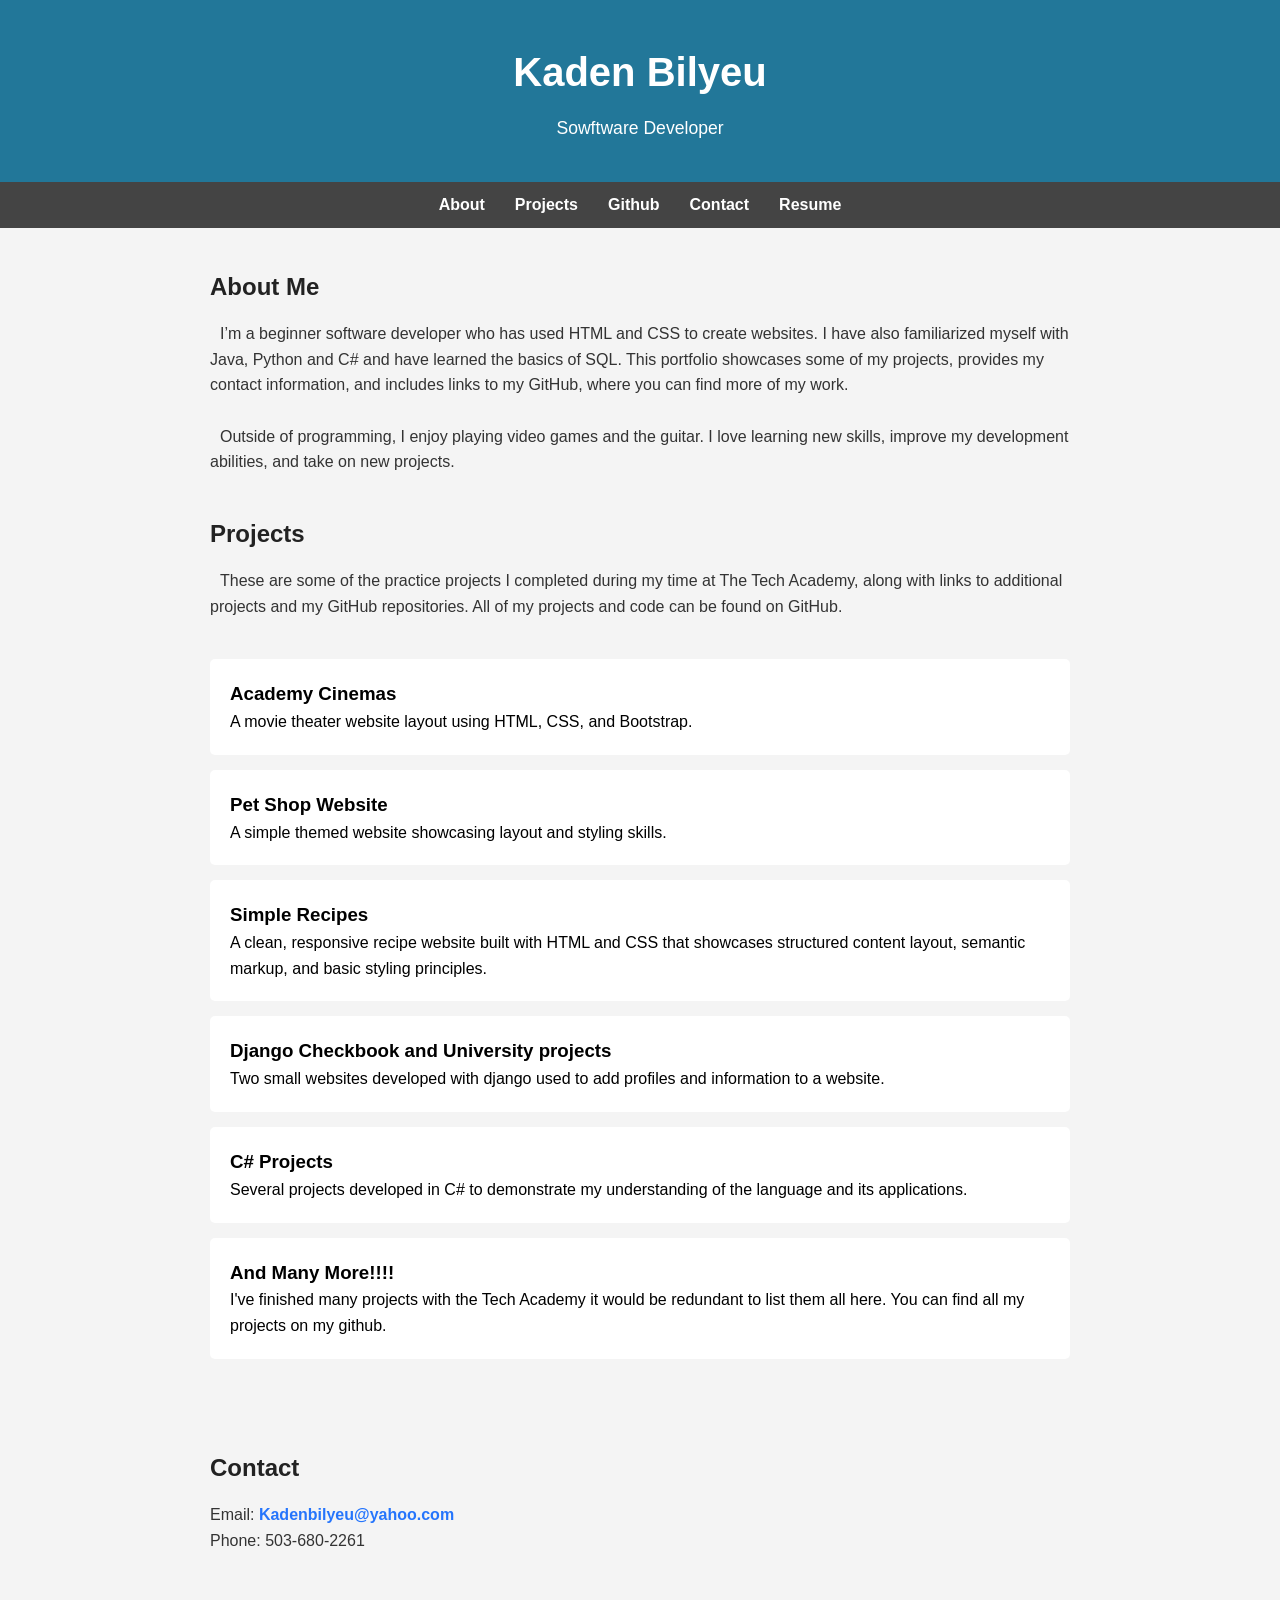
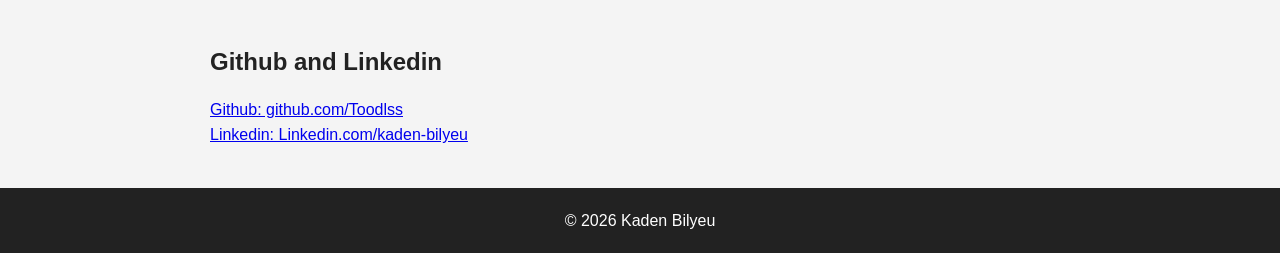
<file: index.html>
<!DOCTYPE html>
<html lang="en">

<head>
  <meta charset="UTF-8">
  <meta name="viewport" content="width=device-width, initial-scale=1.0">
  <title>Kaden Bilyeu | Portfolio</title>
  <link rel="stylesheet" href="style.css">
</head>

<body>
  <!-- Header -->
  <header>
    <h1>Kaden Bilyeu</h1>
    <p>Sowftware Developer</p>
  </header>

  <!-- Navigation -->
  <nav>
    <a href="#about">About</a>
    <a href="#projects">Projects</a>
    <a href="#github">Github</a>
    <a href="#contact">Contact</a>
    <a href="https://docs.google.com/document/d/1kjhPe_9Bqmi9ycMX9lckF59h-NpUZHLRDqAdA4Li2pM/edit?tab=t.0">Resume</a>
  </nav>

  <!-- About Section -->
  <section id="about">
    <h2>About Me</h2>
    <p style="text-indent: 10px;">
      I’m a beginner software developer who has used HTML and CSS to create
      websites. I have also familiarized myself with Java, Python and C# and have
      learned the basics of SQL. This portfolio showcases some of my projects,
      provides my contact information, and includes links to my GitHub,
      where you can find more of my work.
    </p>
    <br>
    <p style="text-indent: 10px;">

      Outside of programming, I enjoy playing video games and the guitar.
      I love learning new skills, improve my development abilities,
      and take on new projects.
    </p>
  </section>

  <!-- Projects Section -->
  <section>
    <h2>Projects</h2>

    <p style="text-indent: 10px;">
      These are some of the practice projects I completed during my time at The Tech Academy, 
      along with links to additional projects and my GitHub repositories. 
      All of my projects and code can be found on GitHub.</p>
  </section>
  <section id="projects">
    <a href="Academy-Cinemas\Index.html" class="project-link">
      <div class="project">
        <h3>Academy Cinemas</h3>
        <p>A movie theater website layout using HTML, CSS, and Bootstrap.</p>
      </div>
    </a>

    <a href="The-Pet-Shop-Website\index.html" class="project-link">
      <div class="project">
        <h3>Pet Shop Website</h3>
        <p>A simple themed website showcasing layout and styling skills.</p>
      </div>
    </a>

    <a href="Simple-recipes\index.html" class="project-link">
      <div class="project">
        <h3>Simple Recipes</h3>
        <p>A clean, responsive recipe website built with HTML and CSS that showcases structured content layout, semantic
          markup, and basic styling principles.</p>
      </div>
    </a>

    <a href="https://github.com/Toodlss/Python-Projects" class="project-link">
      <div class="project">
        <h3>Django Checkbook and University projects</h3>
        <p>Two small websites developed with django used to add profiles
          and information to a website.
        </p>
      </div>
    </a>

    <a href="https://github.com/Toodlss/C-Sharp-Projects/tree/main" class="project-link">
      <div class="project">
        <h3>C# Projects</h3>
        <p>Several projects developed in C# to demonstrate my understanding of the language and its applications.
        </p>
      </div>
    </a>

    <a href="https://github.com/Toodlss?tab=repositories" class="project-link">
      <div class="project">
        <h3>And Many More!!!!</h3>
        <p>I've finished many projects with the Tech Academy it would
          be redundant to list them all here. You can find all my projects
          on my github.
        </p>
      </div>
    </a>

  </section>




  <!-- Contact Section -->
  <section id="contact">
    <h2>Contact</h2>
    <p>
      Email:
      <a href="mailto:Kadenbilyeu@yahoo.com">
        Kadenbilyeu@yahoo.com
      </a>
    </p>
    <p>
      Phone: 503-680-2261
    </p>
  </section>

  <section id="github">
    <h2>Github and Linkedin</h2>
    <p><a href="https://github.com/Toodlss" target="_blank">
        Github: github.com/Toodlss
      </a></p>
      <a href="https://www.linkedin.com/in/kaden-bilyeu-63063b35a" target="_blank">
        Linkedin: Linkedin.com/kaden-bilyeu
      </a>
  </section>

  <!-- Footer -->
  <footer>
    <p>© 2026 Kaden Bilyeu</p>
  </footer>

</body>

</html>
</file>
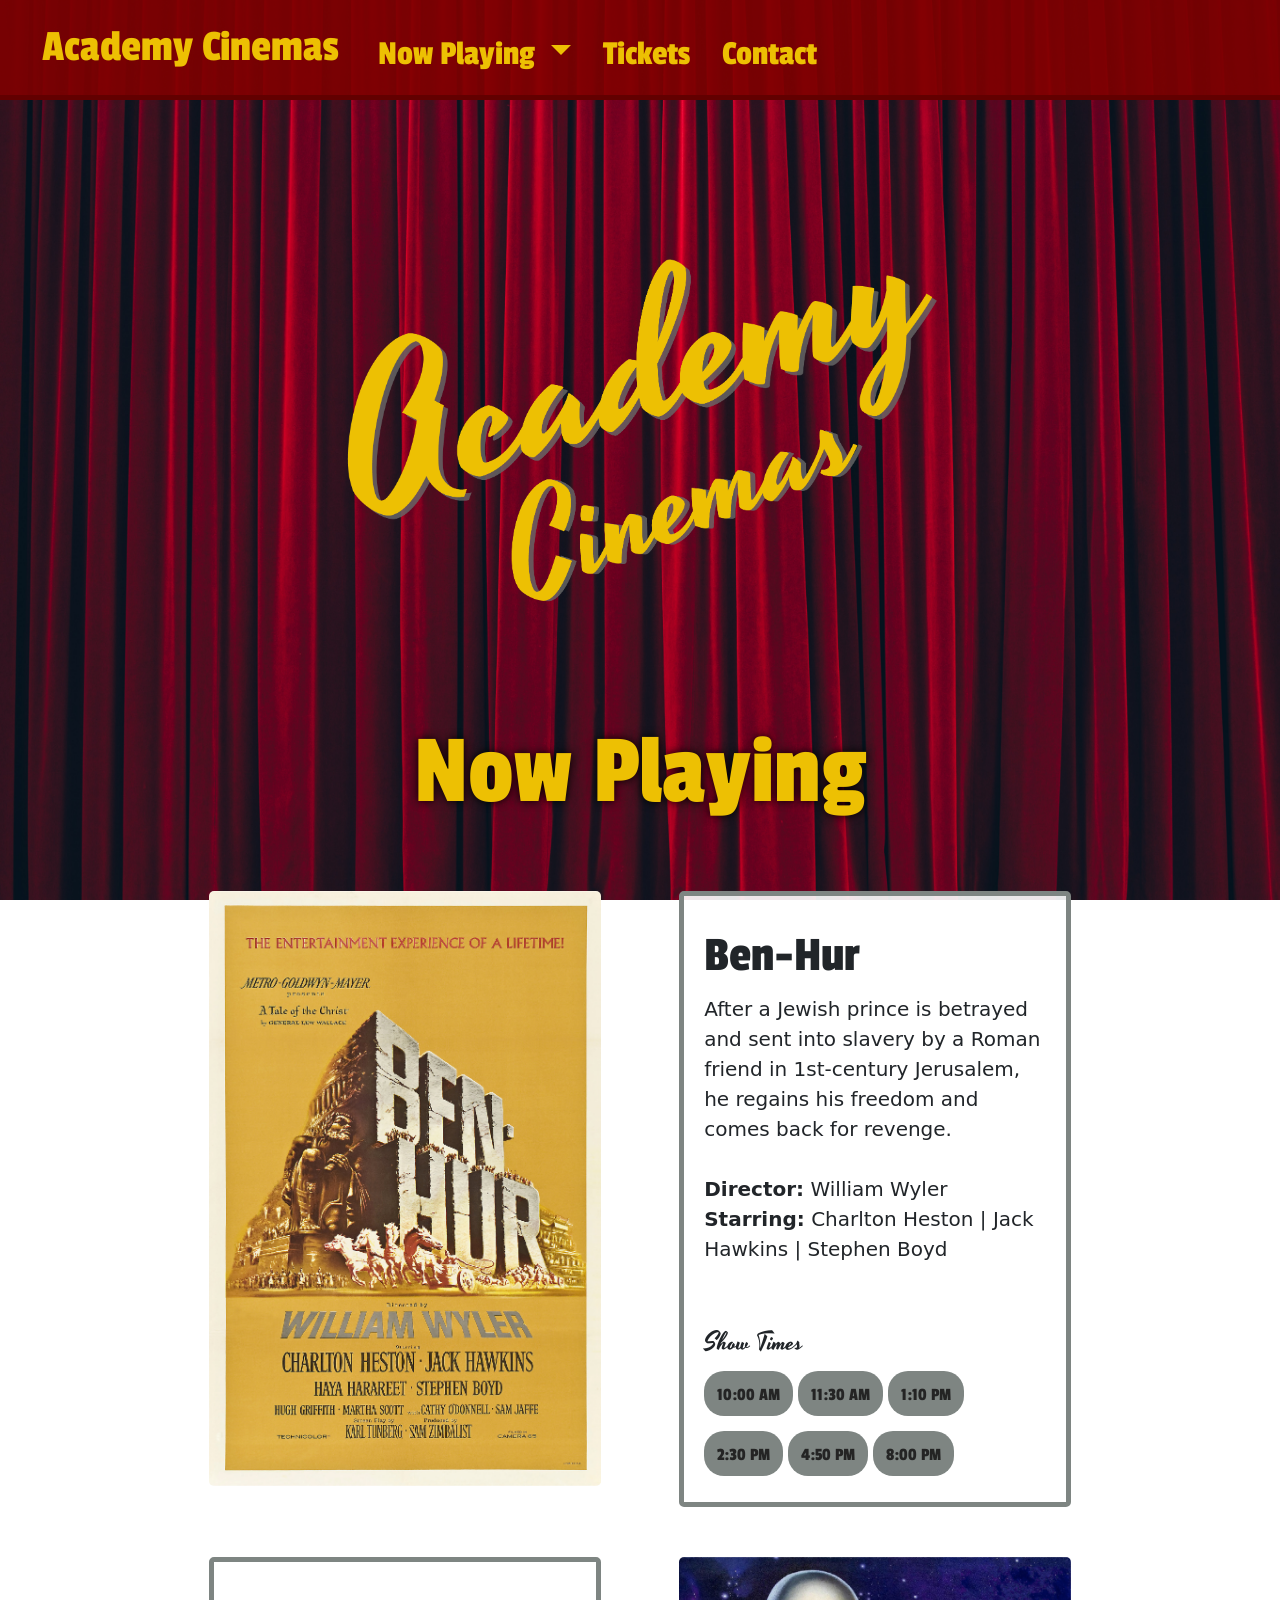
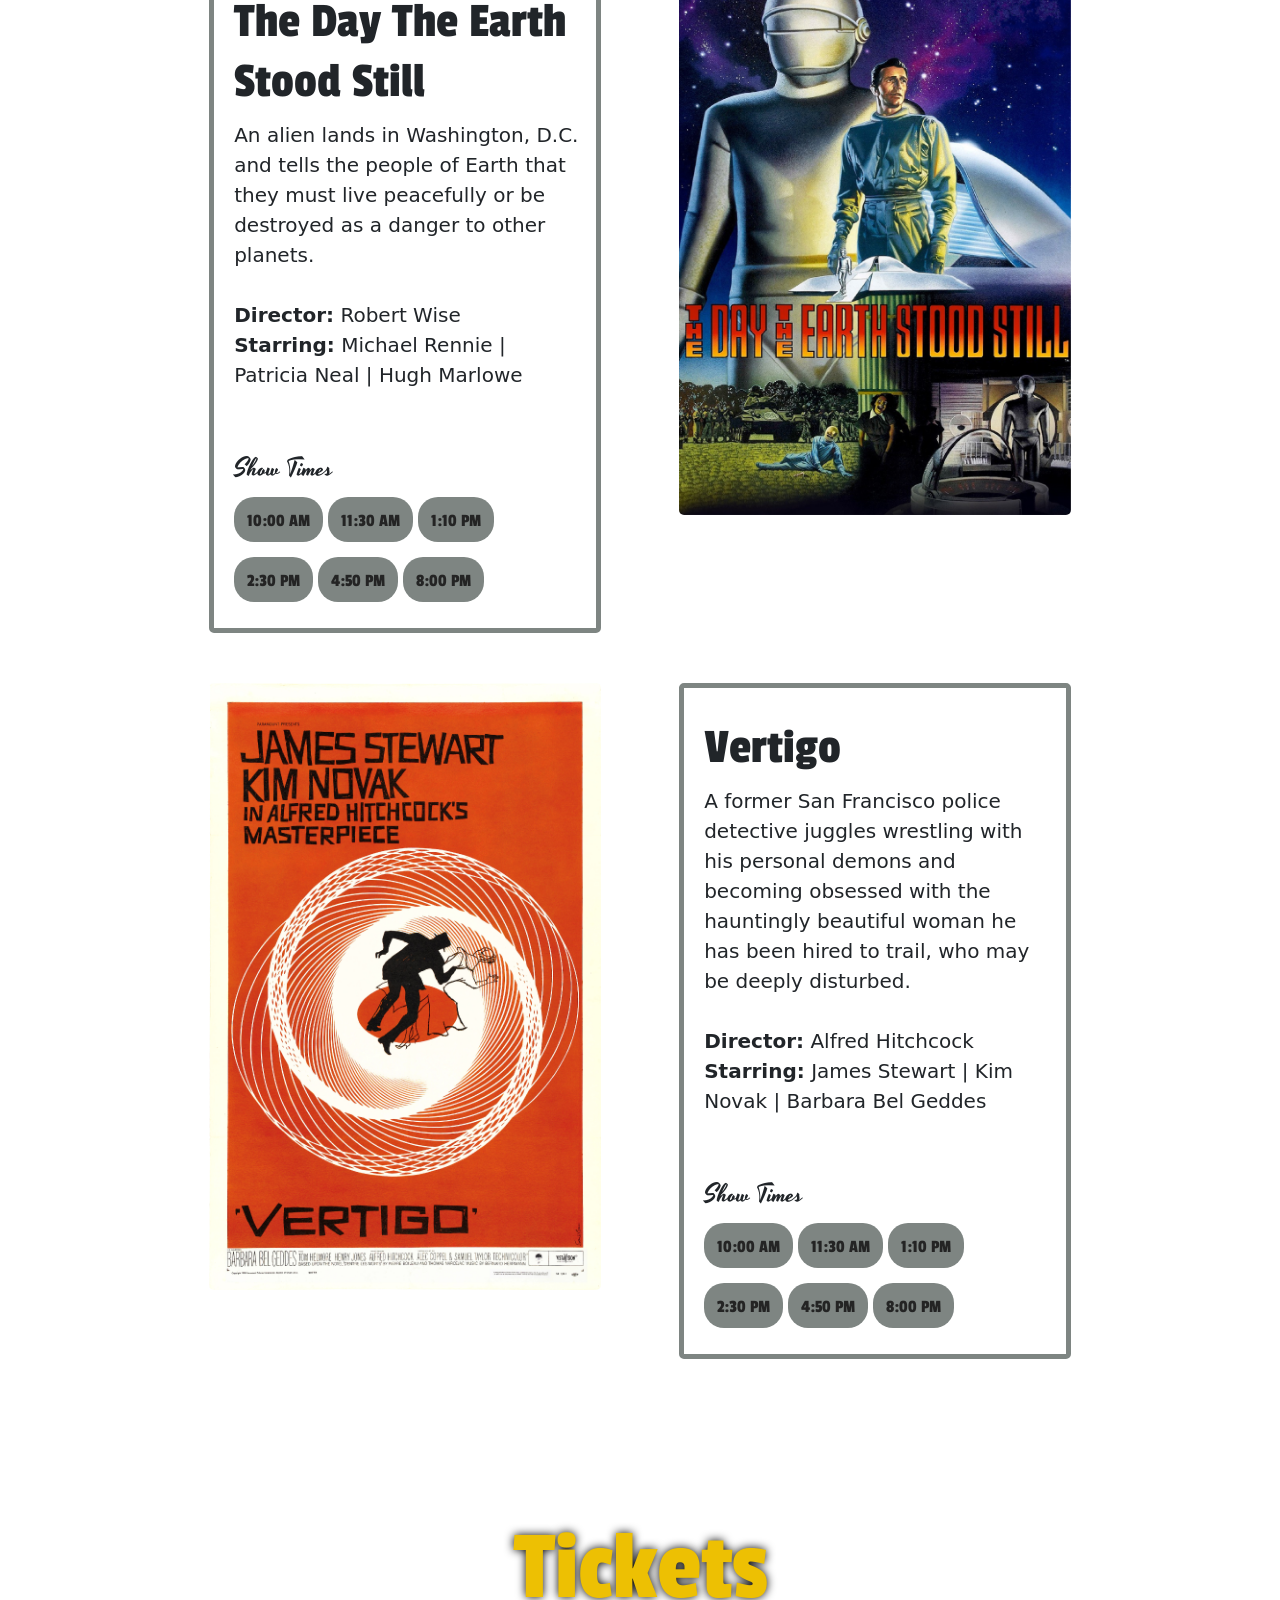
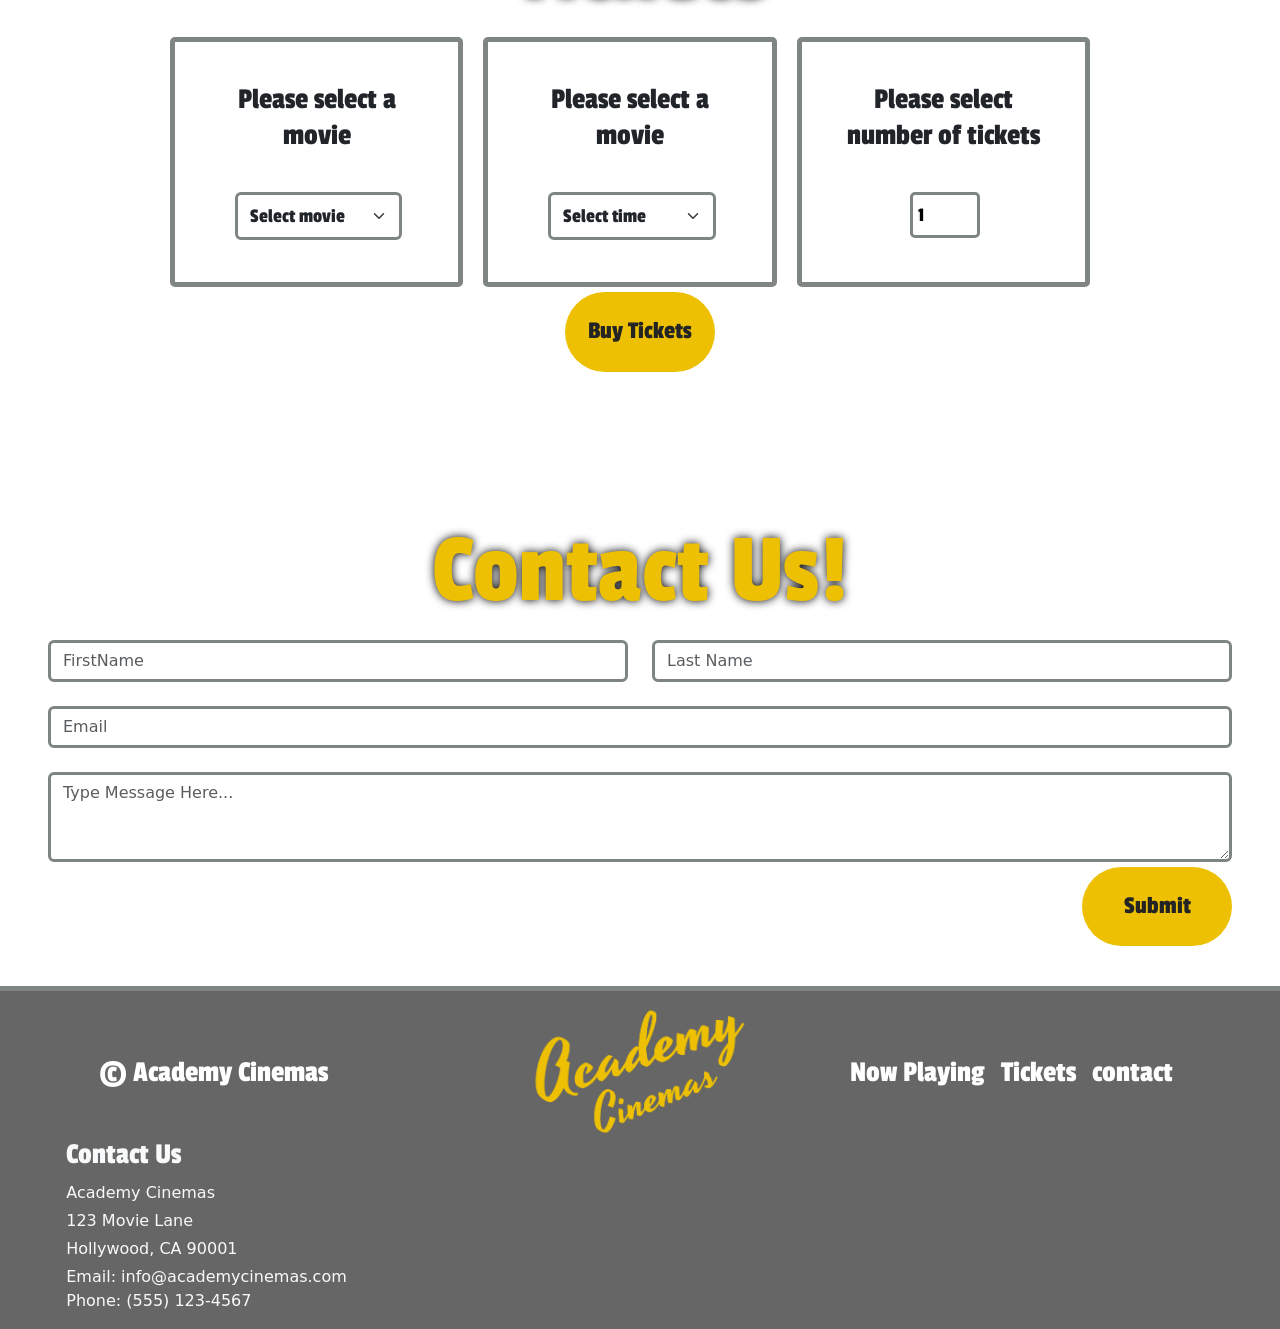
<file: Academy-Cinemas/Index.html>
<!doctype html>
<html lang="en">

<head>
  <meta charset="utf-8">
  <meta name="viewport" content="width=device-width, initial-scale=1">

  <title>Academy Cinemas</title>
  <!--bootstrap css-->
  <link href="https://cdn.jsdelivr.net/npm/bootstrap@5.3.8/dist/css/bootstrap.min.css" rel="stylesheet"
    integrity="sha384-sRIl4kxILFvY47J16cr9ZwB07vP4J8+LH7qKQnuqkuIAvNWLzeN8tE5YBujZqJLB" crossorigin="anonymous">
  <!--custom css-->
  <link href="css/custom.css" rel="stylesheet">
  <link href="css/custom-css-media.css" rel="stylesheet">
</head>

<body>
  <!--NAVBAR-->
  <nav class="navbar navbar-expand-lg sticky-top">
    <div class="container-fluid">
      <a class="navbar-brand" href="#">Academy Cinemas</a>
      <button class="navbar-toggler" type="button" data-bs-toggle="collapse" data-bs-target="#navbarNavDropdown"
        aria-controls="navbarNavDropdown" aria-expanded="false" aria-label="Toggle navigation">
        <span class="navbar-toggler-icon"></span>
      </button>
      <div class="collapse navbar-collapse" id="navbarNavDropdown">
        <ul class="navbar-nav">
          <li class="nav-item dropdown">
            <a class="nav-link dropdown-toggle" href="#" role="button" data-bs-toggle="dropdown" aria-expanded="false">
              Now Playing
            </a>
            <ul class="dropdown-menu">
              <li><a class="dropdown-item" href="#ben-hur">Ben Hur</a></li>
              <li><a class="dropdown-item" href="#stood-still">The Day The Earth Stood Still</a></li>
              <li><a class="dropdown-item" href="#vertigo">Vertigo</a></li>
            </ul>
          <li class="nav-item">
            <a class="nav-link" href="#tickets">Tickets</a>
          </li>
          <li class="nav-item">
            <a class="nav-link" href="#contact">Contact</a>
          </li>
        </ul>
      </div>
    </div>
  </nav>
  <header class="row justify-content-center">
    <img src="images/logo.png" class="img-fluid col-lg-6" id="header-image" alt="Academy Cinemas logo">
  </header>
  <section>
    <!--Ben-Hur-->
    <div class="container" id="now-playing">
      <h1>Now Playing</h1>
      <div class="d-flex flex-row flex-wrap spacer" id="ben-hur">
        <div class="col-lg-5 mx-auto">
          <span class="d-inline-block" tabindex="0" 
            data-bs-toggle="popover" 
            data-bs-trigger="hover focus"
            data-bs-img="images/four-and-half-stars.png"
            data-bs-title="Ben Hur Rating">
            <img src="images/ben-hur.jpg" class="img-fluid" alt="Ben-Hur movie poster">
          </span>

        </div>
        <div class="card col-lg-5 mx-auto">
          <div class="card-body">
            <h3 class="card-title">Ben-Hur</h3>
            <!--BEN-HUR MOVIE DESCRIPTION-->
            <p class="lead">
              After a Jewish prince is betrayed and sent into slavery by a Roman friend in
              1st-century Jerusalem, he regains his freedom and comes back for revenge.
              <br>
              <br>
              <b>Director:</b> William Wyler
              <br>
              <b>Starring:</b> Charlton Heston | Jack Hawkins | Stephen Boyd
            </p>
            <br>
            <br>
            <!--BEN-HUR SHOW TIMES-->
            <h4 class="card-title">Show Times</h4>
            <div class="row">
              <div class="col">
                <a class="btn" href="#tickets" role="button">10:00 AM</a>
                <a class="btn" href="#tickets" role="button">11:30 AM</a>
                <a class="btn" href="#tickets" role="button">1:10 PM</a>
              </div>
            </div>
            <div class="row">
              <div class="col">
                <a class="btn" href="#tickets" role="button">2:30 PM</a>
                <a class="btn" href="#tickets" role="button">4:50 PM</a>
                <a class="btn" href="#tickets" role="button">8:00 PM</a>
              </div>
            </div>
          </div>
        </div>
      </div>
      <!--the day the earth stood still-->
      <div class="d-flex flex-row flex-wrap-reverse spacer" id="The Day The Earth Stood Still">
        <div class="card col-lg-5 mx-auto">
          <div class="card-body">
            <h3 class="card-title">The Day The Earth Stood Still</h3>
            <!--The Day The Earth Stood Still MOVIE DESCRIPTION-->
            <p class="lead">
              An alien lands in Washington, D.C. and tells the people of Earth that they must
              live peacefully or be destroyed as a danger to other planets.
              <br>
              <br>
              <b>Director:</b> Robert Wise
              <br>
              <b>Starring:</b> Michael Rennie | Patricia Neal | Hugh Marlowe
            </p>
            <br>
            <br>
            <!--VERTIGO-->
            <h4 class="card-title">Show Times</h4>
            <div class="row">
              <div class="col">
                <a class="btn" href="#tickets" role="button">10:00 AM</a>
                <a class="btn" href="#tickets" role="button">11:30 AM</a>
                <a class="btn" href="#tickets" role="button">1:10 PM</a>
              </div>
            </div>
            <div class="row">
              <div class="col">
                <a class="btn" href="#tickets" role="button">2:30 PM</a>
                <a class="btn" href="#tickets" role="button">4:50 PM</a>
                <a class="btn" href="#tickets" role="button">8:00 PM</a>
              </div>
            </div>
          </div>
        </div>
        <div class="col-lg-5 mx-auto">
            <span class="d-inline-block" tabindex="0" 
            data-bs-toggle="popover" 
            data-bs-trigger="hover focus"
            data-bs-img="images/four-stars.png"
            data-bs-title="The Day The Earth Stood Still Rating">
            <img src="images/earth-stood-still.jpg" class="img-fluid" alt="The Day The Earth Stood Still Movie Poster">
          </span>
        </div>
      </div>
      <div class="d-flex flex-row flex-wrap spacer" id="vertigo">
        <div class="col-lg-5 mx-auto">
            <span class="d-inline-block" tabindex="0" 
            data-bs-toggle="popover" 
            data-bs-trigger="hover focus"
            data-bs-img="images/four-stars.png"
            data-bs-title="Vertigo">
            <img src="images/vertigo.jpg" class="img-fluid" alt="Vertigo movie poster">
          </span>
        </div>
        <div class="card col-lg-5 mx-auto">
          <div class="card-body">
            <h3 class="card-title">Vertigo</h3>
            <!--Vertigo MOVIE DESCRIPTION-->
            <p class="lead">
              A former San Francisco police detective juggles wrestling with
              his personal demons and becoming obsessed with the hauntingly
              beautiful woman he has been hired to trail, who may be deeply disturbed.
              <br>
              <br>
              <b>Director:</b> Alfred Hitchcock
              <br>
              <b>Starring:</b> James Stewart | Kim Novak | Barbara Bel Geddes
            </p>
            <br>
            <br>
            <!--BEN-HUR SHOW TIMES-->
            <h4 class="card-title">Show Times</h4>
            <div class="row">
              <div class="col">
                <a class="btn" href="#tickets" role="button">10:00 AM</a>
                <a class="btn" href="#tickets" role="button">11:30 AM</a>
                <a class="btn" href="#tickets" role="button">1:10 PM</a>
              </div>
            </div>
            <div class="row">
              <div class="col">
                <a class="btn" href="#tickets" role="button">2:30 PM</a>
                <a class="btn" href="#tickets" role="button">4:50 PM</a>
                <a class="btn" href="#tickets" role="button">8:00 PM</a>
              </div>
            </div>
          </div>
        </div>
      </div>
    </div>
  </section>
  <section>
    <div class="container spacer" id="tickets">
      <h1>Tickets</h1>
      <div class="d-flex flex-row flex-wrap">
        <!--MOVIE SELECTION-->
        <div class="col">
          <div class="card text-center">
            <h5 class="card-title">Please select a movie</h5>
            <div class="card-body">
              <select id="movieSelect" class="form-select" aria-label="Movie title selection">
                <option selected>Select movie</option>
                <option value="1">Ben-Hur</option>
                <option value="2">The Day the Earth Stood Still</option>
                <option value="3">Vertigo</option>
              </select>
            </div>
          </div>
        </div>
        <div class="col">
          <div class="card text-center">
            <h5 class="card-title">Please select a movie</h5>
            <div class="card-body">
              <select id="timeSelect" class="form-select" aria-label="Show Time Selection selection">
                <option selected>Select time</option>
                <option value="1">10:00 AM</option>
                <option value="2">11:30 AM</option>
                <option value="3">1:10 PM</option>
                <option value="4">2:30 PM</option>
                <option value="5">4:50 PM</option>
                <option value="6">8:00 PM</option>
              </select>
            </div>
          </div>
        </div>
        <!--number of tickets-->
        <div class="col">
          <div class="card text-center">
            <h5 class="card-title">Please select number of tickets</h5>
            <div class="card-body">
              <input type="number" id="quantity" value="1" step="1">
            </div>
          </div>
        </div>
      </div>
      <div class="row justify-content-center">
        <div class="col-auto">
          <button type="submit" class="btn yellow-btn" onclick="buyTickets()">Buy Tickets</button>
        </div>
      </div>
    </div>
  </section>
  <!--BOOTSTRAP TOAST-->
 <div id="toastDisplay" class="custom-toast toast" role="alert" aria-live="assertive" aria-atomic="true">
  <div class="toast-header">
    <strong class="me-auto">Ticket Informmation</strong>
    <button type="button" class="btn-close" data-bs-dismiss="toast" aria-label="Close"></button>
  </div>
  <div id="toastBody" class="toast-body">
   <!--selected options will be displayed here-->
  </div>
</div>
  <!--CONTACT FORM-->
  <section>
    <div class="contaiiner" id="contact">
      <h1>Contact Us!</h1>
      <div class="row gy-4 px-2 px-md-5">
        <div class="col">
          <input type="text" class="form-control" placeholder="FirstName"></input>
        </div>
        <div class="col">
          <input type="text" class="form-control" placeholder="Last Name"></input>
        </div>
        <div>
          <input type="email" class="form-control" placeholder="Email">
        </div>
        <div>
          <textarea class="form-control" rows="3" placeholder="Type Message Here..."></textarea>
          <button type="submit" class="btn yellow-btn" id="contact-submit">Submit</button>
        </div>
      </div>
    </div>
  </section>
  <section>
    <div>
      <div class="container-fluid">
        <footer class="d-flex flex-wrap justify-content-center align-items-center py-3">
          <p class="col-md-4 mb-0 footer-text">
            &copy; Academy Cinemas
          </p>

          <img src="images/logo.png" class="col-md-4 footer-img" alt="Academy Cinemas Logo"></img>

          <ul class="nav col-md-4 justify-content-end">
            <li class="nav-item">
              <a href="#now-playing" class="nav-link px-2 footer-text">Now Playing</a>
            </li>
            <li class="nav-item">
              <a href="#tickets" class="nav-link px-2 footer-text">Tickets</a>
            </li>
            <li class="nav-item">
              <a href="#contact" class="nav-link px-2 footer-text">contact</a>
            </li>
          </ul>
          <div class="row text-light justi">
            <h5>Contact Us</h5>
            <p class="mb-1">Academy Cinemas</p>
            <p class="mb-1">123 Movie Lane</p>
            <p class="mb-1">Hollywood, CA 90001</p>
            <p class="mb-0">Email: info@academycinemas.com</p>
            <p class="mb-0">Phone: (555) 123-4567</p>
          </div>
        </footer>
      </div>
    </div>
  </section>
  <!-- Jquery link for mobile menu collapse and nav shrink and scroll -->
  <script src="https://code.jquery.com/jquery-3.5.1.min.js"></script>
  <script src="https://cdn.jsdelivr.net/npm/@popperjs/core@2.11.8/dist/umd/popper.min.js"
    integrity="sha384-I7E8VVD/ismYTF4hNIPjVp/Zjvgyol6VFvRkX/vR+Vc4jQkC+hVqc2pM8ODewa9r"
    crossorigin="anonymous"></script>
  <script src="https://cdn.jsdelivr.net/npm/bootstrap@5.3.8/dist/js/bootstrap.min.js"
    integrity="sha384-G/EV+4j2dNv+tEPo3++6LCgdCROaejBqfUeNjuKAiuXbjrxilcCdDz6ZAVfHWe1Y"
    crossorigin="anonymous"></script>
  <script src="javascript/javascript.js"></script>
</body>

</html>
</file>
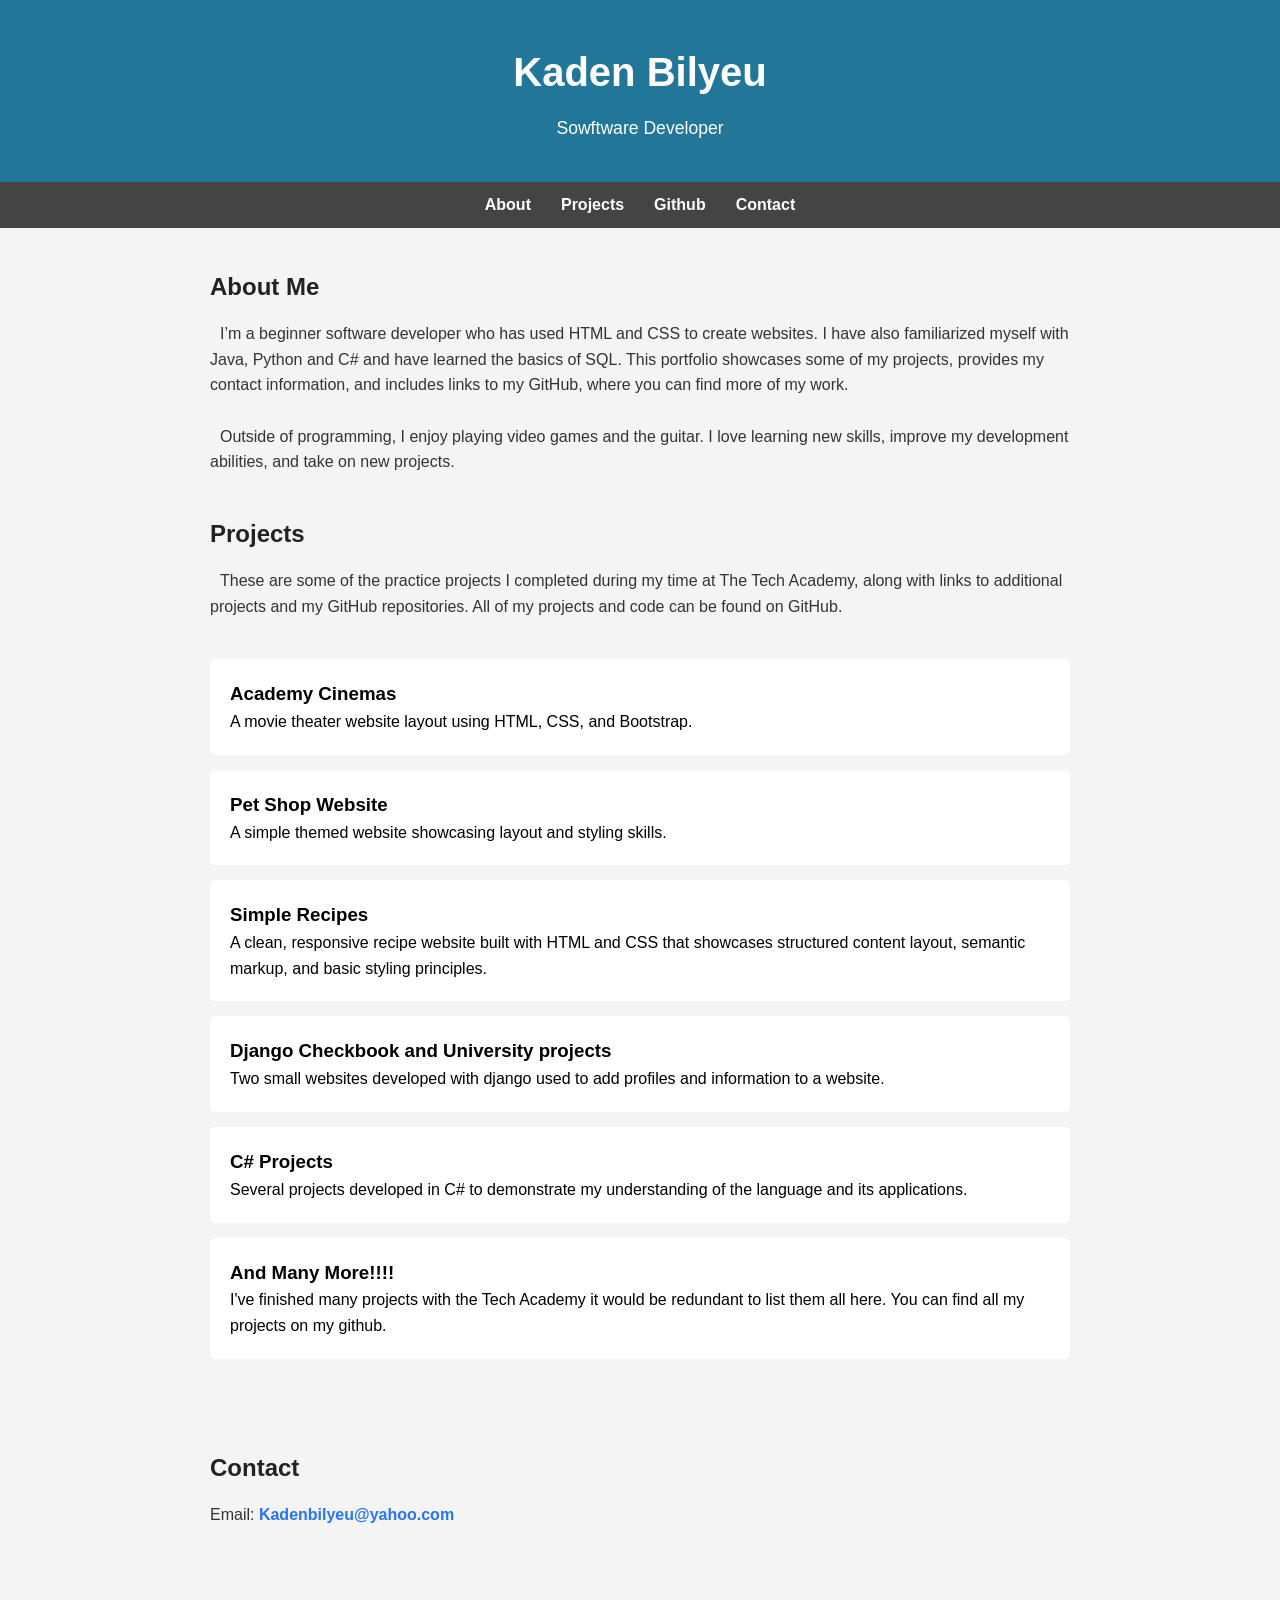
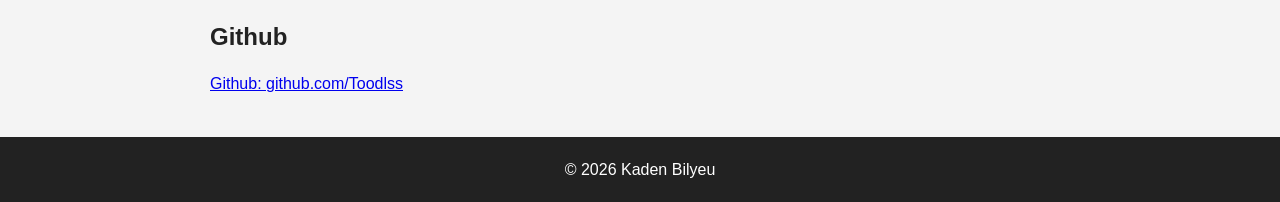
<file: Github.io/index.html>
<!DOCTYPE html>
<html lang="en">

<head>
  <meta charset="UTF-8">
  <meta name="viewport" content="width=device-width, initial-scale=1.0">
  <title>Kaden Bilyeu | Portfolio</title>
  <link rel="stylesheet" href="style.css">
</head>

<body>
  <!-- Header -->
  <header>
    <h1>Kaden Bilyeu</h1>
    <p>Sowftware Developer</p>
  </header>

  <!-- Navigation -->
  <nav>
    <a href="#about">About</a>
    <a href="#projects">Projects</a>
    <a href="#github">Github</a>
    <a href="#contact">Contact</a>
  </nav>

  <!-- About Section -->
  <section id="about">
    <h2>About Me</h2>
    <p style="text-indent: 10px;">
      I’m a beginner software developer who has used HTML and CSS to create
      websites. I have also familiarized myself with Java, Python and C# and have
      learned the basics of SQL. This portfolio showcases some of my projects,
      provides my contact information, and includes links to my GitHub,
      where you can find more of my work.
    </p>
    <br>
    <p style="text-indent: 10px;">

      Outside of programming, I enjoy playing video games and the guitar.
      I love learning new skills, improve my development abilities,
      and take on new projects.
    </p>
  </section>

  <!-- Projects Section -->
  <section>
    <h2>Projects</h2>

    <p style="text-indent: 10px;">
      These are some of the practice projects I completed during my time at The Tech Academy, 
      along with links to additional projects and my GitHub repositories. 
      All of my projects and code can be found on GitHub.</p>
  </section>
  <section id="projects">
    <a href="https://github.com/Toodlss/HTML-AND-CSS-PROJECTS/tree/main/Academy-Cinemas" class="project-link">
      <div class="project">
        <h3>Academy Cinemas</h3>
        <p>A movie theater website layout using HTML, CSS, and Bootstrap.</p>
      </div>
    </a>

    <a href="https://github.com/Toodlss/HTML-AND-CSS-PROJECTS/tree/main/The-Pet-Shop-Website" class="project-link">
      <div class="project">
        <h3>Pet Shop Website</h3>
        <p>A simple themed website showcasing layout and styling skills.</p>
      </div>
    </a>

    <a href="https://github.com/Toodlss/HTML-AND-CSS-PROJECTS/tree/main/Simple-recipes" class="project-link">
      <div class="project">
        <h3>Simple Recipes</h3>
        <p>A clean, responsive recipe website built with HTML and CSS that showcases structured content layout, semantic
          markup, and basic styling principles.</p>
      </div>
    </a>

    <a href="https://github.com/Toodlss/Python-Projects" class="project-link">
      <div class="project">
        <h3>Django Checkbook and University projects</h3>
        <p>Two small websites developed with django used to add profiles
          and information to a website.
        </p>
      </div>
    </a>

    <a href="https://github.com/Toodlss/C-Sharp-Projects/tree/main" class="project-link">
      <div class="project">
        <h3>C# Projects</h3>
        <p>Several projects developed in C# to demonstrate my understanding of the language and its applications.
        </p>
      </div>
    </a>

    <a href="https://github.com/Toodlss?tab=repositories" class="project-link">
      <div class="project">
        <h3>And Many More!!!!</h3>
        <p>I've finished many projects with the Tech Academy it would
          be redundant to list them all here. You can find all my projects
          on my github.
        </p>
      </div>
    </a>

  </section>




  <!-- Contact Section -->
  <section id="contact">
    <h2>Contact</h2>
    <p>
      Email:
      <a href="mailto:Kadenbilyeu@yahoo.com">
        Kadenbilyeu@yahoo.com
      </a>
    </p>
  </section>

  <section id="github">
    <h2>Github</h2>
    <p><a href="https://github.com/Toodlss" target="_blank">
        Github: github.com/Toodlss
      </a></p>
  </section>

  <!-- Footer -->
  <footer>
    <p>© 2026 Kaden Bilyeu</p>
  </footer>

</body>

</html>
</file>
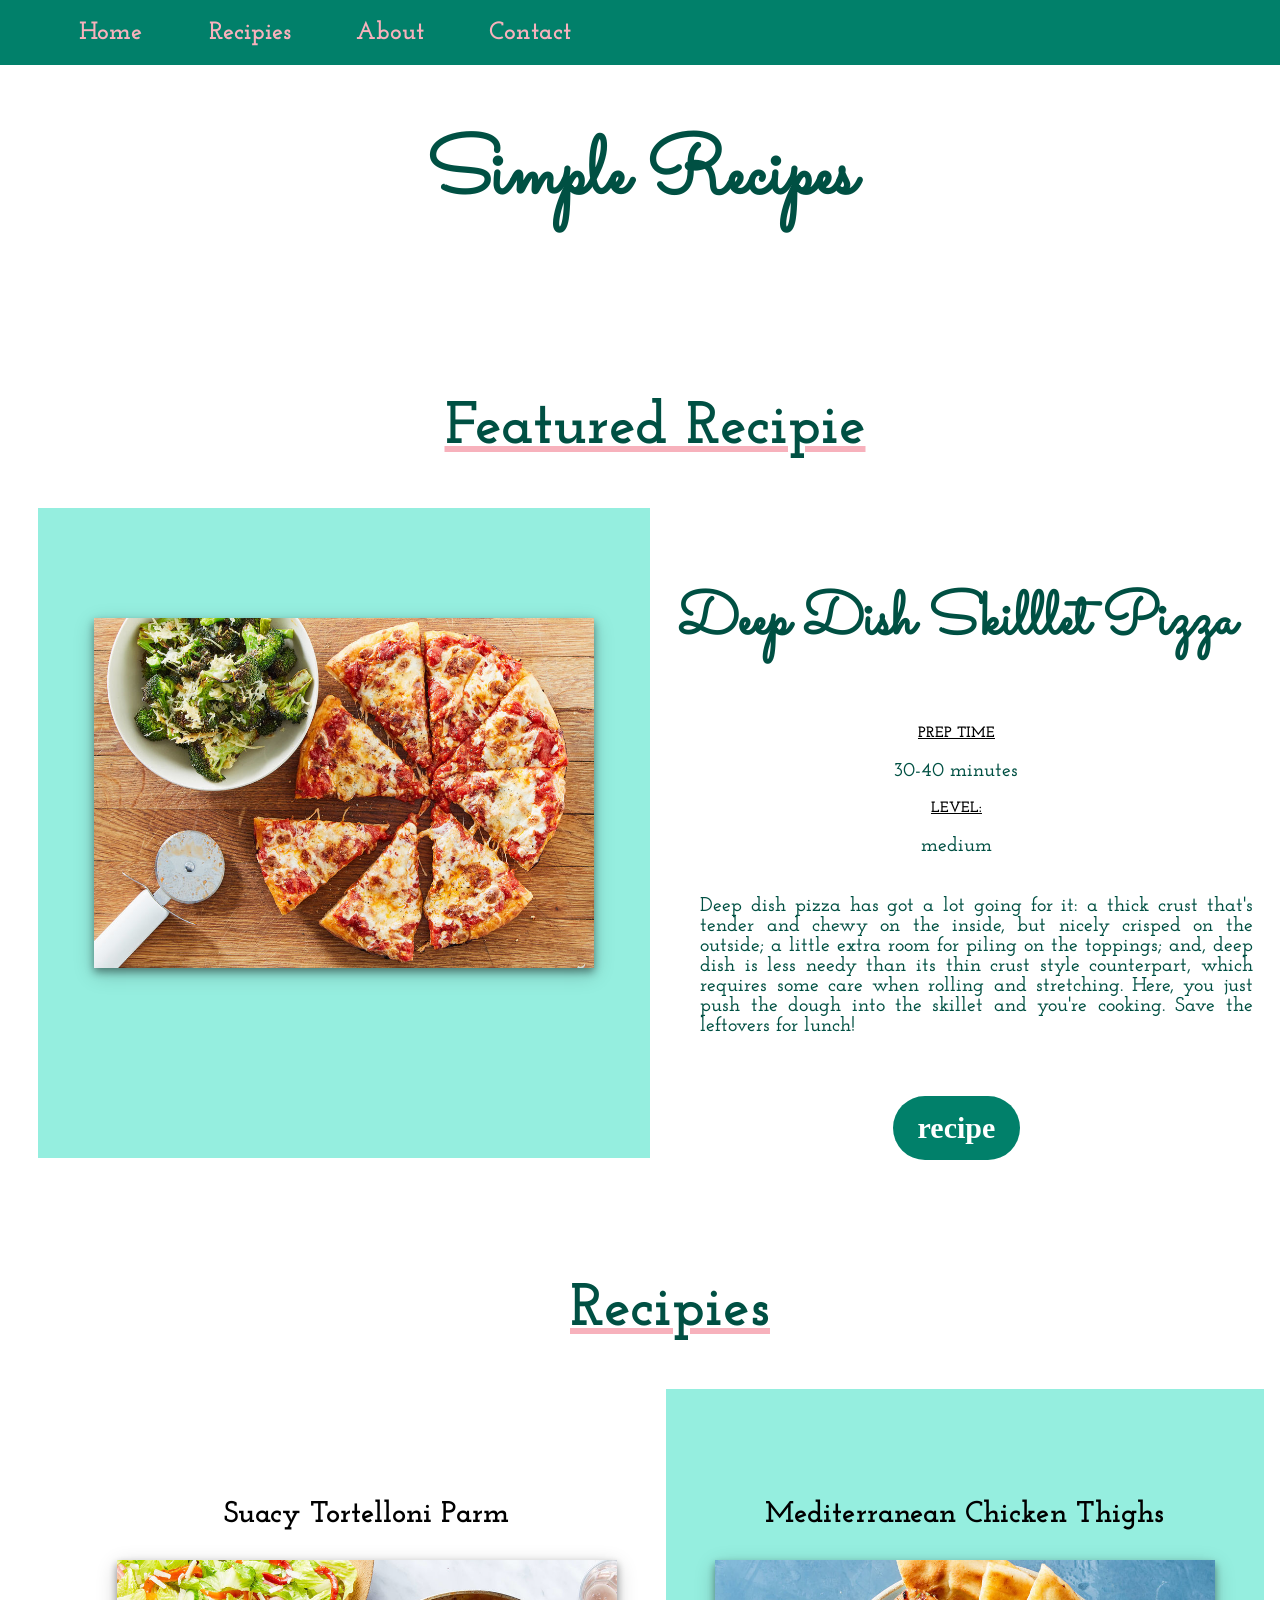
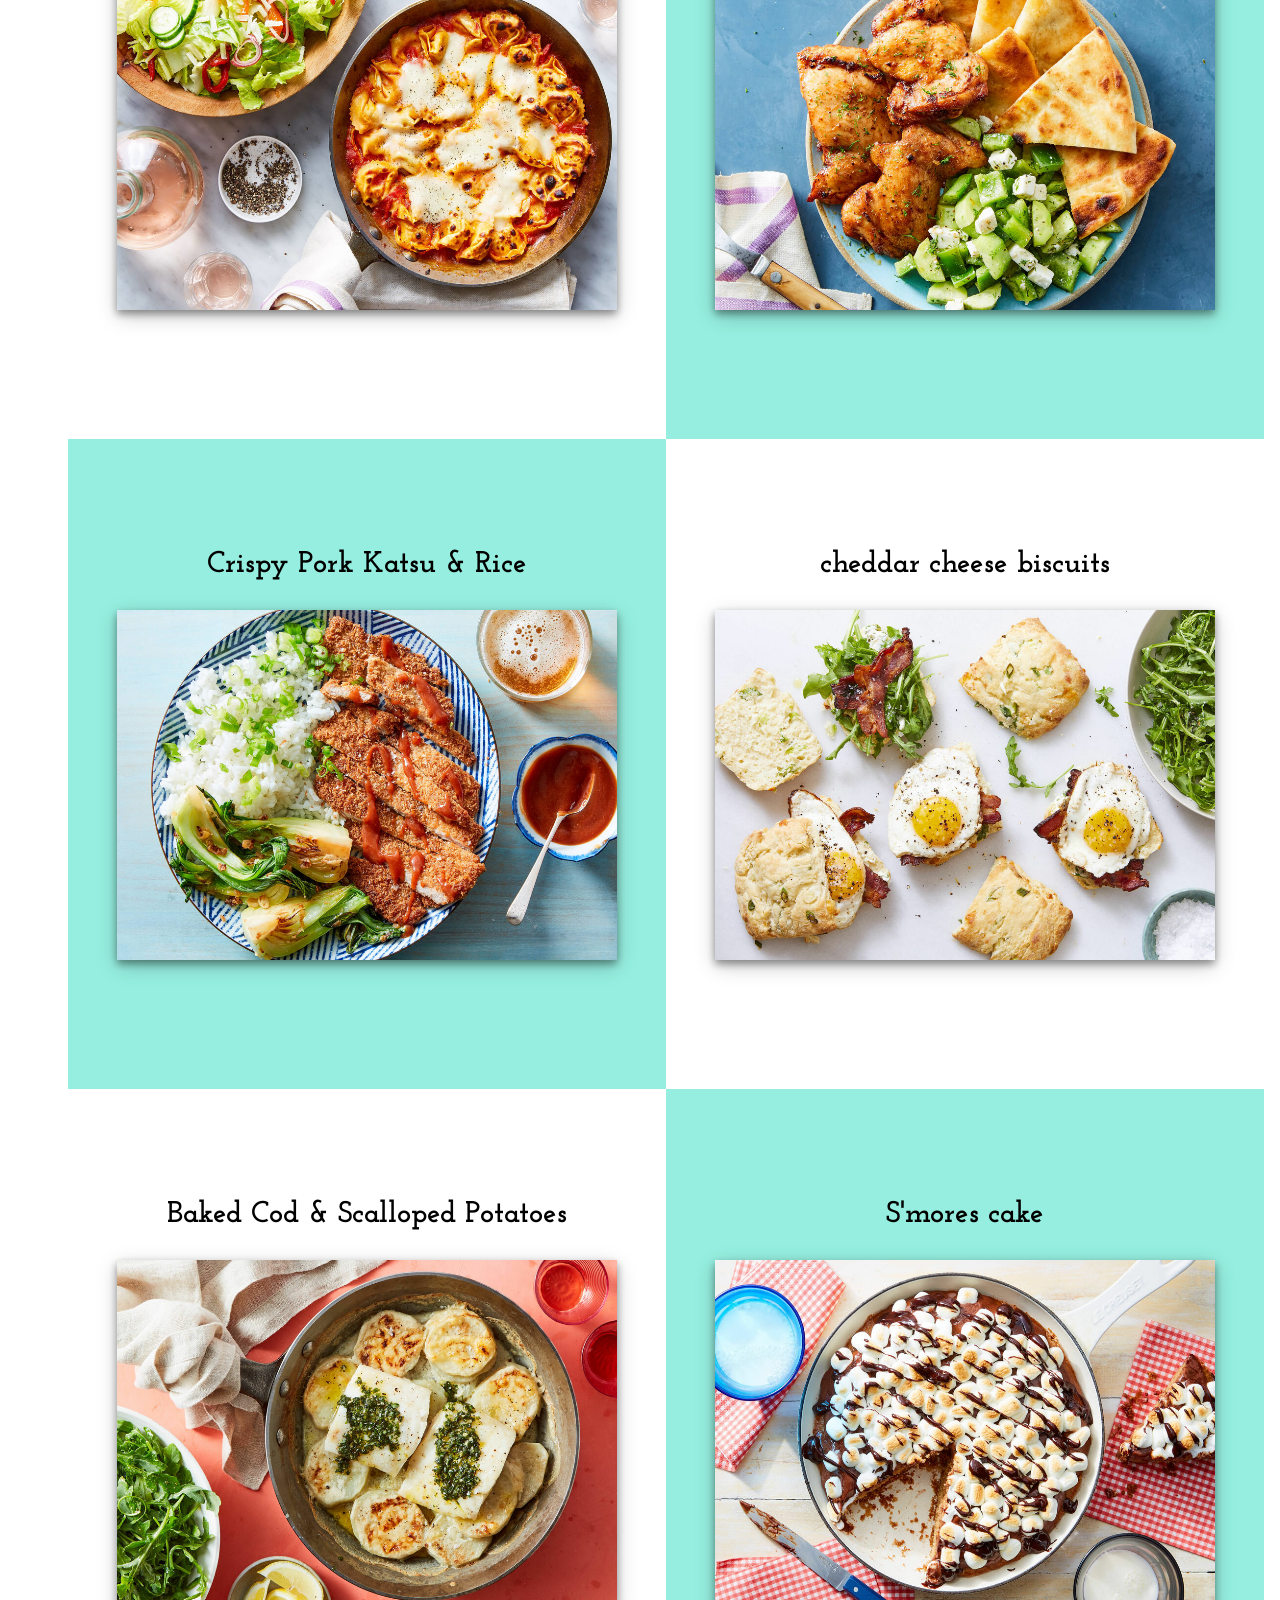
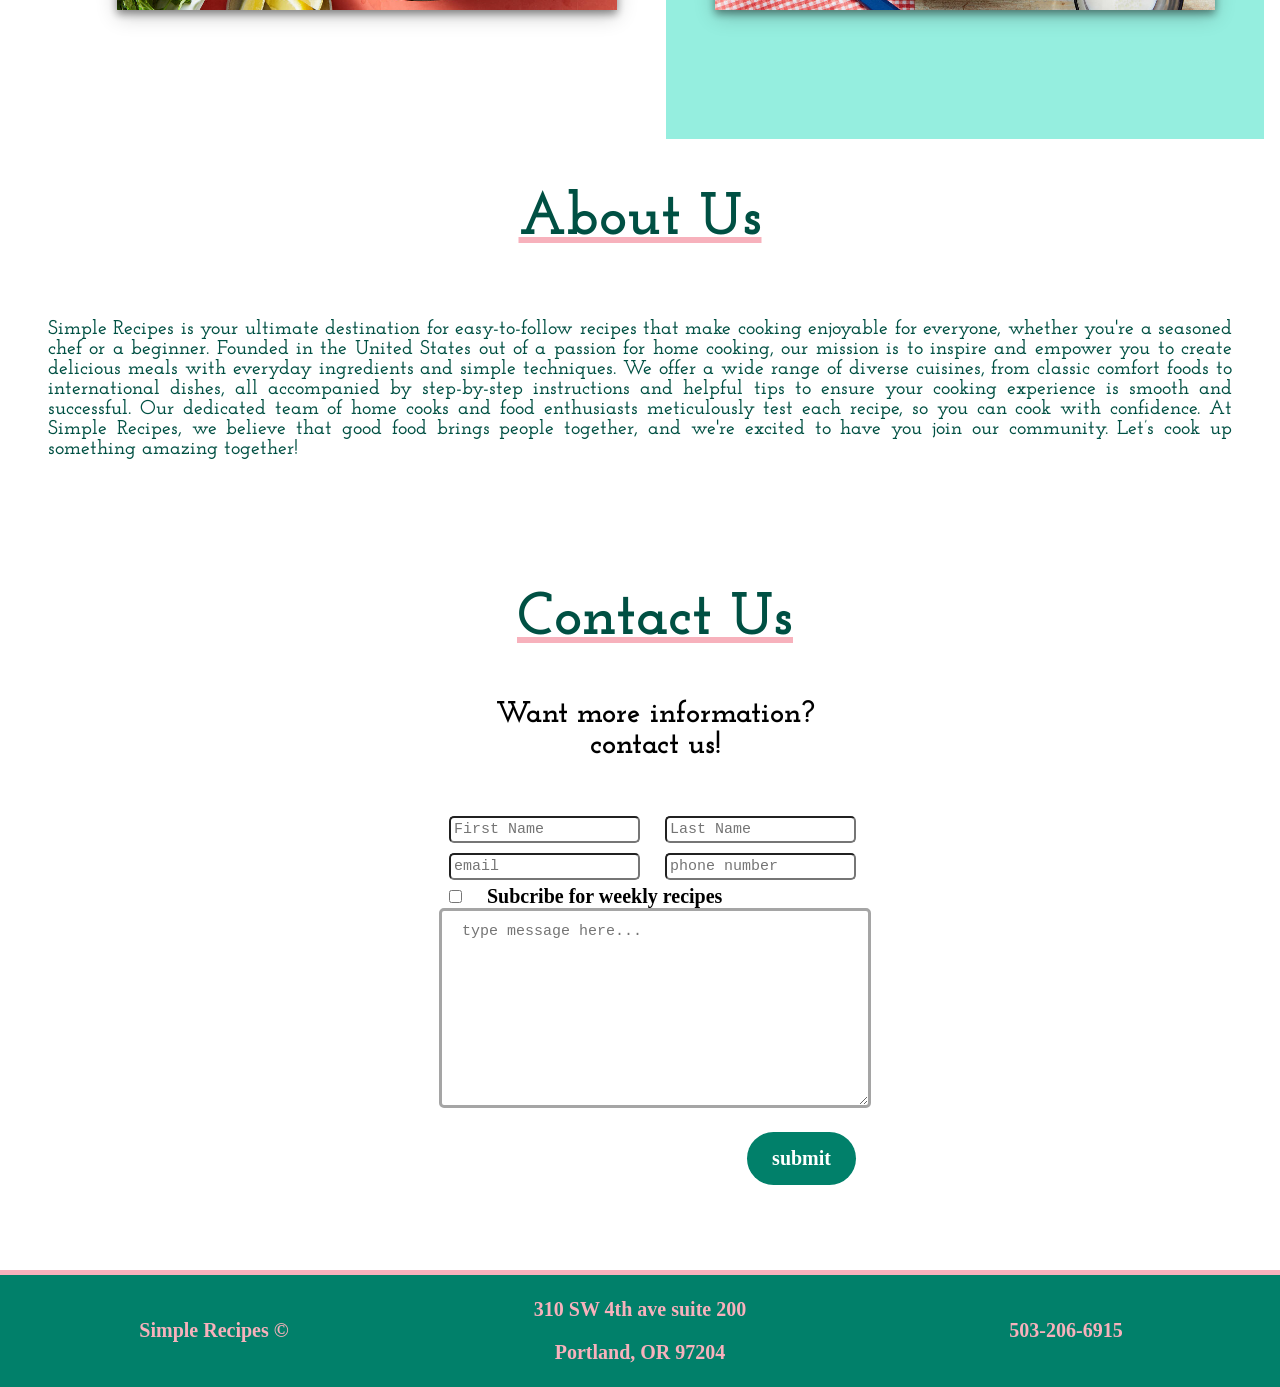
<file: Simple-recipes/index.html>
<!doctype html>
<html>

<head>
  <title>Simple Recipes</title>
  <meta charset="utf-8">
  <link href="css/style.css" rel="stylesheet">
</head>

<body>
  <!--navbar-->
  <nav>
    <ul>
      <li><a href="#">Home</a></li>
      <li class="drop"><a href="#recipes">Recipies</a>
        <div class="rollover-menu">
          <a href="#featured">Featured Recipe</a>
          <a href="#pasta">Pasta</a>
          <a href="#chicken">Chicken</a>
          <a href="#pork">Pork</a>
          <a href="#biscuits">Biscuits</a>
          <a href="#fish">Fish</a>
          <a href="#dessert">Dessert</a>
        </div>
      </li>
      <li><a href="#about">About</a></li>
      <li><a href="#contact">Contact</a></li>
    </ul>
  </nav>
  <!--header-->
  <header>
    <h1>Simple Recipes</h1>
  </header>
  <!--recipies-->
  <section>
    <!--featured-->
    <div class="container" id="featured">
      <h2>Featured Recipie</h2>
      <div class="column recipe-card-background">
        <div class="recipe-container">
          <img src="images/skillet-pizza.jpeg">
        </div>
      </div>
      <div class="column">
        <h3 id="featured-header">Deep Dish Skilllet Pizza</h3>
        <h4>Prep Time</h4>
        <P>30-40 minutes</P>
        <h4>level:</h4>
        <p>medium</p>
        <p id="featured-main-text">Deep dish pizza has got a lot going for it:
          a thick crust that's tender and chewy on the inside,
          but nicely crisped on the outside; a little extra room for piling
          on the toppings; and, deep dish is less needy than its thin crust
          style counterpart, which requires some care when rolling and stretching.
          Here, you just push the dough into the skillet and you're cooking.
          Save the leftovers for lunch!</p>
        <input id="featured-button" class="modal-button" type="button" value="recipe" href="#recipeModalOne"
          data-modal="recipeModalOne">
      </div>
      <div class="container" id="recipes">
        <h2>Recipies</h2>
        <div class="column" id="pasta">
          <div class="recipe-container">
            <h3>Suacy Tortelloni Parm</h3>
            <div class="flip">
              <div class="flip-front">
                <img src="images/tortelloni.jpeg">
              </div>
              <div class="flip-back">
                <div class="text-container">
                  <h4>Prep Time</h4>
                  <P>20 - 30 minutes</P>
                  <h4>Level</h4>
                  <p>easy</p>
                  <input class="modal-button" href="#recipeModalTwo" type="button" value="recipes">
                </div>
              </div>
            </div>
          </div>
        </div>
        <!--chicken-->
        <div class="column recipe-card-background" id="chicken">
          <div class="recipe-container">
            <h3>Mediterranean Chicken Thighs</h3>
            <div class="flip">
              <div class="flip-front">
                <img src="images/chicken-thighs.jpeg">
              </div>
              <div class="flip-back">
                <div class="text-container">
                  <h4>Prep Time</h4>
                  <P>20 - 30 minutes</P>
                  <h4>Level</h4>
                  <p>easy</p>
                  <input type="button" class="modal-button" href="#recipeModalThree" value="recipes" href="#recipeModalTwo">
                </div>
              </div>
            </div>
          </div>
        </div>
        <!--pork-->
        <div class="column recipe-card-background" id="pork">
          <div class="recipe-container">
            <h3>Crispy Pork Katsu & Rice</h3>
            <div class="flip">
              <div class="flip-front">
                <img src="images/pork-katsu.jpeg">
              </div>
              <div class="flip-back">
                <div class="text-container">
                  <h4>Prep Time</h4>
                  <P>20 - 30 minutes</P>
                  <h4>Level</h4>
                  <p>medium</p>
                  <input type="button" class="modal-button" href="#recipeModalFour" value="recipes">
                </div>
              </div>
            </div>
          </div>
        </div>
        <!--biscuits-->
        <div class="column" id="biscuit">
          <div class="recipe-container">
            <h3>cheddar cheese biscuits</h3>
            <div class="flip">
              <div class="flip-front">
                <img src="images/chedder-biscuits.jpeg">
              </div>
              <div class="flip-back">
                <div class="text-container">
                  <h4>Prep Time</h4>
                  <P>40 - 50 minutes</P>
                  <h4>Level</h4>
                  <p>medium</p>
                  <input class="modal-button" href="#recipeModalFive" type="button" value="recipes">
                </div>
              </div>
            </div>
          </div>
        </div>
        <!--fish-->
        <div class="column" id="fish">
          <div class="recipe-container">
            <h3>Baked Cod & Scalloped Potatoes</h3>
            <div class="flip">
              <div class="flip-front">
                <img src="images/baked-cod.jpeg">
              </div>
              <div class="flip-back">
                <div class="text-container">
                  <h4>Prep Time</h4>
                  <P>40 - 50 minutes</P>
                  <h4>Level</h4>
                  <p>medium</p>
                  <input type="button" class="modal-button" href="#recipeModalSix" value="recipes">
                </div>
              </div>
            </div>
          </div>
        </div>
        <!--dessert-->
        <div class="column recipe-card-background" id="dessert">
          <div class="recipe-container">
            <h3>S'mores cake</h3>
            <div class="flip">
              <div class="flip-front">
                <img src="images/smores.jpeg">
              </div>
              <div class="flip-back">
                <div class="text-container">
                  <h4>Prep Time</h4>
                  <P>50 - 60 minutes</P>
                  <h4>Level</h4>
                  <p>medium</p>
                  <input type="button" class="modal-button" href="#recipeModalSeven" value="recipes">
                </div>
              </div>
            </div>
          </div>
        </div>
      </div>
  </section>
  <!--about-->
  <h2>About Us</h2>
  <div>
    <p class="about" id="about">
      Simple Recipes is your ultimate destination for easy-to-follow recipes that make cooking enjoyable for everyone,
      whether you're a seasoned chef or a beginner. Founded in the United States out of a passion for home cooking, our
      mission is to inspire and empower you to create delicious meals with everyday ingredients and simple techniques.
      We offer a wide range of diverse cuisines, from classic comfort foods to international dishes, all accompanied by
      step-by-step instructions and helpful tips to ensure your cooking experience is smooth and successful. Our
      dedicated team of home cooks and food enthusiasts meticulously test each recipe, so you can cook with confidence.
      At Simple Recipes, we believe that good food brings people together, and we're excited to have you join our
      community. Let’s cook up something amazing together!
    </p>

  </div>
  <!--RECIPE MODALS-->
  <div id="recipeModalOne" class="recipe-modal">
    <!--modal content-->
    <div class="recipe-content">
      <span class="close-btn">&times;</span>
      <div class="modal-header">
        <h3>Deep Dish Skillet Pizza</h3>
      </div>
      <div class="modal-body">
        <div class="row">
          <div class="rp-column-1">
            <h4>Cook Time</h4>
            <p>30-40 minutes</p>
          </div>
          <div class="rp-column-1">
            <h4>Servings</h4>
            <p>6</p>
          </div>
          <div class="rp-column-1">
            <h4>Level</h4>
            <p>Medium</p>
          </div>
        </div>
        <div class="row">
          <div class="rp-column-1">
            <h4>Ingredients</h4>
            <ul class="recipe-list">
              <li>Lorem Ipsum</li>
              <li>Lorem Ipsum</li>
              <li>Lorem Ipsum</li>
              <li>Lorem Ipsum</li>
              <li>Lorem Ipsum</li>
            </ul>
          </div>
        </div>
        <div class="rp-column-2">
          <h4>Directions</h4>
          <p class="recipe-directions">
            Lorem ipsum dolor sit amet, consectetur adipiscing elit, sed do eiusmod tempor
            incididunt ut labore et dolore magna aliqua. Ut enim ad minim veniam, quis nostrud
            exercitation ullamco laboris nisi ut aliquip ex ea commodo consequat. Duis aute irure
            dolor in reprehenderit in voluptate velit esse cillum dolore eu fugiat nulla pariatur.
            Excepteur sint occaecat cupidatat non proident, sunt in culpa qui officia deserunt mollit
            anim id est laborum.
          </p>
        </div>
      </div>
    </div>
  </div>
  <!--RECIPE MODAL TWO-->
  <div id="recipeModalTwo" class="recipe-modal">
    <!--modal content-->
    <div class="recipe-content">
      <span class="close-btn">&times;</span>
      <div class="modal-header">
        <h3>Saucy Tortelloni Parm</h3>
      </div>
      <div class="modal-body">
        <div class="row">
          <div class="rp-column-1">
            <h4>Cook Time</h4>
            <p>20-30 minutes</p>
          </div>
          <div class="rp-column-1">
            <h4>Servings</h4>
            <p>2</p>
          </div>
          <div class="rp-column-1">
            <h4>Level</h4>
            <p>easy</p>
          </div>
        </div>
        <div class="row">
          <div class="rp-column-1">
            <h4>Ingredients</h4>
            <ul class="recipe-list">
              <li>Lorem Ipsum</li>
              <li>Lorem Ipsum</li>
              <li>Lorem Ipsum</li>
              <li>Lorem Ipsum</li>
              <li>Lorem Ipsum</li>
            </ul>
          </div>
        </div>
        <div class="rp-column-2">
          <h4>Directions</h4>
          <p class="recipe-directions">
            Lorem ipsum dolor sit amet, consectetur adipiscing elit, sed do eiusmod tempor
            incididunt ut labore et dolore magna aliqua. Ut enim ad minim veniam, quis nostrud
            exercitation ullamco laboris nisi ut aliquip ex ea commodo consequat. Duis aute irure
            dolor in reprehenderit in voluptate velit esse cillum dolore eu fugiat nulla pariatur.
            Excepteur sint occaecat cupidatat non proident, sunt in culpa qui officia deserunt mollit
            anim id est laborum.
          </p>
        </div>
      </div>
    </div>
  </div>
  <!--RECIPE MODAL THREE-->
  <div id="recipeModalThree" class="recipe-modal">
    <!--modal content-->
    <div class="recipe-content">
      <span class="close-btn">&times;</span>
      <div class="modal-header">
        <h3>Mediterranean Chicken Thighs</h3>
      </div>
      <div class="modal-body">
        <div class="row">
          <div class="rp-column-1">
            <h4>Cook Time</h4>
            <p>20-30 minutes</p>
          </div>
          <div class="rp-column-1">
            <h4>Servings</h4>
            <p>4</p>
          </div>
          <div class="rp-column-1">
            <h4>Level</h4>
            <p>easy</p>
          </div>
        </div>
        <div class="row">
          <div class="rp-column-1">
            <h4>Ingredients</h4>
            <ul class="recipe-list">
              <li>Lorem Ipsum</li>
              <li>Lorem Ipsum</li>
              <li>Lorem Ipsum</li>
              <li>Lorem Ipsum</li>
              <li>Lorem Ipsum</li>
            </ul>
          </div>
        </div>
        <div class="rp-column-2">
          <h4>Directions</h4>
          <p class="recipe-directions">
            Lorem ipsum dolor sit amet, consectetur adipiscing elit, sed do eiusmod tempor
            incididunt ut labore et dolore magna aliqua. Ut enim ad minim veniam, quis nostrud
            exercitation ullamco laboris nisi ut aliquip ex ea commodo consequat. Duis aute irure
            dolor in reprehenderit in voluptate velit esse cillum dolore eu fugiat nulla pariatur.
            Excepteur sint occaecat cupidatat non proident, sunt in culpa qui officia deserunt mollit
            anim id est laborum.
          </p>
        </div>
      </div>
    </div>
  </div>
  <!--RECIPE MODAL FOUR-->
  <div id="recipeModalFour" class="recipe-modal">
    <!--modal content-->
    <div class="recipe-content">
      <span class="close-btn">&times;</span>
      <div class="modal-header">
        <h3>Crispy Pork Katsu & Rice</h3>
      </div>
      <div class="modal-body">
        <div class="row">
          <div class="rp-column-1">
            <h4>Cook Time</h4>
            <p>20-30 minutes</p>
          </div>
          <div class="rp-column-1">
            <h4>Servings</h4>
            <p>4</p>
          </div>
          <div class="rp-column-1">
            <h4>Level</h4>
            <p>Medium</p>
          </div>
        </div>
        <div class="row">
          <div class="rp-column-1">
            <h4>Ingredients</h4>
            <ul class="recipe-list">
              <li>Lorem Ipsum</li>
              <li>Lorem Ipsum</li>
              <li>Lorem Ipsum</li>
              <li>Lorem Ipsum</li>
              <li>Lorem Ipsum</li>
            </ul>
          </div>
        </div>
        <div class="rp-column-2">
          <h4>Directions</h4>
          <p class="recipe-directions">
            Lorem ipsum dolor sit amet, consectetur adipiscing elit, sed do eiusmod tempor
            incididunt ut labore et dolore magna aliqua. Ut enim ad minim veniam, quis nostrud
            exercitation ullamco laboris nisi ut aliquip ex ea commodo consequat. Duis aute irure
            dolor in reprehenderit in voluptate velit esse cillum dolore eu fugiat nulla pariatur.
            Excepteur sint occaecat cupidatat non proident, sunt in culpa qui officia deserunt mollit
            anim id est laborum.
          </p>
        </div>
      </div>
    </div>
  </div>
  <!--RECIPE MODAL FIVE-->
  <div id="recipeModalFive" class="recipe-modal">
    <!--modal content-->
    <div class="recipe-content">
      <span class="close-btn">&times;</span>
      <div class="modal-header">
        <h3>Cheddar Cheese Biscuits</h3>
      </div>
      <div class="modal-body">
        <div class="row">
          <div class="rp-column-1">
            <h4>Cook Time</h4>
            <p>40-50 minutes</p>
          </div>
          <div class="rp-column-1">
            <h4>Servings</h4>
            <p>4</p>
          </div>
          <div class="rp-column-1">
            <h4>Level</h4>
            <p>Medium</p>
          </div>
        </div>
        <div class="row">
          <div class="rp-column-1">
            <h4>Ingredients</h4>
            <ul class="recipe-list">
              <li>Lorem Ipsum</li>
              <li>Lorem Ipsum</li>
              <li>Lorem Ipsum</li>
              <li>Lorem Ipsum</li>
              <li>Lorem Ipsum</li>
            </ul>
          </div>
        </div>
        <div class="rp-column-2">
          <h4>Directions</h4>
          <p class="recipe-directions">
            Lorem ipsum dolor sit amet, consectetur adipiscing elit, sed do eiusmod tempor
            incididunt ut labore et dolore magna aliqua. Ut enim ad minim veniam, quis nostrud
            exercitation ullamco laboris nisi ut aliquip ex ea commodo consequat. Duis aute irure
            dolor in reprehenderit in voluptate velit esse cillum dolore eu fugiat nulla pariatur.
            Excepteur sint occaecat cupidatat non proident, sunt in culpa qui officia deserunt mollit
            anim id est laborum.
          </p>
        </div>
      </div>
    </div>
  </div>
  <!--RECIPE MODAL SIX-->
  <div id="recipeModalSix" class="recipe-modal">
    <!--modal content-->
    <div class="recipe-content">
      <span class="close-btn">&times;</span>
      <div class="modal-header">
        <h3>Baked Cod & Scalloped Potatoes</h3>
      </div>
      <div class="modal-body">
        <div class="row">
          <div class="rp-column-1">
            <h4>Cook Time</h4>
            <p>30-40 minutes</p>
          </div>
          <div class="rp-column-1">
            <h4>Servings</h4>
            <p>4</p>
          </div>
          <div class="rp-column-1">
            <h4>Level</h4>
            <p>easy</p>
          </div>
        </div>
        <div class="row">
          <div class="rp-column-1">
            <h4>Ingredients</h4>
            <ul class="recipe-list">
              <li>Lorem Ipsum</li>
              <li>Lorem Ipsum</li>
              <li>Lorem Ipsum</li>
              <li>Lorem Ipsum</li>
              <li>Lorem Ipsum</li>
            </ul>
          </div>
        </div>
        <div class="rp-column-2">
          <h4>Directions</h4>
          <p class="recipe-directions">
            Lorem ipsum dolor sit amet, consectetur adipiscing elit, sed do eiusmod tempor
            incididunt ut labore et dolore magna aliqua. Ut enim ad minim veniam, quis nostrud
            exercitation ullamco laboris nisi ut aliquip ex ea commodo consequat. Duis aute irure
            dolor in reprehenderit in voluptate velit esse cillum dolore eu fugiat nulla pariatur.
            Excepteur sint occaecat cupidatat non proident, sunt in culpa qui officia deserunt mollit
            anim id est laborum.
          </p>
        </div>
      </div>
    </div>
  </div>
  <!--RECIPE MODAL SEVEN-->
  <div id="recipeModalSeven" class="recipe-modal">
    <!--modal content-->
    <div class="recipe-content">
      <span class="close-btn">&times;</span>
      <div class="modal-header">
        <h3>S'mores Cake</h3>
      </div>
      <div class="modal-body">
        <div class="row">
          <div class="rp-column-1">
            <h4>Cook Time</h4>
            <p>50-60 minutes</p>
          </div>
          <div class="rp-column-1">
            <h4>Servings</h4>
            <p>4</p>
          </div>
          <div class="rp-column-1">
            <h4>Level</h4>
            <p>Medium</p>
          </div>
        </div>
        <div class="row">
          <div class="rp-column-1">
            <h4>Ingredients</h4>
            <ul class="recipe-list">
              <li>Lorem Ipsum</li>
              <li>Lorem Ipsum</li>
              <li>Lorem Ipsum</li>
              <li>Lorem Ipsum</li>
              <li>Lorem Ipsum</li>
            </ul>
          </div>
        </div>
        <div class="rp-column-2">
          <h4>Directions</h4>
          <p class="recipe-directions">
            Lorem ipsum dolor sit amet, consectetur adipiscing elit, sed do eiusmod tempor
            incididunt ut labore et dolore magna aliqua. Ut enim ad minim veniam, quis nostrud
            exercitation ullamco laboris nisi ut aliquip ex ea commodo consequat. Duis aute irure
            dolor in reprehenderit in voluptate velit esse cillum dolore eu fugiat nulla pariatur.
            Excepteur sint occaecat cupidatat non proident, sunt in culpa qui officia deserunt mollit
            anim id est laborum.
          </p>
        </div>
      </div>
    </div>
  </div>
  <!--contact form-->
  <section>
    <div class="container" id="contact">
      <h2>Contact Us</h2>
      <h3>Want more information?
        <br>
        contact us!
      </h3>
      <form id="contactForm">
        <input id="firstName" type="text" placeholder="First Name">
        <input id="lastName" type="text" placeholder="Last Name">
        <br>
        <input id="email" type="email" placeholder="email">
        <input id="phone" type="tel" placeholder="phone number">
        <br>
        <input id="checkbox" type="checkbox" id="subcription">
        <label id="subscription" for="subcription">Subcribe for weekly recipes</label>
        <br>
        <textarea id="message" placeholder="type message here..."></textarea>
        <br>
        <input type="submit" value="submit">
      </form>
    </div>
  </section>
  <!--footer-->
  <footer>
    <table>
      <tr>
        <td>
          <p>Simple Recipes &copy;</p>
        </td>
        <td>
          <p>310 SW 4th ave suite 200</p>
          <p>Portland, OR 97204</p>
        </td>
        <td>
          <p>
            503-206-6915
          </p>
        </td>
      </tr>
    </table>
  </footer>
  <script src="javascript/javascript.js"></script>
</body>

</html>
</file>
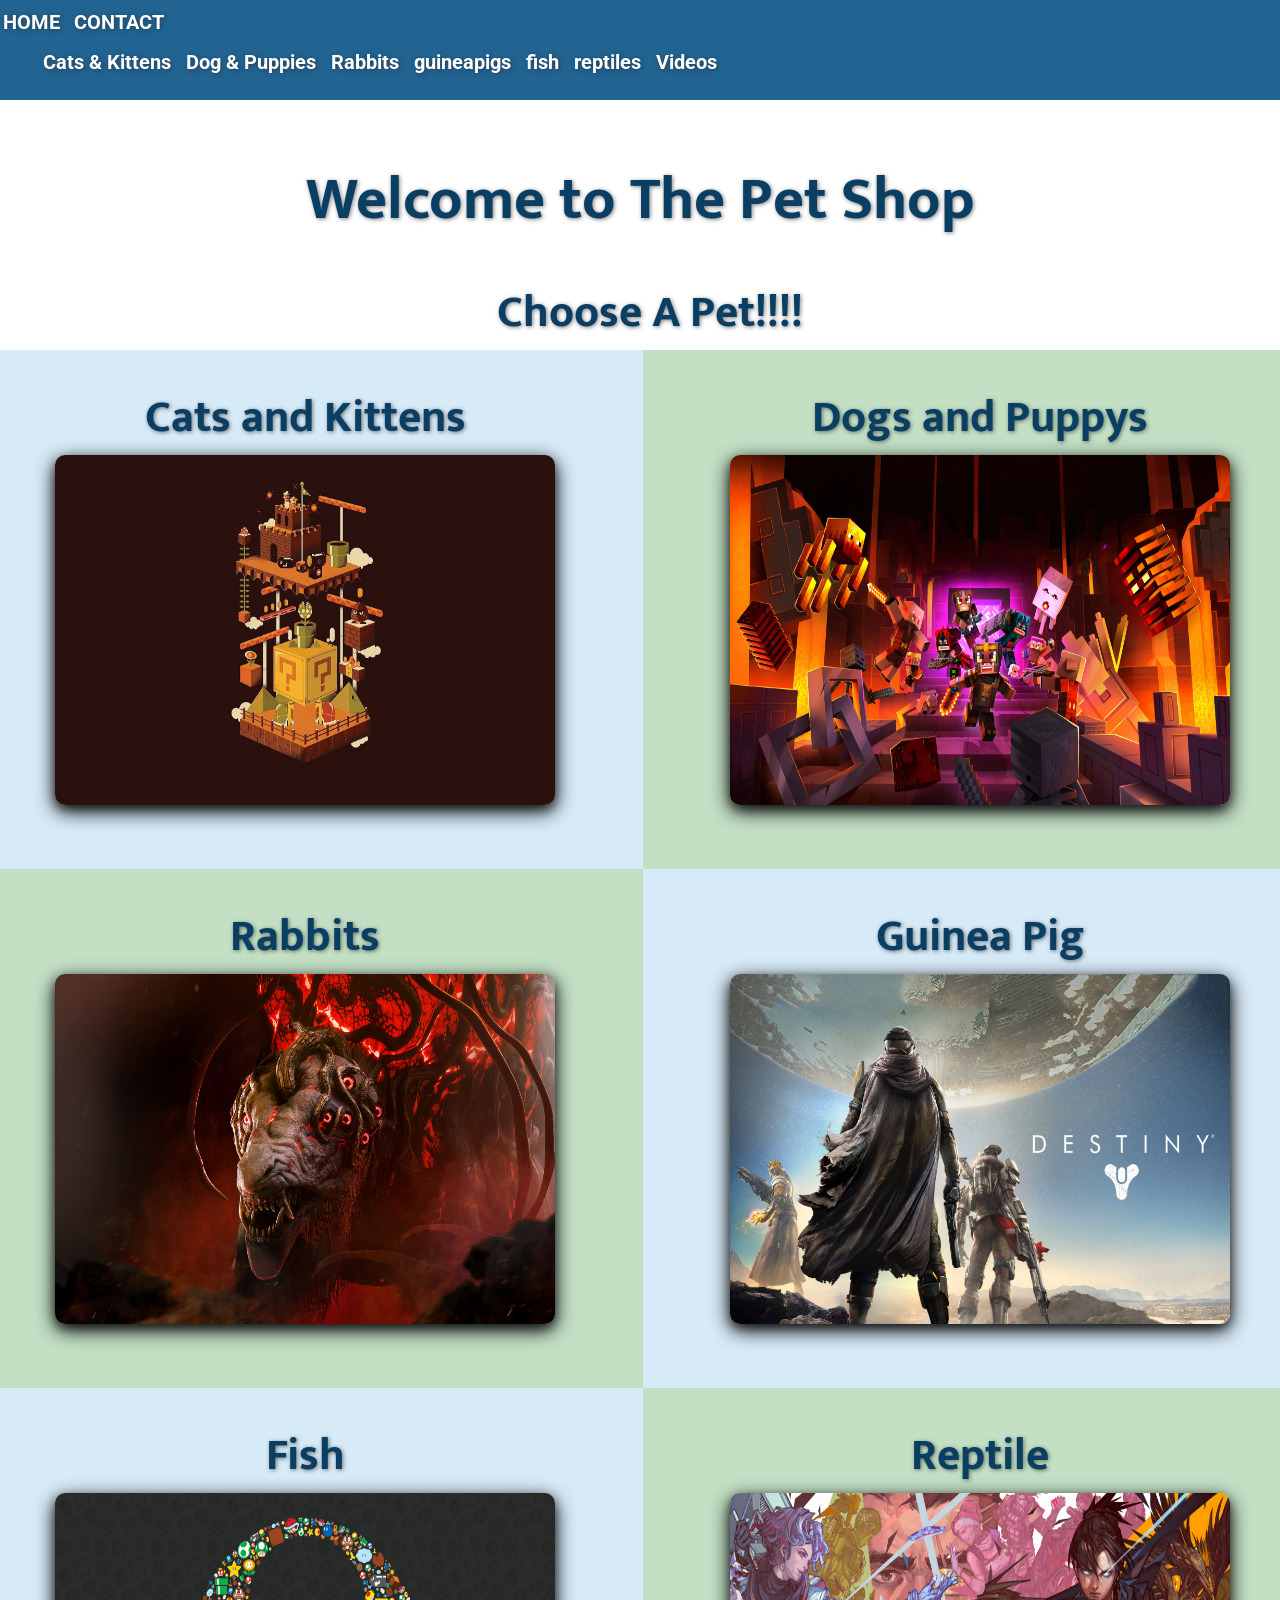
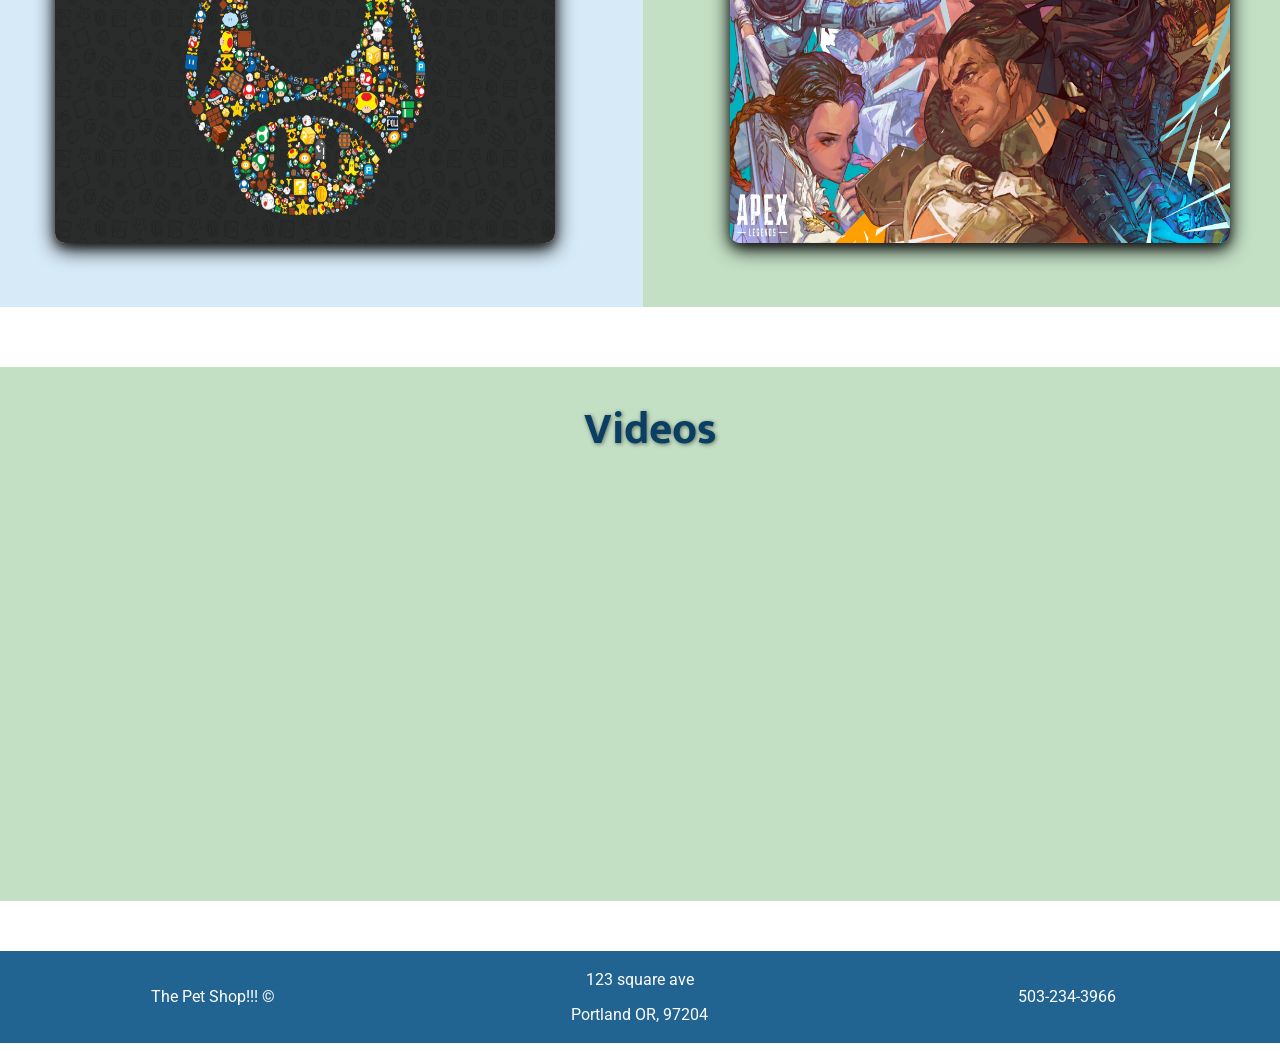
<file: The-Pet-Shop-Website/index.html>
<!DOCTYPE html>
<html>

<head>
  <title>The Pet Shop</title>
  <meta charset="UTF-8">
  <link rel="stylesheet" href="css/style.css">
</head>

<body>
  <!--NAVBAR-->
  <nav class="nav-bar">
    <li><a href="index.html">HOME</a></li>
    <li><a href="contact.html">CONTACT</a></li>

    <!--PET IMAGES-->
    <ul>
      <a href="#cat">
        <li>Cats & Kittens</li>
      </a>
      <a href="#dog">
        <li>Dog & Puppies</li>
      </a>
      <a href="#rabbits">
        <li>Rabbits</li>
      </a>
      <a href="#guineapigs">
        <li>guineapigs</li>
      </a>
      <a href="#fish">
        <li>fish</li>
      </a>
      <a href="#reptile">
        <li>reptiles</li>
      </a>
      <a href="#video">
        <li>Videos</li>
      </a>
    </ul>
  </nav>

  <!--header-->
  <div>
    <header>
      <h1 class="animate-text">Welcome to The Pet Shop</h1>
    </header>
    <div>
      <section>
        <div class="container">
          <h2>Choose A Pet!!!!</h2>
          <!--CAT IMAGE-->
          <div id="cat" class="column">
            <div class="image-container">
              <h3>Cats and Kittens</h3>
              <img src="images/wallhaven-0jr2jw.jpg" alt="mario">
              <div class="overlay"></div>
            </div>
          </div>
          <!--DOG IMAGE-->
          <div id="dog" class="column">
            <div class="image-container">
              <h3>Dogs and Puppys</h3>
              <img src="images/wallhaven-j31g9y.jpg" alt="minecraft">
              <div class="overlay"></div>
            </div>
          </div>
          <!--RABBIT IMAGE-->
          <div id="rabbits" class="column">
            <div class="image-container">
              <h3>Rabbits</h3>
              <img src="images/wallhaven-jxy1qq.jpg" alt="remnant 2">
              <div class="overlay"></div>
            </div>
          </div>
          <!--GUINEA PIG IMAGE-->
          <div id="guineapigs" class="column">
            <div class="image-container">
              <h3>Guinea Pig</h3>
              <img src="images/wallhaven-kwgkp6.jpg" alt="destiny">
              <div class="overlay"></div>
            </div>
          </div>
          <!--FISHC IMAGE-->
          <div id="fish" class="column">
            <div class="image-container">
              <h3>Fish</h3>
              <img src="images/wallhaven-nz6jdw.jpg" alt="mario again">
              <div class="overlay"></div>
            </div>
          </div>
          <!--REPTILE-->
          <div id="reptile" class="column">
            <div class="image-container">
              <h3>Reptile</h3>
              <img src="images/wallhaven-x66e5l.jpg" alt="APEX">
              <div class="overlay"></div>
            </div>
          </div>
        </div>
      </section>

      <!--VIDEOS-->
      <section>
        <!--DOG VIDEOS-->
        <div id="video" class="container">
          <h3>Videos</h3>
          <iframe src="https://www.youtube.com/embed/ng58pNPDDW4"
          allowfullscreen></iframe>
        </div>
      </section>
      <!--FOOTER-->
      <footer>
        <table>
          <tr>
            <td>
              <p>The Pet Shop!!! &copy;</p>
            </td>
            <td>
              <p>123 square ave</p>
              <p>Portland OR, 97204</p>
            </td>
            <td>
              <p>503-234-3966</p>
            </td>
          </tr>
        </table>
      </footer>
</body>

</html>
</file>
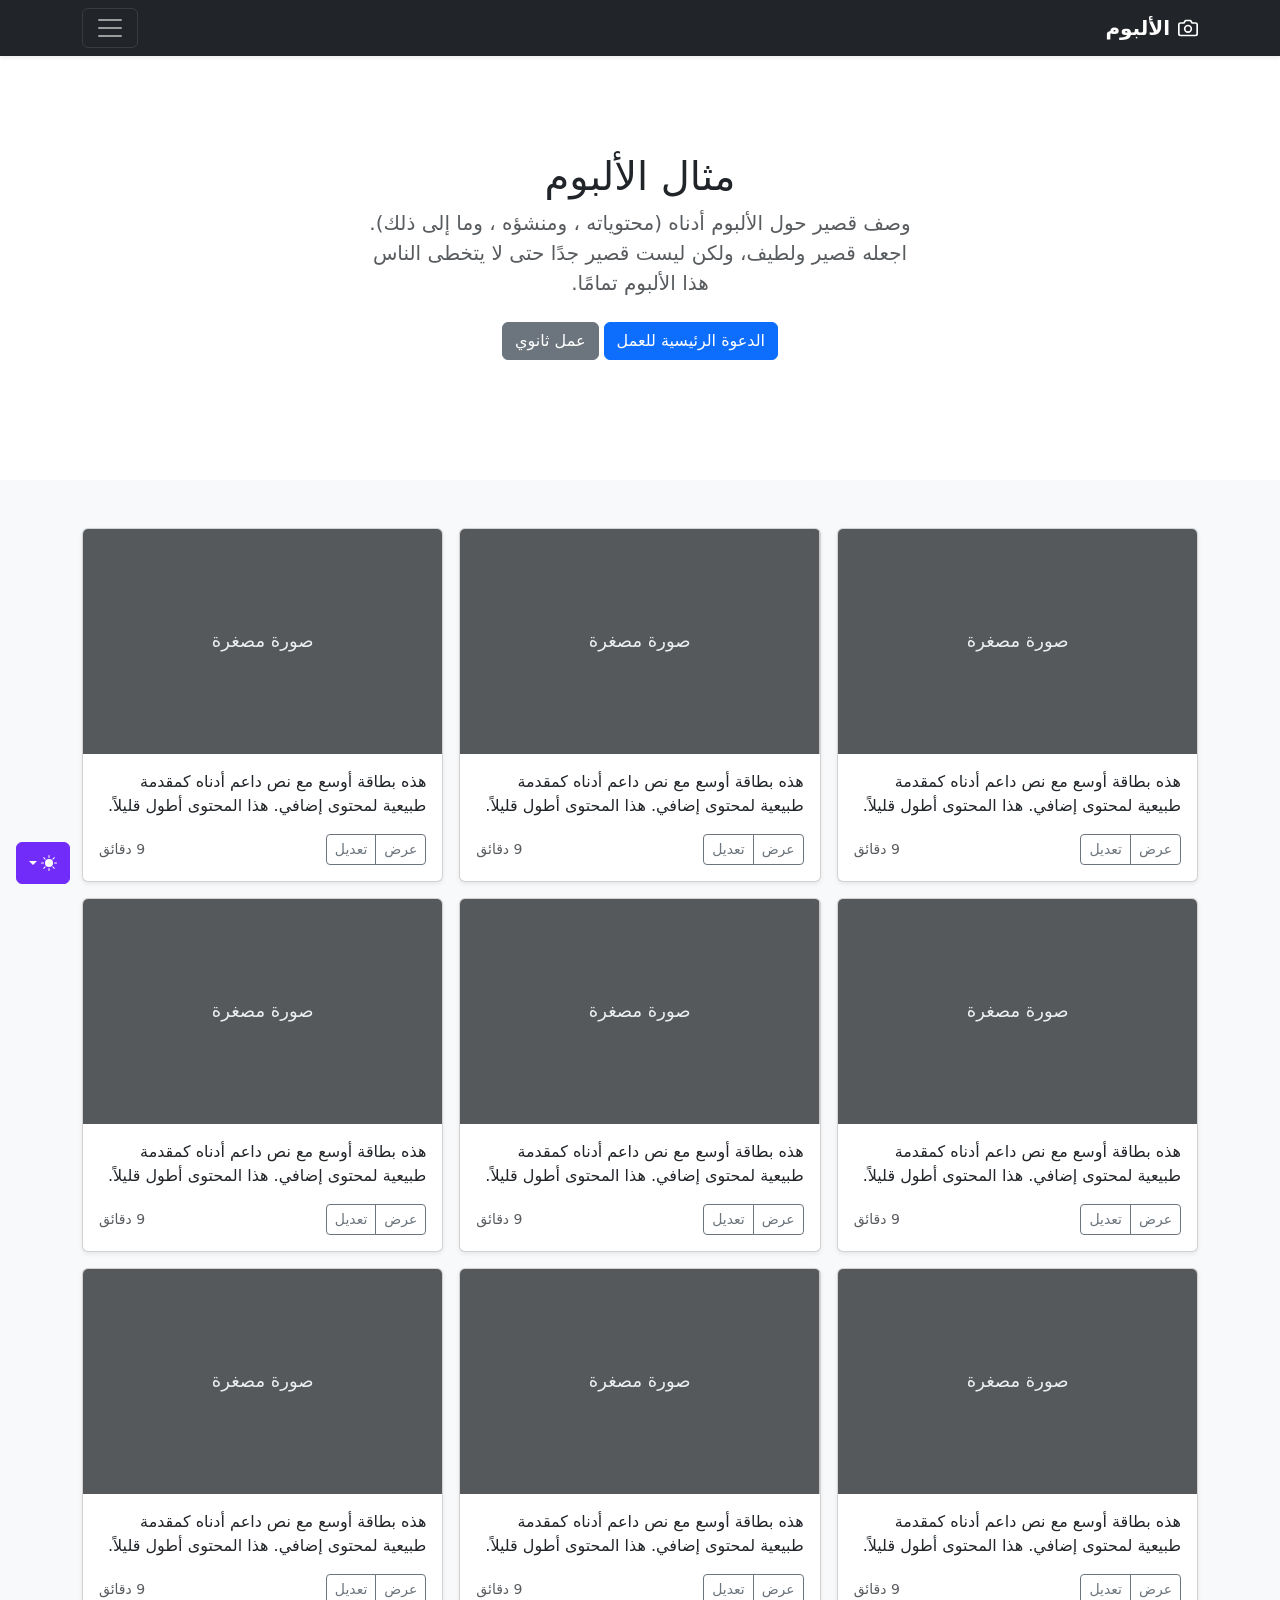
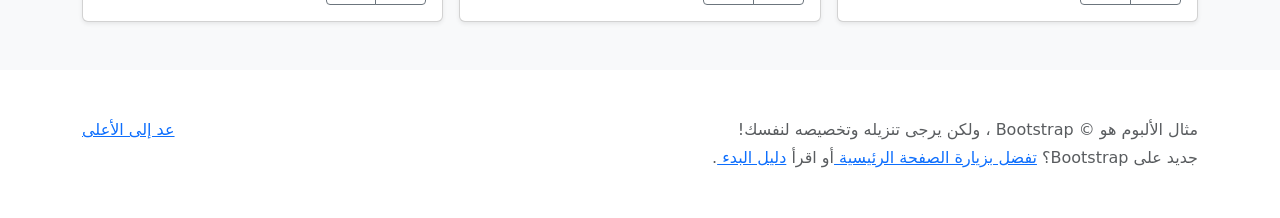
<file: Academy-Cinemas/bootstrap-5.3.8-examples/album-rtl/index.html>
<!doctype html>
<html lang="ar" dir="rtl" data-bs-theme="auto">
  <head>
    <meta charset="utf-8" />
    <meta name="viewport" content="width=device-width, initial-scale=1" />
    <meta name="description" content="" />
    <meta
      name="author"
      content="Mark Otto, Jacob Thornton, and Bootstrap contributors"
    />
    <meta name="generator" content="Astro v5.13.2" />
    <title>مثال الألبوم · Bootstrap v5.3</title>
    <link
      rel="canonical"
      href="https://getbootstrap.com/docs/5.3/examples/album-rtl/"
    />
    <script src="../assets/js/color-modes.js"></script>
    <link href="../assets/dist/css/bootstrap.rtl.min.css" rel="stylesheet" />
    <meta name="theme-color" content="#712cf9" />
    <style>
      .bd-placeholder-img {
        font-size: 1.125rem;
        text-anchor: middle;
        -webkit-user-select: none;
        -moz-user-select: none;
        user-select: none;
      }
      @media (min-width: 768px) {
        .bd-placeholder-img-lg {
          font-size: 3.5rem;
        }
      }
      .b-example-divider {
        width: 100%;
        height: 3rem;
        background-color: #0000001a;
        border: solid rgba(0, 0, 0, 0.15);
        border-width: 1px 0;
        box-shadow:
          inset 0 0.5em 1.5em #0000001a,
          inset 0 0.125em 0.5em #00000026;
      }
      .b-example-vr {
        flex-shrink: 0;
        width: 1.5rem;
        height: 100vh;
      }
      .bi {
        vertical-align: -0.125em;
        fill: currentColor;
      }
      .nav-scroller {
        position: relative;
        z-index: 2;
        height: 2.75rem;
        overflow-y: hidden;
      }
      .nav-scroller .nav {
        display: flex;
        flex-wrap: nowrap;
        padding-bottom: 1rem;
        margin-top: -1px;
        overflow-x: auto;
        text-align: center;
        white-space: nowrap;
        -webkit-overflow-scrolling: touch;
      }
      .btn-bd-primary {
        --bd-violet-bg: #712cf9;
        --bd-violet-rgb: 112.520718, 44.062154, 249.437846;
        --bs-btn-font-weight: 600;
        --bs-btn-color: var(--bs-white);
        --bs-btn-bg: var(--bd-violet-bg);
        --bs-btn-border-color: var(--bd-violet-bg);
        --bs-btn-hover-color: var(--bs-white);
        --bs-btn-hover-bg: #6528e0;
        --bs-btn-hover-border-color: #6528e0;
        --bs-btn-focus-shadow-rgb: var(--bd-violet-rgb);
        --bs-btn-active-color: var(--bs-btn-hover-color);
        --bs-btn-active-bg: #5a23c8;
        --bs-btn-active-border-color: #5a23c8;
      }
      .bd-mode-toggle {
        z-index: 1500;
      }
      .bd-mode-toggle .bi {
        width: 1em;
        height: 1em;
      }
      .bd-mode-toggle .dropdown-menu .active .bi {
        display: block !important;
      }
    </style>
  </head>
  <body>
    <svg xmlns="http://www.w3.org/2000/svg" class="d-none">
      <symbol id="check2" viewBox="0 0 16 16">
        <path
          d="M13.854 3.646a.5.5 0 0 1 0 .708l-7 7a.5.5 0 0 1-.708 0l-3.5-3.5a.5.5 0 1 1 .708-.708L6.5 10.293l6.646-6.647a.5.5 0 0 1 .708 0z"
        ></path>
      </symbol>
      <symbol id="circle-half" viewBox="0 0 16 16">
        <path
          d="M8 15A7 7 0 1 0 8 1v14zm0 1A8 8 0 1 1 8 0a8 8 0 0 1 0 16z"
        ></path>
      </symbol>
      <symbol id="moon-stars-fill" viewBox="0 0 16 16">
        <path
          d="M6 .278a.768.768 0 0 1 .08.858 7.208 7.208 0 0 0-.878 3.46c0 4.021 3.278 7.277 7.318 7.277.527 0 1.04-.055 1.533-.16a.787.787 0 0 1 .81.316.733.733 0 0 1-.031.893A8.349 8.349 0 0 1 8.344 16C3.734 16 0 12.286 0 7.71 0 4.266 2.114 1.312 5.124.06A.752.752 0 0 1 6 .278z"
        ></path>
        <path
          d="M10.794 3.148a.217.217 0 0 1 .412 0l.387 1.162c.173.518.579.924 1.097 1.097l1.162.387a.217.217 0 0 1 0 .412l-1.162.387a1.734 1.734 0 0 0-1.097 1.097l-.387 1.162a.217.217 0 0 1-.412 0l-.387-1.162A1.734 1.734 0 0 0 9.31 6.593l-1.162-.387a.217.217 0 0 1 0-.412l1.162-.387a1.734 1.734 0 0 0 1.097-1.097l.387-1.162zM13.863.099a.145.145 0 0 1 .274 0l.258.774c.115.346.386.617.732.732l.774.258a.145.145 0 0 1 0 .274l-.774.258a1.156 1.156 0 0 0-.732.732l-.258.774a.145.145 0 0 1-.274 0l-.258-.774a1.156 1.156 0 0 0-.732-.732l-.774-.258a.145.145 0 0 1 0-.274l.774-.258c.346-.115.617-.386.732-.732L13.863.1z"
        ></path>
      </symbol>
      <symbol id="sun-fill" viewBox="0 0 16 16">
        <path
          d="M8 12a4 4 0 1 0 0-8 4 4 0 0 0 0 8zM8 0a.5.5 0 0 1 .5.5v2a.5.5 0 0 1-1 0v-2A.5.5 0 0 1 8 0zm0 13a.5.5 0 0 1 .5.5v2a.5.5 0 0 1-1 0v-2A.5.5 0 0 1 8 13zm8-5a.5.5 0 0 1-.5.5h-2a.5.5 0 0 1 0-1h2a.5.5 0 0 1 .5.5zM3 8a.5.5 0 0 1-.5.5h-2a.5.5 0 0 1 0-1h2A.5.5 0 0 1 3 8zm10.657-5.657a.5.5 0 0 1 0 .707l-1.414 1.415a.5.5 0 1 1-.707-.708l1.414-1.414a.5.5 0 0 1 .707 0zm-9.193 9.193a.5.5 0 0 1 0 .707L3.05 13.657a.5.5 0 0 1-.707-.707l1.414-1.414a.5.5 0 0 1 .707 0zm9.193 2.121a.5.5 0 0 1-.707 0l-1.414-1.414a.5.5 0 0 1 .707-.707l1.414 1.414a.5.5 0 0 1 0 .707zM4.464 4.465a.5.5 0 0 1-.707 0L2.343 3.05a.5.5 0 1 1 .707-.707l1.414 1.414a.5.5 0 0 1 0 .708z"
        ></path>
      </symbol>
    </svg>
    <div
      class="dropdown position-fixed bottom-0 end-0 mb-3 me-3 bd-mode-toggle"
    >
      <button
        class="btn btn-bd-primary py-2 dropdown-toggle d-flex align-items-center"
        id="bd-theme"
        type="button"
        aria-expanded="false"
        data-bs-toggle="dropdown"
        aria-label="Toggle theme (auto)"
      >
        <svg class="bi my-1 theme-icon-active" aria-hidden="true">
          <use href="#circle-half"></use>
        </svg>
        <span class="visually-hidden" id="bd-theme-text">Toggle theme</span>
      </button>
      <ul
        class="dropdown-menu dropdown-menu-end shadow"
        aria-labelledby="bd-theme-text"
      >
        <li>
          <button
            type="button"
            class="dropdown-item d-flex align-items-center"
            data-bs-theme-value="light"
            aria-pressed="false"
          >
            <svg class="bi me-2 opacity-50" aria-hidden="true">
              <use href="#sun-fill"></use>
            </svg>
            Light
            <svg class="bi ms-auto d-none" aria-hidden="true">
              <use href="#check2"></use>
            </svg>
          </button>
        </li>
        <li>
          <button
            type="button"
            class="dropdown-item d-flex align-items-center"
            data-bs-theme-value="dark"
            aria-pressed="false"
          >
            <svg class="bi me-2 opacity-50" aria-hidden="true">
              <use href="#moon-stars-fill"></use>
            </svg>
            Dark
            <svg class="bi ms-auto d-none" aria-hidden="true">
              <use href="#check2"></use>
            </svg>
          </button>
        </li>
        <li>
          <button
            type="button"
            class="dropdown-item d-flex align-items-center active"
            data-bs-theme-value="auto"
            aria-pressed="true"
          >
            <svg class="bi me-2 opacity-50" aria-hidden="true">
              <use href="#circle-half"></use>
            </svg>
            Auto
            <svg class="bi ms-auto d-none" aria-hidden="true">
              <use href="#check2"></use>
            </svg>
          </button>
        </li>
      </ul>
    </div>
    <header data-bs-theme="dark">
      <div class="collapse text-bg-dark" id="navbarHeader">
        <div class="container">
          <div class="row">
            <div class="col-sm-8 col-md-7 py-4">
              <h4>حول</h4>
              <p class="text-body-secondary">
                أضف بعض المعلومات حول الألبوم، المؤلف، أو أي سياق خلفية آخر.
                اجعلها بضع جمل حتى يتمكن الزوار من التقاط بعض التلميحات المفيدة.
                ثم اربطها ببعض مواقع التواصل الاجتماعي أو معلومات الاتصال.
              </p>
            </div>
            <div class="col-sm-4 offset-md-1 py-4">
              <h4>تواصل معي</h4>
              <ul class="list-unstyled">
                <li><a href="#" class="text-white">تابعني على تويتر</a></li>
                <li>
                  <a href="#" class="text-white">شاركني الإعجاب في فيسبوك</a>
                </li>
                <li>
                  <a href="#" class="text-white"
                    >راسلني على البريد الإلكتروني</a
                  >
                </li>
              </ul>
            </div>
          </div>
        </div>
      </div>
      <div class="navbar navbar-dark bg-dark shadow-sm">
        <div class="container">
          <a href="#" class="navbar-brand d-flex align-items-center">
            <svg
              xmlns="http://www.w3.org/2000/svg"
              width="20"
              height="20"
              fill="none"
              stroke="currentColor"
              stroke-linecap="round"
              stroke-linejoin="round"
              stroke-width="2"
              aria-hidden="true"
              class="me-2"
              viewBox="0 0 24 24"
            >
              <path
                d="M23 19a2 2 0 0 1-2 2H3a2 2 0 0 1-2-2V8a2 2 0 0 1 2-2h4l2-3h6l2 3h4a2 2 0 0 1 2 2z"
              ></path>
              <circle cx="12" cy="13" r="4"></circle>
            </svg>
            <strong>الألبوم</strong>
          </a>
          <button
            class="navbar-toggler"
            type="button"
            data-bs-toggle="collapse"
            data-bs-target="#navbarHeader"
            aria-controls="navbarHeader"
            aria-expanded="false"
            aria-label="تبديل التنقل"
          >
            <span class="navbar-toggler-icon"></span>
          </button>
        </div>
      </div>
    </header>
    <main>
      <section class="py-5 text-center container">
        <div class="row py-lg-5">
          <div class="col-lg-6 col-md-8 mx-auto">
            <h1 class="fw-light">مثال الألبوم</h1>
            <p class="lead text-body-secondary">
              وصف قصير حول الألبوم أدناه (محتوياته ، ومنشؤه ، وما إلى ذلك).
              اجعله قصير ولطيف، ولكن ليست قصير جدًا حتى لا يتخطى الناس هذا
              الألبوم تمامًا.
            </p>
            <p>
              <a href="#" class="btn btn-primary my-2">الدعوة الرئيسية للعمل</a>
              <a href="#" class="btn btn-secondary my-2">عمل ثانوي</a>
            </p>
          </div>
        </div>
      </section>
      <div class="album py-5 bg-body-tertiary">
        <div class="container">
          <div class="row row-cols-1 row-cols-sm-2 row-cols-md-3 g-3">
            <div class="col">
              <div class="card shadow-sm">
                <svg
                  aria-label="Placeholder: صورة مصغرة"
                  class="bd-placeholder-img card-img-top"
                  height="225"
                  preserveAspectRatio="xMidYMid slice"
                  role="img"
                  width="100%"
                  xmlns="http://www.w3.org/2000/svg"
                >
                  <title>Placeholder</title>
                  <rect width="100%" height="100%" fill="#55595c"></rect>
                  <text x="50%" y="50%" fill="#eceeef" dy=".3em">
                    صورة مصغرة
                  </text>
                </svg>
                <div class="card-body">
                  <p class="card-text">
                    هذه بطاقة أوسع مع نص داعم أدناه كمقدمة طبيعية لمحتوى إضافي.
                    هذا المحتوى أطول قليلاً.
                  </p>
                  <div
                    class="d-flex justify-content-between align-items-center"
                  >
                    <div class="btn-group">
                      <button
                        type="button"
                        class="btn btn-sm btn-outline-secondary"
                      >
                        عرض
                      </button>
                      <button
                        type="button"
                        class="btn btn-sm btn-outline-secondary"
                      >
                        تعديل
                      </button>
                    </div>
                    <small class="text-body-secondary">9 دقائق</small>
                  </div>
                </div>
              </div>
            </div>
            <div class="col">
              <div class="card shadow-sm">
                <svg
                  aria-label="Placeholder: صورة مصغرة"
                  class="bd-placeholder-img card-img-top"
                  height="225"
                  preserveAspectRatio="xMidYMid slice"
                  role="img"
                  width="100%"
                  xmlns="http://www.w3.org/2000/svg"
                >
                  <title>Placeholder</title>
                  <rect width="100%" height="100%" fill="#55595c"></rect>
                  <text x="50%" y="50%" fill="#eceeef" dy=".3em">
                    صورة مصغرة
                  </text>
                </svg>
                <div class="card-body">
                  <p class="card-text">
                    هذه بطاقة أوسع مع نص داعم أدناه كمقدمة طبيعية لمحتوى إضافي.
                    هذا المحتوى أطول قليلاً.
                  </p>
                  <div
                    class="d-flex justify-content-between align-items-center"
                  >
                    <div class="btn-group">
                      <button
                        type="button"
                        class="btn btn-sm btn-outline-secondary"
                      >
                        عرض
                      </button>
                      <button
                        type="button"
                        class="btn btn-sm btn-outline-secondary"
                      >
                        تعديل
                      </button>
                    </div>
                    <small class="text-body-secondary">9 دقائق</small>
                  </div>
                </div>
              </div>
            </div>
            <div class="col">
              <div class="card shadow-sm">
                <svg
                  aria-label="Placeholder: صورة مصغرة"
                  class="bd-placeholder-img card-img-top"
                  height="225"
                  preserveAspectRatio="xMidYMid slice"
                  role="img"
                  width="100%"
                  xmlns="http://www.w3.org/2000/svg"
                >
                  <title>Placeholder</title>
                  <rect width="100%" height="100%" fill="#55595c"></rect>
                  <text x="50%" y="50%" fill="#eceeef" dy=".3em">
                    صورة مصغرة
                  </text>
                </svg>
                <div class="card-body">
                  <p class="card-text">
                    هذه بطاقة أوسع مع نص داعم أدناه كمقدمة طبيعية لمحتوى إضافي.
                    هذا المحتوى أطول قليلاً.
                  </p>
                  <div
                    class="d-flex justify-content-between align-items-center"
                  >
                    <div class="btn-group">
                      <button
                        type="button"
                        class="btn btn-sm btn-outline-secondary"
                      >
                        عرض
                      </button>
                      <button
                        type="button"
                        class="btn btn-sm btn-outline-secondary"
                      >
                        تعديل
                      </button>
                    </div>
                    <small class="text-body-secondary">9 دقائق</small>
                  </div>
                </div>
              </div>
            </div>
            <div class="col">
              <div class="card shadow-sm">
                <svg
                  aria-label="Placeholder: صورة مصغرة"
                  class="bd-placeholder-img card-img-top"
                  height="225"
                  preserveAspectRatio="xMidYMid slice"
                  role="img"
                  width="100%"
                  xmlns="http://www.w3.org/2000/svg"
                >
                  <title>Placeholder</title>
                  <rect width="100%" height="100%" fill="#55595c"></rect>
                  <text x="50%" y="50%" fill="#eceeef" dy=".3em">
                    صورة مصغرة
                  </text>
                </svg>
                <div class="card-body">
                  <p class="card-text">
                    هذه بطاقة أوسع مع نص داعم أدناه كمقدمة طبيعية لمحتوى إضافي.
                    هذا المحتوى أطول قليلاً.
                  </p>
                  <div
                    class="d-flex justify-content-between align-items-center"
                  >
                    <div class="btn-group">
                      <button
                        type="button"
                        class="btn btn-sm btn-outline-secondary"
                      >
                        عرض
                      </button>
                      <button
                        type="button"
                        class="btn btn-sm btn-outline-secondary"
                      >
                        تعديل
                      </button>
                    </div>
                    <small class="text-body-secondary">9 دقائق</small>
                  </div>
                </div>
              </div>
            </div>
            <div class="col">
              <div class="card shadow-sm">
                <svg
                  aria-label="Placeholder: صورة مصغرة"
                  class="bd-placeholder-img card-img-top"
                  height="225"
                  preserveAspectRatio="xMidYMid slice"
                  role="img"
                  width="100%"
                  xmlns="http://www.w3.org/2000/svg"
                >
                  <title>Placeholder</title>
                  <rect width="100%" height="100%" fill="#55595c"></rect>
                  <text x="50%" y="50%" fill="#eceeef" dy=".3em">
                    صورة مصغرة
                  </text>
                </svg>
                <div class="card-body">
                  <p class="card-text">
                    هذه بطاقة أوسع مع نص داعم أدناه كمقدمة طبيعية لمحتوى إضافي.
                    هذا المحتوى أطول قليلاً.
                  </p>
                  <div
                    class="d-flex justify-content-between align-items-center"
                  >
                    <div class="btn-group">
                      <button
                        type="button"
                        class="btn btn-sm btn-outline-secondary"
                      >
                        عرض
                      </button>
                      <button
                        type="button"
                        class="btn btn-sm btn-outline-secondary"
                      >
                        تعديل
                      </button>
                    </div>
                    <small class="text-body-secondary">9 دقائق</small>
                  </div>
                </div>
              </div>
            </div>
            <div class="col">
              <div class="card shadow-sm">
                <svg
                  aria-label="Placeholder: صورة مصغرة"
                  class="bd-placeholder-img card-img-top"
                  height="225"
                  preserveAspectRatio="xMidYMid slice"
                  role="img"
                  width="100%"
                  xmlns="http://www.w3.org/2000/svg"
                >
                  <title>Placeholder</title>
                  <rect width="100%" height="100%" fill="#55595c"></rect>
                  <text x="50%" y="50%" fill="#eceeef" dy=".3em">
                    صورة مصغرة
                  </text>
                </svg>
                <div class="card-body">
                  <p class="card-text">
                    هذه بطاقة أوسع مع نص داعم أدناه كمقدمة طبيعية لمحتوى إضافي.
                    هذا المحتوى أطول قليلاً.
                  </p>
                  <div
                    class="d-flex justify-content-between align-items-center"
                  >
                    <div class="btn-group">
                      <button
                        type="button"
                        class="btn btn-sm btn-outline-secondary"
                      >
                        عرض
                      </button>
                      <button
                        type="button"
                        class="btn btn-sm btn-outline-secondary"
                      >
                        تعديل
                      </button>
                    </div>
                    <small class="text-body-secondary">9 دقائق</small>
                  </div>
                </div>
              </div>
            </div>
            <div class="col">
              <div class="card shadow-sm">
                <svg
                  aria-label="Placeholder: صورة مصغرة"
                  class="bd-placeholder-img card-img-top"
                  height="225"
                  preserveAspectRatio="xMidYMid slice"
                  role="img"
                  width="100%"
                  xmlns="http://www.w3.org/2000/svg"
                >
                  <title>Placeholder</title>
                  <rect width="100%" height="100%" fill="#55595c"></rect>
                  <text x="50%" y="50%" fill="#eceeef" dy=".3em">
                    صورة مصغرة
                  </text>
                </svg>
                <div class="card-body">
                  <p class="card-text">
                    هذه بطاقة أوسع مع نص داعم أدناه كمقدمة طبيعية لمحتوى إضافي.
                    هذا المحتوى أطول قليلاً.
                  </p>
                  <div
                    class="d-flex justify-content-between align-items-center"
                  >
                    <div class="btn-group">
                      <button
                        type="button"
                        class="btn btn-sm btn-outline-secondary"
                      >
                        عرض
                      </button>
                      <button
                        type="button"
                        class="btn btn-sm btn-outline-secondary"
                      >
                        تعديل
                      </button>
                    </div>
                    <small class="text-body-secondary">9 دقائق</small>
                  </div>
                </div>
              </div>
            </div>
            <div class="col">
              <div class="card shadow-sm">
                <svg
                  aria-label="Placeholder: صورة مصغرة"
                  class="bd-placeholder-img card-img-top"
                  height="225"
                  preserveAspectRatio="xMidYMid slice"
                  role="img"
                  width="100%"
                  xmlns="http://www.w3.org/2000/svg"
                >
                  <title>Placeholder</title>
                  <rect width="100%" height="100%" fill="#55595c"></rect>
                  <text x="50%" y="50%" fill="#eceeef" dy=".3em">
                    صورة مصغرة
                  </text>
                </svg>
                <div class="card-body">
                  <p class="card-text">
                    هذه بطاقة أوسع مع نص داعم أدناه كمقدمة طبيعية لمحتوى إضافي.
                    هذا المحتوى أطول قليلاً.
                  </p>
                  <div
                    class="d-flex justify-content-between align-items-center"
                  >
                    <div class="btn-group">
                      <button
                        type="button"
                        class="btn btn-sm btn-outline-secondary"
                      >
                        عرض
                      </button>
                      <button
                        type="button"
                        class="btn btn-sm btn-outline-secondary"
                      >
                        تعديل
                      </button>
                    </div>
                    <small class="text-body-secondary">9 دقائق</small>
                  </div>
                </div>
              </div>
            </div>
            <div class="col">
              <div class="card shadow-sm">
                <svg
                  aria-label="Placeholder: صورة مصغرة"
                  class="bd-placeholder-img card-img-top"
                  height="225"
                  preserveAspectRatio="xMidYMid slice"
                  role="img"
                  width="100%"
                  xmlns="http://www.w3.org/2000/svg"
                >
                  <title>Placeholder</title>
                  <rect width="100%" height="100%" fill="#55595c"></rect>
                  <text x="50%" y="50%" fill="#eceeef" dy=".3em">
                    صورة مصغرة
                  </text>
                </svg>
                <div class="card-body">
                  <p class="card-text">
                    هذه بطاقة أوسع مع نص داعم أدناه كمقدمة طبيعية لمحتوى إضافي.
                    هذا المحتوى أطول قليلاً.
                  </p>
                  <div
                    class="d-flex justify-content-between align-items-center"
                  >
                    <div class="btn-group">
                      <button
                        type="button"
                        class="btn btn-sm btn-outline-secondary"
                      >
                        عرض
                      </button>
                      <button
                        type="button"
                        class="btn btn-sm btn-outline-secondary"
                      >
                        تعديل
                      </button>
                    </div>
                    <small class="text-body-secondary">9 دقائق</small>
                  </div>
                </div>
              </div>
            </div>
          </div>
        </div>
      </div>
    </main>
    <footer class="text-body-secondary py-5">
      <div class="container">
        <p class="float-end mb-1"><a href="#">عد إلى الأعلى</a></p>
        <p class="mb-1">
          مثال الألبوم هو © Bootstrap ، ولكن يرجى تنزيله وتخصيصه لنفسك!
        </p>
        <p class="mb-0">
          جديد على Bootstrap؟ <a href="/"> تفضل بزيارة الصفحة الرئيسية </a> أو
          اقرأ <a href="../getting-started/introduction"> دليل البدء </a>.
        </p>
      </div>
    </footer>
    <script
      src="../assets/dist/js/bootstrap.bundle.min.js"
      class="astro-vvvwv3sm"
    ></script>
  </body>
</html>
</file>
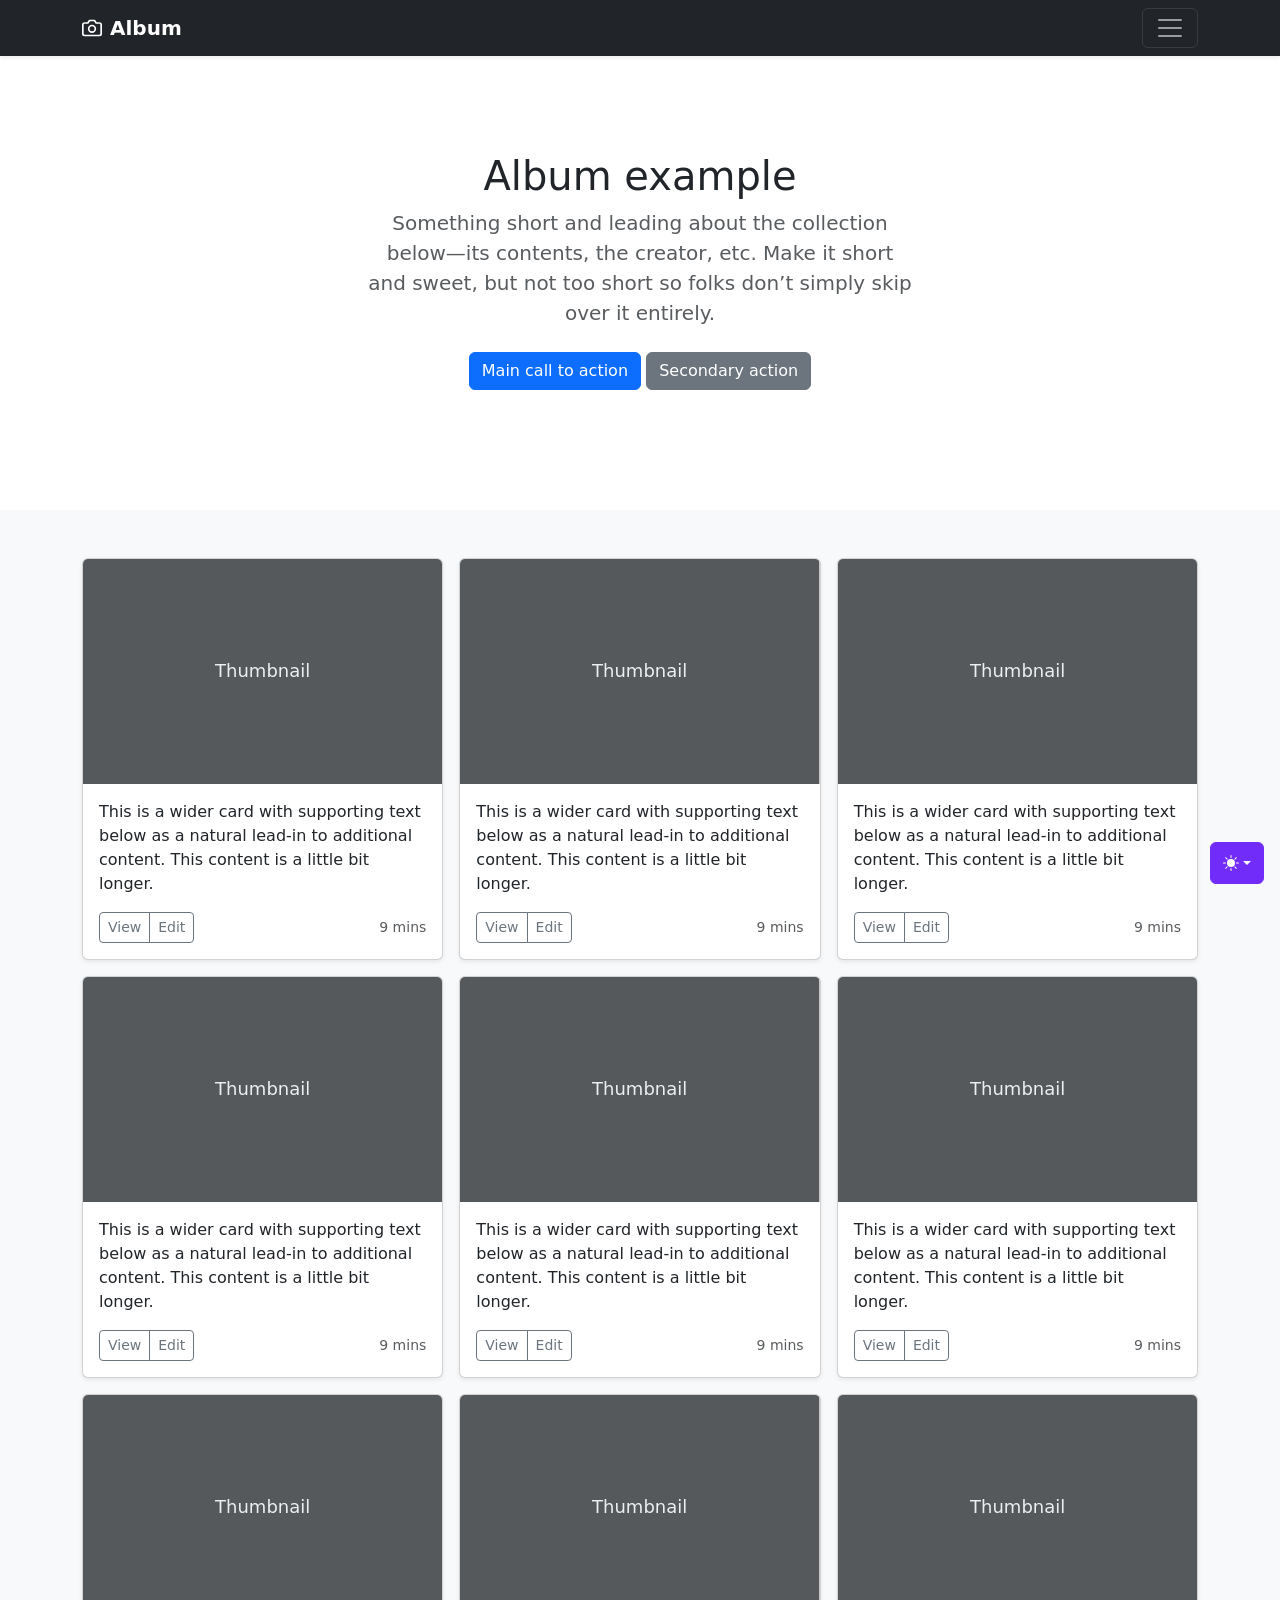
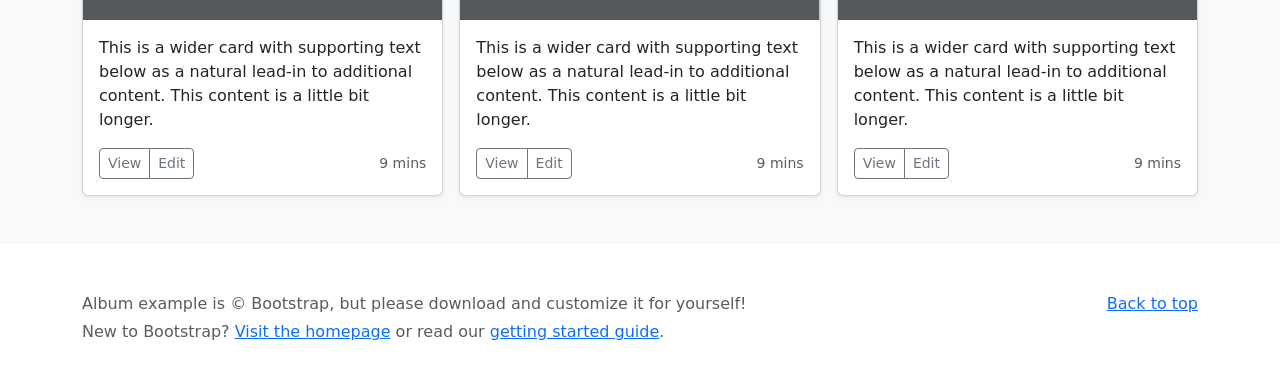
<file: Academy-Cinemas/bootstrap-5.3.8-examples/album/index.html>
<!doctype html>
<html lang="en" data-bs-theme="auto">
  <head>
    <meta charset="utf-8" />
    <meta name="viewport" content="width=device-width, initial-scale=1" />
    <meta name="description" content="" />
    <meta
      name="author"
      content="Mark Otto, Jacob Thornton, and Bootstrap contributors"
    />
    <meta name="generator" content="Astro v5.13.2" />
    <title>Album example · Bootstrap v5.3</title>
    <link
      rel="canonical"
      href="https://getbootstrap.com/docs/5.3/examples/album/"
    />
    <script src="../assets/js/color-modes.js"></script>
    <link href="../assets/dist/css/bootstrap.min.css" rel="stylesheet" />
    <meta name="theme-color" content="#712cf9" />
    <style>
      .bd-placeholder-img {
        font-size: 1.125rem;
        text-anchor: middle;
        -webkit-user-select: none;
        -moz-user-select: none;
        user-select: none;
      }
      @media (min-width: 768px) {
        .bd-placeholder-img-lg {
          font-size: 3.5rem;
        }
      }
      .b-example-divider {
        width: 100%;
        height: 3rem;
        background-color: #0000001a;
        border: solid rgba(0, 0, 0, 0.15);
        border-width: 1px 0;
        box-shadow:
          inset 0 0.5em 1.5em #0000001a,
          inset 0 0.125em 0.5em #00000026;
      }
      .b-example-vr {
        flex-shrink: 0;
        width: 1.5rem;
        height: 100vh;
      }
      .bi {
        vertical-align: -0.125em;
        fill: currentColor;
      }
      .nav-scroller {
        position: relative;
        z-index: 2;
        height: 2.75rem;
        overflow-y: hidden;
      }
      .nav-scroller .nav {
        display: flex;
        flex-wrap: nowrap;
        padding-bottom: 1rem;
        margin-top: -1px;
        overflow-x: auto;
        text-align: center;
        white-space: nowrap;
        -webkit-overflow-scrolling: touch;
      }
      .btn-bd-primary {
        --bd-violet-bg: #712cf9;
        --bd-violet-rgb: 112.520718, 44.062154, 249.437846;
        --bs-btn-font-weight: 600;
        --bs-btn-color: var(--bs-white);
        --bs-btn-bg: var(--bd-violet-bg);
        --bs-btn-border-color: var(--bd-violet-bg);
        --bs-btn-hover-color: var(--bs-white);
        --bs-btn-hover-bg: #6528e0;
        --bs-btn-hover-border-color: #6528e0;
        --bs-btn-focus-shadow-rgb: var(--bd-violet-rgb);
        --bs-btn-active-color: var(--bs-btn-hover-color);
        --bs-btn-active-bg: #5a23c8;
        --bs-btn-active-border-color: #5a23c8;
      }
      .bd-mode-toggle {
        z-index: 1500;
      }
      .bd-mode-toggle .bi {
        width: 1em;
        height: 1em;
      }
      .bd-mode-toggle .dropdown-menu .active .bi {
        display: block !important;
      }
    </style>
  </head>
  <body>
    <svg xmlns="http://www.w3.org/2000/svg" class="d-none">
      <symbol id="check2" viewBox="0 0 16 16">
        <path
          d="M13.854 3.646a.5.5 0 0 1 0 .708l-7 7a.5.5 0 0 1-.708 0l-3.5-3.5a.5.5 0 1 1 .708-.708L6.5 10.293l6.646-6.647a.5.5 0 0 1 .708 0z"
        ></path>
      </symbol>
      <symbol id="circle-half" viewBox="0 0 16 16">
        <path
          d="M8 15A7 7 0 1 0 8 1v14zm0 1A8 8 0 1 1 8 0a8 8 0 0 1 0 16z"
        ></path>
      </symbol>
      <symbol id="moon-stars-fill" viewBox="0 0 16 16">
        <path
          d="M6 .278a.768.768 0 0 1 .08.858 7.208 7.208 0 0 0-.878 3.46c0 4.021 3.278 7.277 7.318 7.277.527 0 1.04-.055 1.533-.16a.787.787 0 0 1 .81.316.733.733 0 0 1-.031.893A8.349 8.349 0 0 1 8.344 16C3.734 16 0 12.286 0 7.71 0 4.266 2.114 1.312 5.124.06A.752.752 0 0 1 6 .278z"
        ></path>
        <path
          d="M10.794 3.148a.217.217 0 0 1 .412 0l.387 1.162c.173.518.579.924 1.097 1.097l1.162.387a.217.217 0 0 1 0 .412l-1.162.387a1.734 1.734 0 0 0-1.097 1.097l-.387 1.162a.217.217 0 0 1-.412 0l-.387-1.162A1.734 1.734 0 0 0 9.31 6.593l-1.162-.387a.217.217 0 0 1 0-.412l1.162-.387a1.734 1.734 0 0 0 1.097-1.097l.387-1.162zM13.863.099a.145.145 0 0 1 .274 0l.258.774c.115.346.386.617.732.732l.774.258a.145.145 0 0 1 0 .274l-.774.258a1.156 1.156 0 0 0-.732.732l-.258.774a.145.145 0 0 1-.274 0l-.258-.774a1.156 1.156 0 0 0-.732-.732l-.774-.258a.145.145 0 0 1 0-.274l.774-.258c.346-.115.617-.386.732-.732L13.863.1z"
        ></path>
      </symbol>
      <symbol id="sun-fill" viewBox="0 0 16 16">
        <path
          d="M8 12a4 4 0 1 0 0-8 4 4 0 0 0 0 8zM8 0a.5.5 0 0 1 .5.5v2a.5.5 0 0 1-1 0v-2A.5.5 0 0 1 8 0zm0 13a.5.5 0 0 1 .5.5v2a.5.5 0 0 1-1 0v-2A.5.5 0 0 1 8 13zm8-5a.5.5 0 0 1-.5.5h-2a.5.5 0 0 1 0-1h2a.5.5 0 0 1 .5.5zM3 8a.5.5 0 0 1-.5.5h-2a.5.5 0 0 1 0-1h2A.5.5 0 0 1 3 8zm10.657-5.657a.5.5 0 0 1 0 .707l-1.414 1.415a.5.5 0 1 1-.707-.708l1.414-1.414a.5.5 0 0 1 .707 0zm-9.193 9.193a.5.5 0 0 1 0 .707L3.05 13.657a.5.5 0 0 1-.707-.707l1.414-1.414a.5.5 0 0 1 .707 0zm9.193 2.121a.5.5 0 0 1-.707 0l-1.414-1.414a.5.5 0 0 1 .707-.707l1.414 1.414a.5.5 0 0 1 0 .707zM4.464 4.465a.5.5 0 0 1-.707 0L2.343 3.05a.5.5 0 1 1 .707-.707l1.414 1.414a.5.5 0 0 1 0 .708z"
        ></path>
      </symbol>
    </svg>
    <div
      class="dropdown position-fixed bottom-0 end-0 mb-3 me-3 bd-mode-toggle"
    >
      <button
        class="btn btn-bd-primary py-2 dropdown-toggle d-flex align-items-center"
        id="bd-theme"
        type="button"
        aria-expanded="false"
        data-bs-toggle="dropdown"
        aria-label="Toggle theme (auto)"
      >
        <svg class="bi my-1 theme-icon-active" aria-hidden="true">
          <use href="#circle-half"></use>
        </svg>
        <span class="visually-hidden" id="bd-theme-text">Toggle theme</span>
      </button>
      <ul
        class="dropdown-menu dropdown-menu-end shadow"
        aria-labelledby="bd-theme-text"
      >
        <li>
          <button
            type="button"
            class="dropdown-item d-flex align-items-center"
            data-bs-theme-value="light"
            aria-pressed="false"
          >
            <svg class="bi me-2 opacity-50" aria-hidden="true">
              <use href="#sun-fill"></use>
            </svg>
            Light
            <svg class="bi ms-auto d-none" aria-hidden="true">
              <use href="#check2"></use>
            </svg>
          </button>
        </li>
        <li>
          <button
            type="button"
            class="dropdown-item d-flex align-items-center"
            data-bs-theme-value="dark"
            aria-pressed="false"
          >
            <svg class="bi me-2 opacity-50" aria-hidden="true">
              <use href="#moon-stars-fill"></use>
            </svg>
            Dark
            <svg class="bi ms-auto d-none" aria-hidden="true">
              <use href="#check2"></use>
            </svg>
          </button>
        </li>
        <li>
          <button
            type="button"
            class="dropdown-item d-flex align-items-center active"
            data-bs-theme-value="auto"
            aria-pressed="true"
          >
            <svg class="bi me-2 opacity-50" aria-hidden="true">
              <use href="#circle-half"></use>
            </svg>
            Auto
            <svg class="bi ms-auto d-none" aria-hidden="true">
              <use href="#check2"></use>
            </svg>
          </button>
        </li>
      </ul>
    </div>
    <header data-bs-theme="dark">
      <div class="collapse text-bg-dark" id="navbarHeader">
        <div class="container">
          <div class="row">
            <div class="col-sm-8 col-md-7 py-4">
              <h4>About</h4>
              <p class="text-body-secondary">
                Add some information about the album below, the author, or any
                other background context. Make it a few sentences long so folks
                can pick up some informative tidbits. Then, link them off to
                some social networking sites or contact information.
              </p>
            </div>
            <div class="col-sm-4 offset-md-1 py-4">
              <h4>Contact</h4>
              <ul class="list-unstyled">
                <li><a href="#" class="text-white">Follow on X</a></li>
                <li><a href="#" class="text-white">Like on Facebook</a></li>
                <li><a href="#" class="text-white">Email me</a></li>
              </ul>
            </div>
          </div>
        </div>
      </div>
      <div class="navbar navbar-dark bg-dark shadow-sm">
        <div class="container">
          <a href="#" class="navbar-brand d-flex align-items-center">
            <svg
              xmlns="http://www.w3.org/2000/svg"
              width="20"
              height="20"
              fill="none"
              stroke="currentColor"
              stroke-linecap="round"
              stroke-linejoin="round"
              stroke-width="2"
              aria-hidden="true"
              class="me-2"
              viewBox="0 0 24 24"
            >
              <path
                d="M23 19a2 2 0 0 1-2 2H3a2 2 0 0 1-2-2V8a2 2 0 0 1 2-2h4l2-3h6l2 3h4a2 2 0 0 1 2 2z"
              ></path>
              <circle cx="12" cy="13" r="4"></circle>
            </svg>
            <strong>Album</strong>
          </a>
          <button
            class="navbar-toggler"
            type="button"
            data-bs-toggle="collapse"
            data-bs-target="#navbarHeader"
            aria-controls="navbarHeader"
            aria-expanded="false"
            aria-label="Toggle navigation"
          >
            <span class="navbar-toggler-icon"></span>
          </button>
        </div>
      </div>
    </header>
    <main>
      <section class="py-5 text-center container">
        <div class="row py-lg-5">
          <div class="col-lg-6 col-md-8 mx-auto">
            <h1 class="fw-light">Album example</h1>
            <p class="lead text-body-secondary">
              Something short and leading about the collection below—its
              contents, the creator, etc. Make it short and sweet, but not too
              short so folks don’t simply skip over it entirely.
            </p>
            <p>
              <a href="#" class="btn btn-primary my-2">Main call to action</a>
              <a href="#" class="btn btn-secondary my-2">Secondary action</a>
            </p>
          </div>
        </div>
      </section>
      <div class="album py-5 bg-body-tertiary">
        <div class="container">
          <div class="row row-cols-1 row-cols-sm-2 row-cols-md-3 g-3">
            <div class="col">
              <div class="card shadow-sm">
                <svg
                  aria-label="Placeholder: Thumbnail"
                  class="bd-placeholder-img card-img-top"
                  height="225"
                  preserveAspectRatio="xMidYMid slice"
                  role="img"
                  width="100%"
                  xmlns="http://www.w3.org/2000/svg"
                >
                  <title>Placeholder</title>
                  <rect width="100%" height="100%" fill="#55595c"></rect>
                  <text x="50%" y="50%" fill="#eceeef" dy=".3em">
                    Thumbnail
                  </text>
                </svg>
                <div class="card-body">
                  <p class="card-text">
                    This is a wider card with supporting text below as a natural
                    lead-in to additional content. This content is a little bit
                    longer.
                  </p>
                  <div
                    class="d-flex justify-content-between align-items-center"
                  >
                    <div class="btn-group">
                      <button
                        type="button"
                        class="btn btn-sm btn-outline-secondary"
                      >
                        View
                      </button>
                      <button
                        type="button"
                        class="btn btn-sm btn-outline-secondary"
                      >
                        Edit
                      </button>
                    </div>
                    <small class="text-body-secondary">9 mins</small>
                  </div>
                </div>
              </div>
            </div>
            <div class="col">
              <div class="card shadow-sm">
                <svg
                  aria-label="Placeholder: Thumbnail"
                  class="bd-placeholder-img card-img-top"
                  height="225"
                  preserveAspectRatio="xMidYMid slice"
                  role="img"
                  width="100%"
                  xmlns="http://www.w3.org/2000/svg"
                >
                  <title>Placeholder</title>
                  <rect width="100%" height="100%" fill="#55595c"></rect>
                  <text x="50%" y="50%" fill="#eceeef" dy=".3em">
                    Thumbnail
                  </text>
                </svg>
                <div class="card-body">
                  <p class="card-text">
                    This is a wider card with supporting text below as a natural
                    lead-in to additional content. This content is a little bit
                    longer.
                  </p>
                  <div
                    class="d-flex justify-content-between align-items-center"
                  >
                    <div class="btn-group">
                      <button
                        type="button"
                        class="btn btn-sm btn-outline-secondary"
                      >
                        View
                      </button>
                      <button
                        type="button"
                        class="btn btn-sm btn-outline-secondary"
                      >
                        Edit
                      </button>
                    </div>
                    <small class="text-body-secondary">9 mins</small>
                  </div>
                </div>
              </div>
            </div>
            <div class="col">
              <div class="card shadow-sm">
                <svg
                  aria-label="Placeholder: Thumbnail"
                  class="bd-placeholder-img card-img-top"
                  height="225"
                  preserveAspectRatio="xMidYMid slice"
                  role="img"
                  width="100%"
                  xmlns="http://www.w3.org/2000/svg"
                >
                  <title>Placeholder</title>
                  <rect width="100%" height="100%" fill="#55595c"></rect>
                  <text x="50%" y="50%" fill="#eceeef" dy=".3em">
                    Thumbnail
                  </text>
                </svg>
                <div class="card-body">
                  <p class="card-text">
                    This is a wider card with supporting text below as a natural
                    lead-in to additional content. This content is a little bit
                    longer.
                  </p>
                  <div
                    class="d-flex justify-content-between align-items-center"
                  >
                    <div class="btn-group">
                      <button
                        type="button"
                        class="btn btn-sm btn-outline-secondary"
                      >
                        View
                      </button>
                      <button
                        type="button"
                        class="btn btn-sm btn-outline-secondary"
                      >
                        Edit
                      </button>
                    </div>
                    <small class="text-body-secondary">9 mins</small>
                  </div>
                </div>
              </div>
            </div>
            <div class="col">
              <div class="card shadow-sm">
                <svg
                  aria-label="Placeholder: Thumbnail"
                  class="bd-placeholder-img card-img-top"
                  height="225"
                  preserveAspectRatio="xMidYMid slice"
                  role="img"
                  width="100%"
                  xmlns="http://www.w3.org/2000/svg"
                >
                  <title>Placeholder</title>
                  <rect width="100%" height="100%" fill="#55595c"></rect>
                  <text x="50%" y="50%" fill="#eceeef" dy=".3em">
                    Thumbnail
                  </text>
                </svg>
                <div class="card-body">
                  <p class="card-text">
                    This is a wider card with supporting text below as a natural
                    lead-in to additional content. This content is a little bit
                    longer.
                  </p>
                  <div
                    class="d-flex justify-content-between align-items-center"
                  >
                    <div class="btn-group">
                      <button
                        type="button"
                        class="btn btn-sm btn-outline-secondary"
                      >
                        View
                      </button>
                      <button
                        type="button"
                        class="btn btn-sm btn-outline-secondary"
                      >
                        Edit
                      </button>
                    </div>
                    <small class="text-body-secondary">9 mins</small>
                  </div>
                </div>
              </div>
            </div>
            <div class="col">
              <div class="card shadow-sm">
                <svg
                  aria-label="Placeholder: Thumbnail"
                  class="bd-placeholder-img card-img-top"
                  height="225"
                  preserveAspectRatio="xMidYMid slice"
                  role="img"
                  width="100%"
                  xmlns="http://www.w3.org/2000/svg"
                >
                  <title>Placeholder</title>
                  <rect width="100%" height="100%" fill="#55595c"></rect>
                  <text x="50%" y="50%" fill="#eceeef" dy=".3em">
                    Thumbnail
                  </text>
                </svg>
                <div class="card-body">
                  <p class="card-text">
                    This is a wider card with supporting text below as a natural
                    lead-in to additional content. This content is a little bit
                    longer.
                  </p>
                  <div
                    class="d-flex justify-content-between align-items-center"
                  >
                    <div class="btn-group">
                      <button
                        type="button"
                        class="btn btn-sm btn-outline-secondary"
                      >
                        View
                      </button>
                      <button
                        type="button"
                        class="btn btn-sm btn-outline-secondary"
                      >
                        Edit
                      </button>
                    </div>
                    <small class="text-body-secondary">9 mins</small>
                  </div>
                </div>
              </div>
            </div>
            <div class="col">
              <div class="card shadow-sm">
                <svg
                  aria-label="Placeholder: Thumbnail"
                  class="bd-placeholder-img card-img-top"
                  height="225"
                  preserveAspectRatio="xMidYMid slice"
                  role="img"
                  width="100%"
                  xmlns="http://www.w3.org/2000/svg"
                >
                  <title>Placeholder</title>
                  <rect width="100%" height="100%" fill="#55595c"></rect>
                  <text x="50%" y="50%" fill="#eceeef" dy=".3em">
                    Thumbnail
                  </text>
                </svg>
                <div class="card-body">
                  <p class="card-text">
                    This is a wider card with supporting text below as a natural
                    lead-in to additional content. This content is a little bit
                    longer.
                  </p>
                  <div
                    class="d-flex justify-content-between align-items-center"
                  >
                    <div class="btn-group">
                      <button
                        type="button"
                        class="btn btn-sm btn-outline-secondary"
                      >
                        View
                      </button>
                      <button
                        type="button"
                        class="btn btn-sm btn-outline-secondary"
                      >
                        Edit
                      </button>
                    </div>
                    <small class="text-body-secondary">9 mins</small>
                  </div>
                </div>
              </div>
            </div>
            <div class="col">
              <div class="card shadow-sm">
                <svg
                  aria-label="Placeholder: Thumbnail"
                  class="bd-placeholder-img card-img-top"
                  height="225"
                  preserveAspectRatio="xMidYMid slice"
                  role="img"
                  width="100%"
                  xmlns="http://www.w3.org/2000/svg"
                >
                  <title>Placeholder</title>
                  <rect width="100%" height="100%" fill="#55595c"></rect>
                  <text x="50%" y="50%" fill="#eceeef" dy=".3em">
                    Thumbnail
                  </text>
                </svg>
                <div class="card-body">
                  <p class="card-text">
                    This is a wider card with supporting text below as a natural
                    lead-in to additional content. This content is a little bit
                    longer.
                  </p>
                  <div
                    class="d-flex justify-content-between align-items-center"
                  >
                    <div class="btn-group">
                      <button
                        type="button"
                        class="btn btn-sm btn-outline-secondary"
                      >
                        View
                      </button>
                      <button
                        type="button"
                        class="btn btn-sm btn-outline-secondary"
                      >
                        Edit
                      </button>
                    </div>
                    <small class="text-body-secondary">9 mins</small>
                  </div>
                </div>
              </div>
            </div>
            <div class="col">
              <div class="card shadow-sm">
                <svg
                  aria-label="Placeholder: Thumbnail"
                  class="bd-placeholder-img card-img-top"
                  height="225"
                  preserveAspectRatio="xMidYMid slice"
                  role="img"
                  width="100%"
                  xmlns="http://www.w3.org/2000/svg"
                >
                  <title>Placeholder</title>
                  <rect width="100%" height="100%" fill="#55595c"></rect>
                  <text x="50%" y="50%" fill="#eceeef" dy=".3em">
                    Thumbnail
                  </text>
                </svg>
                <div class="card-body">
                  <p class="card-text">
                    This is a wider card with supporting text below as a natural
                    lead-in to additional content. This content is a little bit
                    longer.
                  </p>
                  <div
                    class="d-flex justify-content-between align-items-center"
                  >
                    <div class="btn-group">
                      <button
                        type="button"
                        class="btn btn-sm btn-outline-secondary"
                      >
                        View
                      </button>
                      <button
                        type="button"
                        class="btn btn-sm btn-outline-secondary"
                      >
                        Edit
                      </button>
                    </div>
                    <small class="text-body-secondary">9 mins</small>
                  </div>
                </div>
              </div>
            </div>
            <div class="col">
              <div class="card shadow-sm">
                <svg
                  aria-label="Placeholder: Thumbnail"
                  class="bd-placeholder-img card-img-top"
                  height="225"
                  preserveAspectRatio="xMidYMid slice"
                  role="img"
                  width="100%"
                  xmlns="http://www.w3.org/2000/svg"
                >
                  <title>Placeholder</title>
                  <rect width="100%" height="100%" fill="#55595c"></rect>
                  <text x="50%" y="50%" fill="#eceeef" dy=".3em">
                    Thumbnail
                  </text>
                </svg>
                <div class="card-body">
                  <p class="card-text">
                    This is a wider card with supporting text below as a natural
                    lead-in to additional content. This content is a little bit
                    longer.
                  </p>
                  <div
                    class="d-flex justify-content-between align-items-center"
                  >
                    <div class="btn-group">
                      <button
                        type="button"
                        class="btn btn-sm btn-outline-secondary"
                      >
                        View
                      </button>
                      <button
                        type="button"
                        class="btn btn-sm btn-outline-secondary"
                      >
                        Edit
                      </button>
                    </div>
                    <small class="text-body-secondary">9 mins</small>
                  </div>
                </div>
              </div>
            </div>
          </div>
        </div>
      </div>
    </main>
    <footer class="text-body-secondary py-5">
      <div class="container">
        <p class="float-end mb-1"><a href="#">Back to top</a></p>
        <p class="mb-1">
          Album example is &copy; Bootstrap, but please download and customize
          it for yourself!
        </p>
        <p class="mb-0">
          New to Bootstrap? <a href="/">Visit the homepage</a> or read our
          <a href="../getting-started/introduction">getting started guide</a>.
        </p>
      </div>
    </footer>
    <script
      src="../assets/dist/js/bootstrap.bundle.min.js"
      class="astro-vvvwv3sm"
    ></script>
  </body>
</html>
</file>
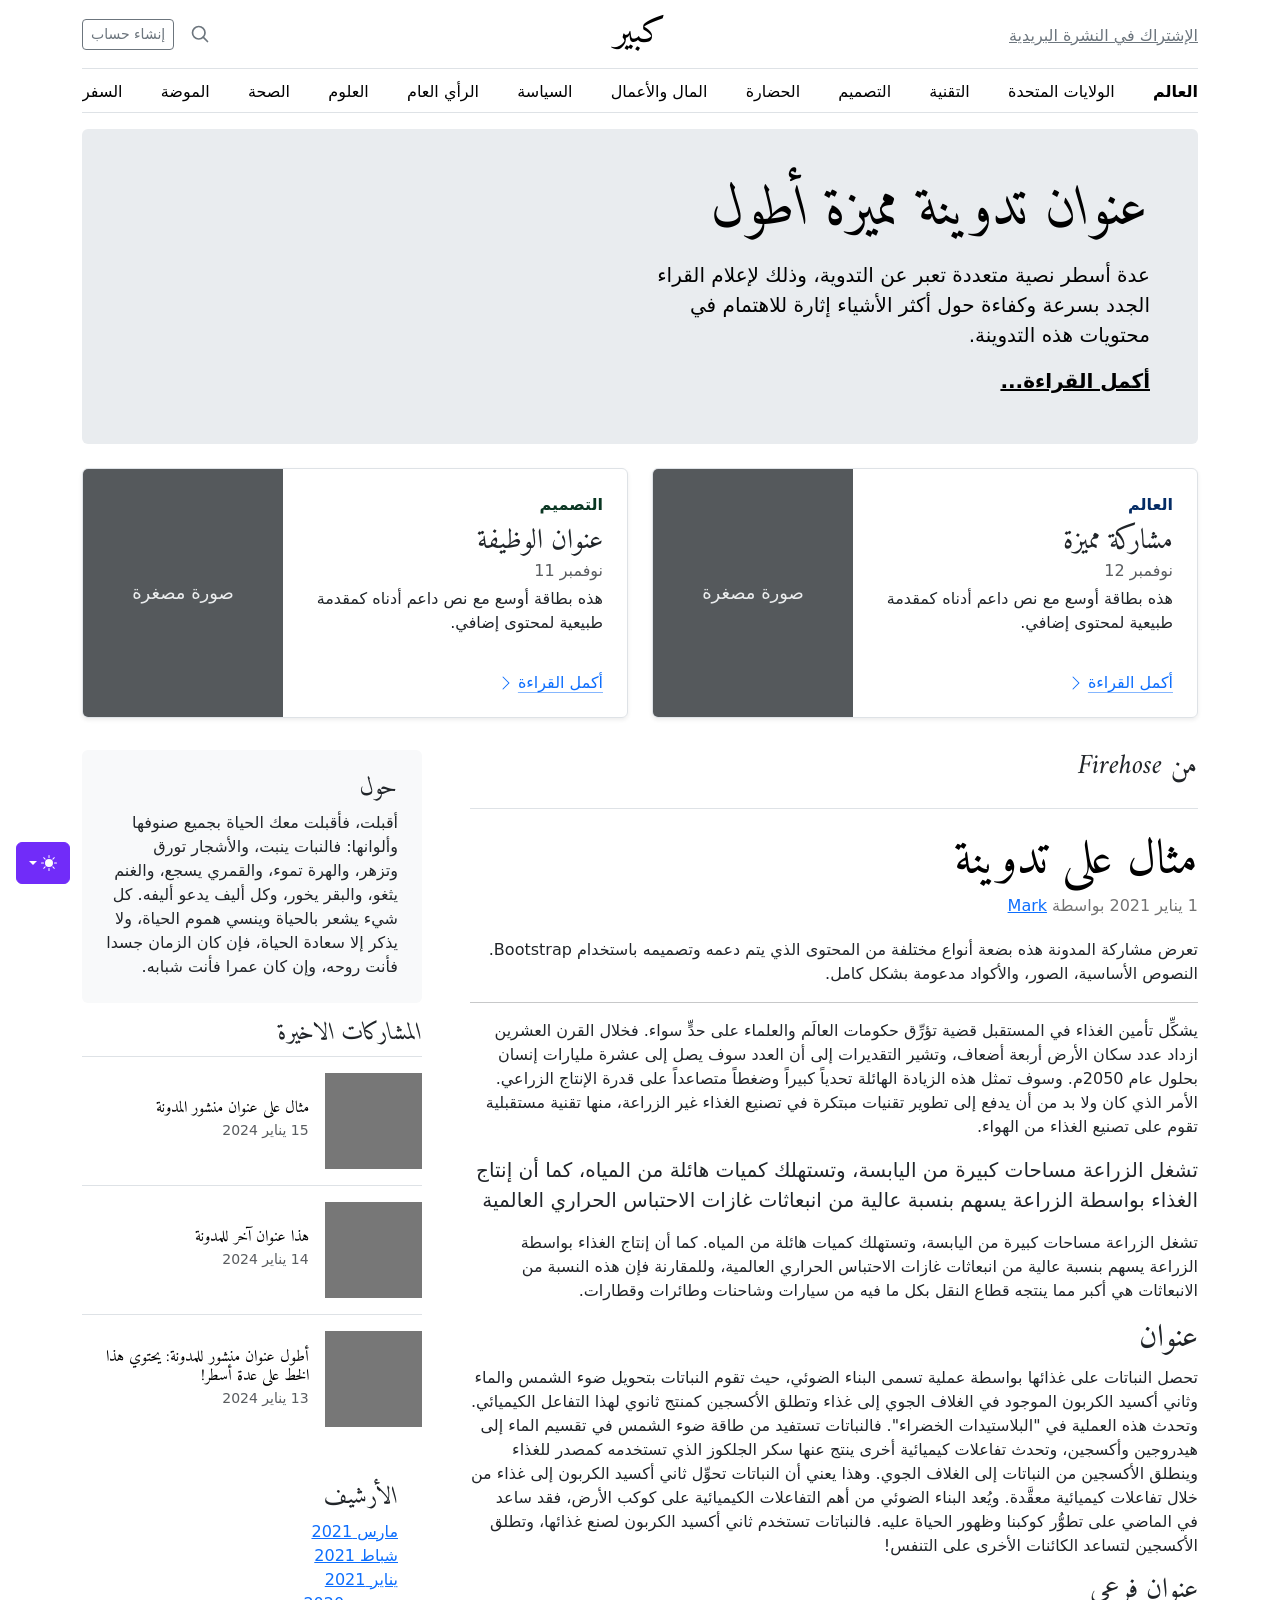
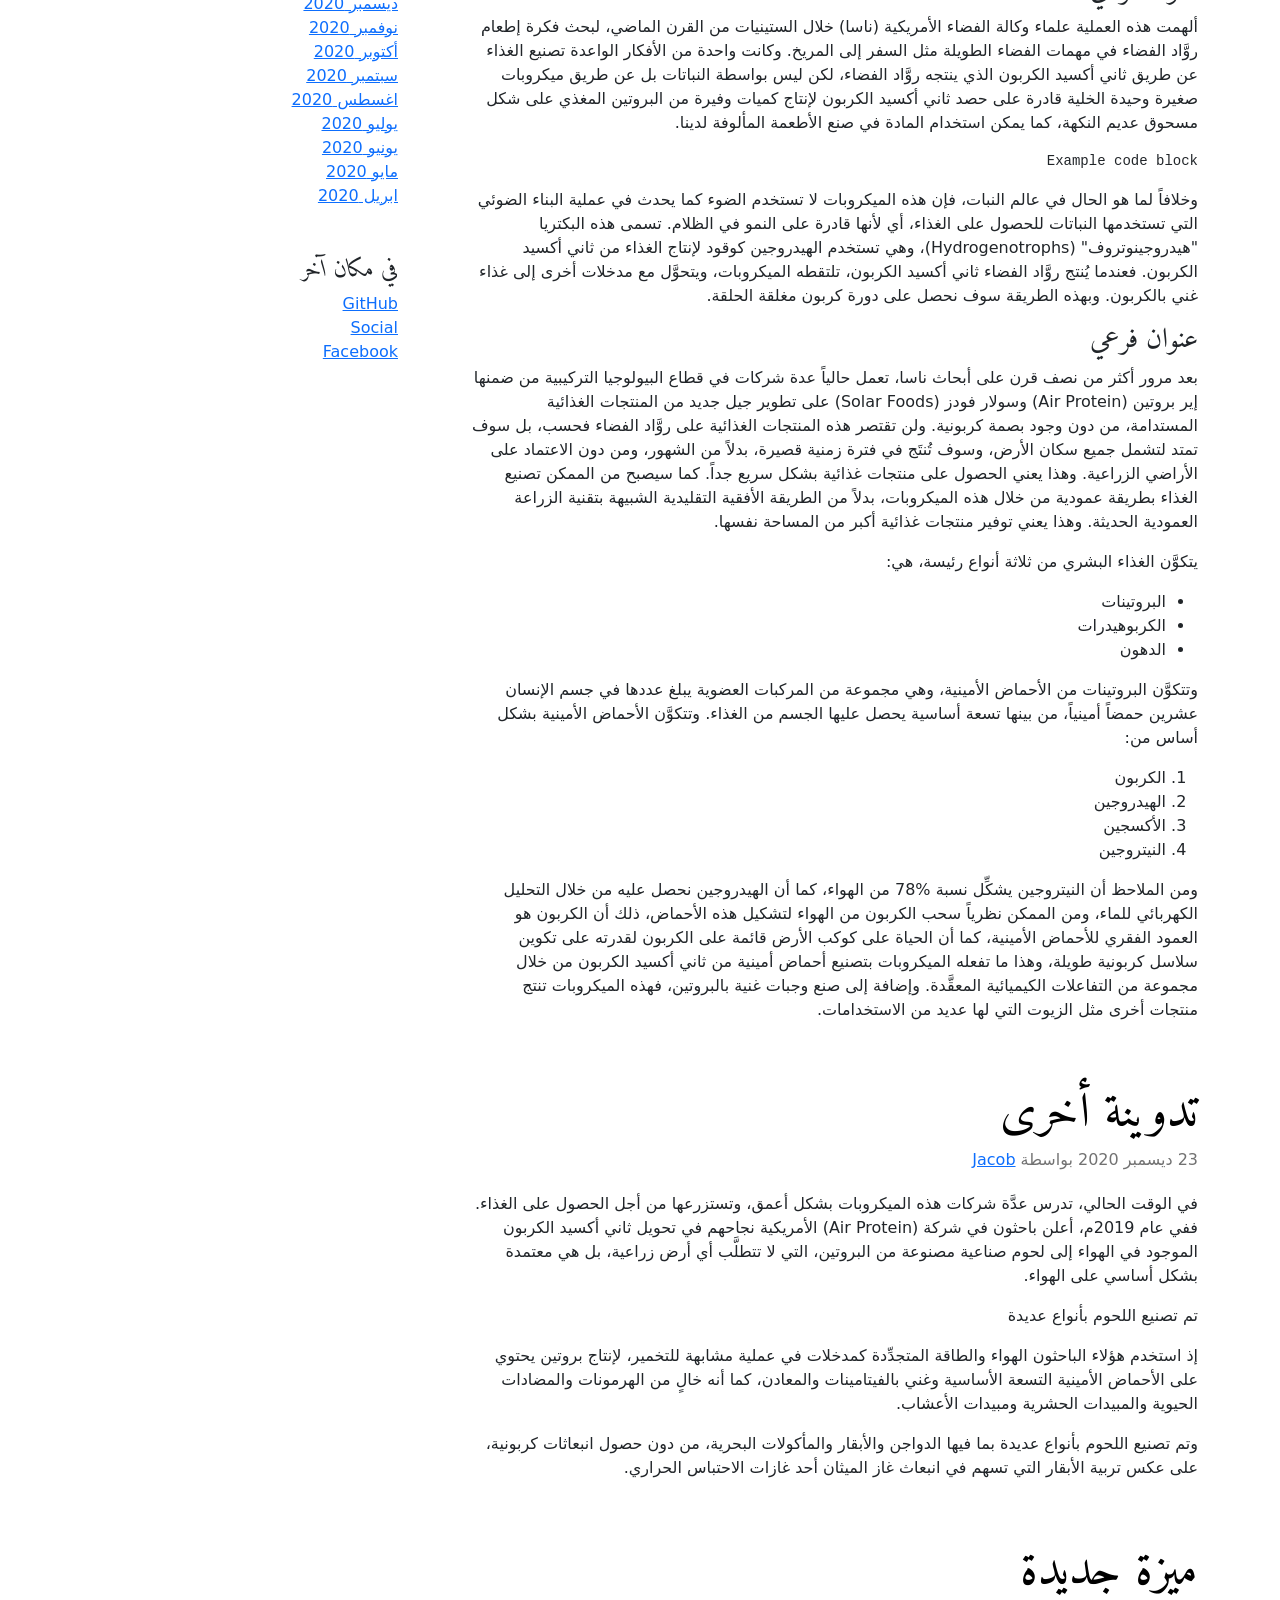
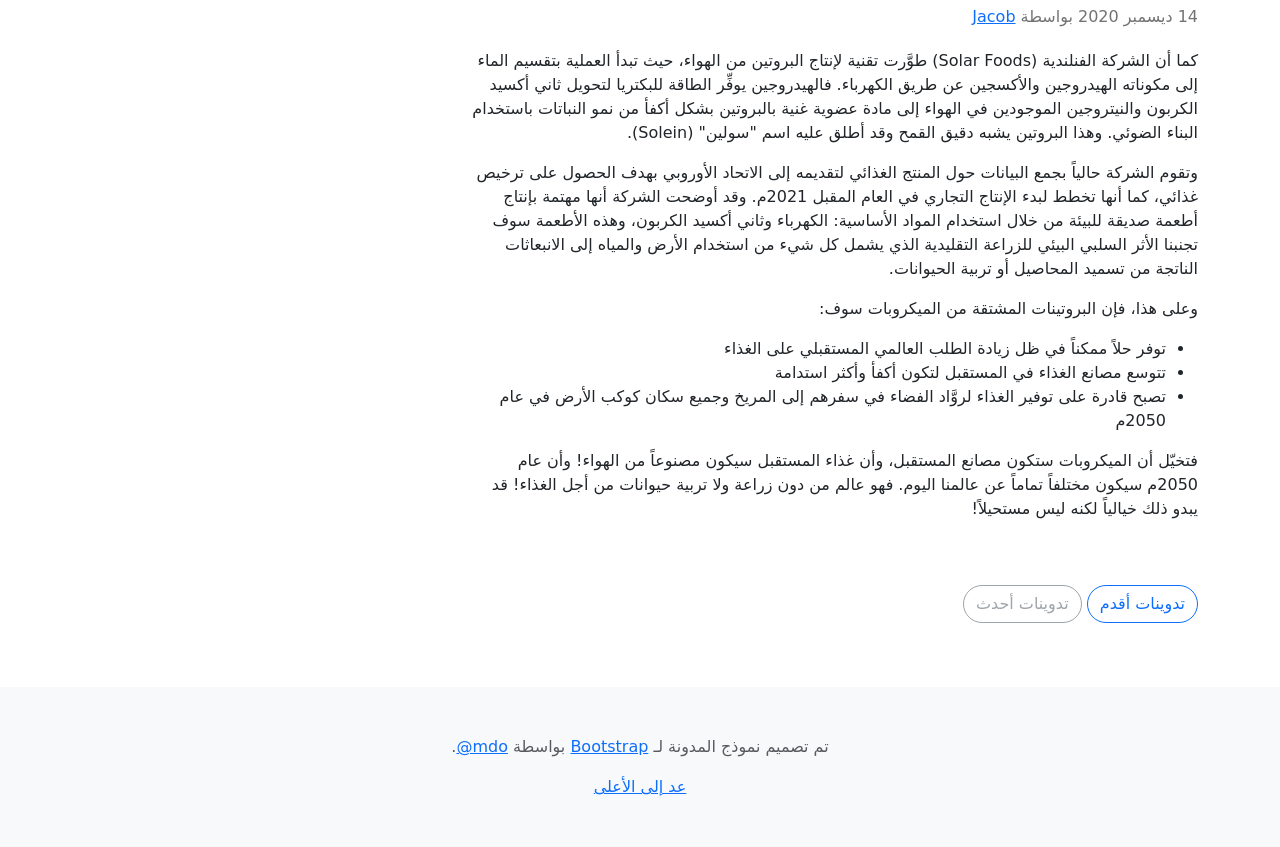
<file: Academy-Cinemas/bootstrap-5.3.8-examples/blog-rtl/index.html>
<!doctype html>
<html lang="ar" dir="rtl" data-bs-theme="auto">
  <head>
    <meta charset="utf-8" />
    <meta name="viewport" content="width=device-width, initial-scale=1" />
    <meta name="description" content="" />
    <meta
      name="author"
      content="Mark Otto, Jacob Thornton, and Bootstrap contributors"
    />
    <meta name="generator" content="Astro v5.13.2" />
    <title>قالب المدونة · Bootstrap v5.3</title>
    <link
      rel="canonical"
      href="https://getbootstrap.com/docs/5.3/examples/blog-rtl/"
    />
    <script src="../assets/js/color-modes.js"></script>
    <link href="../assets/dist/css/bootstrap.rtl.min.css" rel="stylesheet" />
    <meta name="theme-color" content="#712cf9" />
    <link
      href="https://fonts.googleapis.com/css?family=Amiri:wght@400;700&display=swap"
      rel="stylesheet"
    />
    <link href="../blog/blog.rtl.css" rel="stylesheet" />
    <style>
      .bd-placeholder-img {
        font-size: 1.125rem;
        text-anchor: middle;
        -webkit-user-select: none;
        -moz-user-select: none;
        user-select: none;
      }
      @media (min-width: 768px) {
        .bd-placeholder-img-lg {
          font-size: 3.5rem;
        }
      }
      .b-example-divider {
        width: 100%;
        height: 3rem;
        background-color: #0000001a;
        border: solid rgba(0, 0, 0, 0.15);
        border-width: 1px 0;
        box-shadow:
          inset 0 0.5em 1.5em #0000001a,
          inset 0 0.125em 0.5em #00000026;
      }
      .b-example-vr {
        flex-shrink: 0;
        width: 1.5rem;
        height: 100vh;
      }
      .bi {
        vertical-align: -0.125em;
        fill: currentColor;
      }
      .nav-scroller {
        position: relative;
        z-index: 2;
        height: 2.75rem;
        overflow-y: hidden;
      }
      .nav-scroller .nav {
        display: flex;
        flex-wrap: nowrap;
        padding-bottom: 1rem;
        margin-top: -1px;
        overflow-x: auto;
        text-align: center;
        white-space: nowrap;
        -webkit-overflow-scrolling: touch;
      }
      .btn-bd-primary {
        --bd-violet-bg: #712cf9;
        --bd-violet-rgb: 112.520718, 44.062154, 249.437846;
        --bs-btn-font-weight: 600;
        --bs-btn-color: var(--bs-white);
        --bs-btn-bg: var(--bd-violet-bg);
        --bs-btn-border-color: var(--bd-violet-bg);
        --bs-btn-hover-color: var(--bs-white);
        --bs-btn-hover-bg: #6528e0;
        --bs-btn-hover-border-color: #6528e0;
        --bs-btn-focus-shadow-rgb: var(--bd-violet-rgb);
        --bs-btn-active-color: var(--bs-btn-hover-color);
        --bs-btn-active-bg: #5a23c8;
        --bs-btn-active-border-color: #5a23c8;
      }
      .bd-mode-toggle {
        z-index: 1500;
      }
      .bd-mode-toggle .bi {
        width: 1em;
        height: 1em;
      }
      .bd-mode-toggle .dropdown-menu .active .bi {
        display: block !important;
      }
    </style>
  </head>
  <body>
    <svg xmlns="http://www.w3.org/2000/svg" class="d-none">
      <symbol id="check2" viewBox="0 0 16 16">
        <path
          d="M13.854 3.646a.5.5 0 0 1 0 .708l-7 7a.5.5 0 0 1-.708 0l-3.5-3.5a.5.5 0 1 1 .708-.708L6.5 10.293l6.646-6.647a.5.5 0 0 1 .708 0z"
        ></path>
      </symbol>
      <symbol id="circle-half" viewBox="0 0 16 16">
        <path
          d="M8 15A7 7 0 1 0 8 1v14zm0 1A8 8 0 1 1 8 0a8 8 0 0 1 0 16z"
        ></path>
      </symbol>
      <symbol id="moon-stars-fill" viewBox="0 0 16 16">
        <path
          d="M6 .278a.768.768 0 0 1 .08.858 7.208 7.208 0 0 0-.878 3.46c0 4.021 3.278 7.277 7.318 7.277.527 0 1.04-.055 1.533-.16a.787.787 0 0 1 .81.316.733.733 0 0 1-.031.893A8.349 8.349 0 0 1 8.344 16C3.734 16 0 12.286 0 7.71 0 4.266 2.114 1.312 5.124.06A.752.752 0 0 1 6 .278z"
        ></path>
        <path
          d="M10.794 3.148a.217.217 0 0 1 .412 0l.387 1.162c.173.518.579.924 1.097 1.097l1.162.387a.217.217 0 0 1 0 .412l-1.162.387a1.734 1.734 0 0 0-1.097 1.097l-.387 1.162a.217.217 0 0 1-.412 0l-.387-1.162A1.734 1.734 0 0 0 9.31 6.593l-1.162-.387a.217.217 0 0 1 0-.412l1.162-.387a1.734 1.734 0 0 0 1.097-1.097l.387-1.162zM13.863.099a.145.145 0 0 1 .274 0l.258.774c.115.346.386.617.732.732l.774.258a.145.145 0 0 1 0 .274l-.774.258a1.156 1.156 0 0 0-.732.732l-.258.774a.145.145 0 0 1-.274 0l-.258-.774a1.156 1.156 0 0 0-.732-.732l-.774-.258a.145.145 0 0 1 0-.274l.774-.258c.346-.115.617-.386.732-.732L13.863.1z"
        ></path>
      </symbol>
      <symbol id="sun-fill" viewBox="0 0 16 16">
        <path
          d="M8 12a4 4 0 1 0 0-8 4 4 0 0 0 0 8zM8 0a.5.5 0 0 1 .5.5v2a.5.5 0 0 1-1 0v-2A.5.5 0 0 1 8 0zm0 13a.5.5 0 0 1 .5.5v2a.5.5 0 0 1-1 0v-2A.5.5 0 0 1 8 13zm8-5a.5.5 0 0 1-.5.5h-2a.5.5 0 0 1 0-1h2a.5.5 0 0 1 .5.5zM3 8a.5.5 0 0 1-.5.5h-2a.5.5 0 0 1 0-1h2A.5.5 0 0 1 3 8zm10.657-5.657a.5.5 0 0 1 0 .707l-1.414 1.415a.5.5 0 1 1-.707-.708l1.414-1.414a.5.5 0 0 1 .707 0zm-9.193 9.193a.5.5 0 0 1 0 .707L3.05 13.657a.5.5 0 0 1-.707-.707l1.414-1.414a.5.5 0 0 1 .707 0zm9.193 2.121a.5.5 0 0 1-.707 0l-1.414-1.414a.5.5 0 0 1 .707-.707l1.414 1.414a.5.5 0 0 1 0 .707zM4.464 4.465a.5.5 0 0 1-.707 0L2.343 3.05a.5.5 0 1 1 .707-.707l1.414 1.414a.5.5 0 0 1 0 .708z"
        ></path>
      </symbol>
    </svg>
    <div
      class="dropdown position-fixed bottom-0 end-0 mb-3 me-3 bd-mode-toggle"
    >
      <button
        class="btn btn-bd-primary py-2 dropdown-toggle d-flex align-items-center"
        id="bd-theme"
        type="button"
        aria-expanded="false"
        data-bs-toggle="dropdown"
        aria-label="Toggle theme (auto)"
      >
        <svg class="bi my-1 theme-icon-active" aria-hidden="true">
          <use href="#circle-half"></use>
        </svg>
        <span class="visually-hidden" id="bd-theme-text">Toggle theme</span>
      </button>
      <ul
        class="dropdown-menu dropdown-menu-end shadow"
        aria-labelledby="bd-theme-text"
      >
        <li>
          <button
            type="button"
            class="dropdown-item d-flex align-items-center"
            data-bs-theme-value="light"
            aria-pressed="false"
          >
            <svg class="bi me-2 opacity-50" aria-hidden="true">
              <use href="#sun-fill"></use>
            </svg>
            Light
            <svg class="bi ms-auto d-none" aria-hidden="true">
              <use href="#check2"></use>
            </svg>
          </button>
        </li>
        <li>
          <button
            type="button"
            class="dropdown-item d-flex align-items-center"
            data-bs-theme-value="dark"
            aria-pressed="false"
          >
            <svg class="bi me-2 opacity-50" aria-hidden="true">
              <use href="#moon-stars-fill"></use>
            </svg>
            Dark
            <svg class="bi ms-auto d-none" aria-hidden="true">
              <use href="#check2"></use>
            </svg>
          </button>
        </li>
        <li>
          <button
            type="button"
            class="dropdown-item d-flex align-items-center active"
            data-bs-theme-value="auto"
            aria-pressed="true"
          >
            <svg class="bi me-2 opacity-50" aria-hidden="true">
              <use href="#circle-half"></use>
            </svg>
            Auto
            <svg class="bi ms-auto d-none" aria-hidden="true">
              <use href="#check2"></use>
            </svg>
          </button>
        </li>
      </ul>
    </div>
    <svg xmlns="http://www.w3.org/2000/svg" class="d-none">
      <symbol
        id="aperture"
        fill="none"
        stroke="currentColor"
        stroke-linecap="round"
        stroke-linejoin="round"
        stroke-width="2"
        viewBox="0 0 24 24"
      >
        <circle cx="12" cy="12" r="10"></circle>
        <path
          d="M14.31 8l5.74 9.94M9.69 8h11.48M7.38 12l5.74-9.94M9.69 16L3.95 6.06M14.31 16H2.83m13.79-4l-5.74 9.94"
        ></path>
      </symbol>
      <symbol id="cart" viewBox="0 0 16 16">
        <path
          d="M0 1.5A.5.5 0 0 1 .5 1H2a.5.5 0 0 1 .485.379L2.89 3H14.5a.5.5 0 0 1 .49.598l-1 5a.5.5 0 0 1-.465.401l-9.397.472L4.415 11H13a.5.5 0 0 1 0 1H4a.5.5 0 0 1-.491-.408L2.01 3.607 1.61 2H.5a.5.5 0 0 1-.5-.5zM3.102 4l.84 4.479 9.144-.459L13.89 4H3.102zM5 12a2 2 0 1 0 0 4 2 2 0 0 0 0-4zm7 0a2 2 0 1 0 0 4 2 2 0 0 0 0-4zm-7 1a1 1 0 1 1 0 2 1 1 0 0 1 0-2zm7 0a1 1 0 1 1 0 2 1 1 0 0 1 0-2z"
        ></path>
      </symbol>
      <symbol id="chevron-right" viewBox="0 0 16 16">
        <path
          fill-rule="evenodd"
          d="M4.646 1.646a.5.5 0 0 1 .708 0l6 6a.5.5 0 0 1 0 .708l-6 6a.5.5 0 0 1-.708-.708L10.293 8 4.646 2.354a.5.5 0 0 1 0-.708z"
        ></path>
      </symbol>
    </svg>
    <div class="container">
      <header class="border-bottom lh-1 py-3">
        <div class="row flex-nowrap justify-content-between align-items-center">
          <div class="col-4 pt-1">
            <a class="link-secondary" href="#">الإشتراك في النشرة البريدية</a>
          </div>
          <div class="col-4 text-center">
            <a
              class="blog-header-logo text-body-emphasis text-decoration-none"
              href="#"
              >كبير</a
            >
          </div>
          <div class="col-4 d-flex justify-content-end align-items-center">
            <a class="link-secondary" href="#" aria-label="بحث">
              <svg
                xmlns="http://www.w3.org/2000/svg"
                width="20"
                height="20"
                fill="none"
                stroke="currentColor"
                stroke-linecap="round"
                stroke-linejoin="round"
                stroke-width="2"
                class="mx-3"
                role="img"
                viewBox="0 0 24 24"
              >
                <title>بحث</title>
                <circle cx="10.5" cy="10.5" r="7.5"></circle>
                <path d="M21 21l-5.2-5.2"></path>
              </svg>
            </a>
            <a class="btn btn-sm btn-outline-secondary" href="#">إنشاء حساب</a>
          </div>
        </div>
      </header>
      <div class="nav-scroller py-1 mb-3 border-bottom">
        <nav class="nav nav-underline justify-content-between">
          <a class="nav-item nav-link link-body-emphasis active" href="#"
            >العالم</a
          >
          <a class="nav-item nav-link link-body-emphasis" href="#"
            >الولايات المتحدة</a
          >
          <a class="nav-item nav-link link-body-emphasis" href="#">التقنية</a>
          <a class="nav-item nav-link link-body-emphasis" href="#">التصميم</a>
          <a class="nav-item nav-link link-body-emphasis" href="#">الحضارة</a>
          <a class="nav-item nav-link link-body-emphasis" href="#"
            >المال والأعمال</a
          >
          <a class="nav-item nav-link link-body-emphasis" href="#">السياسة</a>
          <a class="nav-item nav-link link-body-emphasis" href="#"
            >الرأي العام</a
          >
          <a class="nav-item nav-link link-body-emphasis" href="#">العلوم</a>
          <a class="nav-item nav-link link-body-emphasis" href="#">الصحة</a>
          <a class="nav-item nav-link link-body-emphasis" href="#">الموضة</a>
          <a class="nav-item nav-link link-body-emphasis" href="#">السفر</a>
        </nav>
      </div>
    </div>
    <main class="container">
      <div class="p-4 p-md-5 mb-4 rounded text-body-emphasis bg-body-secondary">
        <div class="col-lg-6 px-0">
          <h1 class="display-4 fst-italic">عنوان تدوينة مميزة أطول</h1>
          <p class="lead my-3">
            عدة أسطر نصية متعددة تعبر عن التدوية، وذلك لإعلام القراء الجدد بسرعة
            وكفاءة حول أكثر الأشياء إثارة للاهتمام في محتويات هذه التدوينة.
          </p>
          <p class="lead mb-0">
            <a href="#" class="text-body-emphasis fw-bold">أكمل القراءة...</a>
          </p>
        </div>
      </div>
      <div class="row mb-2">
        <div class="col-md-6">
          <div
            class="row g-0 border rounded overflow-hidden flex-md-row mb-4 shadow-sm h-md-250 position-relative"
          >
            <div class="col p-4 d-flex flex-column position-static">
              <strong class="d-inline-block mb-2 text-primary-emphasis"
                >العالم</strong
              >
              <h3 class="mb-0">مشاركة مميزة</h3>
              <div class="mb-1 text-body-secondary">نوفمبر 12</div>
              <p class="card-text mb-auto">
                هذه بطاقة أوسع مع نص داعم أدناه كمقدمة طبيعية لمحتوى إضافي.
              </p>
              <a
                href="#"
                class="icon-link gap-1 icon-link-hover stretched-link"
              >
                أكمل القراءة
                <svg class="bi" aria-hidden="true">
                  <use xlink:href="#chevron-right"></use>
                </svg>
              </a>
            </div>
            <div class="col-auto d-none d-lg-block">
              <svg
                aria-label="Placeholder: صورة مصغرة"
                class="bd-placeholder-img"
                height="250"
                preserveAspectRatio="xMidYMid slice"
                role="img"
                width="200"
                xmlns="http://www.w3.org/2000/svg"
              >
                <title>Placeholder</title>
                <rect width="100%" height="100%" fill="#55595c"></rect>
                <text x="50%" y="50%" fill="#eceeef" dy=".3em">صورة مصغرة</text>
              </svg>
            </div>
          </div>
        </div>
        <div class="col-md-6">
          <div
            class="row g-0 border rounded overflow-hidden flex-md-row mb-4 shadow-sm h-md-250 position-relative"
          >
            <div class="col p-4 d-flex flex-column position-static">
              <strong class="d-inline-block mb-2 text-success-emphasis"
                >التصميم</strong
              >
              <h3 class="mb-0">عنوان الوظيفة</h3>
              <div class="mb-1 text-body-secondary">نوفمبر 11</div>
              <p class="mb-auto">
                هذه بطاقة أوسع مع نص داعم أدناه كمقدمة طبيعية لمحتوى إضافي.
              </p>
              <a
                href="#"
                class="icon-link gap-1 icon-link-hover stretched-link"
              >
                أكمل القراءة
                <svg class="bi" aria-hidden="true">
                  <use xlink:href="#chevron-right"></use>
                </svg>
              </a>
            </div>
            <div class="col-auto d-none d-lg-block">
              <svg
                aria-label="Placeholder: صورة مصغرة"
                class="bd-placeholder-img"
                height="250"
                preserveAspectRatio="xMidYMid slice"
                role="img"
                width="200"
                xmlns="http://www.w3.org/2000/svg"
              >
                <title>Placeholder</title>
                <rect width="100%" height="100%" fill="#55595c"></rect>
                <text x="50%" y="50%" fill="#eceeef" dy=".3em">صورة مصغرة</text>
              </svg>
            </div>
          </div>
        </div>
      </div>
      <div class="row g-5">
        <div class="col-md-8">
          <h3 class="pb-4 mb-4 fst-italic border-bottom">من Firehose</h3>
          <article class="blog-post">
            <h2 class="display-5 link-body-emphasis mb-1">مثال على تدوينة</h2>
            <p class="blog-post-meta">
              1 يناير 2021 بواسطة <a href="#"> Mark </a>
            </p>
            <p>
              تعرض مشاركة المدونة هذه بضعة أنواع مختلفة من المحتوى الذي يتم دعمه
              وتصميمه باستخدام Bootstrap. النصوص الأساسية، الصور، والأكواد
              مدعومة بشكل كامل.
            </p>
            <hr />
            <p>
              يشكِّل تأمين الغذاء في المستقبل قضية تؤرِّق حكومات العالَم
              والعلماء على حدٍّ سواء. فخلال القرن العشرين ازداد عدد سكان الأرض
              أربعة أضعاف، وتشير التقديرات إلى أن العدد سوف يصل إلى عشرة مليارات
              إنسان بحلول عام 2050م. وسوف تمثل هذه الزيادة الهائلة تحدياً كبيراً
              وضغطاً متصاعداً على قدرة الإنتاج الزراعي. الأمر الذي كان ولا بد من
              أن يدفع إلى تطوير تقنيات مبتكرة في تصنيع الغذاء غير الزراعة، منها
              تقنية مستقبلية تقوم على تصنيع الغذاء من الهواء.
            </p>
            <blockquote class="blockquote">
              <p>
                تشغل الزراعة مساحات كبيرة من اليابسة، وتستهلك كميات هائلة من
                المياه، كما أن إنتاج الغذاء بواسطة الزراعة يسهم بنسبة عالية من
                انبعاثات غازات الاحتباس الحراري العالمية
              </p>
            </blockquote>
            <p>
              تشغل الزراعة مساحات كبيرة من اليابسة، وتستهلك كميات هائلة من
              المياه. كما أن إنتاج الغذاء بواسطة الزراعة يسهم بنسبة عالية من
              انبعاثات غازات الاحتباس الحراري العالمية، وللمقارنة فإن هذه النسبة
              من الانبعاثات هي أكبر مما ينتجه قطاع النقل بكل ما فيه من سيارات
              وشاحنات وطائرات وقطارات.
            </p>
            <h2>عنوان</h2>
            <p>
              تحصل النباتات على غذائها بواسطة عملية تسمى البناء الضوئي، حيث تقوم
              النباتات بتحويل ضوء الشمس والماء وثاني أكسيد الكربون الموجود في
              الغلاف الجوي إلى غذاء وتطلق الأكسجين كمنتج ثانوي لهذا التفاعل
              الكيميائي. وتحدث هذه العملية في "البلاستيدات الخضراء". فالنباتات
              تستفيد من طاقة ضوء الشمس في تقسيم الماء إلى هيدروجين وأكسجين،
              وتحدث تفاعلات كيميائية أخرى ينتج عنها سكر الجلكوز الذي تستخدمه
              كمصدر للغذاء وينطلق الأكسجين من النباتات إلى الغلاف الجوي. وهذا
              يعني أن النباتات تحوِّل ثاني أكسيد الكربون إلى غذاء من خلال
              تفاعلات كيميائية معقَّدة. ويُعد البناء الضوئي من أهم التفاعلات
              الكيميائية على كوكب الأرض، فقد ساعد في الماضي على تطوُّر كوكبنا
              وظهور الحياة عليه. فالنباتات تستخدم ثاني أكسيد الكربون لصنع
              غذائها، وتطلق الأكسجين لتساعد الكائنات الأخرى على التنفس!
            </p>
            <h3>عنوان فرعي</h3>
            <p>
              ألهمت هذه العملية علماء وكالة الفضاء الأمريكية (ناسا) خلال
              الستينيات من القرن الماضي، لبحث فكرة إطعام روَّاد الفضاء في مهمات
              الفضاء الطويلة مثل السفر إلى المريخ. وكانت واحدة من الأفكار
              الواعدة تصنيع الغذاء عن طريق ثاني أكسيد الكربون الذي ينتجه روَّاد
              الفضاء، لكن ليس بواسطة النباتات بل عن طريق ميكروبات صغيرة وحيدة
              الخلية قادرة على حصد ثاني أكسيد الكربون لإنتاج كميات وفيرة من
              البروتين المغذي على شكل مسحوق عديم النكهة، كما يمكن استخدام المادة
              في صنع الأطعمة المألوفة لدينا.
            </p>
            <pre><code>Example code block</code></pre>
            <p>
              وخلافاً لما هو الحال في عالم النبات، فإن هذه الميكروبات لا تستخدم
              الضوء كما يحدث في عملية البناء الضوئي التي تستخدمها النباتات
              للحصول على الغذاء، أي لأنها قادرة على النمو في الظلام. تسمى هذه
              البكتريا "هيدروجينوتروف" (Hydrogenotrophs)، وهي تستخدم الهيدروجين
              كوقود لإنتاج الغذاء من ثاني أكسيد الكربون. فعندما يُنتج روَّاد
              الفضاء ثاني أكسيد الكربون، تلتقطه الميكروبات، ويتحوَّل مع مدخلات
              أخرى إلى غذاء غني بالكربون. وبهذه الطريقة سوف نحصل على دورة كربون
              مغلقة الحلقة.
            </p>
            <h3>عنوان فرعي</h3>
            <p>
              بعد مرور أكثر من نصف قرن على أبحاث ناسا، تعمل حالياً عدة شركات في
              قطاع البيولوجيا التركيبية من ضمنها إير بروتين (Air Protein) وسولار
              فودز (Solar Foods) على تطوير جيل جديد من المنتجات الغذائية
              المستدامة، من دون وجود بصمة كربونية. ولن تقتصر هذه المنتجات
              الغذائية على روَّاد الفضاء فحسب، بل سوف تمتد لتشمل جميع سكان
              الأرض، وسوف تُنتَج في فترة زمنية قصيرة، بدلاً من الشهور، ومن دون
              الاعتماد على الأراضي الزراعية. وهذا يعني الحصول على منتجات غذائية
              بشكل سريع جداً. كما سيصبح من الممكن تصنيع الغذاء بطريقة عمودية من
              خلال هذه الميكروبات، بدلاً من الطريقة الأفقية التقليدية الشبيهة
              بتقنية الزراعة العمودية الحديثة. وهذا يعني توفير منتجات غذائية
              أكبر من المساحة نفسها.
            </p>
            <p>يتكوَّن الغذاء البشري من ثلاثة أنواع رئيسة، هي:</p>
            <ul>
              <li>البروتينات</li>
              <li>الكربوهيدرات</li>
              <li>الدهون</li>
            </ul>
            <p>
              وتتكوَّن البروتينات من الأحماض الأمينية، وهي مجموعة من المركبات
              العضوية يبلغ عددها في جسم الإنسان عشرين حمضاً أمينياً، من بينها
              تسعة أساسية يحصل عليها الجسم من الغذاء. وتتكوَّن الأحماض الأمينية
              بشكل أساس من:
            </p>
            <ol>
              <li>الكربون</li>
              <li>الهيدروجين</li>
              <li>الأكسجين</li>
              <li>النيتروجين</li>
            </ol>
            <p>
              ومن الملاحظ أن النيتروجين يشكِّل نسبة %78 من الهواء، كما أن
              الهيدروجين نحصل عليه من خلال التحليل الكهربائي للماء، ومن الممكن
              نظرياً سحب الكربون من الهواء لتشكيل هذه الأحماض، ذلك أن الكربون هو
              العمود الفقري للأحماض الأمينية، كما أن الحياة على كوكب الأرض قائمة
              على الكربون لقدرته على تكوين سلاسل كربونية طويلة، وهذا ما تفعله
              الميكروبات بتصنيع أحماض أمينية من ثاني أكسيد الكربون من خلال
              مجموعة من التفاعلات الكيميائية المعقَّدة. وإضافة إلى صنع وجبات
              غنية بالبروتين، فهذه الميكروبات تنتج منتجات أخرى مثل الزيوت التي
              لها عديد من الاستخدامات.
            </p>
          </article>
          <article class="blog-post">
            <h2 class="display-5 link-body-emphasis mb-1">تدوينة أخرى</h2>
            <p class="blog-post-meta">
              23 ديسمبر 2020 بواسطة <a href="#">Jacob</a>
            </p>
            <p>
              في الوقت الحالي، تدرس عدَّة شركات هذه الميكروبات بشكل أعمق،
              وتستزرعها من أجل الحصول على الغذاء. ففي عام 2019م، أعلن باحثون في
              شركة (Air Protein) الأمريكية نجاحهم في تحويل ثاني أكسيد الكربون
              الموجود في الهواء إلى لحوم صناعية مصنوعة من البروتين، التي لا
              تتطلَّب أي أرض زراعية، بل هي معتمدة بشكل أساسي على الهواء.
            </p>
            <blockquote><p>تم تصنيع اللحوم بأنواع عديدة</p></blockquote>
            <p>
              إذ استخدم هؤلاء الباحثون الهواء والطاقة المتجدِّدة كمدخلات في
              عملية مشابهة للتخمير، لإنتاج بروتين يحتوي على الأحماض الأمينية
              التسعة الأساسية وغني بالفيتامينات والمعادن، كما أنه خالٍ من
              الهرمونات والمضادات الحيوية والمبيدات الحشرية ومبيدات الأعشاب.
            </p>
            <p>
              وتم تصنيع اللحوم بأنواع عديدة بما فيها الدواجن والأبقار والمأكولات
              البحرية، من دون حصول انبعاثات كربونية، على عكس تربية الأبقار التي
              تسهم في انبعاث غاز الميثان أحد غازات الاحتباس الحراري.
            </p>
          </article>
          <article class="blog-post">
            <h2 class="display-5 link-body-emphasis mb-1">ميزة جديدة</h2>
            <p class="blog-post-meta">
              14 ديسمبر 2020 بواسطة <a href="#">Jacob</a>
            </p>
            <p>
              كما أن الشركة الفنلندية (Solar Foods) طوَّرت تقنية لإنتاج البروتين
              من الهواء، حيث تبدأ العملية بتقسيم الماء إلى مكوناته الهيدروجين
              والأكسجين عن طريق الكهرباء. فالهيدروجين يوفِّر الطاقة للبكتريا
              لتحويل ثاني أكسيد الكربون والنيتروجين الموجودين في الهواء إلى مادة
              عضوية غنية بالبروتين بشكل أكفأ من نمو النباتات باستخدام البناء
              الضوئي. وهذا البروتين يشبه دقيق القمح وقد أطلق عليه اسم "سولين"
              (Solein).
            </p>
            <p>
              وتقوم الشركة حالياً بجمع البيانات حول المنتج الغذائي لتقديمه إلى
              الاتحاد الأوروبي بهدف الحصول على ترخيص غذائي، كما أنها تخطط لبدء
              الإنتاج التجاري في العام المقبل 2021م. وقد أوضحت الشركة أنها مهتمة
              بإنتاج أطعمة صديقة للبيئة من خلال استخدام المواد الأساسية:
              الكهرباء وثاني أكسيد الكربون، وهذه الأطعمة سوف تجنبنا الأثر السلبي
              البيئي للزراعة التقليدية الذي يشمل كل شيء من استخدام الأرض والمياه
              إلى الانبعاثات الناتجة من تسميد المحاصيل أو تربية الحيوانات.
            </p>
            <p>وعلى هذا، فإن البروتينات المشتقة من الميكروبات سوف:</p>
            <ul>
              <li>
                توفر حلاً ممكناً في ظل زيادة الطلب العالمي المستقبلي على الغذاء
              </li>
              <li>تتوسع مصانع الغذاء في المستقبل لتكون أكفأ وأكثر استدامة</li>
              <li>
                تصبح قادرة على توفير الغذاء لروَّاد الفضاء في سفرهم إلى المريخ
                وجميع سكان كوكب الأرض في عام 2050م
              </li>
            </ul>
            <p>
              فتخيّل أن الميكروبات ستكون مصانع المستقبل، وأن غذاء المستقبل سيكون
              مصنوعاً من الهواء! وأن عام 2050م سيكون مختلفاً تماماً عن عالمنا
              اليوم. فهو عالم من دون زراعة ولا تربية حيوانات من أجل الغذاء! قد
              يبدو ذلك خيالياً لكنه ليس مستحيلاً!
            </p>
          </article>
          <nav class="blog-pagination" aria-label="Pagination">
            <a class="btn btn-outline-primary rounded-pill" href="#"
              >تدوينات أقدم</a
            >
            <a
              class="btn btn-outline-secondary rounded-pill disabled"
              aria-disabled="true"
              >تدوينات أحدث</a
            >
          </nav>
        </div>
        <div class="col-md-4">
          <div class="position-sticky" style="top: 2rem">
            <div class="p-4 mb-3 bg-body-tertiary rounded">
              <h4 class="fst-italic">حول</h4>
              <p class="mb-0">
                أقبلت، فأقبلت معك الحياة بجميع صنوفها وألوانها: فالنبات ينبت،
                والأشجار تورق وتزهر، والهرة تموء، والقمري يسجع، والغنم يثغو،
                والبقر يخور، وكل أليف يدعو أليفه. كل شيء يشعر بالحياة وينسي هموم
                الحياة، ولا يذكر إلا سعادة الحياة، فإن كان الزمان جسدا فأنت
                روحه، وإن كان عمرا فأنت شبابه.
              </p>
            </div>
            <div>
              <h4 class="fst-italic">المشاركات الاخيرة</h4>
              <ul class="list-unstyled">
                <li>
                  <a
                    class="d-flex flex-column flex-lg-row gap-3 align-items-start align-items-lg-center py-3 link-body-emphasis text-decoration-none border-top"
                    href="#"
                  >
                    <svg
                      aria-hidden="true"
                      class="bd-placeholder-img"
                      height="96"
                      preserveAspectRatio="xMidYMid slice"
                      width="100%"
                      xmlns="http://www.w3.org/2000/svg"
                    >
                      <rect width="100%" height="100%" fill="#777"></rect>
                    </svg>
                    <div class="col-lg-8">
                      <h6 class="mb-0">مثال على عنوان منشور المدونة</h6>
                      <small class="text-body-secondary">15 يناير 2024</small>
                    </div>
                  </a>
                </li>
                <li>
                  <a
                    class="d-flex flex-column flex-lg-row gap-3 align-items-start align-items-lg-center py-3 link-body-emphasis text-decoration-none border-top"
                    href="#"
                  >
                    <svg
                      aria-hidden="true"
                      class="bd-placeholder-img"
                      height="96"
                      preserveAspectRatio="xMidYMid slice"
                      width="100%"
                      xmlns="http://www.w3.org/2000/svg"
                    >
                      <rect width="100%" height="100%" fill="#777"></rect>
                    </svg>
                    <div class="col-lg-8">
                      <h6 class="mb-0">هذا عنوان آخر للمدونة</h6>
                      <small class="text-body-secondary">14 يناير 2024</small>
                    </div>
                  </a>
                </li>
                <li>
                  <a
                    class="d-flex flex-column flex-lg-row gap-3 align-items-start align-items-lg-center py-3 link-body-emphasis text-decoration-none border-top"
                    href="#"
                  >
                    <svg
                      aria-hidden="true"
                      class="bd-placeholder-img"
                      height="96"
                      preserveAspectRatio="xMidYMid slice"
                      width="100%"
                      xmlns="http://www.w3.org/2000/svg"
                    >
                      <rect width="100%" height="100%" fill="#777"></rect>
                    </svg>
                    <div class="col-lg-8">
                      <h6 class="mb-0">
                        أطول عنوان منشور للمدونة: يحتوي هذا الخط على عدة أسطر!
                      </h6>
                      <small class="text-body-secondary">13 يناير 2024</small>
                    </div>
                  </a>
                </li>
              </ul>
            </div>
            <div class="p-4">
              <h4 class="fst-italic">الأرشيف</h4>
              <ol class="list-unstyled mb-0">
                <li><a href="#">مارس 2021</a></li>
                <li><a href="#">شباط 2021</a></li>
                <li><a href="#">يناير 2021</a></li>
                <li><a href="#">ديسمبر 2020</a></li>
                <li><a href="#">نوفمبر 2020</a></li>
                <li><a href="#">أكتوبر 2020</a></li>
                <li><a href="#">سبتمبر 2020</a></li>
                <li><a href="#">اغسطس 2020</a></li>
                <li><a href="#">يوليو 2020</a></li>
                <li><a href="#">يونيو 2020</a></li>
                <li><a href="#">مايو 2020</a></li>
                <li><a href="#">ابريل 2020</a></li>
              </ol>
            </div>
            <div class="p-4">
              <h4 class="fst-italic">في مكان آخر</h4>
              <ol class="list-unstyled">
                <li><a href="#">GitHub</a></li>
                <li><a href="#">Social</a></li>
                <li><a href="#">Facebook</a></li>
              </ol>
            </div>
          </div>
        </div>
      </div>
    </main>
    <footer class="py-5 text-center text-body-secondary bg-body-tertiary">
      <p>
        تم تصميم نموذج المدونة لـ
        <a href="https://getbootstrap.com/">Bootstrap</a> بواسطة
        <a href="https://x.com/mdo"><bdi lang="en" dir="ltr">@mdo</bdi></a
        >.
      </p>
      <p class="mb-0"><a href="#">عد إلى الأعلى</a></p>
    </footer>
    <script
      src="../assets/dist/js/bootstrap.bundle.min.js"
      class="astro-vvvwv3sm"
    ></script>
  </body>
</html>
</file>
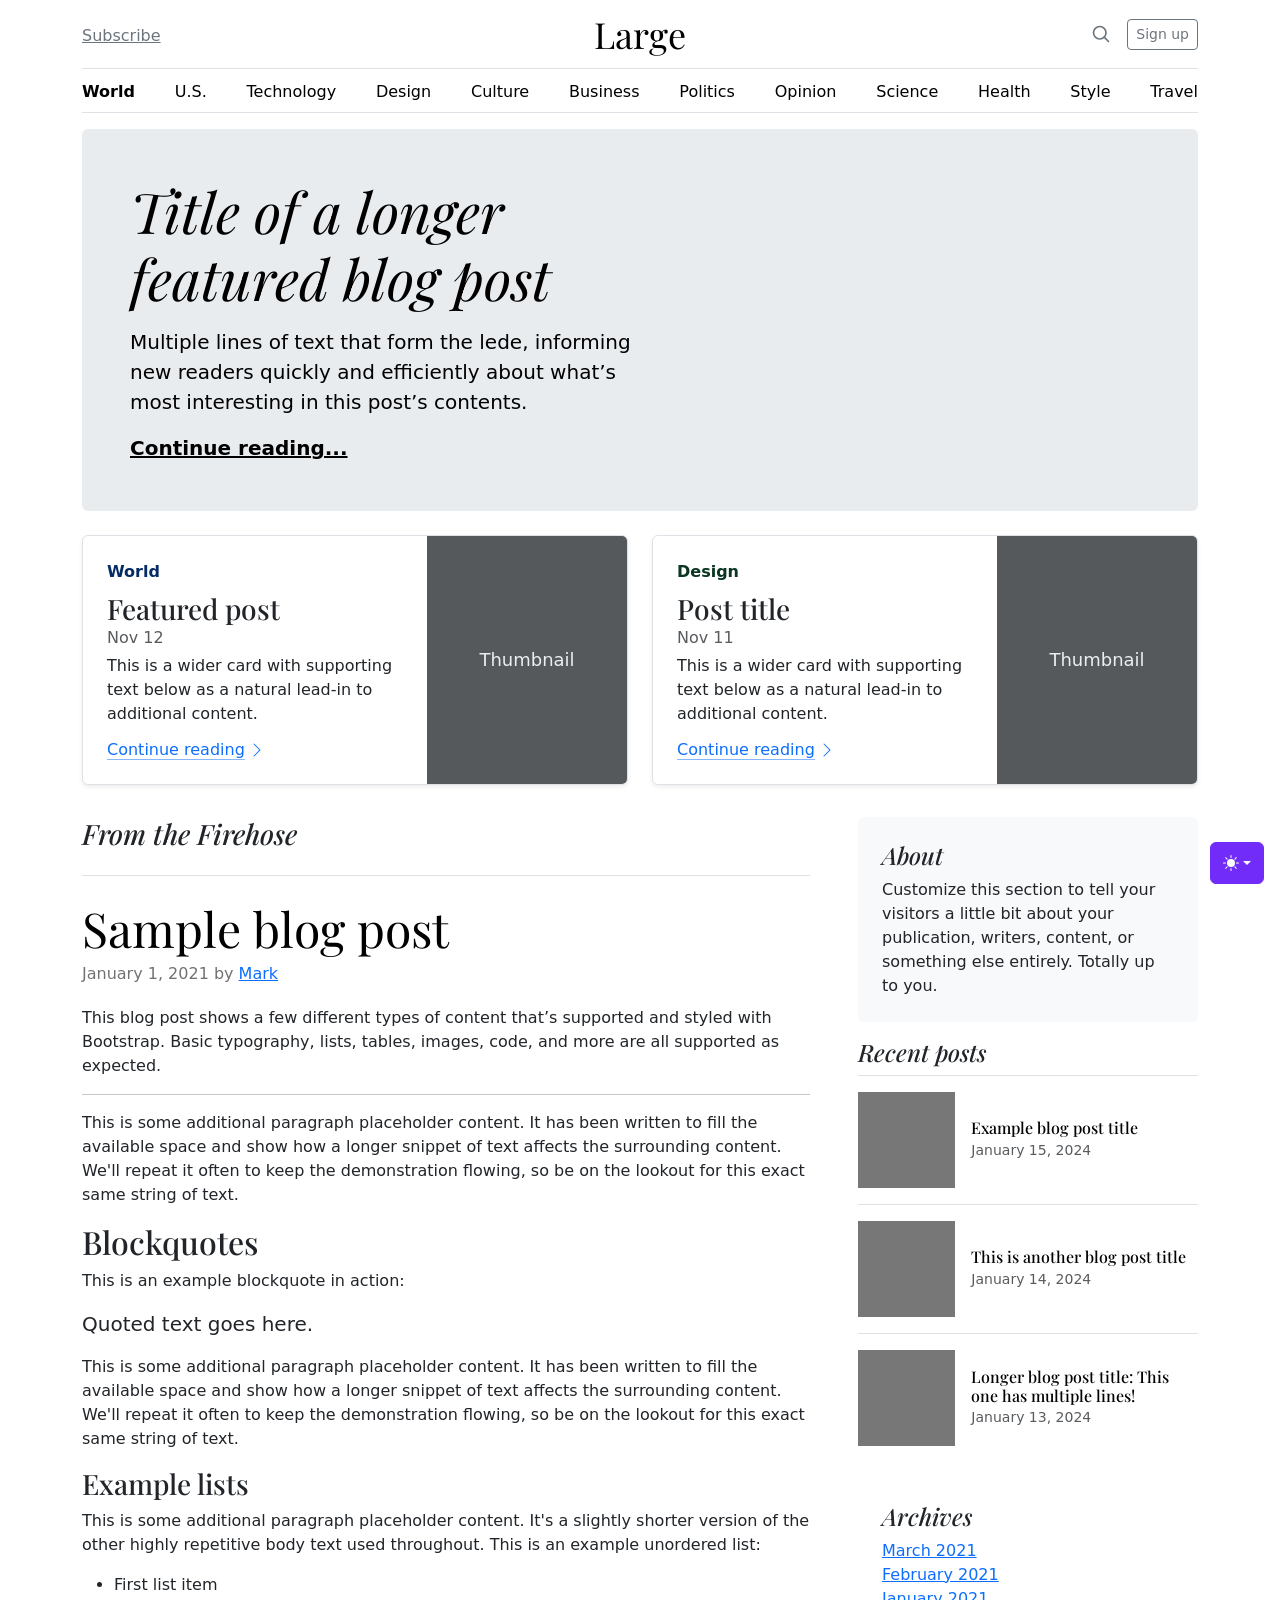
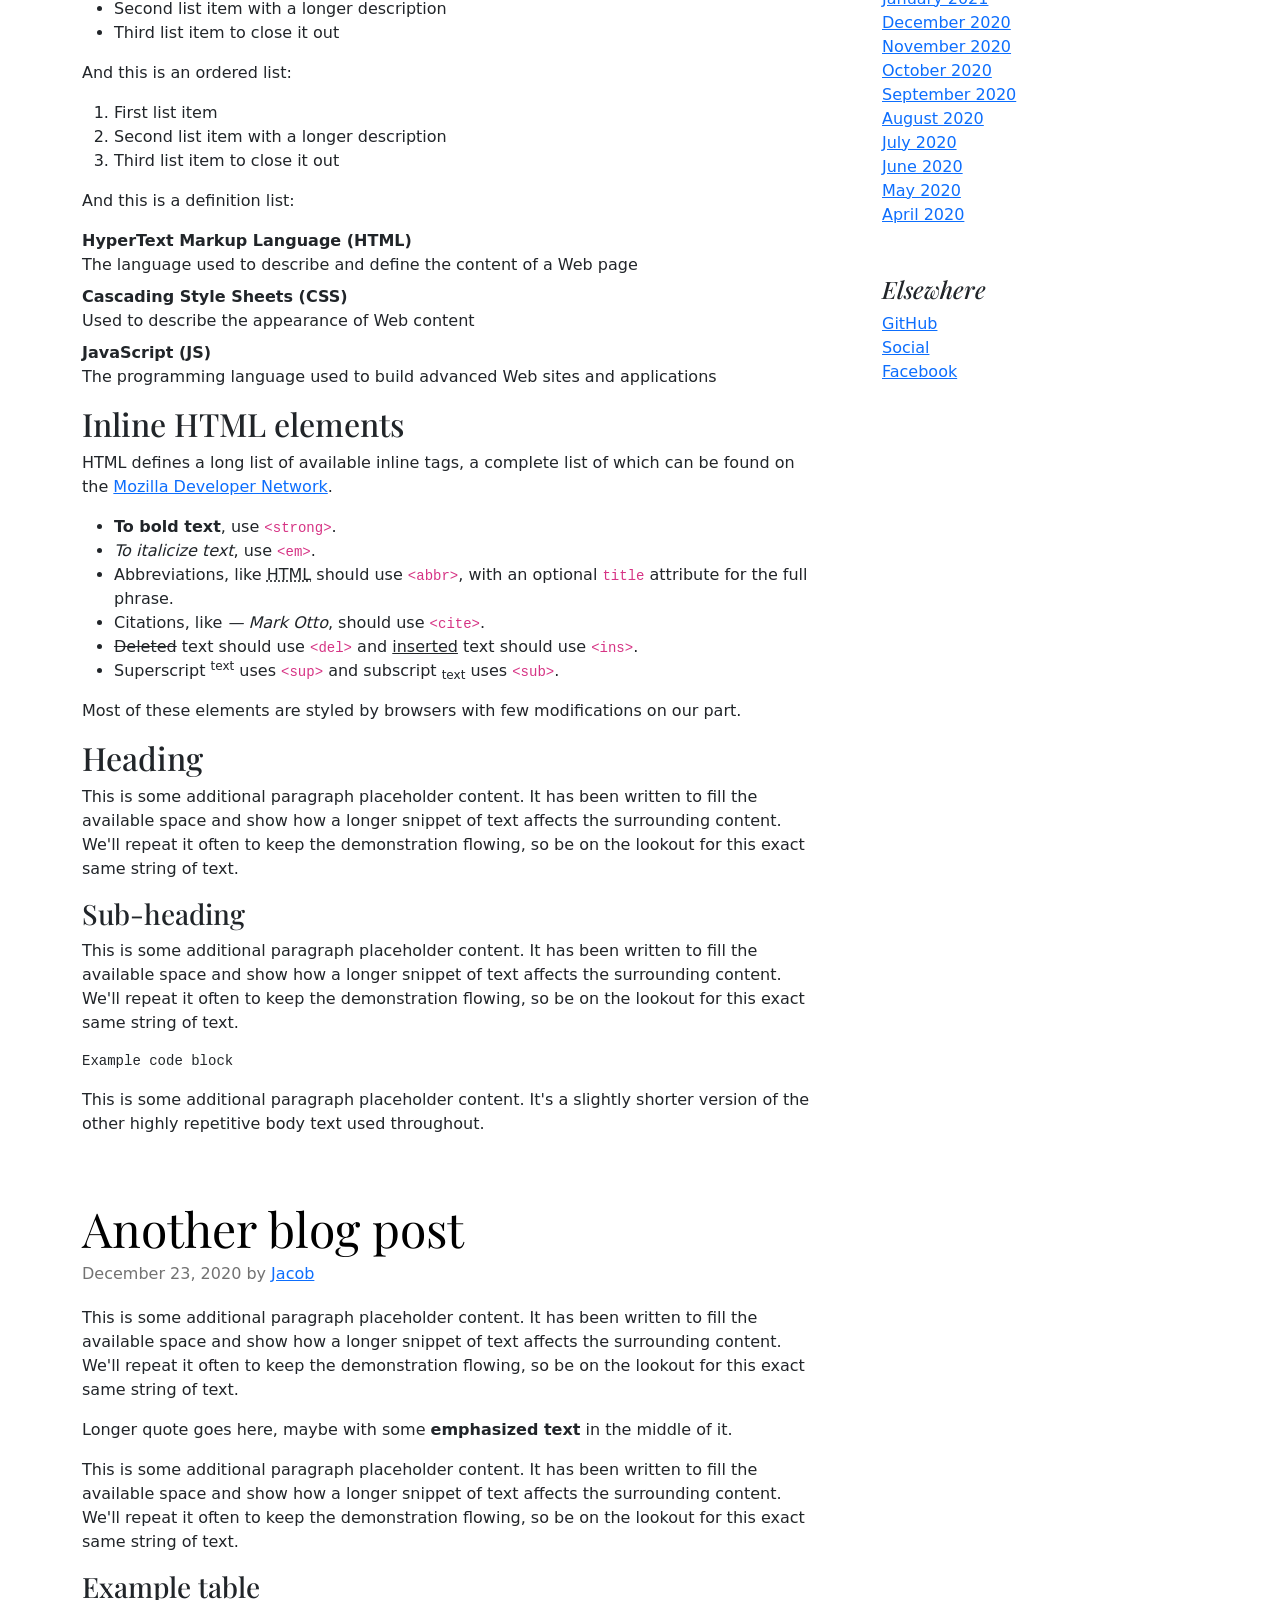
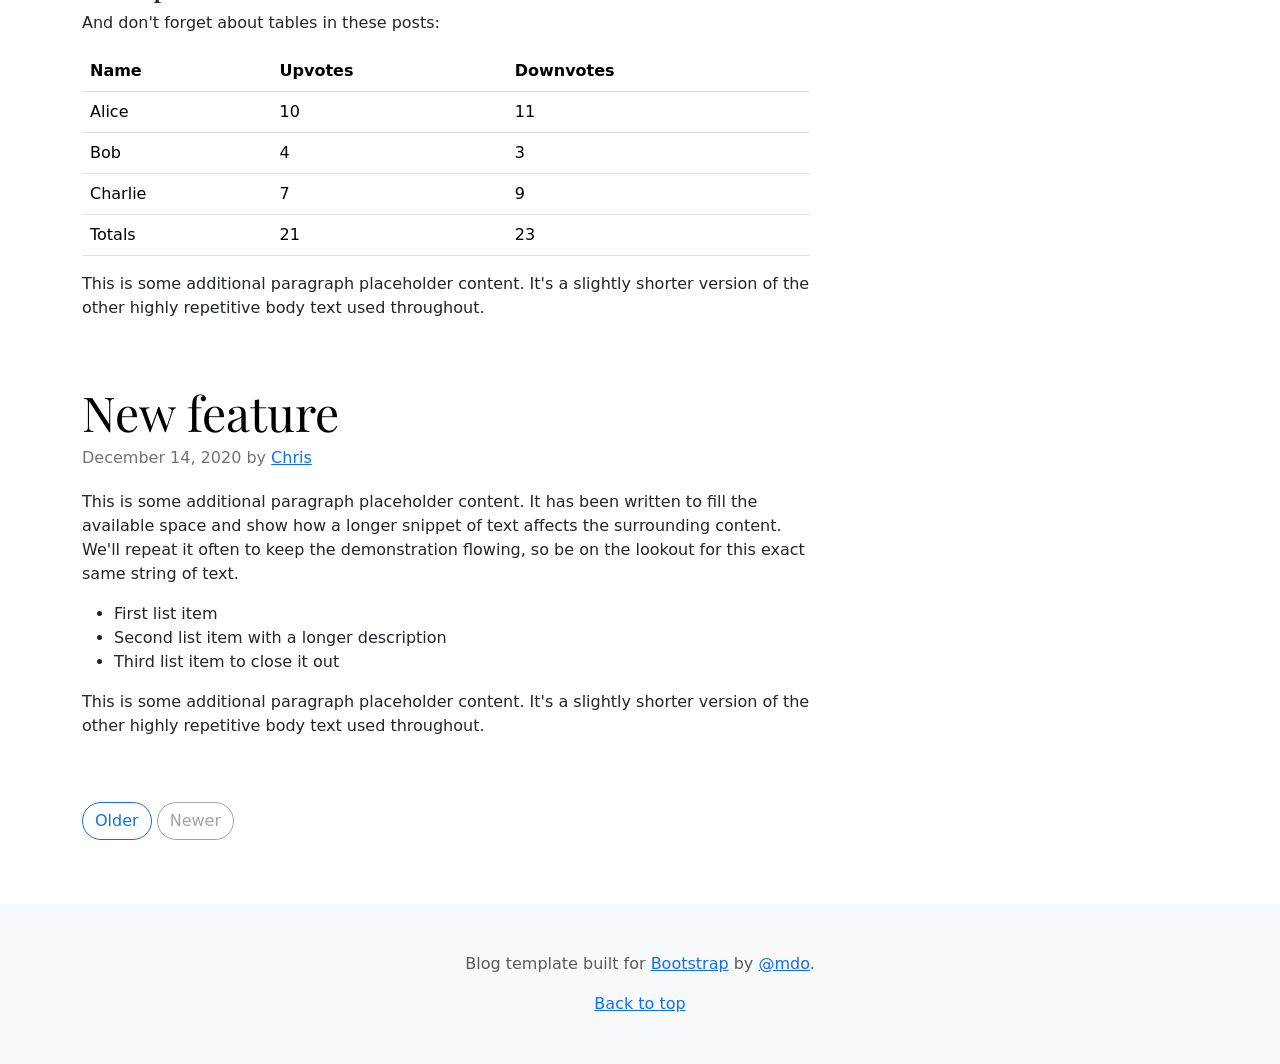
<file: Academy-Cinemas/bootstrap-5.3.8-examples/blog/index.html>
<!doctype html>
<html lang="en" data-bs-theme="auto">
  <head>
    <meta charset="utf-8" />
    <meta name="viewport" content="width=device-width, initial-scale=1" />
    <meta name="description" content="" />
    <meta
      name="author"
      content="Mark Otto, Jacob Thornton, and Bootstrap contributors"
    />
    <meta name="generator" content="Astro v5.13.2" />
    <title>Blog Template · Bootstrap v5.3</title>
    <link
      rel="canonical"
      href="https://getbootstrap.com/docs/5.3/examples/blog/"
    />
    <script src="../assets/js/color-modes.js"></script>
    <link href="../assets/dist/css/bootstrap.min.css" rel="stylesheet" />
    <meta name="theme-color" content="#712cf9" />
    <link
      href="https://fonts.googleapis.com/css?family=Playfair+Display:700,900&display=swap"
      rel="stylesheet"
    />
    <link href="blog.css" rel="stylesheet" />
    <style>
      .bd-placeholder-img {
        font-size: 1.125rem;
        text-anchor: middle;
        -webkit-user-select: none;
        -moz-user-select: none;
        user-select: none;
      }
      @media (min-width: 768px) {
        .bd-placeholder-img-lg {
          font-size: 3.5rem;
        }
      }
      .b-example-divider {
        width: 100%;
        height: 3rem;
        background-color: #0000001a;
        border: solid rgba(0, 0, 0, 0.15);
        border-width: 1px 0;
        box-shadow:
          inset 0 0.5em 1.5em #0000001a,
          inset 0 0.125em 0.5em #00000026;
      }
      .b-example-vr {
        flex-shrink: 0;
        width: 1.5rem;
        height: 100vh;
      }
      .bi {
        vertical-align: -0.125em;
        fill: currentColor;
      }
      .nav-scroller {
        position: relative;
        z-index: 2;
        height: 2.75rem;
        overflow-y: hidden;
      }
      .nav-scroller .nav {
        display: flex;
        flex-wrap: nowrap;
        padding-bottom: 1rem;
        margin-top: -1px;
        overflow-x: auto;
        text-align: center;
        white-space: nowrap;
        -webkit-overflow-scrolling: touch;
      }
      .btn-bd-primary {
        --bd-violet-bg: #712cf9;
        --bd-violet-rgb: 112.520718, 44.062154, 249.437846;
        --bs-btn-font-weight: 600;
        --bs-btn-color: var(--bs-white);
        --bs-btn-bg: var(--bd-violet-bg);
        --bs-btn-border-color: var(--bd-violet-bg);
        --bs-btn-hover-color: var(--bs-white);
        --bs-btn-hover-bg: #6528e0;
        --bs-btn-hover-border-color: #6528e0;
        --bs-btn-focus-shadow-rgb: var(--bd-violet-rgb);
        --bs-btn-active-color: var(--bs-btn-hover-color);
        --bs-btn-active-bg: #5a23c8;
        --bs-btn-active-border-color: #5a23c8;
      }
      .bd-mode-toggle {
        z-index: 1500;
      }
      .bd-mode-toggle .bi {
        width: 1em;
        height: 1em;
      }
      .bd-mode-toggle .dropdown-menu .active .bi {
        display: block !important;
      }
    </style>
  </head>
  <body>
    <svg xmlns="http://www.w3.org/2000/svg" class="d-none">
      <symbol id="check2" viewBox="0 0 16 16">
        <path
          d="M13.854 3.646a.5.5 0 0 1 0 .708l-7 7a.5.5 0 0 1-.708 0l-3.5-3.5a.5.5 0 1 1 .708-.708L6.5 10.293l6.646-6.647a.5.5 0 0 1 .708 0z"
        ></path>
      </symbol>
      <symbol id="circle-half" viewBox="0 0 16 16">
        <path
          d="M8 15A7 7 0 1 0 8 1v14zm0 1A8 8 0 1 1 8 0a8 8 0 0 1 0 16z"
        ></path>
      </symbol>
      <symbol id="moon-stars-fill" viewBox="0 0 16 16">
        <path
          d="M6 .278a.768.768 0 0 1 .08.858 7.208 7.208 0 0 0-.878 3.46c0 4.021 3.278 7.277 7.318 7.277.527 0 1.04-.055 1.533-.16a.787.787 0 0 1 .81.316.733.733 0 0 1-.031.893A8.349 8.349 0 0 1 8.344 16C3.734 16 0 12.286 0 7.71 0 4.266 2.114 1.312 5.124.06A.752.752 0 0 1 6 .278z"
        ></path>
        <path
          d="M10.794 3.148a.217.217 0 0 1 .412 0l.387 1.162c.173.518.579.924 1.097 1.097l1.162.387a.217.217 0 0 1 0 .412l-1.162.387a1.734 1.734 0 0 0-1.097 1.097l-.387 1.162a.217.217 0 0 1-.412 0l-.387-1.162A1.734 1.734 0 0 0 9.31 6.593l-1.162-.387a.217.217 0 0 1 0-.412l1.162-.387a1.734 1.734 0 0 0 1.097-1.097l.387-1.162zM13.863.099a.145.145 0 0 1 .274 0l.258.774c.115.346.386.617.732.732l.774.258a.145.145 0 0 1 0 .274l-.774.258a1.156 1.156 0 0 0-.732.732l-.258.774a.145.145 0 0 1-.274 0l-.258-.774a1.156 1.156 0 0 0-.732-.732l-.774-.258a.145.145 0 0 1 0-.274l.774-.258c.346-.115.617-.386.732-.732L13.863.1z"
        ></path>
      </symbol>
      <symbol id="sun-fill" viewBox="0 0 16 16">
        <path
          d="M8 12a4 4 0 1 0 0-8 4 4 0 0 0 0 8zM8 0a.5.5 0 0 1 .5.5v2a.5.5 0 0 1-1 0v-2A.5.5 0 0 1 8 0zm0 13a.5.5 0 0 1 .5.5v2a.5.5 0 0 1-1 0v-2A.5.5 0 0 1 8 13zm8-5a.5.5 0 0 1-.5.5h-2a.5.5 0 0 1 0-1h2a.5.5 0 0 1 .5.5zM3 8a.5.5 0 0 1-.5.5h-2a.5.5 0 0 1 0-1h2A.5.5 0 0 1 3 8zm10.657-5.657a.5.5 0 0 1 0 .707l-1.414 1.415a.5.5 0 1 1-.707-.708l1.414-1.414a.5.5 0 0 1 .707 0zm-9.193 9.193a.5.5 0 0 1 0 .707L3.05 13.657a.5.5 0 0 1-.707-.707l1.414-1.414a.5.5 0 0 1 .707 0zm9.193 2.121a.5.5 0 0 1-.707 0l-1.414-1.414a.5.5 0 0 1 .707-.707l1.414 1.414a.5.5 0 0 1 0 .707zM4.464 4.465a.5.5 0 0 1-.707 0L2.343 3.05a.5.5 0 1 1 .707-.707l1.414 1.414a.5.5 0 0 1 0 .708z"
        ></path>
      </symbol>
    </svg>
    <div
      class="dropdown position-fixed bottom-0 end-0 mb-3 me-3 bd-mode-toggle"
    >
      <button
        class="btn btn-bd-primary py-2 dropdown-toggle d-flex align-items-center"
        id="bd-theme"
        type="button"
        aria-expanded="false"
        data-bs-toggle="dropdown"
        aria-label="Toggle theme (auto)"
      >
        <svg class="bi my-1 theme-icon-active" aria-hidden="true">
          <use href="#circle-half"></use>
        </svg>
        <span class="visually-hidden" id="bd-theme-text">Toggle theme</span>
      </button>
      <ul
        class="dropdown-menu dropdown-menu-end shadow"
        aria-labelledby="bd-theme-text"
      >
        <li>
          <button
            type="button"
            class="dropdown-item d-flex align-items-center"
            data-bs-theme-value="light"
            aria-pressed="false"
          >
            <svg class="bi me-2 opacity-50" aria-hidden="true">
              <use href="#sun-fill"></use>
            </svg>
            Light
            <svg class="bi ms-auto d-none" aria-hidden="true">
              <use href="#check2"></use>
            </svg>
          </button>
        </li>
        <li>
          <button
            type="button"
            class="dropdown-item d-flex align-items-center"
            data-bs-theme-value="dark"
            aria-pressed="false"
          >
            <svg class="bi me-2 opacity-50" aria-hidden="true">
              <use href="#moon-stars-fill"></use>
            </svg>
            Dark
            <svg class="bi ms-auto d-none" aria-hidden="true">
              <use href="#check2"></use>
            </svg>
          </button>
        </li>
        <li>
          <button
            type="button"
            class="dropdown-item d-flex align-items-center active"
            data-bs-theme-value="auto"
            aria-pressed="true"
          >
            <svg class="bi me-2 opacity-50" aria-hidden="true">
              <use href="#circle-half"></use>
            </svg>
            Auto
            <svg class="bi ms-auto d-none" aria-hidden="true">
              <use href="#check2"></use>
            </svg>
          </button>
        </li>
      </ul>
    </div>
    <svg xmlns="http://www.w3.org/2000/svg" class="d-none">
      <symbol
        id="aperture"
        fill="none"
        stroke="currentColor"
        stroke-linecap="round"
        stroke-linejoin="round"
        stroke-width="2"
        viewBox="0 0 24 24"
      >
        <circle cx="12" cy="12" r="10"></circle>
        <path
          d="M14.31 8l5.74 9.94M9.69 8h11.48M7.38 12l5.74-9.94M9.69 16L3.95 6.06M14.31 16H2.83m13.79-4l-5.74 9.94"
        ></path>
      </symbol>
      <symbol id="cart" viewBox="0 0 16 16">
        <path
          d="M0 1.5A.5.5 0 0 1 .5 1H2a.5.5 0 0 1 .485.379L2.89 3H14.5a.5.5 0 0 1 .49.598l-1 5a.5.5 0 0 1-.465.401l-9.397.472L4.415 11H13a.5.5 0 0 1 0 1H4a.5.5 0 0 1-.491-.408L2.01 3.607 1.61 2H.5a.5.5 0 0 1-.5-.5zM3.102 4l.84 4.479 9.144-.459L13.89 4H3.102zM5 12a2 2 0 1 0 0 4 2 2 0 0 0 0-4zm7 0a2 2 0 1 0 0 4 2 2 0 0 0 0-4zm-7 1a1 1 0 1 1 0 2 1 1 0 0 1 0-2zm7 0a1 1 0 1 1 0 2 1 1 0 0 1 0-2z"
        ></path>
      </symbol>
      <symbol id="chevron-right" viewBox="0 0 16 16">
        <path
          fill-rule="evenodd"
          d="M4.646 1.646a.5.5 0 0 1 .708 0l6 6a.5.5 0 0 1 0 .708l-6 6a.5.5 0 0 1-.708-.708L10.293 8 4.646 2.354a.5.5 0 0 1 0-.708z"
        ></path>
      </symbol>
    </svg>
    <div class="container">
      <header class="border-bottom lh-1 py-3">
        <div class="row flex-nowrap justify-content-between align-items-center">
          <div class="col-4 pt-1">
            <a class="link-secondary" href="#">Subscribe</a>
          </div>
          <div class="col-4 text-center">
            <a
              class="blog-header-logo text-body-emphasis text-decoration-none"
              href="#"
              >Large</a
            >
          </div>
          <div class="col-4 d-flex justify-content-end align-items-center">
            <a class="link-secondary" href="#" aria-label="Search">
              <svg
                xmlns="http://www.w3.org/2000/svg"
                width="20"
                height="20"
                fill="none"
                stroke="currentColor"
                stroke-linecap="round"
                stroke-linejoin="round"
                stroke-width="2"
                class="mx-3"
                role="img"
                viewBox="0 0 24 24"
              >
                <title>Search</title>
                <circle cx="10.5" cy="10.5" r="7.5"></circle>
                <path d="M21 21l-5.2-5.2"></path>
              </svg>
            </a>
            <a class="btn btn-sm btn-outline-secondary" href="#">Sign up</a>
          </div>
        </div>
      </header>
      <div class="nav-scroller py-1 mb-3 border-bottom">
        <nav class="nav nav-underline justify-content-between">
          <a class="nav-item nav-link link-body-emphasis active" href="#"
            >World</a
          >
          <a class="nav-item nav-link link-body-emphasis" href="#">U.S.</a>
          <a class="nav-item nav-link link-body-emphasis" href="#"
            >Technology</a
          >
          <a class="nav-item nav-link link-body-emphasis" href="#">Design</a>
          <a class="nav-item nav-link link-body-emphasis" href="#">Culture</a>
          <a class="nav-item nav-link link-body-emphasis" href="#">Business</a>
          <a class="nav-item nav-link link-body-emphasis" href="#">Politics</a>
          <a class="nav-item nav-link link-body-emphasis" href="#">Opinion</a>
          <a class="nav-item nav-link link-body-emphasis" href="#">Science</a>
          <a class="nav-item nav-link link-body-emphasis" href="#">Health</a>
          <a class="nav-item nav-link link-body-emphasis" href="#">Style</a>
          <a class="nav-item nav-link link-body-emphasis" href="#">Travel</a>
        </nav>
      </div>
    </div>
    <main class="container">
      <div class="p-4 p-md-5 mb-4 rounded text-body-emphasis bg-body-secondary">
        <div class="col-lg-6 px-0">
          <h1 class="display-4 fst-italic">
            Title of a longer featured blog post
          </h1>
          <p class="lead my-3">
            Multiple lines of text that form the lede, informing new readers
            quickly and efficiently about what’s most interesting in this post’s
            contents.
          </p>
          <p class="lead mb-0">
            <a href="#" class="text-body-emphasis fw-bold"
              >Continue reading...</a
            >
          </p>
        </div>
      </div>
      <div class="row mb-2">
        <div class="col-md-6">
          <div
            class="row g-0 border rounded overflow-hidden flex-md-row mb-4 shadow-sm h-md-250 position-relative"
          >
            <div class="col p-4 d-flex flex-column position-static">
              <strong class="d-inline-block mb-2 text-primary-emphasis"
                >World</strong
              >
              <h3 class="mb-0">Featured post</h3>
              <div class="mb-1 text-body-secondary">Nov 12</div>
              <p class="card-text mb-auto">
                This is a wider card with supporting text below as a natural
                lead-in to additional content.
              </p>
              <a
                href="#"
                class="icon-link gap-1 icon-link-hover stretched-link"
              >
                Continue reading
                <svg class="bi" aria-hidden="true">
                  <use xlink:href="#chevron-right"></use>
                </svg>
              </a>
            </div>
            <div class="col-auto d-none d-lg-block">
              <svg
                aria-label="Placeholder: Thumbnail"
                class="bd-placeholder-img"
                height="250"
                preserveAspectRatio="xMidYMid slice"
                role="img"
                width="200"
                xmlns="http://www.w3.org/2000/svg"
              >
                <title>Placeholder</title>
                <rect width="100%" height="100%" fill="#55595c"></rect>
                <text x="50%" y="50%" fill="#eceeef" dy=".3em">Thumbnail</text>
              </svg>
            </div>
          </div>
        </div>
        <div class="col-md-6">
          <div
            class="row g-0 border rounded overflow-hidden flex-md-row mb-4 shadow-sm h-md-250 position-relative"
          >
            <div class="col p-4 d-flex flex-column position-static">
              <strong class="d-inline-block mb-2 text-success-emphasis"
                >Design</strong
              >
              <h3 class="mb-0">Post title</h3>
              <div class="mb-1 text-body-secondary">Nov 11</div>
              <p class="mb-auto">
                This is a wider card with supporting text below as a natural
                lead-in to additional content.
              </p>
              <a
                href="#"
                class="icon-link gap-1 icon-link-hover stretched-link"
              >
                Continue reading
                <svg class="bi" aria-hidden="true">
                  <use xlink:href="#chevron-right"></use>
                </svg>
              </a>
            </div>
            <div class="col-auto d-none d-lg-block">
              <svg
                aria-label="Placeholder: Thumbnail"
                class="bd-placeholder-img"
                height="250"
                preserveAspectRatio="xMidYMid slice"
                role="img"
                width="200"
                xmlns="http://www.w3.org/2000/svg"
              >
                <title>Placeholder</title>
                <rect width="100%" height="100%" fill="#55595c"></rect>
                <text x="50%" y="50%" fill="#eceeef" dy=".3em">Thumbnail</text>
              </svg>
            </div>
          </div>
        </div>
      </div>
      <div class="row g-5">
        <div class="col-md-8">
          <h3 class="pb-4 mb-4 fst-italic border-bottom">From the Firehose</h3>
          <article class="blog-post">
            <h2 class="display-5 link-body-emphasis mb-1">Sample blog post</h2>
            <p class="blog-post-meta">
              January 1, 2021 by <a href="#">Mark</a>
            </p>
            <p>
              This blog post shows a few different types of content that’s
              supported and styled with Bootstrap. Basic typography, lists,
              tables, images, code, and more are all supported as expected.
            </p>
            <hr />
            <p>
              This is some additional paragraph placeholder content. It has been
              written to fill the available space and show how a longer snippet
              of text affects the surrounding content. We'll repeat it often to
              keep the demonstration flowing, so be on the lookout for this
              exact same string of text.
            </p>
            <h2>Blockquotes</h2>
            <p>This is an example blockquote in action:</p>
            <blockquote class="blockquote">
              <p>Quoted text goes here.</p>
            </blockquote>
            <p>
              This is some additional paragraph placeholder content. It has been
              written to fill the available space and show how a longer snippet
              of text affects the surrounding content. We'll repeat it often to
              keep the demonstration flowing, so be on the lookout for this
              exact same string of text.
            </p>
            <h3>Example lists</h3>
            <p>
              This is some additional paragraph placeholder content. It's a
              slightly shorter version of the other highly repetitive body text
              used throughout. This is an example unordered list:
            </p>
            <ul>
              <li>First list item</li>
              <li>Second list item with a longer description</li>
              <li>Third list item to close it out</li>
            </ul>
            <p>And this is an ordered list:</p>
            <ol>
              <li>First list item</li>
              <li>Second list item with a longer description</li>
              <li>Third list item to close it out</li>
            </ol>
            <p>And this is a definition list:</p>
            <dl>
              <dt>HyperText Markup Language (HTML)</dt>
              <dd>
                The language used to describe and define the content of a Web
                page
              </dd>
              <dt>Cascading Style Sheets (CSS)</dt>
              <dd>Used to describe the appearance of Web content</dd>
              <dt>JavaScript (JS)</dt>
              <dd>
                The programming language used to build advanced Web sites and
                applications
              </dd>
            </dl>
            <h2>Inline HTML elements</h2>
            <p>
              HTML defines a long list of available inline tags, a complete list
              of which can be found on the
              <a
                href="https://developer.mozilla.org/en-US/docs/Web/HTML/Element"
                >Mozilla Developer Network</a
              >.
            </p>
            <ul>
              <li>
                <strong>To bold text</strong>, use
                <code class="language-plaintext highlighter-rouge"
                  >&lt;strong&gt;</code
                >.
              </li>
              <li>
                <em>To italicize text</em>, use
                <code class="language-plaintext highlighter-rouge"
                  >&lt;em&gt;</code
                >.
              </li>
              <li>
                Abbreviations, like
                <abbr title="HyperText Markup Language">HTML</abbr> should use
                <code class="language-plaintext highlighter-rouge"
                  >&lt;abbr&gt;</code
                >, with an optional
                <code class="language-plaintext highlighter-rouge">title</code>
                attribute for the full phrase.
              </li>
              <li>
                Citations, like <cite>— Mark Otto</cite>, should use
                <code class="language-plaintext highlighter-rouge"
                  >&lt;cite&gt;</code
                >.
              </li>
              <li>
                <del>Deleted</del> text should use
                <code class="language-plaintext highlighter-rouge"
                  >&lt;del&gt;</code
                >
                and <ins>inserted</ins> text should use
                <code class="language-plaintext highlighter-rouge"
                  >&lt;ins&gt;</code
                >.
              </li>
              <li>
                Superscript <sup>text</sup> uses
                <code class="language-plaintext highlighter-rouge"
                  >&lt;sup&gt;</code
                >
                and subscript <sub>text</sub> uses
                <code class="language-plaintext highlighter-rouge"
                  >&lt;sub&gt;</code
                >.
              </li>
            </ul>
            <p>
              Most of these elements are styled by browsers with few
              modifications on our part.
            </p>
            <h2>Heading</h2>
            <p>
              This is some additional paragraph placeholder content. It has been
              written to fill the available space and show how a longer snippet
              of text affects the surrounding content. We'll repeat it often to
              keep the demonstration flowing, so be on the lookout for this
              exact same string of text.
            </p>
            <h3>Sub-heading</h3>
            <p>
              This is some additional paragraph placeholder content. It has been
              written to fill the available space and show how a longer snippet
              of text affects the surrounding content. We'll repeat it often to
              keep the demonstration flowing, so be on the lookout for this
              exact same string of text.
            </p>
            <pre><code>Example code block</code></pre>
            <p>
              This is some additional paragraph placeholder content. It's a
              slightly shorter version of the other highly repetitive body text
              used throughout.
            </p>
          </article>
          <article class="blog-post">
            <h2 class="display-5 link-body-emphasis mb-1">Another blog post</h2>
            <p class="blog-post-meta">
              December 23, 2020 by <a href="#">Jacob</a>
            </p>
            <p>
              This is some additional paragraph placeholder content. It has been
              written to fill the available space and show how a longer snippet
              of text affects the surrounding content. We'll repeat it often to
              keep the demonstration flowing, so be on the lookout for this
              exact same string of text.
            </p>
            <blockquote>
              <p>
                Longer quote goes here, maybe with some
                <strong>emphasized text</strong> in the middle of it.
              </p>
            </blockquote>
            <p>
              This is some additional paragraph placeholder content. It has been
              written to fill the available space and show how a longer snippet
              of text affects the surrounding content. We'll repeat it often to
              keep the demonstration flowing, so be on the lookout for this
              exact same string of text.
            </p>
            <h3>Example table</h3>
            <p>And don't forget about tables in these posts:</p>
            <table class="table">
              <thead>
                <tr>
                  <th>Name</th>
                  <th>Upvotes</th>
                  <th>Downvotes</th>
                </tr>
              </thead>
              <tbody>
                <tr>
                  <td>Alice</td>
                  <td>10</td>
                  <td>11</td>
                </tr>
                <tr>
                  <td>Bob</td>
                  <td>4</td>
                  <td>3</td>
                </tr>
                <tr>
                  <td>Charlie</td>
                  <td>7</td>
                  <td>9</td>
                </tr>
              </tbody>
              <tfoot>
                <tr>
                  <td>Totals</td>
                  <td>21</td>
                  <td>23</td>
                </tr>
              </tfoot>
            </table>
            <p>
              This is some additional paragraph placeholder content. It's a
              slightly shorter version of the other highly repetitive body text
              used throughout.
            </p>
          </article>
          <article class="blog-post">
            <h2 class="display-5 link-body-emphasis mb-1">New feature</h2>
            <p class="blog-post-meta">
              December 14, 2020 by <a href="#">Chris</a>
            </p>
            <p>
              This is some additional paragraph placeholder content. It has been
              written to fill the available space and show how a longer snippet
              of text affects the surrounding content. We'll repeat it often to
              keep the demonstration flowing, so be on the lookout for this
              exact same string of text.
            </p>
            <ul>
              <li>First list item</li>
              <li>Second list item with a longer description</li>
              <li>Third list item to close it out</li>
            </ul>
            <p>
              This is some additional paragraph placeholder content. It's a
              slightly shorter version of the other highly repetitive body text
              used throughout.
            </p>
          </article>
          <nav class="blog-pagination" aria-label="Pagination">
            <a class="btn btn-outline-primary rounded-pill" href="#">Older</a>
            <a
              class="btn btn-outline-secondary rounded-pill disabled"
              aria-disabled="true"
              >Newer</a
            >
          </nav>
        </div>
        <div class="col-md-4">
          <div class="position-sticky" style="top: 2rem">
            <div class="p-4 mb-3 bg-body-tertiary rounded">
              <h4 class="fst-italic">About</h4>
              <p class="mb-0">
                Customize this section to tell your visitors a little bit about
                your publication, writers, content, or something else entirely.
                Totally up to you.
              </p>
            </div>
            <div>
              <h4 class="fst-italic">Recent posts</h4>
              <ul class="list-unstyled">
                <li>
                  <a
                    class="d-flex flex-column flex-lg-row gap-3 align-items-start align-items-lg-center py-3 link-body-emphasis text-decoration-none border-top"
                    href="#"
                  >
                    <svg
                      aria-hidden="true"
                      class="bd-placeholder-img"
                      height="96"
                      preserveAspectRatio="xMidYMid slice"
                      width="100%"
                      xmlns="http://www.w3.org/2000/svg"
                    >
                      <rect width="100%" height="100%" fill="#777"></rect>
                    </svg>
                    <div class="col-lg-8">
                      <h6 class="mb-0">Example blog post title</h6>
                      <small class="text-body-secondary"
                        >January 15, 2024</small
                      >
                    </div>
                  </a>
                </li>
                <li>
                  <a
                    class="d-flex flex-column flex-lg-row gap-3 align-items-start align-items-lg-center py-3 link-body-emphasis text-decoration-none border-top"
                    href="#"
                  >
                    <svg
                      aria-hidden="true"
                      class="bd-placeholder-img"
                      height="96"
                      preserveAspectRatio="xMidYMid slice"
                      width="100%"
                      xmlns="http://www.w3.org/2000/svg"
                    >
                      <rect width="100%" height="100%" fill="#777"></rect>
                    </svg>
                    <div class="col-lg-8">
                      <h6 class="mb-0">This is another blog post title</h6>
                      <small class="text-body-secondary"
                        >January 14, 2024</small
                      >
                    </div>
                  </a>
                </li>
                <li>
                  <a
                    class="d-flex flex-column flex-lg-row gap-3 align-items-start align-items-lg-center py-3 link-body-emphasis text-decoration-none border-top"
                    href="#"
                  >
                    <svg
                      aria-hidden="true"
                      class="bd-placeholder-img"
                      height="96"
                      preserveAspectRatio="xMidYMid slice"
                      width="100%"
                      xmlns="http://www.w3.org/2000/svg"
                    >
                      <rect width="100%" height="100%" fill="#777"></rect>
                    </svg>
                    <div class="col-lg-8">
                      <h6 class="mb-0">
                        Longer blog post title: This one has multiple lines!
                      </h6>
                      <small class="text-body-secondary"
                        >January 13, 2024</small
                      >
                    </div>
                  </a>
                </li>
              </ul>
            </div>
            <div class="p-4">
              <h4 class="fst-italic">Archives</h4>
              <ol class="list-unstyled mb-0">
                <li><a href="#">March 2021</a></li>
                <li><a href="#">February 2021</a></li>
                <li><a href="#">January 2021</a></li>
                <li><a href="#">December 2020</a></li>
                <li><a href="#">November 2020</a></li>
                <li><a href="#">October 2020</a></li>
                <li><a href="#">September 2020</a></li>
                <li><a href="#">August 2020</a></li>
                <li><a href="#">July 2020</a></li>
                <li><a href="#">June 2020</a></li>
                <li><a href="#">May 2020</a></li>
                <li><a href="#">April 2020</a></li>
              </ol>
            </div>
            <div class="p-4">
              <h4 class="fst-italic">Elsewhere</h4>
              <ol class="list-unstyled">
                <li><a href="#">GitHub</a></li>
                <li><a href="#">Social</a></li>
                <li><a href="#">Facebook</a></li>
              </ol>
            </div>
          </div>
        </div>
      </div>
    </main>
    <footer class="py-5 text-center text-body-secondary bg-body-tertiary">
      <p>
        Blog template built for
        <a href="https://getbootstrap.com/">Bootstrap</a> by
        <a href="https://x.com/mdo">@mdo</a>.
      </p>
      <p class="mb-0"><a href="#">Back to top</a></p>
    </footer>
    <script
      src="../assets/dist/js/bootstrap.bundle.min.js"
      class="astro-vvvwv3sm"
    ></script>
  </body>
</html>
</file>
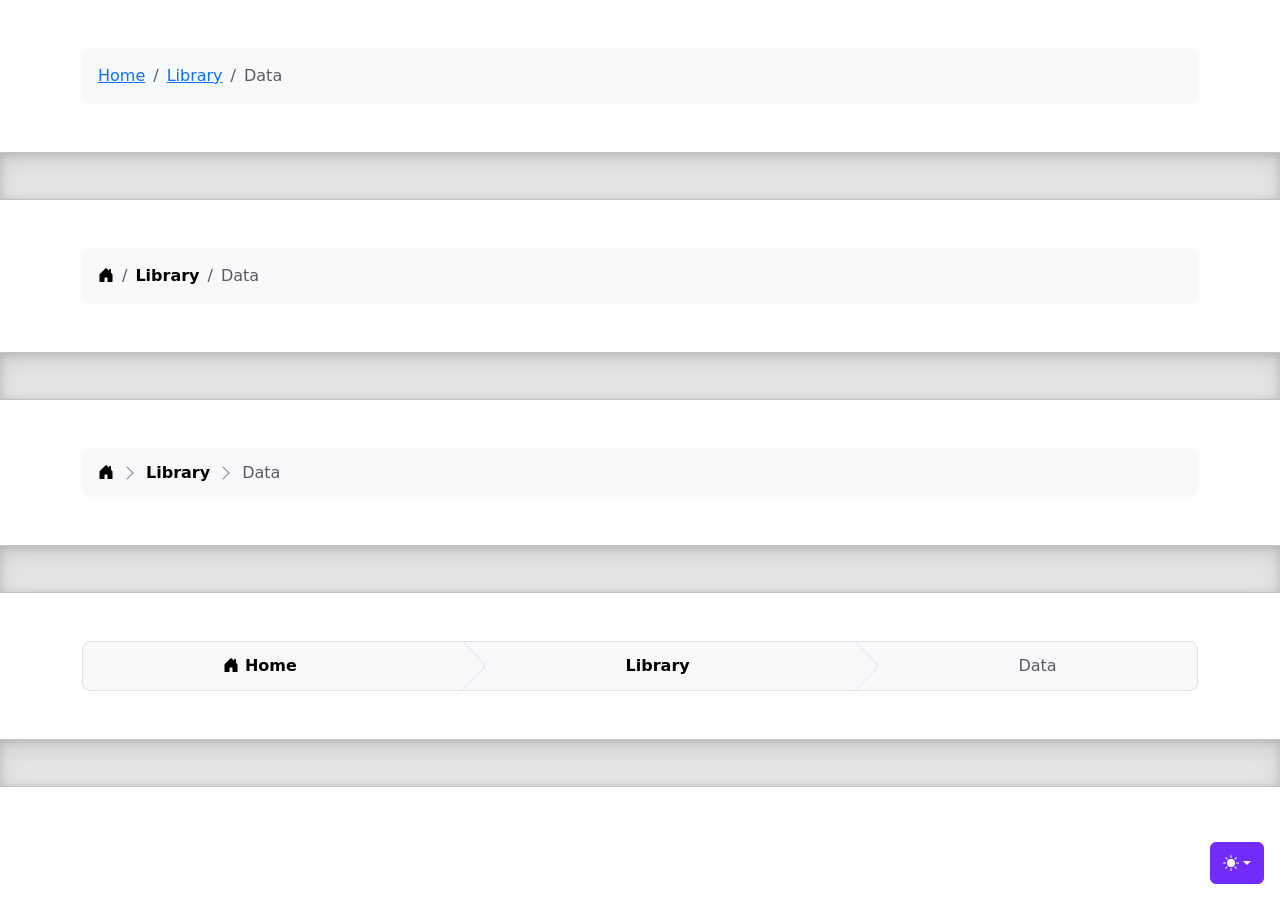
<file: Academy-Cinemas/bootstrap-5.3.8-examples/breadcrumbs/index.html>
<!doctype html>
<html lang="en" data-bs-theme="auto">
  <head>
    <meta charset="utf-8" />
    <meta name="viewport" content="width=device-width, initial-scale=1" />
    <meta name="description" content="" />
    <meta
      name="author"
      content="Mark Otto, Jacob Thornton, and Bootstrap contributors"
    />
    <meta name="generator" content="Astro v5.13.2" />
    <title>Breadcrumbs · Bootstrap v5.3</title>
    <link
      rel="canonical"
      href="https://getbootstrap.com/docs/5.3/examples/breadcrumbs/"
    />
    <script src="../assets/js/color-modes.js"></script>
    <link href="../assets/dist/css/bootstrap.min.css" rel="stylesheet" />
    <meta name="theme-color" content="#712cf9" />
    <link href="breadcrumbs.css" rel="stylesheet" />
    <style>
      .bd-placeholder-img {
        font-size: 1.125rem;
        text-anchor: middle;
        -webkit-user-select: none;
        -moz-user-select: none;
        user-select: none;
      }
      @media (min-width: 768px) {
        .bd-placeholder-img-lg {
          font-size: 3.5rem;
        }
      }
      .b-example-divider {
        width: 100%;
        height: 3rem;
        background-color: #0000001a;
        border: solid rgba(0, 0, 0, 0.15);
        border-width: 1px 0;
        box-shadow:
          inset 0 0.5em 1.5em #0000001a,
          inset 0 0.125em 0.5em #00000026;
      }
      .b-example-vr {
        flex-shrink: 0;
        width: 1.5rem;
        height: 100vh;
      }
      .bi {
        vertical-align: -0.125em;
        fill: currentColor;
      }
      .nav-scroller {
        position: relative;
        z-index: 2;
        height: 2.75rem;
        overflow-y: hidden;
      }
      .nav-scroller .nav {
        display: flex;
        flex-wrap: nowrap;
        padding-bottom: 1rem;
        margin-top: -1px;
        overflow-x: auto;
        text-align: center;
        white-space: nowrap;
        -webkit-overflow-scrolling: touch;
      }
      .btn-bd-primary {
        --bd-violet-bg: #712cf9;
        --bd-violet-rgb: 112.520718, 44.062154, 249.437846;
        --bs-btn-font-weight: 600;
        --bs-btn-color: var(--bs-white);
        --bs-btn-bg: var(--bd-violet-bg);
        --bs-btn-border-color: var(--bd-violet-bg);
        --bs-btn-hover-color: var(--bs-white);
        --bs-btn-hover-bg: #6528e0;
        --bs-btn-hover-border-color: #6528e0;
        --bs-btn-focus-shadow-rgb: var(--bd-violet-rgb);
        --bs-btn-active-color: var(--bs-btn-hover-color);
        --bs-btn-active-bg: #5a23c8;
        --bs-btn-active-border-color: #5a23c8;
      }
      .bd-mode-toggle {
        z-index: 1500;
      }
      .bd-mode-toggle .bi {
        width: 1em;
        height: 1em;
      }
      .bd-mode-toggle .dropdown-menu .active .bi {
        display: block !important;
      }
    </style>
  </head>
  <body>
    <svg xmlns="http://www.w3.org/2000/svg" class="d-none">
      <symbol id="check2" viewBox="0 0 16 16">
        <path
          d="M13.854 3.646a.5.5 0 0 1 0 .708l-7 7a.5.5 0 0 1-.708 0l-3.5-3.5a.5.5 0 1 1 .708-.708L6.5 10.293l6.646-6.647a.5.5 0 0 1 .708 0z"
        ></path>
      </symbol>
      <symbol id="circle-half" viewBox="0 0 16 16">
        <path
          d="M8 15A7 7 0 1 0 8 1v14zm0 1A8 8 0 1 1 8 0a8 8 0 0 1 0 16z"
        ></path>
      </symbol>
      <symbol id="moon-stars-fill" viewBox="0 0 16 16">
        <path
          d="M6 .278a.768.768 0 0 1 .08.858 7.208 7.208 0 0 0-.878 3.46c0 4.021 3.278 7.277 7.318 7.277.527 0 1.04-.055 1.533-.16a.787.787 0 0 1 .81.316.733.733 0 0 1-.031.893A8.349 8.349 0 0 1 8.344 16C3.734 16 0 12.286 0 7.71 0 4.266 2.114 1.312 5.124.06A.752.752 0 0 1 6 .278z"
        ></path>
        <path
          d="M10.794 3.148a.217.217 0 0 1 .412 0l.387 1.162c.173.518.579.924 1.097 1.097l1.162.387a.217.217 0 0 1 0 .412l-1.162.387a1.734 1.734 0 0 0-1.097 1.097l-.387 1.162a.217.217 0 0 1-.412 0l-.387-1.162A1.734 1.734 0 0 0 9.31 6.593l-1.162-.387a.217.217 0 0 1 0-.412l1.162-.387a1.734 1.734 0 0 0 1.097-1.097l.387-1.162zM13.863.099a.145.145 0 0 1 .274 0l.258.774c.115.346.386.617.732.732l.774.258a.145.145 0 0 1 0 .274l-.774.258a1.156 1.156 0 0 0-.732.732l-.258.774a.145.145 0 0 1-.274 0l-.258-.774a1.156 1.156 0 0 0-.732-.732l-.774-.258a.145.145 0 0 1 0-.274l.774-.258c.346-.115.617-.386.732-.732L13.863.1z"
        ></path>
      </symbol>
      <symbol id="sun-fill" viewBox="0 0 16 16">
        <path
          d="M8 12a4 4 0 1 0 0-8 4 4 0 0 0 0 8zM8 0a.5.5 0 0 1 .5.5v2a.5.5 0 0 1-1 0v-2A.5.5 0 0 1 8 0zm0 13a.5.5 0 0 1 .5.5v2a.5.5 0 0 1-1 0v-2A.5.5 0 0 1 8 13zm8-5a.5.5 0 0 1-.5.5h-2a.5.5 0 0 1 0-1h2a.5.5 0 0 1 .5.5zM3 8a.5.5 0 0 1-.5.5h-2a.5.5 0 0 1 0-1h2A.5.5 0 0 1 3 8zm10.657-5.657a.5.5 0 0 1 0 .707l-1.414 1.415a.5.5 0 1 1-.707-.708l1.414-1.414a.5.5 0 0 1 .707 0zm-9.193 9.193a.5.5 0 0 1 0 .707L3.05 13.657a.5.5 0 0 1-.707-.707l1.414-1.414a.5.5 0 0 1 .707 0zm9.193 2.121a.5.5 0 0 1-.707 0l-1.414-1.414a.5.5 0 0 1 .707-.707l1.414 1.414a.5.5 0 0 1 0 .707zM4.464 4.465a.5.5 0 0 1-.707 0L2.343 3.05a.5.5 0 1 1 .707-.707l1.414 1.414a.5.5 0 0 1 0 .708z"
        ></path>
      </symbol>
    </svg>
    <div
      class="dropdown position-fixed bottom-0 end-0 mb-3 me-3 bd-mode-toggle"
    >
      <button
        class="btn btn-bd-primary py-2 dropdown-toggle d-flex align-items-center"
        id="bd-theme"
        type="button"
        aria-expanded="false"
        data-bs-toggle="dropdown"
        aria-label="Toggle theme (auto)"
      >
        <svg class="bi my-1 theme-icon-active" aria-hidden="true">
          <use href="#circle-half"></use>
        </svg>
        <span class="visually-hidden" id="bd-theme-text">Toggle theme</span>
      </button>
      <ul
        class="dropdown-menu dropdown-menu-end shadow"
        aria-labelledby="bd-theme-text"
      >
        <li>
          <button
            type="button"
            class="dropdown-item d-flex align-items-center"
            data-bs-theme-value="light"
            aria-pressed="false"
          >
            <svg class="bi me-2 opacity-50" aria-hidden="true">
              <use href="#sun-fill"></use>
            </svg>
            Light
            <svg class="bi ms-auto d-none" aria-hidden="true">
              <use href="#check2"></use>
            </svg>
          </button>
        </li>
        <li>
          <button
            type="button"
            class="dropdown-item d-flex align-items-center"
            data-bs-theme-value="dark"
            aria-pressed="false"
          >
            <svg class="bi me-2 opacity-50" aria-hidden="true">
              <use href="#moon-stars-fill"></use>
            </svg>
            Dark
            <svg class="bi ms-auto d-none" aria-hidden="true">
              <use href="#check2"></use>
            </svg>
          </button>
        </li>
        <li>
          <button
            type="button"
            class="dropdown-item d-flex align-items-center active"
            data-bs-theme-value="auto"
            aria-pressed="true"
          >
            <svg class="bi me-2 opacity-50" aria-hidden="true">
              <use href="#circle-half"></use>
            </svg>
            Auto
            <svg class="bi ms-auto d-none" aria-hidden="true">
              <use href="#check2"></use>
            </svg>
          </button>
        </li>
      </ul>
    </div>
    <svg xmlns="http://www.w3.org/2000/svg" class="d-none">
      <symbol id="house-door-fill" viewBox="0 0 16 16">
        <path
          d="M6.5 14.5v-3.505c0-.245.25-.495.5-.495h2c.25 0 .5.25.5.5v3.5a.5.5 0 0 0 .5.5h4a.5.5 0 0 0 .5-.5v-7a.5.5 0 0 0-.146-.354L13 5.793V2.5a.5.5 0 0 0-.5-.5h-1a.5.5 0 0 0-.5.5v1.293L8.354 1.146a.5.5 0 0 0-.708 0l-6 6A.5.5 0 0 0 1.5 7.5v7a.5.5 0 0 0 .5.5h4a.5.5 0 0 0 .5-.5z"
        ></path>
      </symbol>
    </svg>
    <div class="container my-5">
      <nav aria-label="breadcrumb">
        <ol class="breadcrumb p-3 bg-body-tertiary rounded-3">
          <li class="breadcrumb-item"><a href="#">Home</a></li>
          <li class="breadcrumb-item"><a href="#">Library</a></li>
          <li class="breadcrumb-item active" aria-current="page">Data</li>
        </ol>
      </nav>
    </div>
    <div class="b-example-divider"></div>
    <div class="container my-5">
      <nav aria-label="breadcrumb">
        <ol class="breadcrumb p-3 bg-body-tertiary rounded-3">
          <li class="breadcrumb-item">
            <a class="link-body-emphasis" href="#">
              <svg class="bi" width="16" height="16" aria-hidden="true">
                <use xlink:href="#house-door-fill"></use>
              </svg>
              <span class="visually-hidden">Home</span>
            </a>
          </li>
          <li class="breadcrumb-item">
            <a
              class="link-body-emphasis fw-semibold text-decoration-none"
              href="#"
              >Library</a
            >
          </li>
          <li class="breadcrumb-item active" aria-current="page">Data</li>
        </ol>
      </nav>
    </div>
    <div class="b-example-divider"></div>
    <div class="container my-5">
      <nav aria-label="breadcrumb">
        <ol
          class="breadcrumb breadcrumb-chevron p-3 bg-body-tertiary rounded-3"
        >
          <li class="breadcrumb-item">
            <a class="link-body-emphasis" href="#">
              <svg class="bi" width="16" height="16" aria-hidden="true">
                <use xlink:href="#house-door-fill"></use>
              </svg>
              <span class="visually-hidden">Home</span>
            </a>
          </li>
          <li class="breadcrumb-item">
            <a
              class="link-body-emphasis fw-semibold text-decoration-none"
              href="#"
              >Library</a
            >
          </li>
          <li class="breadcrumb-item active" aria-current="page">Data</li>
        </ol>
      </nav>
    </div>
    <div class="b-example-divider"></div>
    <div class="container my-5">
      <nav aria-label="breadcrumb">
        <ol
          class="breadcrumb breadcrumb-custom overflow-hidden text-center bg-body-tertiary border rounded-3"
        >
          <li class="breadcrumb-item">
            <a
              class="link-body-emphasis fw-semibold text-decoration-none"
              href="#"
            >
              <svg class="bi" width="16" height="16" aria-hidden="true">
                <use xlink:href="#house-door-fill"></use>
              </svg>
              Home
            </a>
          </li>
          <li class="breadcrumb-item">
            <a
              class="link-body-emphasis fw-semibold text-decoration-none"
              href="#"
              >Library</a
            >
          </li>
          <li class="breadcrumb-item active" aria-current="page">Data</li>
        </ol>
      </nav>
    </div>
    <div class="b-example-divider"></div>
    <script
      src="../assets/dist/js/bootstrap.bundle.min.js"
      class="astro-vvvwv3sm"
    ></script>
  </body>
</html>
</file>
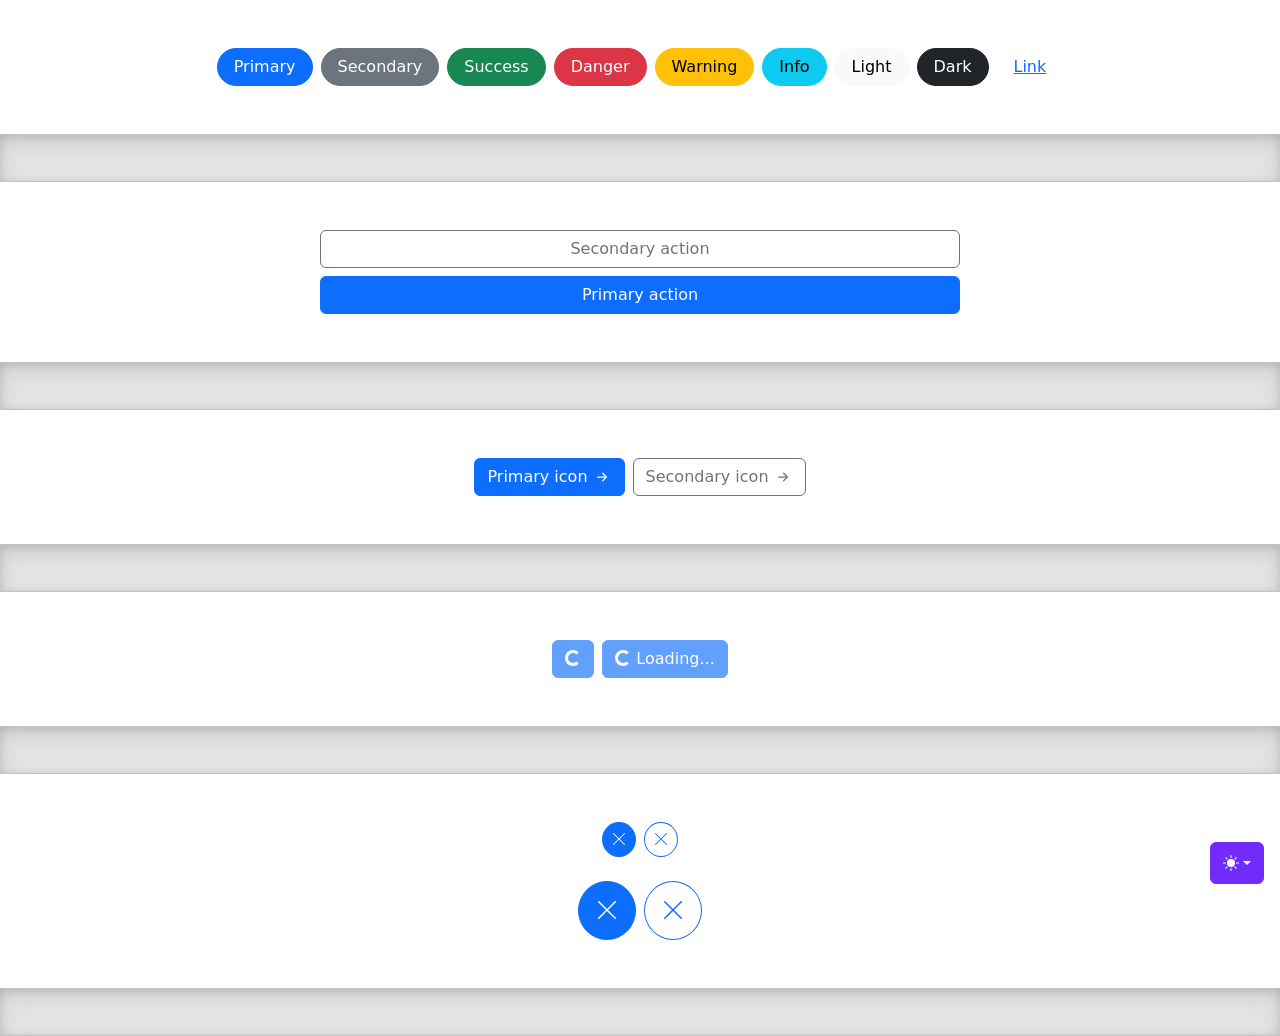
<file: Academy-Cinemas/bootstrap-5.3.8-examples/buttons/index.html>
<!doctype html>
<html lang="en" data-bs-theme="auto">
  <head>
    <meta charset="utf-8" />
    <meta name="viewport" content="width=device-width, initial-scale=1" />
    <meta name="description" content="" />
    <meta
      name="author"
      content="Mark Otto, Jacob Thornton, and Bootstrap contributors"
    />
    <meta name="generator" content="Astro v5.13.2" />
    <title>Buttons · Bootstrap v5.3</title>
    <link
      rel="canonical"
      href="https://getbootstrap.com/docs/5.3/examples/buttons/"
    />
    <script src="../assets/js/color-modes.js"></script>
    <link href="../assets/dist/css/bootstrap.min.css" rel="stylesheet" />
    <meta name="theme-color" content="#712cf9" />
    <style>
      .bd-placeholder-img {
        font-size: 1.125rem;
        text-anchor: middle;
        -webkit-user-select: none;
        -moz-user-select: none;
        user-select: none;
      }
      @media (min-width: 768px) {
        .bd-placeholder-img-lg {
          font-size: 3.5rem;
        }
      }
      .b-example-divider {
        width: 100%;
        height: 3rem;
        background-color: #0000001a;
        border: solid rgba(0, 0, 0, 0.15);
        border-width: 1px 0;
        box-shadow:
          inset 0 0.5em 1.5em #0000001a,
          inset 0 0.125em 0.5em #00000026;
      }
      .b-example-vr {
        flex-shrink: 0;
        width: 1.5rem;
        height: 100vh;
      }
      .bi {
        vertical-align: -0.125em;
        fill: currentColor;
      }
      .nav-scroller {
        position: relative;
        z-index: 2;
        height: 2.75rem;
        overflow-y: hidden;
      }
      .nav-scroller .nav {
        display: flex;
        flex-wrap: nowrap;
        padding-bottom: 1rem;
        margin-top: -1px;
        overflow-x: auto;
        text-align: center;
        white-space: nowrap;
        -webkit-overflow-scrolling: touch;
      }
      .btn-bd-primary {
        --bd-violet-bg: #712cf9;
        --bd-violet-rgb: 112.520718, 44.062154, 249.437846;
        --bs-btn-font-weight: 600;
        --bs-btn-color: var(--bs-white);
        --bs-btn-bg: var(--bd-violet-bg);
        --bs-btn-border-color: var(--bd-violet-bg);
        --bs-btn-hover-color: var(--bs-white);
        --bs-btn-hover-bg: #6528e0;
        --bs-btn-hover-border-color: #6528e0;
        --bs-btn-focus-shadow-rgb: var(--bd-violet-rgb);
        --bs-btn-active-color: var(--bs-btn-hover-color);
        --bs-btn-active-bg: #5a23c8;
        --bs-btn-active-border-color: #5a23c8;
      }
      .bd-mode-toggle {
        z-index: 1500;
      }
      .bd-mode-toggle .bi {
        width: 1em;
        height: 1em;
      }
      .bd-mode-toggle .dropdown-menu .active .bi {
        display: block !important;
      }
    </style>
  </head>
  <body>
    <svg xmlns="http://www.w3.org/2000/svg" class="d-none">
      <symbol id="check2" viewBox="0 0 16 16">
        <path
          d="M13.854 3.646a.5.5 0 0 1 0 .708l-7 7a.5.5 0 0 1-.708 0l-3.5-3.5a.5.5 0 1 1 .708-.708L6.5 10.293l6.646-6.647a.5.5 0 0 1 .708 0z"
        ></path>
      </symbol>
      <symbol id="circle-half" viewBox="0 0 16 16">
        <path
          d="M8 15A7 7 0 1 0 8 1v14zm0 1A8 8 0 1 1 8 0a8 8 0 0 1 0 16z"
        ></path>
      </symbol>
      <symbol id="moon-stars-fill" viewBox="0 0 16 16">
        <path
          d="M6 .278a.768.768 0 0 1 .08.858 7.208 7.208 0 0 0-.878 3.46c0 4.021 3.278 7.277 7.318 7.277.527 0 1.04-.055 1.533-.16a.787.787 0 0 1 .81.316.733.733 0 0 1-.031.893A8.349 8.349 0 0 1 8.344 16C3.734 16 0 12.286 0 7.71 0 4.266 2.114 1.312 5.124.06A.752.752 0 0 1 6 .278z"
        ></path>
        <path
          d="M10.794 3.148a.217.217 0 0 1 .412 0l.387 1.162c.173.518.579.924 1.097 1.097l1.162.387a.217.217 0 0 1 0 .412l-1.162.387a1.734 1.734 0 0 0-1.097 1.097l-.387 1.162a.217.217 0 0 1-.412 0l-.387-1.162A1.734 1.734 0 0 0 9.31 6.593l-1.162-.387a.217.217 0 0 1 0-.412l1.162-.387a1.734 1.734 0 0 0 1.097-1.097l.387-1.162zM13.863.099a.145.145 0 0 1 .274 0l.258.774c.115.346.386.617.732.732l.774.258a.145.145 0 0 1 0 .274l-.774.258a1.156 1.156 0 0 0-.732.732l-.258.774a.145.145 0 0 1-.274 0l-.258-.774a1.156 1.156 0 0 0-.732-.732l-.774-.258a.145.145 0 0 1 0-.274l.774-.258c.346-.115.617-.386.732-.732L13.863.1z"
        ></path>
      </symbol>
      <symbol id="sun-fill" viewBox="0 0 16 16">
        <path
          d="M8 12a4 4 0 1 0 0-8 4 4 0 0 0 0 8zM8 0a.5.5 0 0 1 .5.5v2a.5.5 0 0 1-1 0v-2A.5.5 0 0 1 8 0zm0 13a.5.5 0 0 1 .5.5v2a.5.5 0 0 1-1 0v-2A.5.5 0 0 1 8 13zm8-5a.5.5 0 0 1-.5.5h-2a.5.5 0 0 1 0-1h2a.5.5 0 0 1 .5.5zM3 8a.5.5 0 0 1-.5.5h-2a.5.5 0 0 1 0-1h2A.5.5 0 0 1 3 8zm10.657-5.657a.5.5 0 0 1 0 .707l-1.414 1.415a.5.5 0 1 1-.707-.708l1.414-1.414a.5.5 0 0 1 .707 0zm-9.193 9.193a.5.5 0 0 1 0 .707L3.05 13.657a.5.5 0 0 1-.707-.707l1.414-1.414a.5.5 0 0 1 .707 0zm9.193 2.121a.5.5 0 0 1-.707 0l-1.414-1.414a.5.5 0 0 1 .707-.707l1.414 1.414a.5.5 0 0 1 0 .707zM4.464 4.465a.5.5 0 0 1-.707 0L2.343 3.05a.5.5 0 1 1 .707-.707l1.414 1.414a.5.5 0 0 1 0 .708z"
        ></path>
      </symbol>
    </svg>
    <div
      class="dropdown position-fixed bottom-0 end-0 mb-3 me-3 bd-mode-toggle"
    >
      <button
        class="btn btn-bd-primary py-2 dropdown-toggle d-flex align-items-center"
        id="bd-theme"
        type="button"
        aria-expanded="false"
        data-bs-toggle="dropdown"
        aria-label="Toggle theme (auto)"
      >
        <svg class="bi my-1 theme-icon-active" aria-hidden="true">
          <use href="#circle-half"></use>
        </svg>
        <span class="visually-hidden" id="bd-theme-text">Toggle theme</span>
      </button>
      <ul
        class="dropdown-menu dropdown-menu-end shadow"
        aria-labelledby="bd-theme-text"
      >
        <li>
          <button
            type="button"
            class="dropdown-item d-flex align-items-center"
            data-bs-theme-value="light"
            aria-pressed="false"
          >
            <svg class="bi me-2 opacity-50" aria-hidden="true">
              <use href="#sun-fill"></use>
            </svg>
            Light
            <svg class="bi ms-auto d-none" aria-hidden="true">
              <use href="#check2"></use>
            </svg>
          </button>
        </li>
        <li>
          <button
            type="button"
            class="dropdown-item d-flex align-items-center"
            data-bs-theme-value="dark"
            aria-pressed="false"
          >
            <svg class="bi me-2 opacity-50" aria-hidden="true">
              <use href="#moon-stars-fill"></use>
            </svg>
            Dark
            <svg class="bi ms-auto d-none" aria-hidden="true">
              <use href="#check2"></use>
            </svg>
          </button>
        </li>
        <li>
          <button
            type="button"
            class="dropdown-item d-flex align-items-center active"
            data-bs-theme-value="auto"
            aria-pressed="true"
          >
            <svg class="bi me-2 opacity-50" aria-hidden="true">
              <use href="#circle-half"></use>
            </svg>
            Auto
            <svg class="bi ms-auto d-none" aria-hidden="true">
              <use href="#check2"></use>
            </svg>
          </button>
        </li>
      </ul>
    </div>
    <svg xmlns="http://www.w3.org/2000/svg" class="d-none">
      <symbol id="arrow-right-short" viewBox="0 0 16 16">
        <path
          fill-rule="evenodd"
          d="M4 8a.5.5 0 0 1 .5-.5h5.793L8.146 5.354a.5.5 0 1 1 .708-.708l3 3a.5.5 0 0 1 0 .708l-3 3a.5.5 0 0 1-.708-.708L10.293 8.5H4.5A.5.5 0 0 1 4 8z"
        ></path>
      </symbol>
      <symbol id="x-lg" viewBox="0 0 16 16">
        <path
          fill-rule="evenodd"
          d="M13.854 2.146a.5.5 0 0 1 0 .708l-11 11a.5.5 0 0 1-.708-.708l11-11a.5.5 0 0 1 .708 0Z"
        ></path>
        <path
          fill-rule="evenodd"
          d="M2.146 2.146a.5.5 0 0 0 0 .708l11 11a.5.5 0 0 0 .708-.708l-11-11a.5.5 0 0 0-.708 0Z"
        ></path>
      </symbol>
    </svg>
    <div class="d-flex gap-2 justify-content-center py-5">
      <button class="btn btn-primary rounded-pill px-3" type="button">
        Primary
      </button>
      <button class="btn btn-secondary rounded-pill px-3" type="button">
        Secondary
      </button>
      <button class="btn btn-success rounded-pill px-3" type="button">
        Success
      </button>
      <button class="btn btn-danger rounded-pill px-3" type="button">
        Danger
      </button>
      <button class="btn btn-warning rounded-pill px-3" type="button">
        Warning
      </button>
      <button class="btn btn-info rounded-pill px-3" type="button">Info</button>
      <button class="btn btn-light rounded-pill px-3" type="button">
        Light
      </button>
      <button class="btn btn-dark rounded-pill px-3" type="button">Dark</button>
      <button class="btn btn-link rounded-pill px-3" type="button">Link</button>
    </div>
    <div class="b-example-divider"></div>
    <div class="col-lg-6 col-xxl-4 my-5 mx-auto">
      <div class="d-grid gap-2">
        <button class="btn btn-outline-secondary" type="button">
          Secondary action
        </button>
        <button class="btn btn-primary" type="button">Primary action</button>
      </div>
    </div>
    <div class="b-example-divider"></div>
    <div class="d-flex gap-2 justify-content-center py-5">
      <button
        class="btn btn-primary d-inline-flex align-items-center"
        type="button"
      >
        Primary icon
        <svg class="bi ms-1" width="20" height="20" aria-hidden="true">
          <use xlink:href="#arrow-right-short"></use>
        </svg>
      </button>
      <button
        class="btn btn-outline-secondary d-inline-flex align-items-center"
        type="button"
      >
        Secondary icon
        <svg class="bi ms-1" width="20" height="20" aria-hidden="true">
          <use xlink:href="#arrow-right-short"></use>
        </svg>
      </button>
    </div>
    <div class="b-example-divider"></div>
    <div class="d-flex gap-2 justify-content-center py-5">
      <button class="btn btn-primary" type="button" disabled>
        <span
          class="spinner-border spinner-border-sm"
          aria-hidden="true"
        ></span>
        <span class="visually-hidden" role="status">Loading...</span>
      </button>
      <button class="btn btn-primary" type="button" disabled>
        <span
          class="spinner-border spinner-border-sm"
          aria-hidden="true"
        ></span>
        <span role="status">Loading...</span>
      </button>
    </div>
    <div class="b-example-divider"></div>
    <div class="d-flex gap-2 justify-content-center pt-5 pb-4">
      <button class="btn btn-primary rounded-circle p-2 lh-1" type="button">
        <svg class="bi" width="16" height="16" aria-hidden="true">
          <use xlink:href="#x-lg"></use>
        </svg>
        <span class="visually-hidden">Dismiss</span>
      </button>
      <button
        class="btn btn-outline-primary rounded-circle p-2 lh-1"
        type="button"
      >
        <svg class="bi" width="16" height="16" aria-hidden="true">
          <use xlink:href="#x-lg"></use>
        </svg>
        <span class="visually-hidden">Dismiss</span>
      </button>
    </div>
    <div class="d-flex gap-2 justify-content-center pb-5">
      <button class="btn btn-primary rounded-circle p-3 lh-1" type="button">
        <svg class="bi" width="24" height="24" aria-hidden="true">
          <use xlink:href="#x-lg"></use>
        </svg>
        <span class="visually-hidden">Dismiss</span>
      </button>
      <button
        class="btn btn-outline-primary rounded-circle p-3 lh-1"
        type="button"
      >
        <svg class="bi" width="24" height="24" aria-hidden="true">
          <use xlink:href="#x-lg"></use>
        </svg>
        <span class="visually-hidden">Dismiss</span>
      </button>
    </div>
    <div class="b-example-divider"></div>
    <script
      src="../assets/dist/js/bootstrap.bundle.min.js"
      class="astro-vvvwv3sm"
    ></script>
  </body>
</html>
</file>
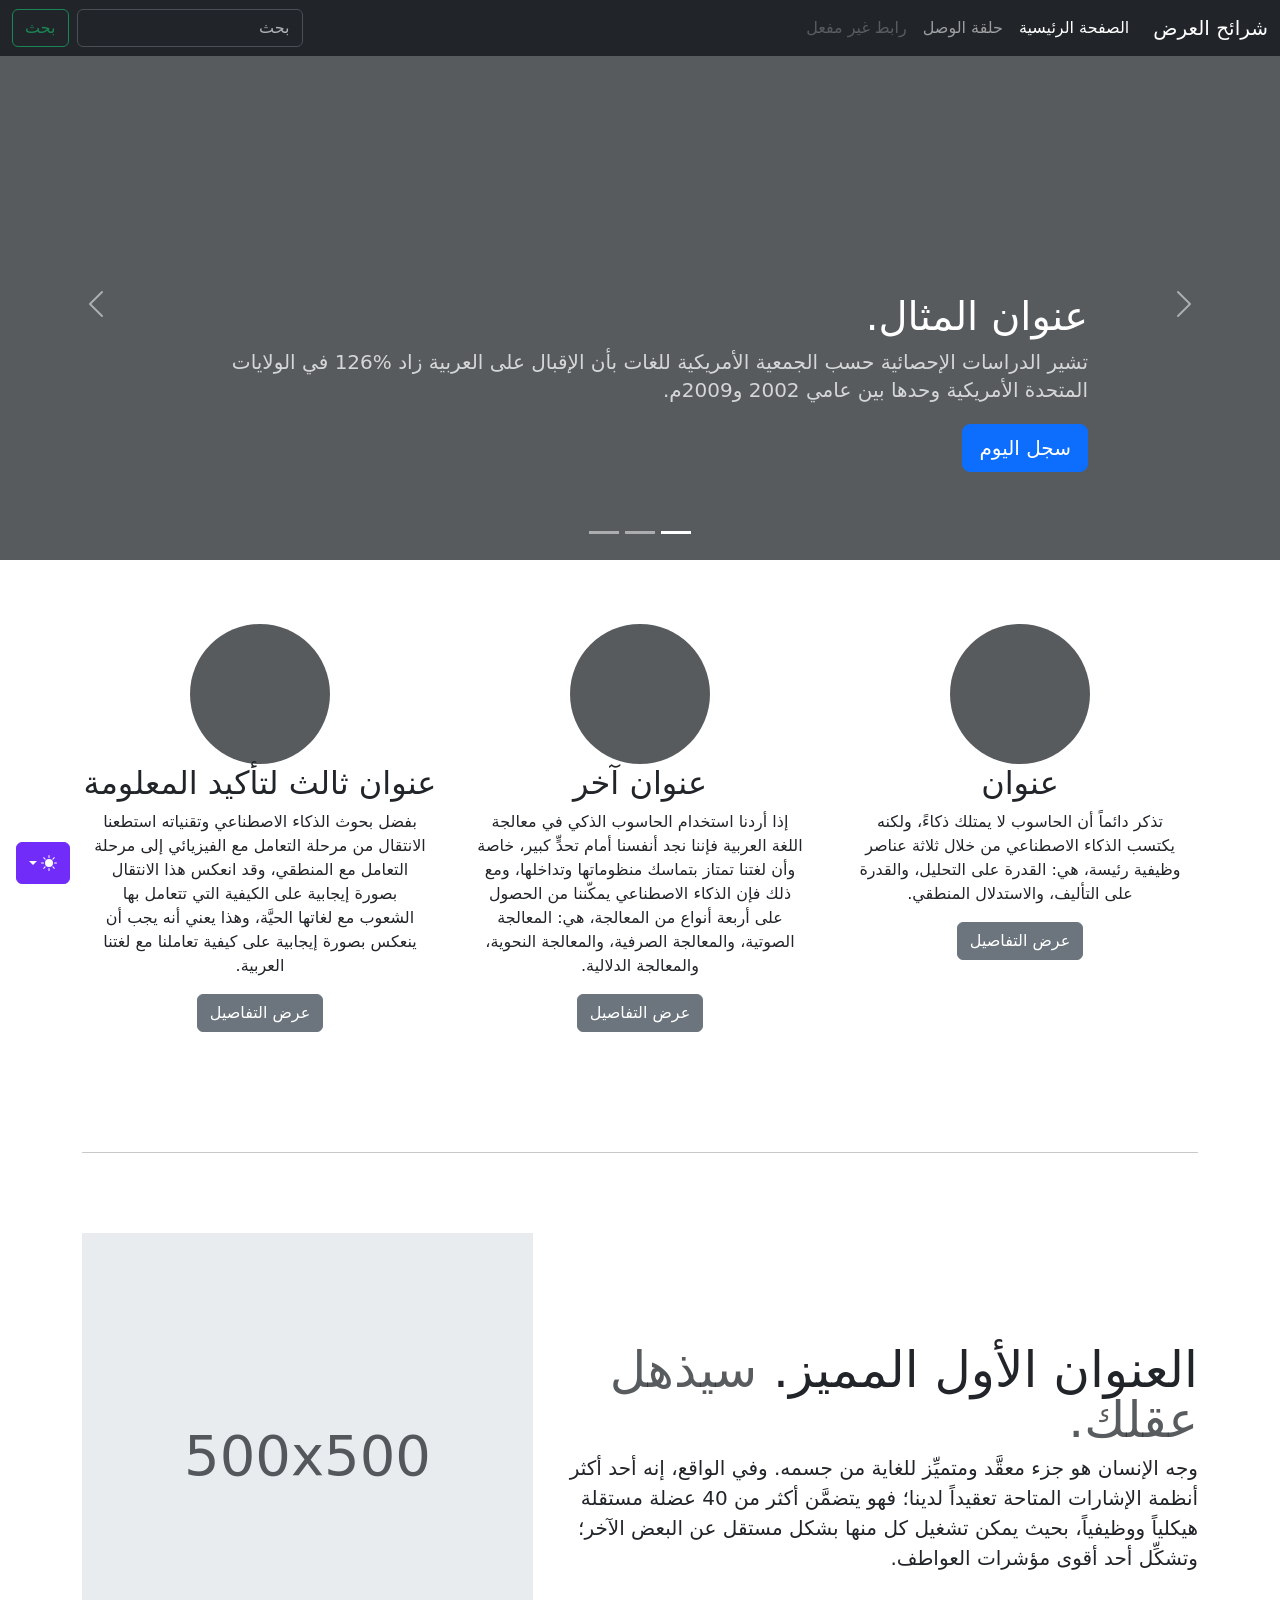
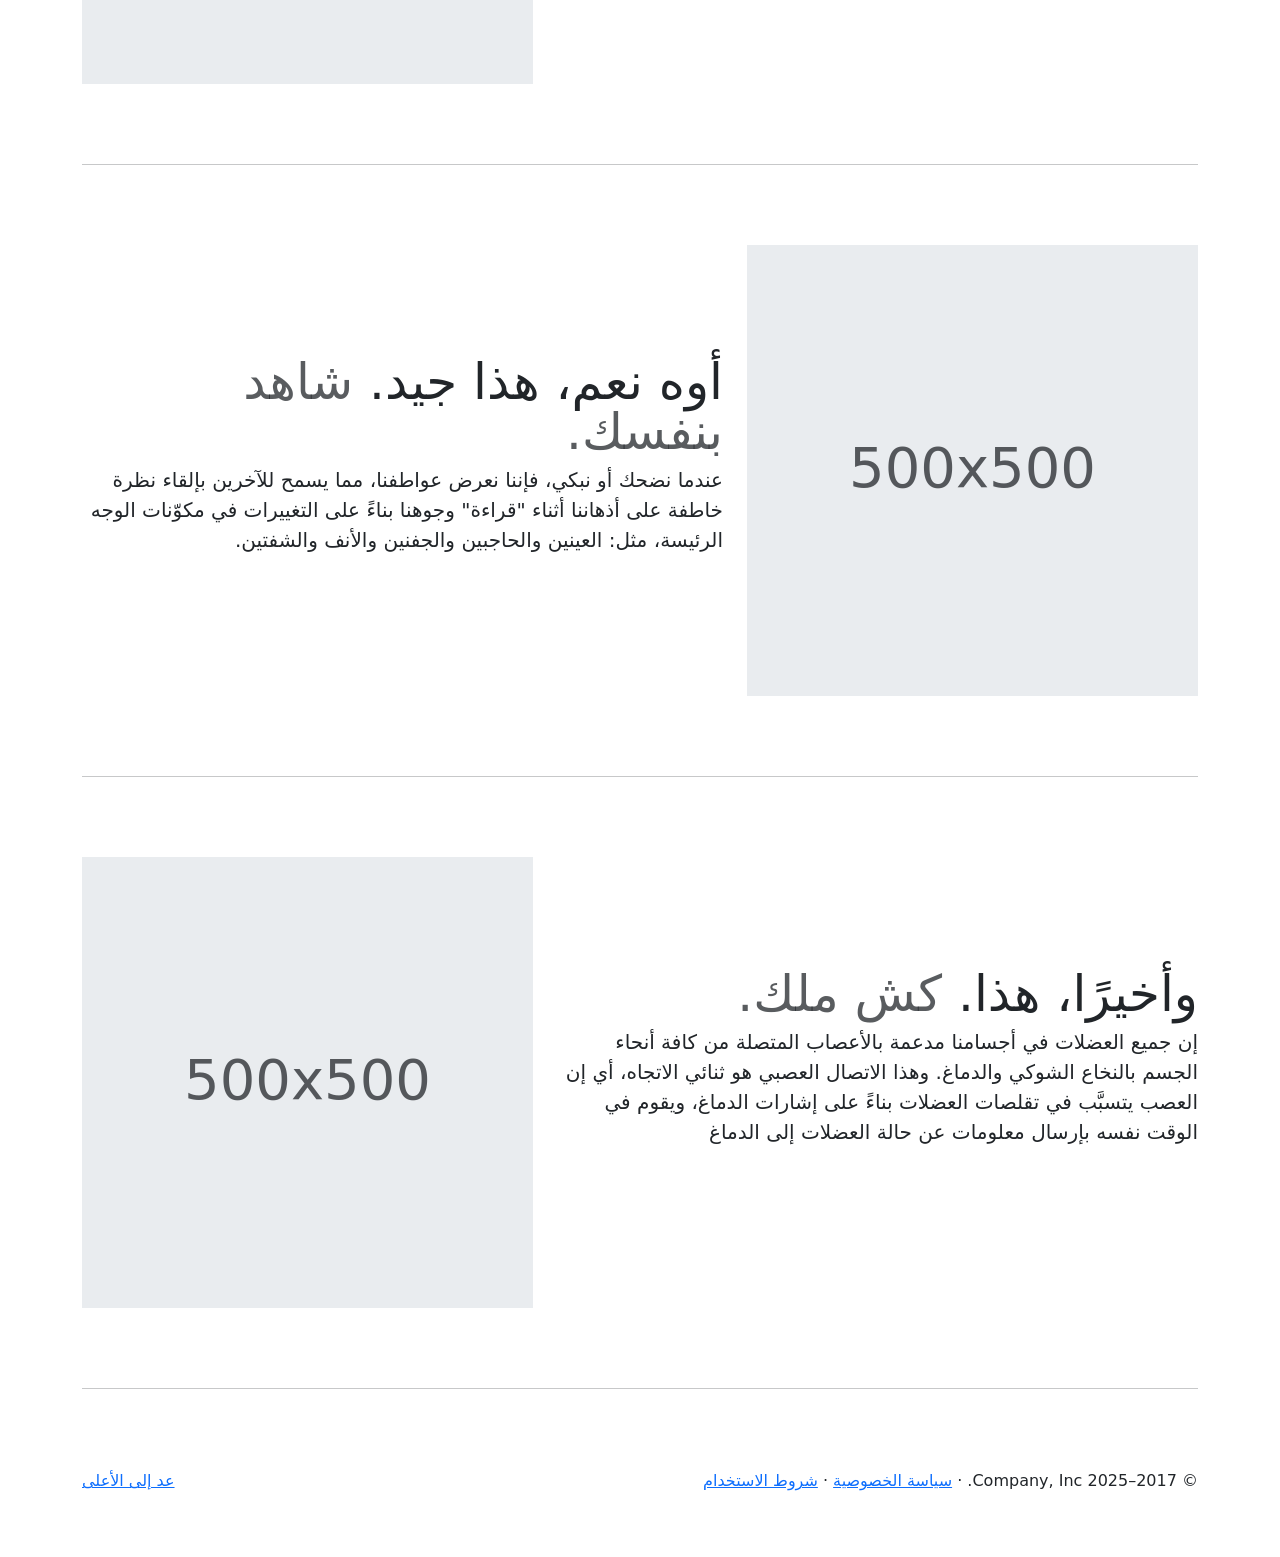
<file: Academy-Cinemas/bootstrap-5.3.8-examples/carousel-rtl/index.html>
<!doctype html>
<html lang="ar" dir="rtl" data-bs-theme="auto">
  <head>
    <meta charset="utf-8" />
    <meta name="viewport" content="width=device-width, initial-scale=1" />
    <meta name="description" content="" />
    <meta
      name="author"
      content="Mark Otto, Jacob Thornton, and Bootstrap contributors"
    />
    <meta name="generator" content="Astro v5.13.2" />
    <title>قالب شرائح العرض · Bootstrap v5.3</title>
    <link
      rel="canonical"
      href="https://getbootstrap.com/docs/5.3/examples/carousel-rtl/"
    />
    <script src="../assets/js/color-modes.js"></script>
    <link href="../assets/dist/css/bootstrap.rtl.min.css" rel="stylesheet" />
    <meta name="theme-color" content="#712cf9" />
    <link href="../carousel/carousel.rtl.css" rel="stylesheet" />
    <style>
      .bd-placeholder-img {
        font-size: 1.125rem;
        text-anchor: middle;
        -webkit-user-select: none;
        -moz-user-select: none;
        user-select: none;
      }
      @media (min-width: 768px) {
        .bd-placeholder-img-lg {
          font-size: 3.5rem;
        }
      }
      .b-example-divider {
        width: 100%;
        height: 3rem;
        background-color: #0000001a;
        border: solid rgba(0, 0, 0, 0.15);
        border-width: 1px 0;
        box-shadow:
          inset 0 0.5em 1.5em #0000001a,
          inset 0 0.125em 0.5em #00000026;
      }
      .b-example-vr {
        flex-shrink: 0;
        width: 1.5rem;
        height: 100vh;
      }
      .bi {
        vertical-align: -0.125em;
        fill: currentColor;
      }
      .nav-scroller {
        position: relative;
        z-index: 2;
        height: 2.75rem;
        overflow-y: hidden;
      }
      .nav-scroller .nav {
        display: flex;
        flex-wrap: nowrap;
        padding-bottom: 1rem;
        margin-top: -1px;
        overflow-x: auto;
        text-align: center;
        white-space: nowrap;
        -webkit-overflow-scrolling: touch;
      }
      .btn-bd-primary {
        --bd-violet-bg: #712cf9;
        --bd-violet-rgb: 112.520718, 44.062154, 249.437846;
        --bs-btn-font-weight: 600;
        --bs-btn-color: var(--bs-white);
        --bs-btn-bg: var(--bd-violet-bg);
        --bs-btn-border-color: var(--bd-violet-bg);
        --bs-btn-hover-color: var(--bs-white);
        --bs-btn-hover-bg: #6528e0;
        --bs-btn-hover-border-color: #6528e0;
        --bs-btn-focus-shadow-rgb: var(--bd-violet-rgb);
        --bs-btn-active-color: var(--bs-btn-hover-color);
        --bs-btn-active-bg: #5a23c8;
        --bs-btn-active-border-color: #5a23c8;
      }
      .bd-mode-toggle {
        z-index: 1500;
      }
      .bd-mode-toggle .bi {
        width: 1em;
        height: 1em;
      }
      .bd-mode-toggle .dropdown-menu .active .bi {
        display: block !important;
      }
    </style>
  </head>
  <body>
    <svg xmlns="http://www.w3.org/2000/svg" class="d-none">
      <symbol id="check2" viewBox="0 0 16 16">
        <path
          d="M13.854 3.646a.5.5 0 0 1 0 .708l-7 7a.5.5 0 0 1-.708 0l-3.5-3.5a.5.5 0 1 1 .708-.708L6.5 10.293l6.646-6.647a.5.5 0 0 1 .708 0z"
        ></path>
      </symbol>
      <symbol id="circle-half" viewBox="0 0 16 16">
        <path
          d="M8 15A7 7 0 1 0 8 1v14zm0 1A8 8 0 1 1 8 0a8 8 0 0 1 0 16z"
        ></path>
      </symbol>
      <symbol id="moon-stars-fill" viewBox="0 0 16 16">
        <path
          d="M6 .278a.768.768 0 0 1 .08.858 7.208 7.208 0 0 0-.878 3.46c0 4.021 3.278 7.277 7.318 7.277.527 0 1.04-.055 1.533-.16a.787.787 0 0 1 .81.316.733.733 0 0 1-.031.893A8.349 8.349 0 0 1 8.344 16C3.734 16 0 12.286 0 7.71 0 4.266 2.114 1.312 5.124.06A.752.752 0 0 1 6 .278z"
        ></path>
        <path
          d="M10.794 3.148a.217.217 0 0 1 .412 0l.387 1.162c.173.518.579.924 1.097 1.097l1.162.387a.217.217 0 0 1 0 .412l-1.162.387a1.734 1.734 0 0 0-1.097 1.097l-.387 1.162a.217.217 0 0 1-.412 0l-.387-1.162A1.734 1.734 0 0 0 9.31 6.593l-1.162-.387a.217.217 0 0 1 0-.412l1.162-.387a1.734 1.734 0 0 0 1.097-1.097l.387-1.162zM13.863.099a.145.145 0 0 1 .274 0l.258.774c.115.346.386.617.732.732l.774.258a.145.145 0 0 1 0 .274l-.774.258a1.156 1.156 0 0 0-.732.732l-.258.774a.145.145 0 0 1-.274 0l-.258-.774a1.156 1.156 0 0 0-.732-.732l-.774-.258a.145.145 0 0 1 0-.274l.774-.258c.346-.115.617-.386.732-.732L13.863.1z"
        ></path>
      </symbol>
      <symbol id="sun-fill" viewBox="0 0 16 16">
        <path
          d="M8 12a4 4 0 1 0 0-8 4 4 0 0 0 0 8zM8 0a.5.5 0 0 1 .5.5v2a.5.5 0 0 1-1 0v-2A.5.5 0 0 1 8 0zm0 13a.5.5 0 0 1 .5.5v2a.5.5 0 0 1-1 0v-2A.5.5 0 0 1 8 13zm8-5a.5.5 0 0 1-.5.5h-2a.5.5 0 0 1 0-1h2a.5.5 0 0 1 .5.5zM3 8a.5.5 0 0 1-.5.5h-2a.5.5 0 0 1 0-1h2A.5.5 0 0 1 3 8zm10.657-5.657a.5.5 0 0 1 0 .707l-1.414 1.415a.5.5 0 1 1-.707-.708l1.414-1.414a.5.5 0 0 1 .707 0zm-9.193 9.193a.5.5 0 0 1 0 .707L3.05 13.657a.5.5 0 0 1-.707-.707l1.414-1.414a.5.5 0 0 1 .707 0zm9.193 2.121a.5.5 0 0 1-.707 0l-1.414-1.414a.5.5 0 0 1 .707-.707l1.414 1.414a.5.5 0 0 1 0 .707zM4.464 4.465a.5.5 0 0 1-.707 0L2.343 3.05a.5.5 0 1 1 .707-.707l1.414 1.414a.5.5 0 0 1 0 .708z"
        ></path>
      </symbol>
    </svg>
    <div
      class="dropdown position-fixed bottom-0 end-0 mb-3 me-3 bd-mode-toggle"
    >
      <button
        class="btn btn-bd-primary py-2 dropdown-toggle d-flex align-items-center"
        id="bd-theme"
        type="button"
        aria-expanded="false"
        data-bs-toggle="dropdown"
        aria-label="Toggle theme (auto)"
      >
        <svg class="bi my-1 theme-icon-active" aria-hidden="true">
          <use href="#circle-half"></use>
        </svg>
        <span class="visually-hidden" id="bd-theme-text">Toggle theme</span>
      </button>
      <ul
        class="dropdown-menu dropdown-menu-end shadow"
        aria-labelledby="bd-theme-text"
      >
        <li>
          <button
            type="button"
            class="dropdown-item d-flex align-items-center"
            data-bs-theme-value="light"
            aria-pressed="false"
          >
            <svg class="bi me-2 opacity-50" aria-hidden="true">
              <use href="#sun-fill"></use>
            </svg>
            Light
            <svg class="bi ms-auto d-none" aria-hidden="true">
              <use href="#check2"></use>
            </svg>
          </button>
        </li>
        <li>
          <button
            type="button"
            class="dropdown-item d-flex align-items-center"
            data-bs-theme-value="dark"
            aria-pressed="false"
          >
            <svg class="bi me-2 opacity-50" aria-hidden="true">
              <use href="#moon-stars-fill"></use>
            </svg>
            Dark
            <svg class="bi ms-auto d-none" aria-hidden="true">
              <use href="#check2"></use>
            </svg>
          </button>
        </li>
        <li>
          <button
            type="button"
            class="dropdown-item d-flex align-items-center active"
            data-bs-theme-value="auto"
            aria-pressed="true"
          >
            <svg class="bi me-2 opacity-50" aria-hidden="true">
              <use href="#circle-half"></use>
            </svg>
            Auto
            <svg class="bi ms-auto d-none" aria-hidden="true">
              <use href="#check2"></use>
            </svg>
          </button>
        </li>
      </ul>
    </div>
    <header data-bs-theme="dark">
      <nav class="navbar navbar-expand-md navbar-dark fixed-top bg-dark">
        <div class="container-fluid">
          <a class="navbar-brand" href="#">شرائح العرض</a>
          <button
            class="navbar-toggler"
            type="button"
            data-bs-toggle="collapse"
            data-bs-target="#navbarCollapse"
            aria-controls="navbarCollapse"
            aria-expanded="false"
            aria-label="تبديل التنقل"
          >
            <span class="navbar-toggler-icon"></span>
          </button>
          <div class="collapse navbar-collapse" id="navbarCollapse">
            <ul class="navbar-nav me-auto mb-2 mb-md-0">
              <li class="nav-item">
                <a class="nav-link active" aria-current="page" href="#"
                  >الصفحة الرئيسية</a
                >
              </li>
              <li class="nav-item">
                <a class="nav-link" href="#">حلقة الوصل</a>
              </li>
              <li class="nav-item">
                <a class="nav-link disabled" aria-disabled="true"
                  >رابط غير مفعل</a
                >
              </li>
            </ul>
            <form class="d-flex" role="search">
              <input
                class="form-control me-2"
                type="search"
                placeholder="بحث"
                aria-label="بحث"
              />
              <button class="btn btn-outline-success" type="submit">بحث</button>
            </form>
          </div>
        </div>
      </nav>
    </header>
    <main>
      <div id="myCarousel" class="carousel slide mb-6" data-bs-ride="carousel">
        <div class="carousel-indicators">
          <button
            type="button"
            data-bs-target="#myCarousel"
            data-bs-slide-to="0"
            class="active"
            aria-current="true"
            aria-label="Slide 1"
          ></button>
          <button
            type="button"
            data-bs-target="#myCarousel"
            data-bs-slide-to="1"
            aria-label="Slide 2"
          ></button>
          <button
            type="button"
            data-bs-target="#myCarousel"
            data-bs-slide-to="2"
            aria-label="Slide 3"
          ></button>
        </div>
        <div class="carousel-inner">
          <div class="carousel-item active">
            <svg
              aria-hidden="true"
              class="bd-placeholder-img"
              height="100%"
              preserveAspectRatio="xMidYMid slice"
              width="100%"
              xmlns="http://www.w3.org/2000/svg"
            >
              <rect
                width="100%"
                height="100%"
                fill="var(--bs-secondary-color)"
              ></rect>
            </svg>
            <div class="container">
              <div class="carousel-caption text-start">
                <h1>عنوان المثال.</h1>
                <p class="opacity-75">
                  تشير الدراسات الإحصائية حسب الجمعية الأمريكية للغات بأن
                  الإقبال على العربية زاد %126 في الولايات المتحدة الأمريكية
                  وحدها بين عامي 2002 و2009م.
                </p>
                <p><a class="btn btn-lg btn-primary" href="#">سجل اليوم</a></p>
              </div>
            </div>
          </div>
          <div class="carousel-item">
            <svg
              aria-hidden="true"
              class="bd-placeholder-img"
              height="100%"
              preserveAspectRatio="xMidYMid slice"
              width="100%"
              xmlns="http://www.w3.org/2000/svg"
            >
              <rect
                width="100%"
                height="100%"
                fill="var(--bs-secondary-color)"
              ></rect>
            </svg>
            <div class="container">
              <div class="carousel-caption">
                <h1>عنوان مثال آخر.</h1>
                <p>
                  حسب المجلس الثقافي البريطاني فإن تعليم الإنجليزية داخل
                  بريطانيا يسهم في تعزيز اقتصادها بما يتجاوز ملياري جنيه سنوياً،
                  كما أنه وفر أكثر من 26 ألف وظيفة.
                </p>
                <p><a class="btn btn-lg btn-primary" href="#">أعرف أكثر</a></p>
              </div>
            </div>
          </div>
          <div class="carousel-item">
            <svg
              aria-hidden="true"
              class="bd-placeholder-img"
              height="100%"
              preserveAspectRatio="xMidYMid slice"
              width="100%"
              xmlns="http://www.w3.org/2000/svg"
            >
              <rect
                width="100%"
                height="100%"
                fill="var(--bs-secondary-color)"
              ></rect>
            </svg>
            <div class="container">
              <div class="carousel-caption text-end">
                <h1>واحد أكثر لقياس جيد.</h1>
                <p>
                  الإحصاءات لحجم الاستثمار اللغوي خارج بريطانيا تتفاوت من سنة
                  لأخرى إلا أن المدير التنفيذي للمجلس الثقافي البريطاني إدي
                  بايرز يرى أن استثمار تعليم الإنجليزية في الخارج لا يحسب على
                  المستوى المالي فحسب بل على المستوى السياسي أيضاً.
                </p>
                <p>
                  <a class="btn btn-lg btn-primary" href="#">تصفح المعرض</a>
                </p>
              </div>
            </div>
          </div>
        </div>
        <button
          class="carousel-control-prev"
          type="button"
          data-bs-target="#myCarousel"
          data-bs-slide="prev"
        >
          <span class="carousel-control-prev-icon" aria-hidden="true"></span>
          <span class="visually-hidden">السابق</span>
        </button>
        <button
          class="carousel-control-next"
          type="button"
          data-bs-target="#myCarousel"
          data-bs-slide="next"
        >
          <span class="carousel-control-next-icon" aria-hidden="true"></span>
          <span class="visually-hidden">التالي</span>
        </button>
      </div>
      <!-- Marketing messaging and featurettes
  ================================================== -->
      <!-- Wrap the rest of the page in another container to center all the content. -->
      <div class="container marketing">
        <!-- Three columns of text below the carousel -->
        <div class="row">
          <div class="col-lg-4">
            <svg
              aria-label="Placeholder"
              class="bd-placeholder-img rounded-circle"
              height="140"
              preserveAspectRatio="xMidYMid slice"
              role="img"
              width="140"
              xmlns="http://www.w3.org/2000/svg"
            >
              <title>Placeholder</title>
              <rect
                width="100%"
                height="100%"
                fill="var(--bs-secondary-color)"
              ></rect>
            </svg>
            <h2 class="fw-normal">عنوان</h2>
            <p>
              تذكر دائماً أن الحاسوب لا يمتلك ذكاءً، ولكنه يكتسب الذكاء
              الاصطناعي من خلال ثلاثة عناصر وظيفية رئيسة، هي: القدرة على
              التحليل، والقدرة على التأليف، والاستدلال المنطقي.
            </p>
            <p><a class="btn btn-secondary" href="#">عرض التفاصيل</a></p>
          </div>
          <!-- /.col-lg-4 -->
          <div class="col-lg-4">
            <svg
              aria-label="Placeholder"
              class="bd-placeholder-img rounded-circle"
              height="140"
              preserveAspectRatio="xMidYMid slice"
              role="img"
              width="140"
              xmlns="http://www.w3.org/2000/svg"
            >
              <title>Placeholder</title>
              <rect
                width="100%"
                height="100%"
                fill="var(--bs-secondary-color)"
              ></rect>
            </svg>
            <h2 class="fw-normal">عنوان آخر</h2>
            <p>
              إذا أردنا استخدام الحاسوب الذكي في معالجة اللغة العربية فإننا نجد
              أنفسنا أمام تحدٍّ كبير، خاصة وأن لغتنا تمتاز بتماسك منظوماتها
              وتداخلها، ومع ذلك فإن الذكاء الاصطناعي يمكّننا من الحصول على أربعة
              أنواع من المعالجة، هي: المعالجة الصوتية، والمعالجة الصرفية،
              والمعالجة النحوية، والمعالجة الدلالية.
            </p>
            <p><a class="btn btn-secondary" href="#">عرض التفاصيل</a></p>
          </div>
          <!-- /.col-lg-4 -->
          <div class="col-lg-4">
            <svg
              aria-label="Placeholder"
              class="bd-placeholder-img rounded-circle"
              height="140"
              preserveAspectRatio="xMidYMid slice"
              role="img"
              width="140"
              xmlns="http://www.w3.org/2000/svg"
            >
              <title>Placeholder</title>
              <rect
                width="100%"
                height="100%"
                fill="var(--bs-secondary-color)"
              ></rect>
            </svg>
            <h2 class="fw-normal">عنوان ثالث لتأكيد المعلومة</h2>
            <p>
              بفضل بحوث الذكاء الاصطناعي وتقنياته استطعنا الانتقال من مرحلة
              التعامل مع الفيزيائي إلى مرحلة التعامل مع المنطقي، وقد انعكس هذا
              الانتقال بصورة إيجابية على الكيفية التي تتعامل بها الشعوب مع
              لغاتها الحيَّة، وهذا يعني أنه يجب أن ينعكس بصورة إيجابية على كيفية
              تعاملنا مع لغتنا العربية.
            </p>
            <p><a class="btn btn-secondary" href="#">عرض التفاصيل</a></p>
          </div>
          <!-- /.col-lg-4 -->
        </div>
        <!-- /.row -->
        <!-- START THE FEATURETTES -->
        <hr class="featurette-divider" />
        <div class="row featurette">
          <div class="col-md-7">
            <h2 class="featurette-heading fw-normal lh-1">
              العنوان الأول المميز.
              <span class="text-body-secondary"> سيذهل عقلك. </span>
            </h2>
            <p class="lead">
              وجه الإنسان هو جزء معقَّد ومتميِّز للغاية من جسمه. وفي الواقع، إنه
              أحد أكثر أنظمة الإشارات المتاحة تعقيداً لدينا؛ فهو يتضمَّن أكثر من
              40 عضلة مستقلة هيكلياً ووظيفياً، بحيث يمكن تشغيل كل منها بشكل
              مستقل عن البعض الآخر؛ وتشكِّل أحد أقوى مؤشرات العواطف.
            </p>
          </div>
          <div class="col-md-5">
            <svg
              aria-label="Placeholder: 500x500"
              class="bd-placeholder-img bd-placeholder-img-lg featurette-image img-fluid mx-auto"
              height="500"
              preserveAspectRatio="xMidYMid slice"
              role="img"
              width="500"
              xmlns="http://www.w3.org/2000/svg"
            >
              <title>Placeholder</title>
              <rect
                width="100%"
                height="100%"
                fill="var(--bs-secondary-bg)"
              ></rect>
              <text x="50%" y="50%" fill="var(--bs-secondary-color)" dy=".3em">
                500x500
              </text>
            </svg>
          </div>
        </div>
        <hr class="featurette-divider" />
        <div class="row featurette">
          <div class="col-md-7 order-md-2">
            <h2 class="featurette-heading fw-normal lh-1">
              أوه نعم، هذا جيد.
              <span class="text-body-secondary"> شاهد بنفسك. </span>
            </h2>
            <p class="lead">
              عندما نضحك أو نبكي، فإننا نعرض عواطفنا، مما يسمح للآخرين بإلقاء
              نظرة خاطفة على أذهاننا أثناء "قراءة" وجوهنا بناءً على التغييرات في
              مكوّنات الوجه الرئيسة، مثل: العينين والحاجبين والجفنين والأنف
              والشفتين.
            </p>
          </div>
          <div class="col-md-5 order-md-1">
            <svg
              aria-label="Placeholder: 500x500"
              class="bd-placeholder-img bd-placeholder-img-lg featurette-image img-fluid mx-auto"
              height="500"
              preserveAspectRatio="xMidYMid slice"
              role="img"
              width="500"
              xmlns="http://www.w3.org/2000/svg"
            >
              <title>Placeholder</title>
              <rect
                width="100%"
                height="100%"
                fill="var(--bs-secondary-bg)"
              ></rect>
              <text x="50%" y="50%" fill="var(--bs-secondary-color)" dy=".3em">
                500x500
              </text>
            </svg>
          </div>
        </div>
        <hr class="featurette-divider" />
        <div class="row featurette">
          <div class="col-md-7">
            <h2 class="featurette-heading fw-normal lh-1">
              وأخيرًا، هذا. <span class="text-body-secondary"> كش ملك. </span>
            </h2>
            <p class="lead">
              إن جميع العضلات في أجسامنا مدعمة بالأعصاب المتصلة من كافة أنحاء
              الجسم بالنخاع الشوكي والدماغ. وهذا الاتصال العصبي هو ثنائي
              الاتجاه، أي إن العصب يتسبَّب في تقلصات العضلات بناءً على إشارات
              الدماغ، ويقوم في الوقت نفسه بإرسال معلومات عن حالة العضلات إلى
              الدماغ
            </p>
          </div>
          <div class="col-md-5">
            <svg
              aria-label="Placeholder: 500x500"
              class="bd-placeholder-img bd-placeholder-img-lg featurette-image img-fluid mx-auto"
              height="500"
              preserveAspectRatio="xMidYMid slice"
              role="img"
              width="500"
              xmlns="http://www.w3.org/2000/svg"
            >
              <title>Placeholder</title>
              <rect
                width="100%"
                height="100%"
                fill="var(--bs-secondary-bg)"
              ></rect>
              <text x="50%" y="50%" fill="var(--bs-secondary-color)" dy=".3em">
                500x500
              </text>
            </svg>
          </div>
        </div>
        <hr class="featurette-divider" />
        <!-- /END THE FEATURETTES -->
      </div>
      <!-- /.container -->
      <!-- FOOTER -->
      <footer class="container">
        <p class="float-end"><a href="#">عد إلى الأعلى</a></p>
        <p>
          &copy; 2017–2025 Company, Inc. &middot;
          <a href="#">سياسة الخصوصية</a> &middot; <a href="#">شروط الاستخدام</a>
        </p>
      </footer>
    </main>
    <script
      src="../assets/dist/js/bootstrap.bundle.min.js"
      class="astro-vvvwv3sm"
    ></script>
  </body>
</html>
</file>
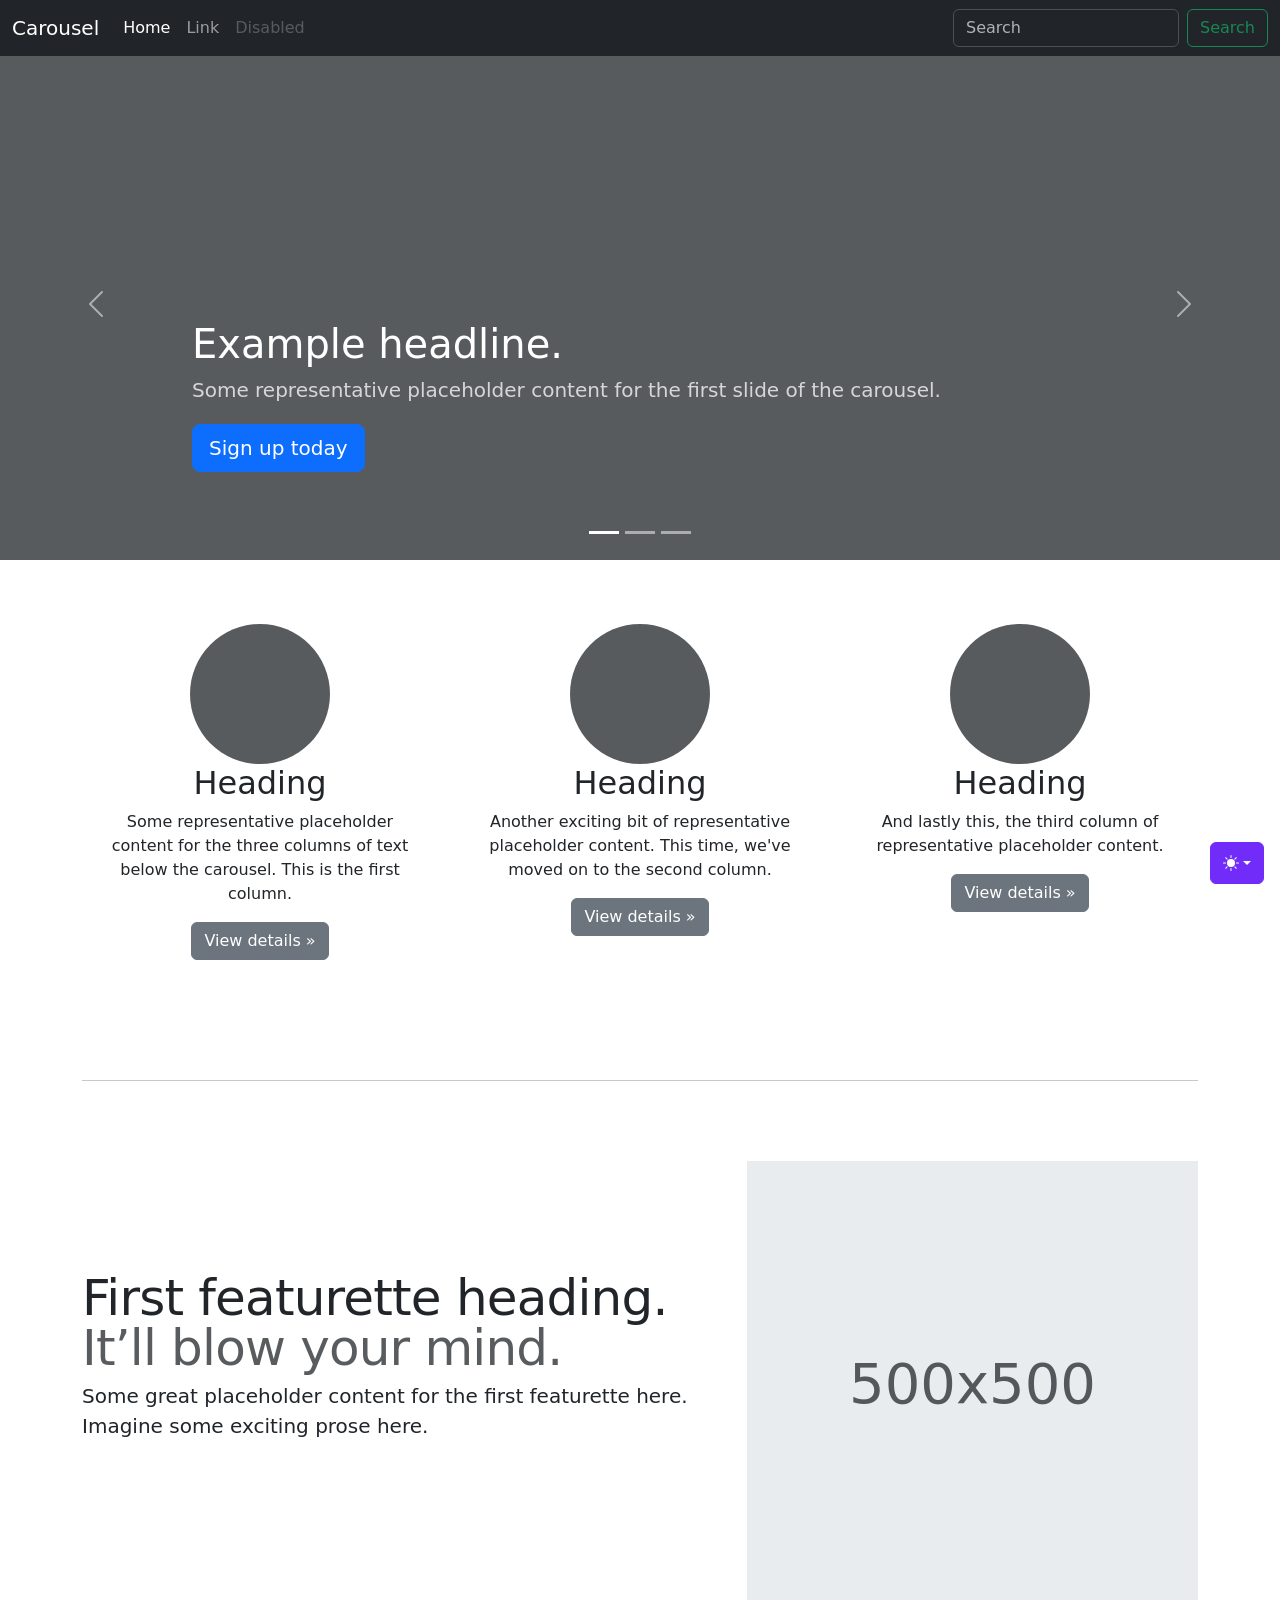
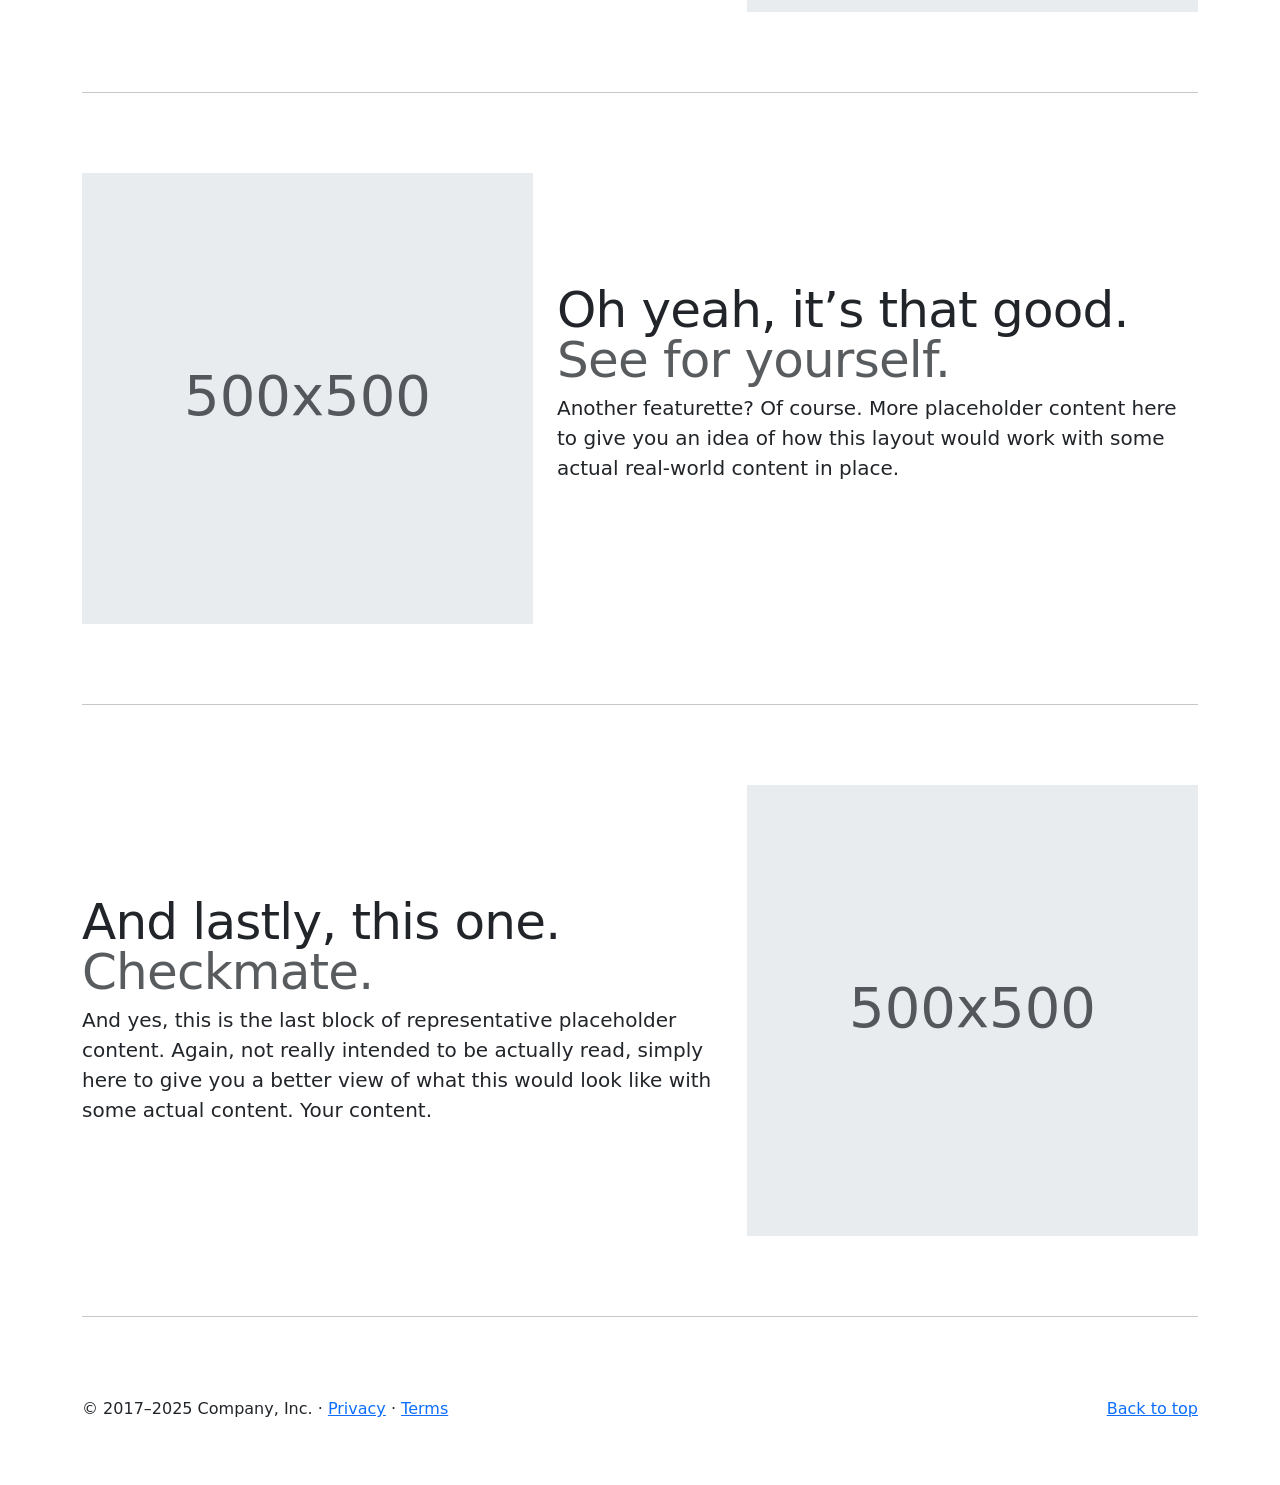
<file: Academy-Cinemas/bootstrap-5.3.8-examples/carousel/index.html>
<!doctype html>
<html lang="en" data-bs-theme="auto">
  <head>
    <meta charset="utf-8" />
    <meta name="viewport" content="width=device-width, initial-scale=1" />
    <meta name="description" content="" />
    <meta
      name="author"
      content="Mark Otto, Jacob Thornton, and Bootstrap contributors"
    />
    <meta name="generator" content="Astro v5.13.2" />
    <title>Carousel Template · Bootstrap v5.3</title>
    <link
      rel="canonical"
      href="https://getbootstrap.com/docs/5.3/examples/carousel/"
    />
    <script src="../assets/js/color-modes.js"></script>
    <link href="../assets/dist/css/bootstrap.min.css" rel="stylesheet" />
    <meta name="theme-color" content="#712cf9" />
    <link href="carousel.css" rel="stylesheet" />
    <style>
      .bd-placeholder-img {
        font-size: 1.125rem;
        text-anchor: middle;
        -webkit-user-select: none;
        -moz-user-select: none;
        user-select: none;
      }
      @media (min-width: 768px) {
        .bd-placeholder-img-lg {
          font-size: 3.5rem;
        }
      }
      .b-example-divider {
        width: 100%;
        height: 3rem;
        background-color: #0000001a;
        border: solid rgba(0, 0, 0, 0.15);
        border-width: 1px 0;
        box-shadow:
          inset 0 0.5em 1.5em #0000001a,
          inset 0 0.125em 0.5em #00000026;
      }
      .b-example-vr {
        flex-shrink: 0;
        width: 1.5rem;
        height: 100vh;
      }
      .bi {
        vertical-align: -0.125em;
        fill: currentColor;
      }
      .nav-scroller {
        position: relative;
        z-index: 2;
        height: 2.75rem;
        overflow-y: hidden;
      }
      .nav-scroller .nav {
        display: flex;
        flex-wrap: nowrap;
        padding-bottom: 1rem;
        margin-top: -1px;
        overflow-x: auto;
        text-align: center;
        white-space: nowrap;
        -webkit-overflow-scrolling: touch;
      }
      .btn-bd-primary {
        --bd-violet-bg: #712cf9;
        --bd-violet-rgb: 112.520718, 44.062154, 249.437846;
        --bs-btn-font-weight: 600;
        --bs-btn-color: var(--bs-white);
        --bs-btn-bg: var(--bd-violet-bg);
        --bs-btn-border-color: var(--bd-violet-bg);
        --bs-btn-hover-color: var(--bs-white);
        --bs-btn-hover-bg: #6528e0;
        --bs-btn-hover-border-color: #6528e0;
        --bs-btn-focus-shadow-rgb: var(--bd-violet-rgb);
        --bs-btn-active-color: var(--bs-btn-hover-color);
        --bs-btn-active-bg: #5a23c8;
        --bs-btn-active-border-color: #5a23c8;
      }
      .bd-mode-toggle {
        z-index: 1500;
      }
      .bd-mode-toggle .bi {
        width: 1em;
        height: 1em;
      }
      .bd-mode-toggle .dropdown-menu .active .bi {
        display: block !important;
      }
    </style>
  </head>
  <body>
    <svg xmlns="http://www.w3.org/2000/svg" class="d-none">
      <symbol id="check2" viewBox="0 0 16 16">
        <path
          d="M13.854 3.646a.5.5 0 0 1 0 .708l-7 7a.5.5 0 0 1-.708 0l-3.5-3.5a.5.5 0 1 1 .708-.708L6.5 10.293l6.646-6.647a.5.5 0 0 1 .708 0z"
        ></path>
      </symbol>
      <symbol id="circle-half" viewBox="0 0 16 16">
        <path
          d="M8 15A7 7 0 1 0 8 1v14zm0 1A8 8 0 1 1 8 0a8 8 0 0 1 0 16z"
        ></path>
      </symbol>
      <symbol id="moon-stars-fill" viewBox="0 0 16 16">
        <path
          d="M6 .278a.768.768 0 0 1 .08.858 7.208 7.208 0 0 0-.878 3.46c0 4.021 3.278 7.277 7.318 7.277.527 0 1.04-.055 1.533-.16a.787.787 0 0 1 .81.316.733.733 0 0 1-.031.893A8.349 8.349 0 0 1 8.344 16C3.734 16 0 12.286 0 7.71 0 4.266 2.114 1.312 5.124.06A.752.752 0 0 1 6 .278z"
        ></path>
        <path
          d="M10.794 3.148a.217.217 0 0 1 .412 0l.387 1.162c.173.518.579.924 1.097 1.097l1.162.387a.217.217 0 0 1 0 .412l-1.162.387a1.734 1.734 0 0 0-1.097 1.097l-.387 1.162a.217.217 0 0 1-.412 0l-.387-1.162A1.734 1.734 0 0 0 9.31 6.593l-1.162-.387a.217.217 0 0 1 0-.412l1.162-.387a1.734 1.734 0 0 0 1.097-1.097l.387-1.162zM13.863.099a.145.145 0 0 1 .274 0l.258.774c.115.346.386.617.732.732l.774.258a.145.145 0 0 1 0 .274l-.774.258a1.156 1.156 0 0 0-.732.732l-.258.774a.145.145 0 0 1-.274 0l-.258-.774a1.156 1.156 0 0 0-.732-.732l-.774-.258a.145.145 0 0 1 0-.274l.774-.258c.346-.115.617-.386.732-.732L13.863.1z"
        ></path>
      </symbol>
      <symbol id="sun-fill" viewBox="0 0 16 16">
        <path
          d="M8 12a4 4 0 1 0 0-8 4 4 0 0 0 0 8zM8 0a.5.5 0 0 1 .5.5v2a.5.5 0 0 1-1 0v-2A.5.5 0 0 1 8 0zm0 13a.5.5 0 0 1 .5.5v2a.5.5 0 0 1-1 0v-2A.5.5 0 0 1 8 13zm8-5a.5.5 0 0 1-.5.5h-2a.5.5 0 0 1 0-1h2a.5.5 0 0 1 .5.5zM3 8a.5.5 0 0 1-.5.5h-2a.5.5 0 0 1 0-1h2A.5.5 0 0 1 3 8zm10.657-5.657a.5.5 0 0 1 0 .707l-1.414 1.415a.5.5 0 1 1-.707-.708l1.414-1.414a.5.5 0 0 1 .707 0zm-9.193 9.193a.5.5 0 0 1 0 .707L3.05 13.657a.5.5 0 0 1-.707-.707l1.414-1.414a.5.5 0 0 1 .707 0zm9.193 2.121a.5.5 0 0 1-.707 0l-1.414-1.414a.5.5 0 0 1 .707-.707l1.414 1.414a.5.5 0 0 1 0 .707zM4.464 4.465a.5.5 0 0 1-.707 0L2.343 3.05a.5.5 0 1 1 .707-.707l1.414 1.414a.5.5 0 0 1 0 .708z"
        ></path>
      </symbol>
    </svg>
    <div
      class="dropdown position-fixed bottom-0 end-0 mb-3 me-3 bd-mode-toggle"
    >
      <button
        class="btn btn-bd-primary py-2 dropdown-toggle d-flex align-items-center"
        id="bd-theme"
        type="button"
        aria-expanded="false"
        data-bs-toggle="dropdown"
        aria-label="Toggle theme (auto)"
      >
        <svg class="bi my-1 theme-icon-active" aria-hidden="true">
          <use href="#circle-half"></use>
        </svg>
        <span class="visually-hidden" id="bd-theme-text">Toggle theme</span>
      </button>
      <ul
        class="dropdown-menu dropdown-menu-end shadow"
        aria-labelledby="bd-theme-text"
      >
        <li>
          <button
            type="button"
            class="dropdown-item d-flex align-items-center"
            data-bs-theme-value="light"
            aria-pressed="false"
          >
            <svg class="bi me-2 opacity-50" aria-hidden="true">
              <use href="#sun-fill"></use>
            </svg>
            Light
            <svg class="bi ms-auto d-none" aria-hidden="true">
              <use href="#check2"></use>
            </svg>
          </button>
        </li>
        <li>
          <button
            type="button"
            class="dropdown-item d-flex align-items-center"
            data-bs-theme-value="dark"
            aria-pressed="false"
          >
            <svg class="bi me-2 opacity-50" aria-hidden="true">
              <use href="#moon-stars-fill"></use>
            </svg>
            Dark
            <svg class="bi ms-auto d-none" aria-hidden="true">
              <use href="#check2"></use>
            </svg>
          </button>
        </li>
        <li>
          <button
            type="button"
            class="dropdown-item d-flex align-items-center active"
            data-bs-theme-value="auto"
            aria-pressed="true"
          >
            <svg class="bi me-2 opacity-50" aria-hidden="true">
              <use href="#circle-half"></use>
            </svg>
            Auto
            <svg class="bi ms-auto d-none" aria-hidden="true">
              <use href="#check2"></use>
            </svg>
          </button>
        </li>
      </ul>
    </div>
    <header data-bs-theme="dark">
      <nav class="navbar navbar-expand-md navbar-dark fixed-top bg-dark">
        <div class="container-fluid">
          <a class="navbar-brand" href="#">Carousel</a>
          <button
            class="navbar-toggler"
            type="button"
            data-bs-toggle="collapse"
            data-bs-target="#navbarCollapse"
            aria-controls="navbarCollapse"
            aria-expanded="false"
            aria-label="Toggle navigation"
          >
            <span class="navbar-toggler-icon"></span>
          </button>
          <div class="collapse navbar-collapse" id="navbarCollapse">
            <ul class="navbar-nav me-auto mb-2 mb-md-0">
              <li class="nav-item">
                <a class="nav-link active" aria-current="page" href="#">Home</a>
              </li>
              <li class="nav-item"><a class="nav-link" href="#">Link</a></li>
              <li class="nav-item">
                <a class="nav-link disabled" aria-disabled="true">Disabled</a>
              </li>
            </ul>
            <form class="d-flex" role="search">
              <input
                class="form-control me-2"
                type="search"
                placeholder="Search"
                aria-label="Search"
              />
              <button class="btn btn-outline-success" type="submit">
                Search
              </button>
            </form>
          </div>
        </div>
      </nav>
    </header>
    <main>
      <div id="myCarousel" class="carousel slide mb-6" data-bs-ride="carousel">
        <div class="carousel-indicators">
          <button
            type="button"
            data-bs-target="#myCarousel"
            data-bs-slide-to="0"
            class="active"
            aria-current="true"
            aria-label="Slide 1"
          ></button>
          <button
            type="button"
            data-bs-target="#myCarousel"
            data-bs-slide-to="1"
            aria-label="Slide 2"
          ></button>
          <button
            type="button"
            data-bs-target="#myCarousel"
            data-bs-slide-to="2"
            aria-label="Slide 3"
          ></button>
        </div>
        <div class="carousel-inner">
          <div class="carousel-item active">
            <svg
              aria-hidden="true"
              class="bd-placeholder-img"
              height="100%"
              preserveAspectRatio="xMidYMid slice"
              width="100%"
              xmlns="http://www.w3.org/2000/svg"
            >
              <rect
                width="100%"
                height="100%"
                fill="var(--bs-secondary-color)"
              ></rect>
            </svg>
            <div class="container">
              <div class="carousel-caption text-start">
                <h1>Example headline.</h1>
                <p class="opacity-75">
                  Some representative placeholder content for the first slide of
                  the carousel.
                </p>
                <p>
                  <a class="btn btn-lg btn-primary" href="#">Sign up today</a>
                </p>
              </div>
            </div>
          </div>
          <div class="carousel-item">
            <svg
              aria-hidden="true"
              class="bd-placeholder-img"
              height="100%"
              preserveAspectRatio="xMidYMid slice"
              width="100%"
              xmlns="http://www.w3.org/2000/svg"
            >
              <rect
                width="100%"
                height="100%"
                fill="var(--bs-secondary-color)"
              ></rect>
            </svg>
            <div class="container">
              <div class="carousel-caption">
                <h1>Another example headline.</h1>
                <p>
                  Some representative placeholder content for the second slide
                  of the carousel.
                </p>
                <p><a class="btn btn-lg btn-primary" href="#">Learn more</a></p>
              </div>
            </div>
          </div>
          <div class="carousel-item">
            <svg
              aria-hidden="true"
              class="bd-placeholder-img"
              height="100%"
              preserveAspectRatio="xMidYMid slice"
              width="100%"
              xmlns="http://www.w3.org/2000/svg"
            >
              <rect
                width="100%"
                height="100%"
                fill="var(--bs-secondary-color)"
              ></rect>
            </svg>
            <div class="container">
              <div class="carousel-caption text-end">
                <h1>One more for good measure.</h1>
                <p>
                  Some representative placeholder content for the third slide of
                  this carousel.
                </p>
                <p>
                  <a class="btn btn-lg btn-primary" href="#">Browse gallery</a>
                </p>
              </div>
            </div>
          </div>
        </div>
        <button
          class="carousel-control-prev"
          type="button"
          data-bs-target="#myCarousel"
          data-bs-slide="prev"
        >
          <span class="carousel-control-prev-icon" aria-hidden="true"></span>
          <span class="visually-hidden">Previous</span>
        </button>
        <button
          class="carousel-control-next"
          type="button"
          data-bs-target="#myCarousel"
          data-bs-slide="next"
        >
          <span class="carousel-control-next-icon" aria-hidden="true"></span>
          <span class="visually-hidden">Next</span>
        </button>
      </div>
      <!-- Marketing messaging and featurettes
  ================================================== -->
      <!-- Wrap the rest of the page in another container to center all the content. -->
      <div class="container marketing">
        <!-- Three columns of text below the carousel -->
        <div class="row">
          <div class="col-lg-4">
            <svg
              aria-label="Placeholder"
              class="bd-placeholder-img rounded-circle"
              height="140"
              preserveAspectRatio="xMidYMid slice"
              role="img"
              width="140"
              xmlns="http://www.w3.org/2000/svg"
            >
              <title>Placeholder</title>
              <rect
                width="100%"
                height="100%"
                fill="var(--bs-secondary-color)"
              ></rect>
            </svg>
            <h2 class="fw-normal">Heading</h2>
            <p>
              Some representative placeholder content for the three columns of
              text below the carousel. This is the first column.
            </p>
            <p>
              <a class="btn btn-secondary" href="#">View details &raquo;</a>
            </p>
          </div>
          <!-- /.col-lg-4 -->
          <div class="col-lg-4">
            <svg
              aria-label="Placeholder"
              class="bd-placeholder-img rounded-circle"
              height="140"
              preserveAspectRatio="xMidYMid slice"
              role="img"
              width="140"
              xmlns="http://www.w3.org/2000/svg"
            >
              <title>Placeholder</title>
              <rect
                width="100%"
                height="100%"
                fill="var(--bs-secondary-color)"
              ></rect>
            </svg>
            <h2 class="fw-normal">Heading</h2>
            <p>
              Another exciting bit of representative placeholder content. This
              time, we've moved on to the second column.
            </p>
            <p>
              <a class="btn btn-secondary" href="#">View details &raquo;</a>
            </p>
          </div>
          <!-- /.col-lg-4 -->
          <div class="col-lg-4">
            <svg
              aria-label="Placeholder"
              class="bd-placeholder-img rounded-circle"
              height="140"
              preserveAspectRatio="xMidYMid slice"
              role="img"
              width="140"
              xmlns="http://www.w3.org/2000/svg"
            >
              <title>Placeholder</title>
              <rect
                width="100%"
                height="100%"
                fill="var(--bs-secondary-color)"
              ></rect>
            </svg>
            <h2 class="fw-normal">Heading</h2>
            <p>
              And lastly this, the third column of representative placeholder
              content.
            </p>
            <p>
              <a class="btn btn-secondary" href="#">View details &raquo;</a>
            </p>
          </div>
          <!-- /.col-lg-4 -->
        </div>
        <!-- /.row -->
        <!-- START THE FEATURETTES -->
        <hr class="featurette-divider" />
        <div class="row featurette">
          <div class="col-md-7">
            <h2 class="featurette-heading fw-normal lh-1">
              First featurette heading.
              <span class="text-body-secondary">It’ll blow your mind.</span>
            </h2>
            <p class="lead">
              Some great placeholder content for the first featurette here.
              Imagine some exciting prose here.
            </p>
          </div>
          <div class="col-md-5">
            <svg
              aria-label="Placeholder: 500x500"
              class="bd-placeholder-img bd-placeholder-img-lg featurette-image img-fluid mx-auto"
              height="500"
              preserveAspectRatio="xMidYMid slice"
              role="img"
              width="500"
              xmlns="http://www.w3.org/2000/svg"
            >
              <title>Placeholder</title>
              <rect
                width="100%"
                height="100%"
                fill="var(--bs-secondary-bg)"
              ></rect>
              <text x="50%" y="50%" fill="var(--bs-secondary-color)" dy=".3em">
                500x500
              </text>
            </svg>
          </div>
        </div>
        <hr class="featurette-divider" />
        <div class="row featurette">
          <div class="col-md-7 order-md-2">
            <h2 class="featurette-heading fw-normal lh-1">
              Oh yeah, it’s that good.
              <span class="text-body-secondary">See for yourself.</span>
            </h2>
            <p class="lead">
              Another featurette? Of course. More placeholder content here to
              give you an idea of how this layout would work with some actual
              real-world content in place.
            </p>
          </div>
          <div class="col-md-5 order-md-1">
            <svg
              aria-label="Placeholder: 500x500"
              class="bd-placeholder-img bd-placeholder-img-lg featurette-image img-fluid mx-auto"
              height="500"
              preserveAspectRatio="xMidYMid slice"
              role="img"
              width="500"
              xmlns="http://www.w3.org/2000/svg"
            >
              <title>Placeholder</title>
              <rect
                width="100%"
                height="100%"
                fill="var(--bs-secondary-bg)"
              ></rect>
              <text x="50%" y="50%" fill="var(--bs-secondary-color)" dy=".3em">
                500x500
              </text>
            </svg>
          </div>
        </div>
        <hr class="featurette-divider" />
        <div class="row featurette">
          <div class="col-md-7">
            <h2 class="featurette-heading fw-normal lh-1">
              And lastly, this one.
              <span class="text-body-secondary">Checkmate.</span>
            </h2>
            <p class="lead">
              And yes, this is the last block of representative placeholder
              content. Again, not really intended to be actually read, simply
              here to give you a better view of what this would look like with
              some actual content. Your content.
            </p>
          </div>
          <div class="col-md-5">
            <svg
              aria-label="Placeholder: 500x500"
              class="bd-placeholder-img bd-placeholder-img-lg featurette-image img-fluid mx-auto"
              height="500"
              preserveAspectRatio="xMidYMid slice"
              role="img"
              width="500"
              xmlns="http://www.w3.org/2000/svg"
            >
              <title>Placeholder</title>
              <rect
                width="100%"
                height="100%"
                fill="var(--bs-secondary-bg)"
              ></rect>
              <text x="50%" y="50%" fill="var(--bs-secondary-color)" dy=".3em">
                500x500
              </text>
            </svg>
          </div>
        </div>
        <hr class="featurette-divider" />
        <!-- /END THE FEATURETTES -->
      </div>
      <!-- /.container -->
      <!-- FOOTER -->
      <footer class="container">
        <p class="float-end"><a href="#">Back to top</a></p>
        <p>
          &copy; 2017–2025 Company, Inc. &middot;
          <a href="#">Privacy</a> &middot; <a href="#">Terms</a>
        </p>
      </footer>
    </main>
    <script
      src="../assets/dist/js/bootstrap.bundle.min.js"
      class="astro-vvvwv3sm"
    ></script>
  </body>
</html>
</file>
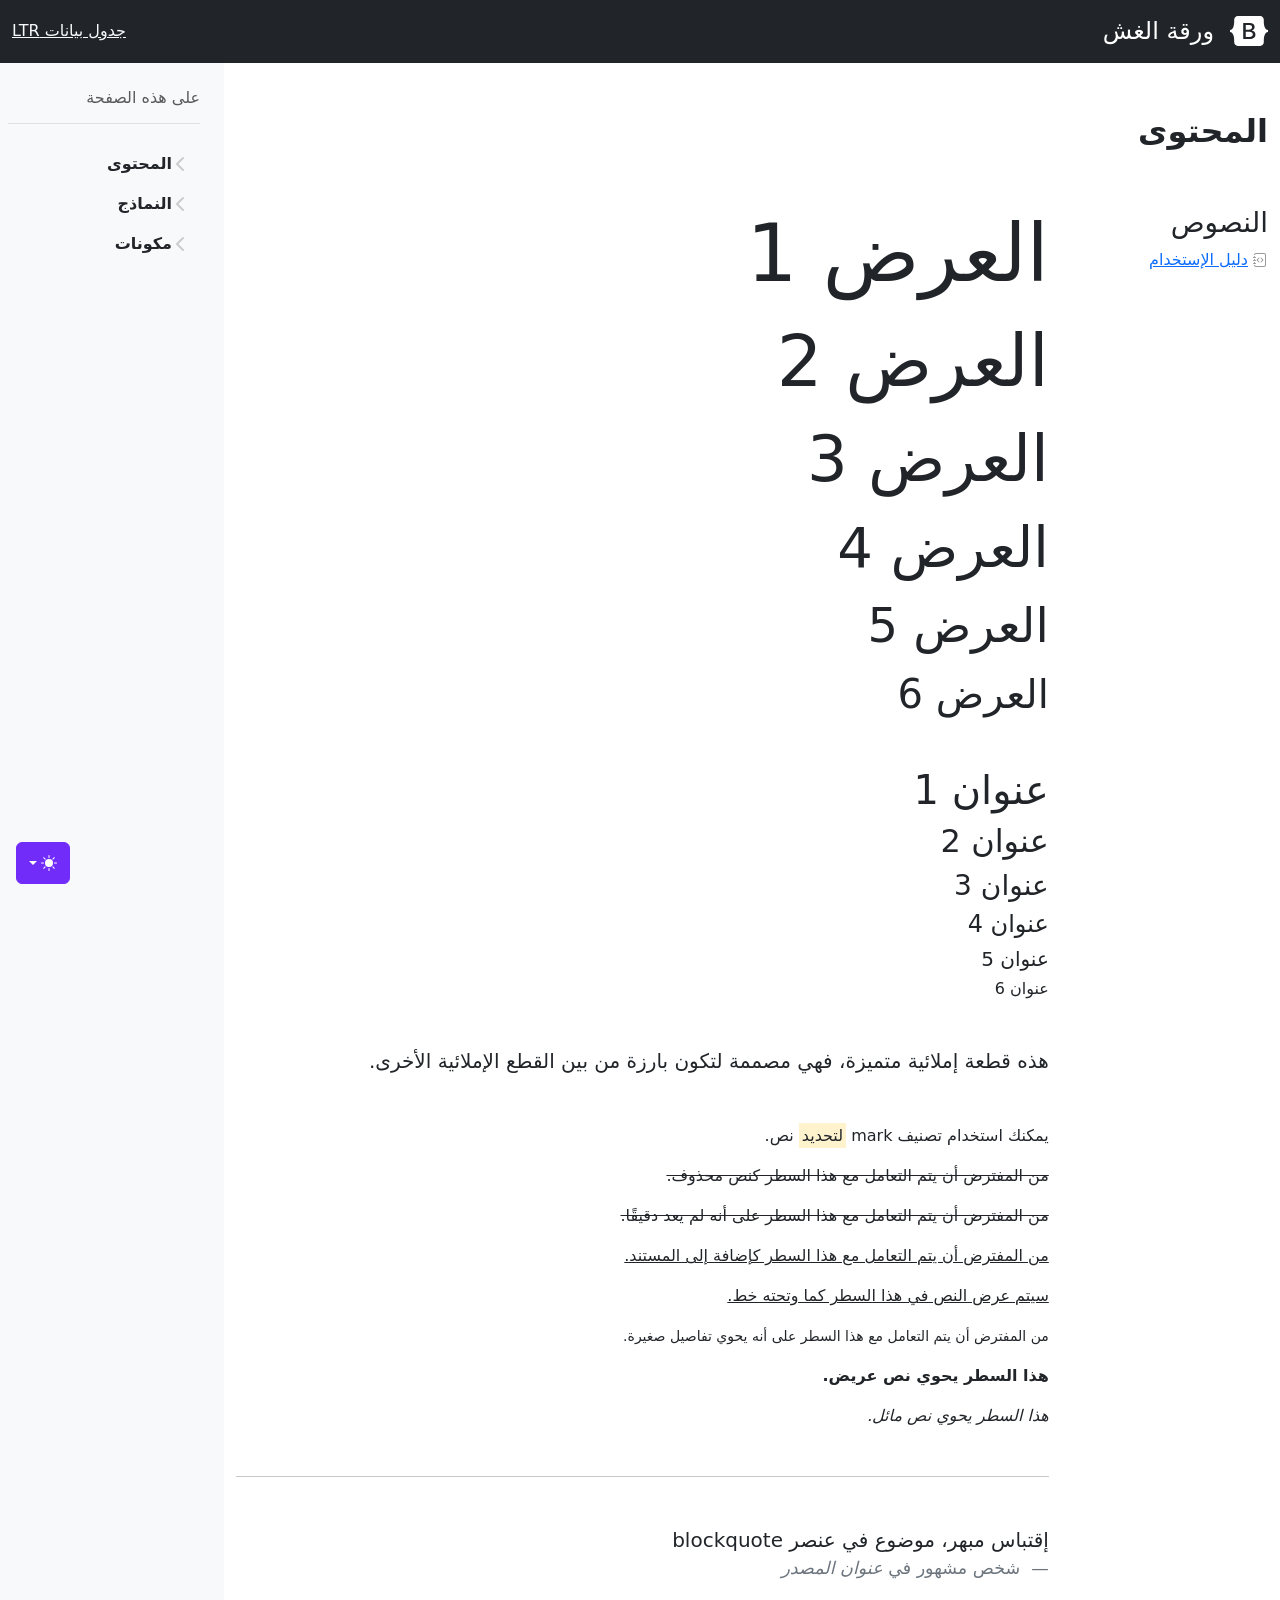
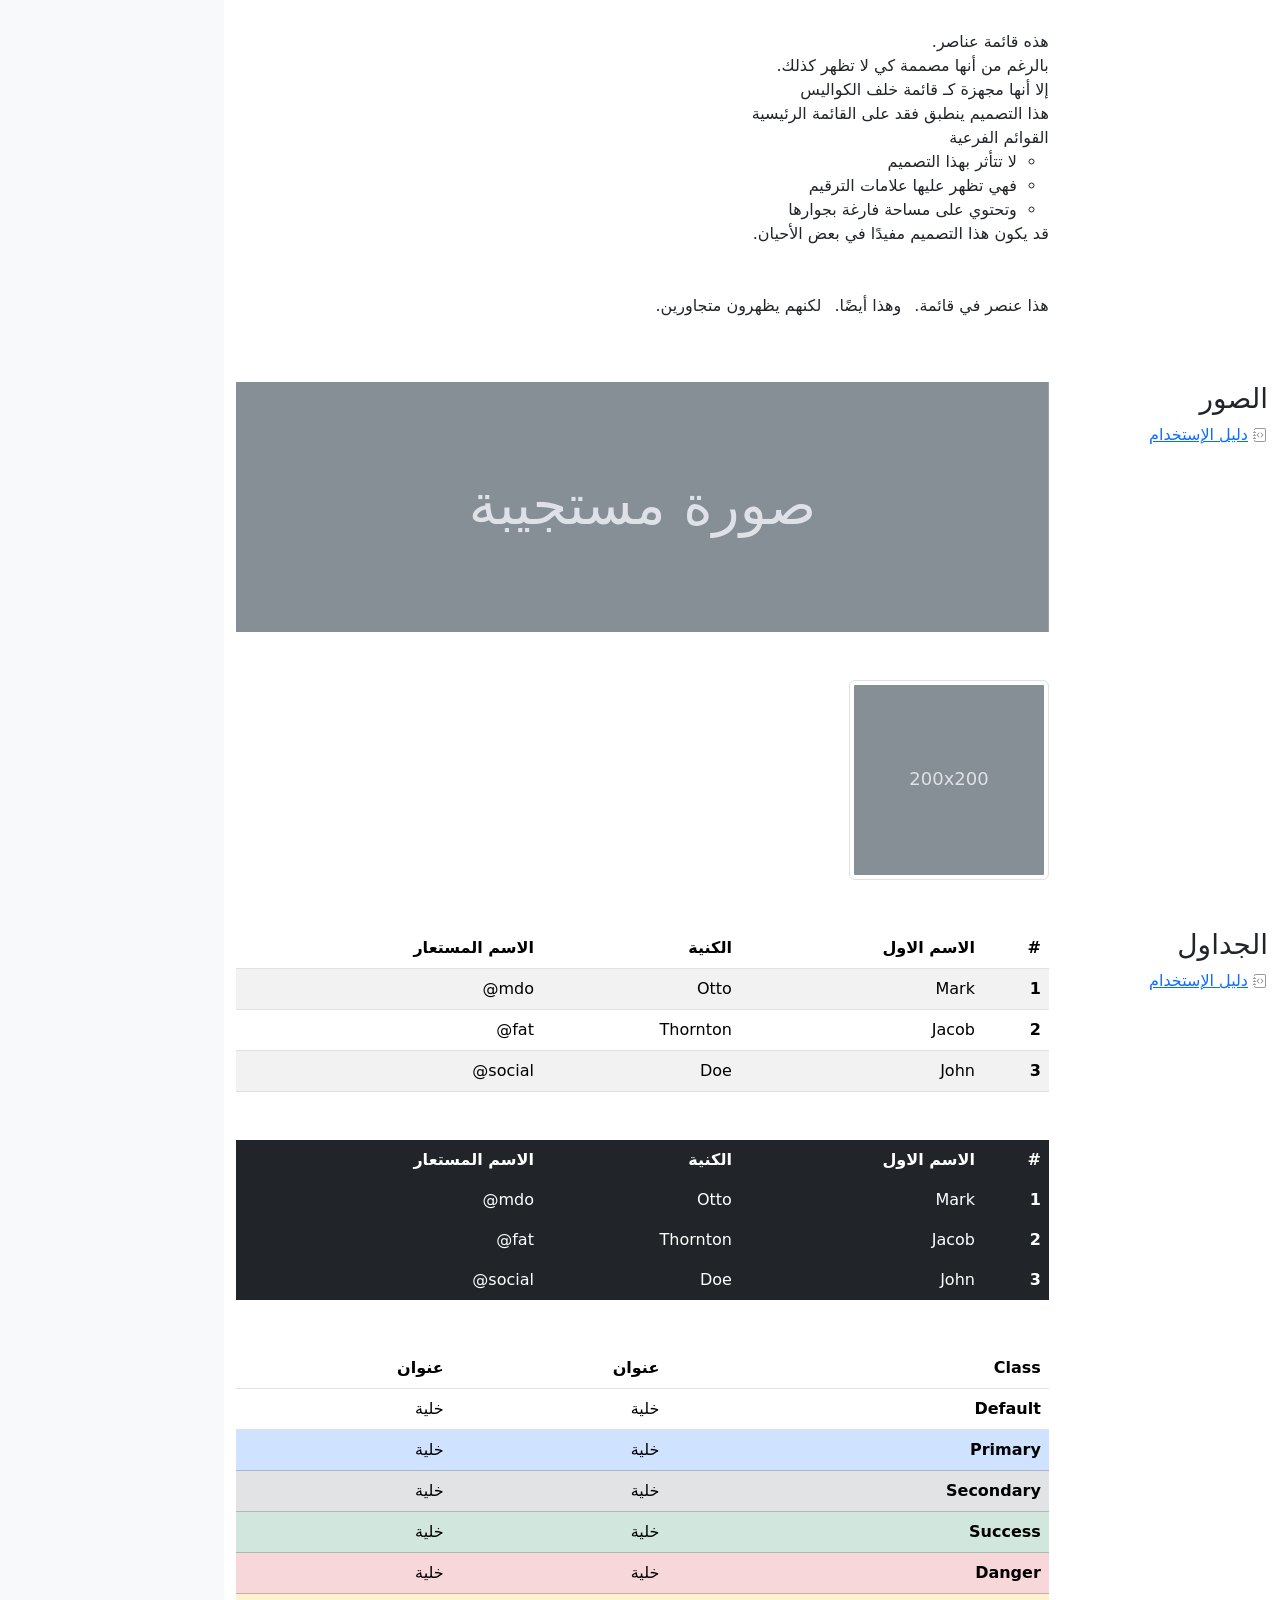
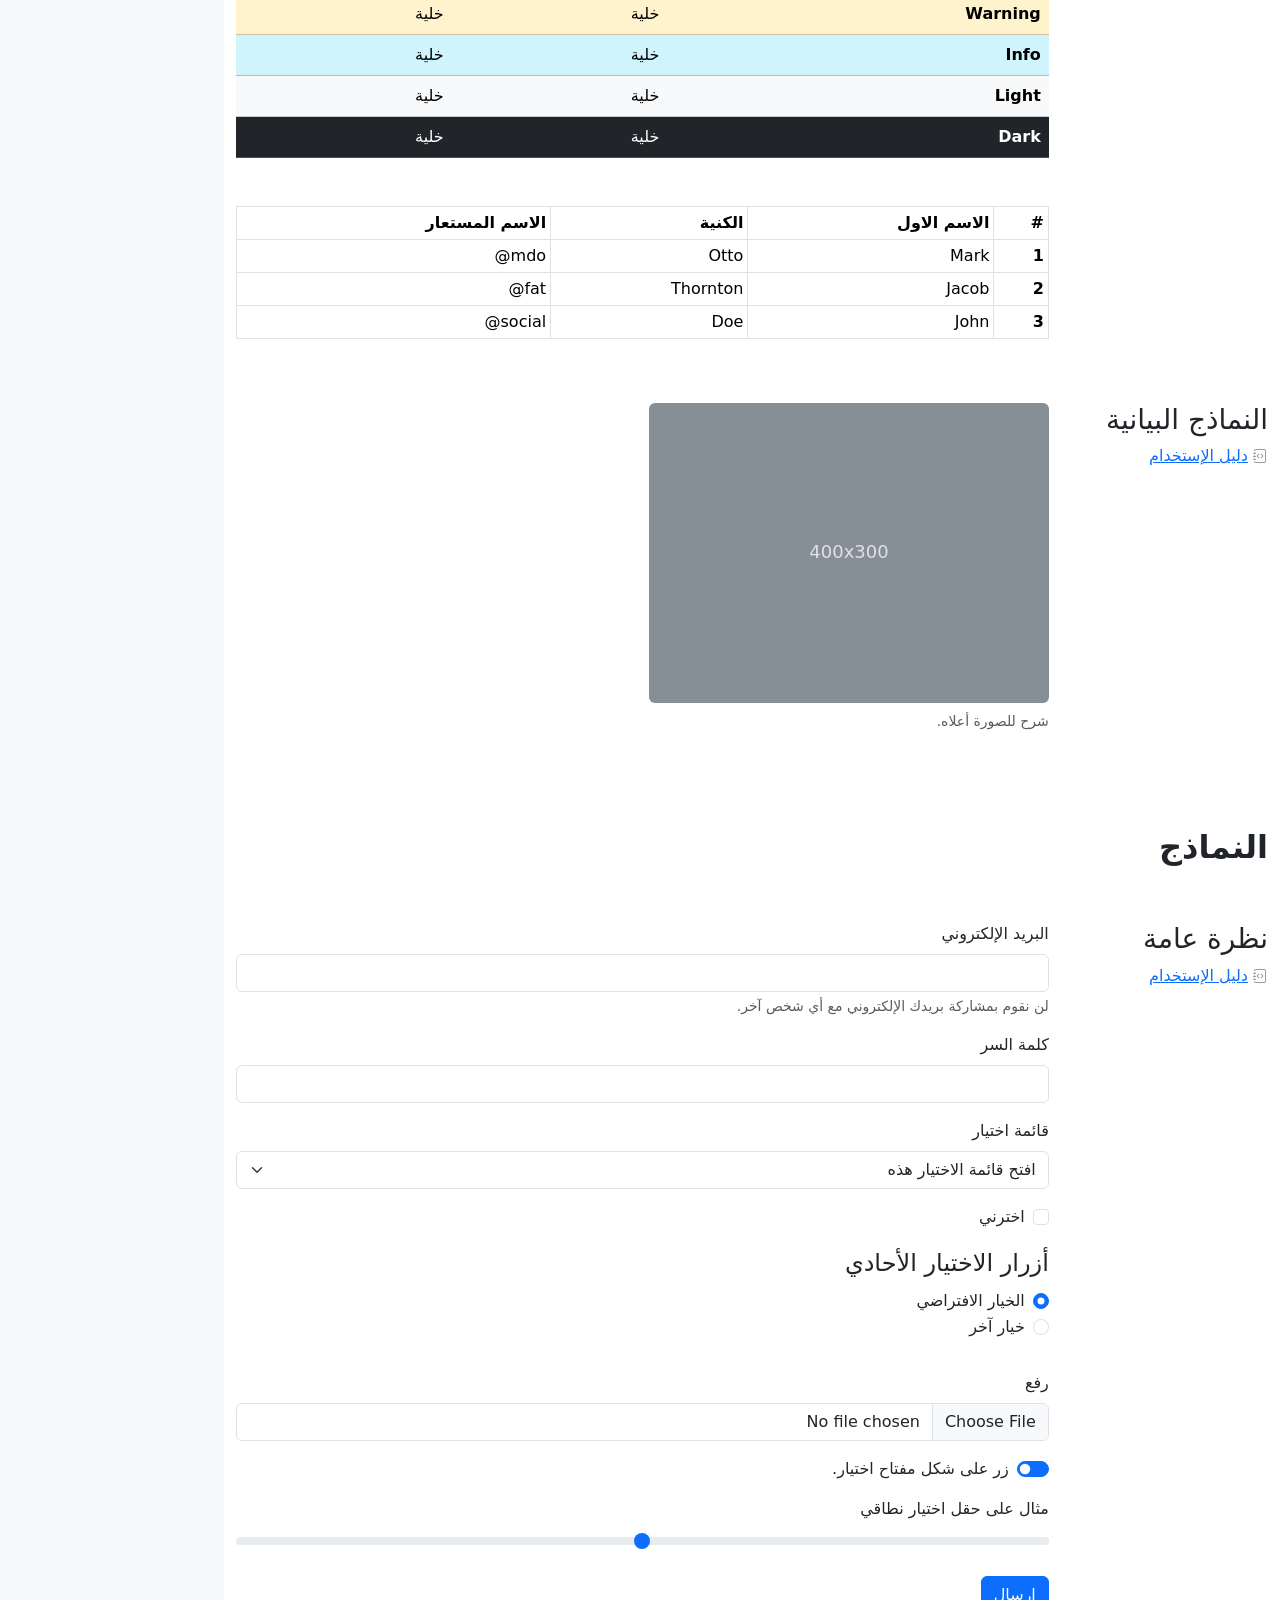
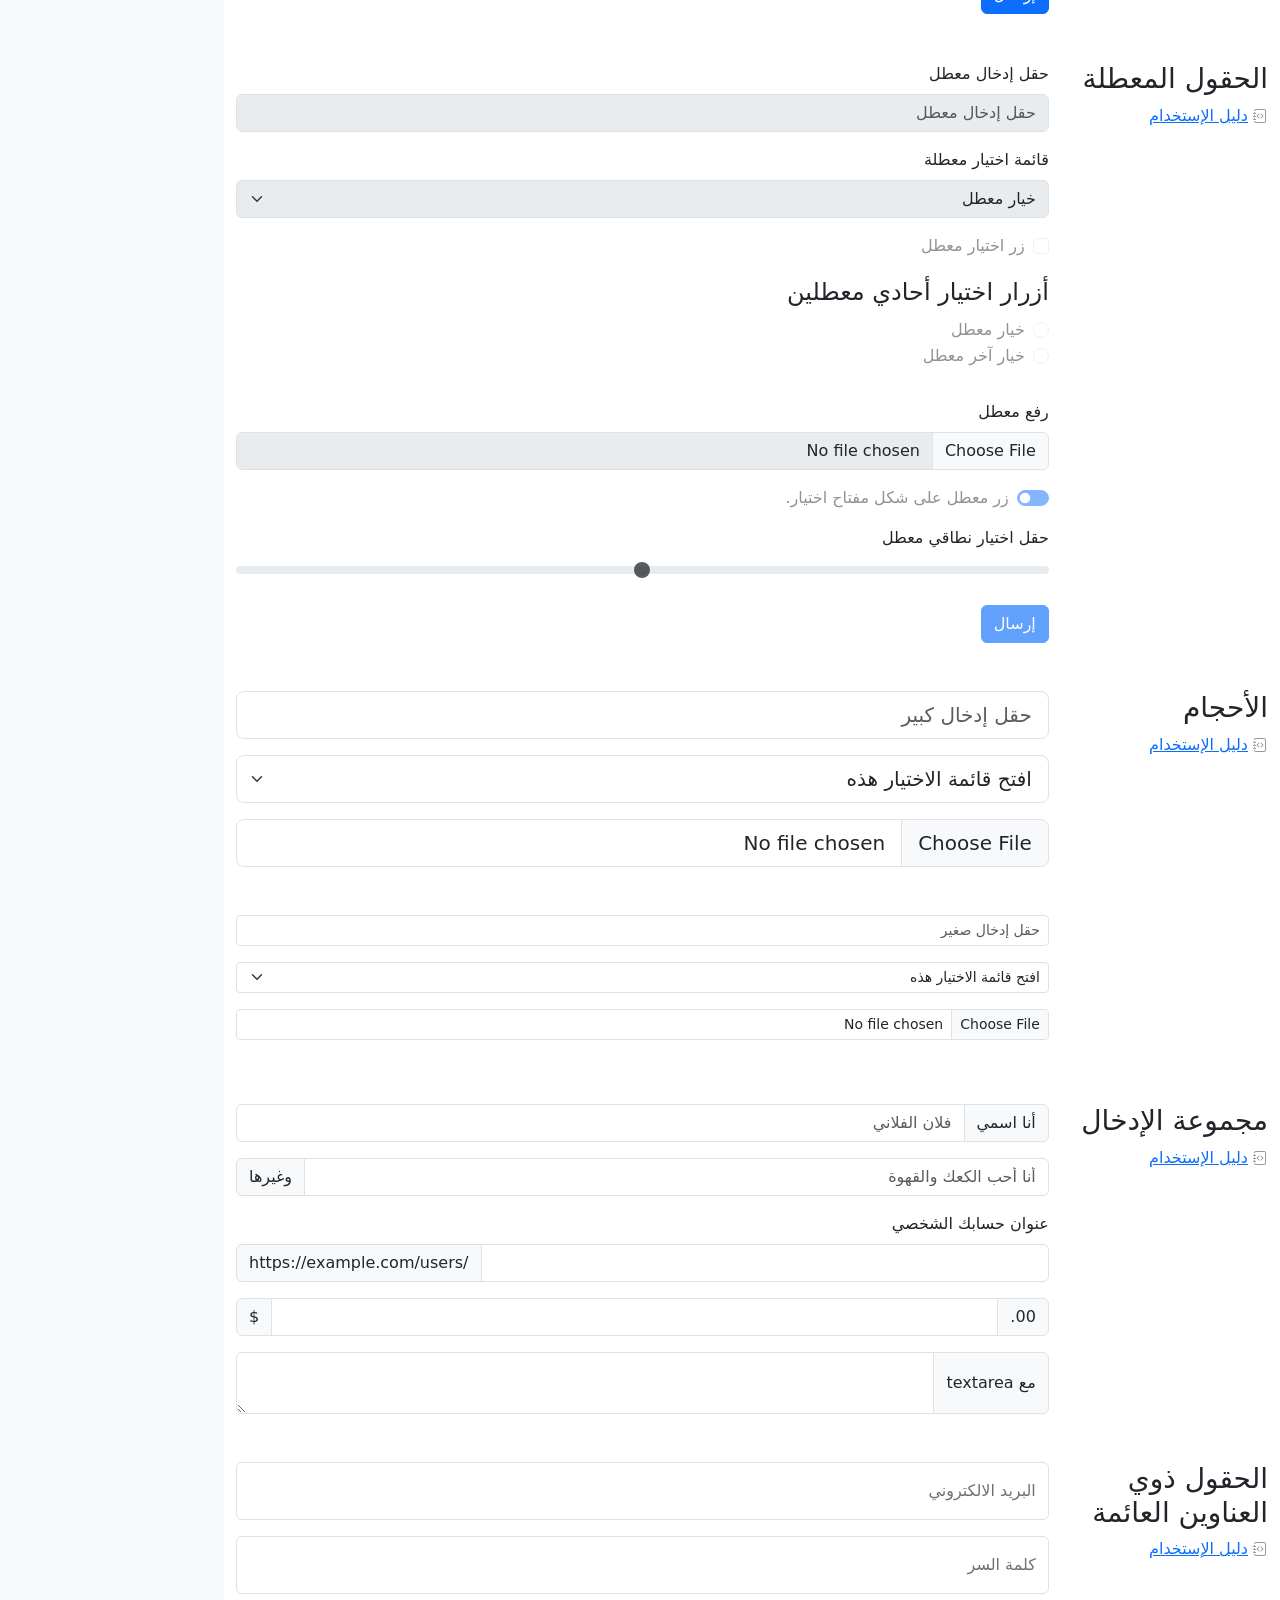
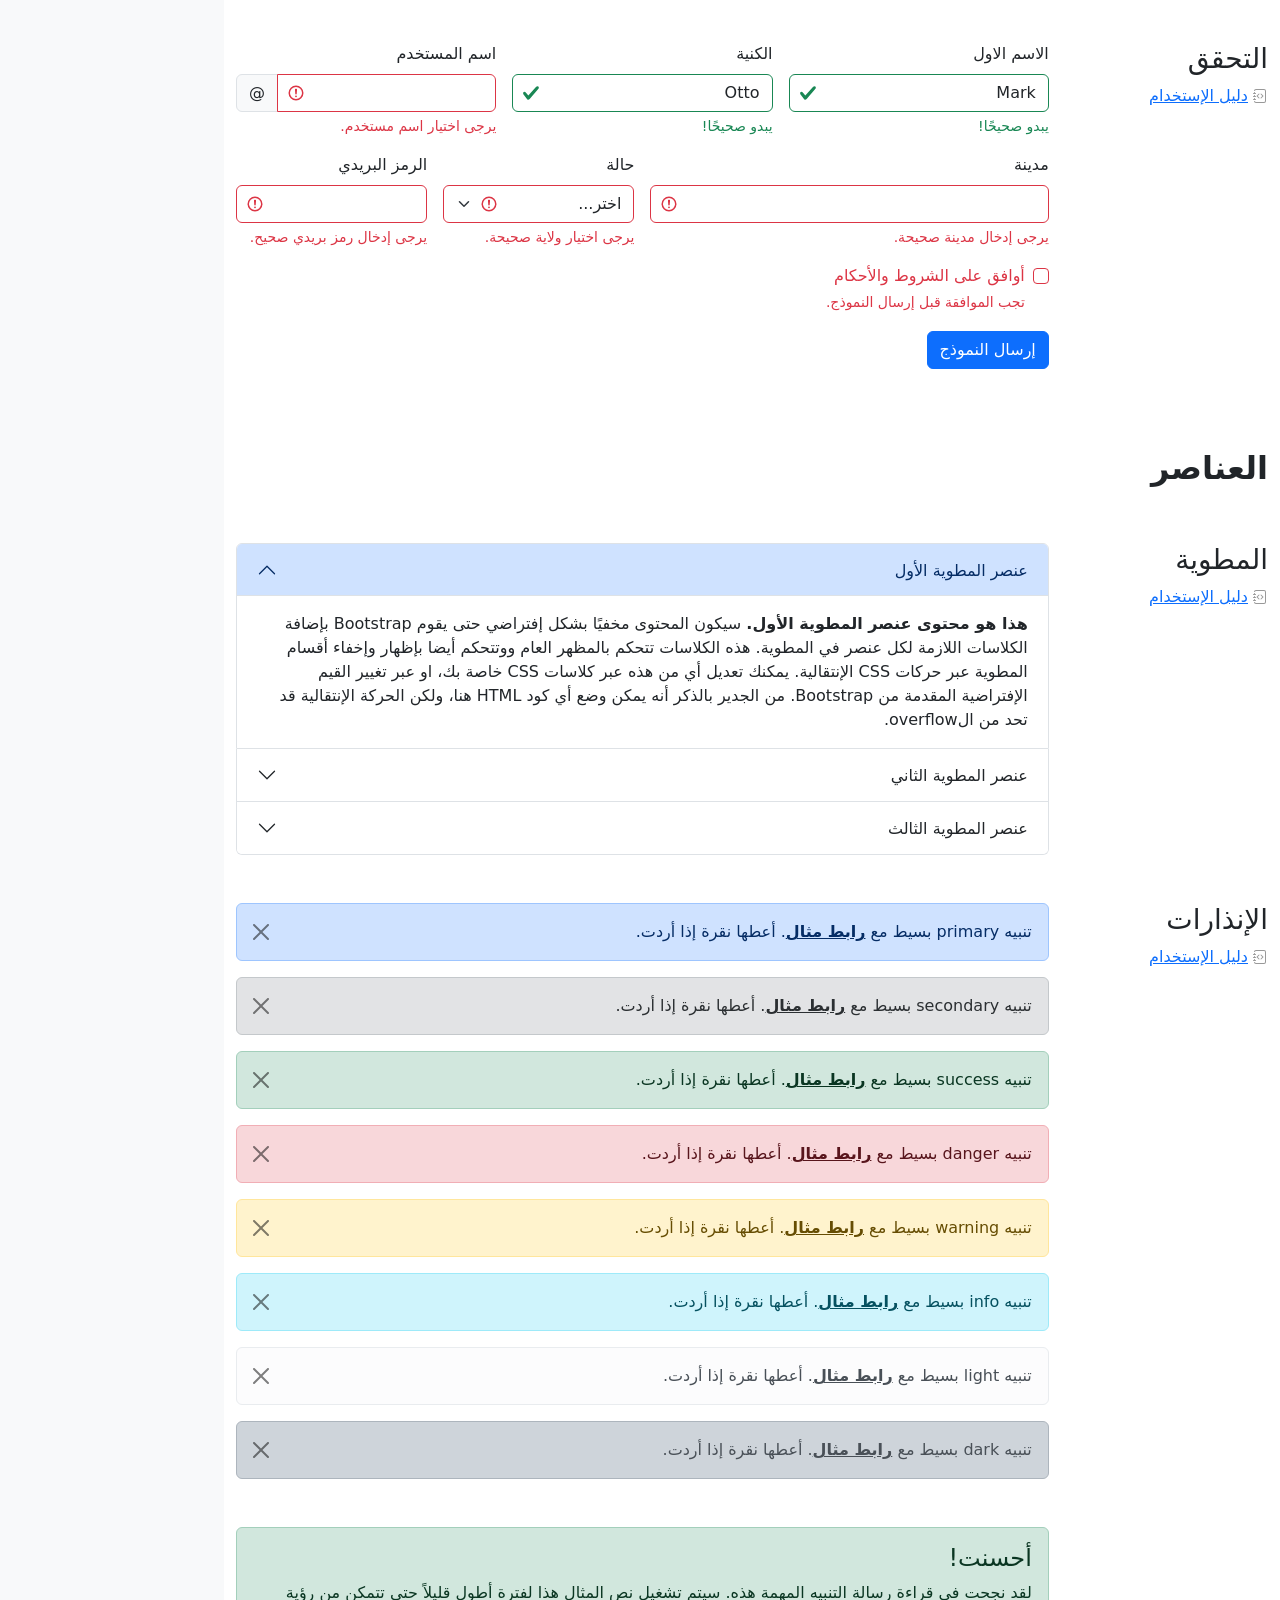
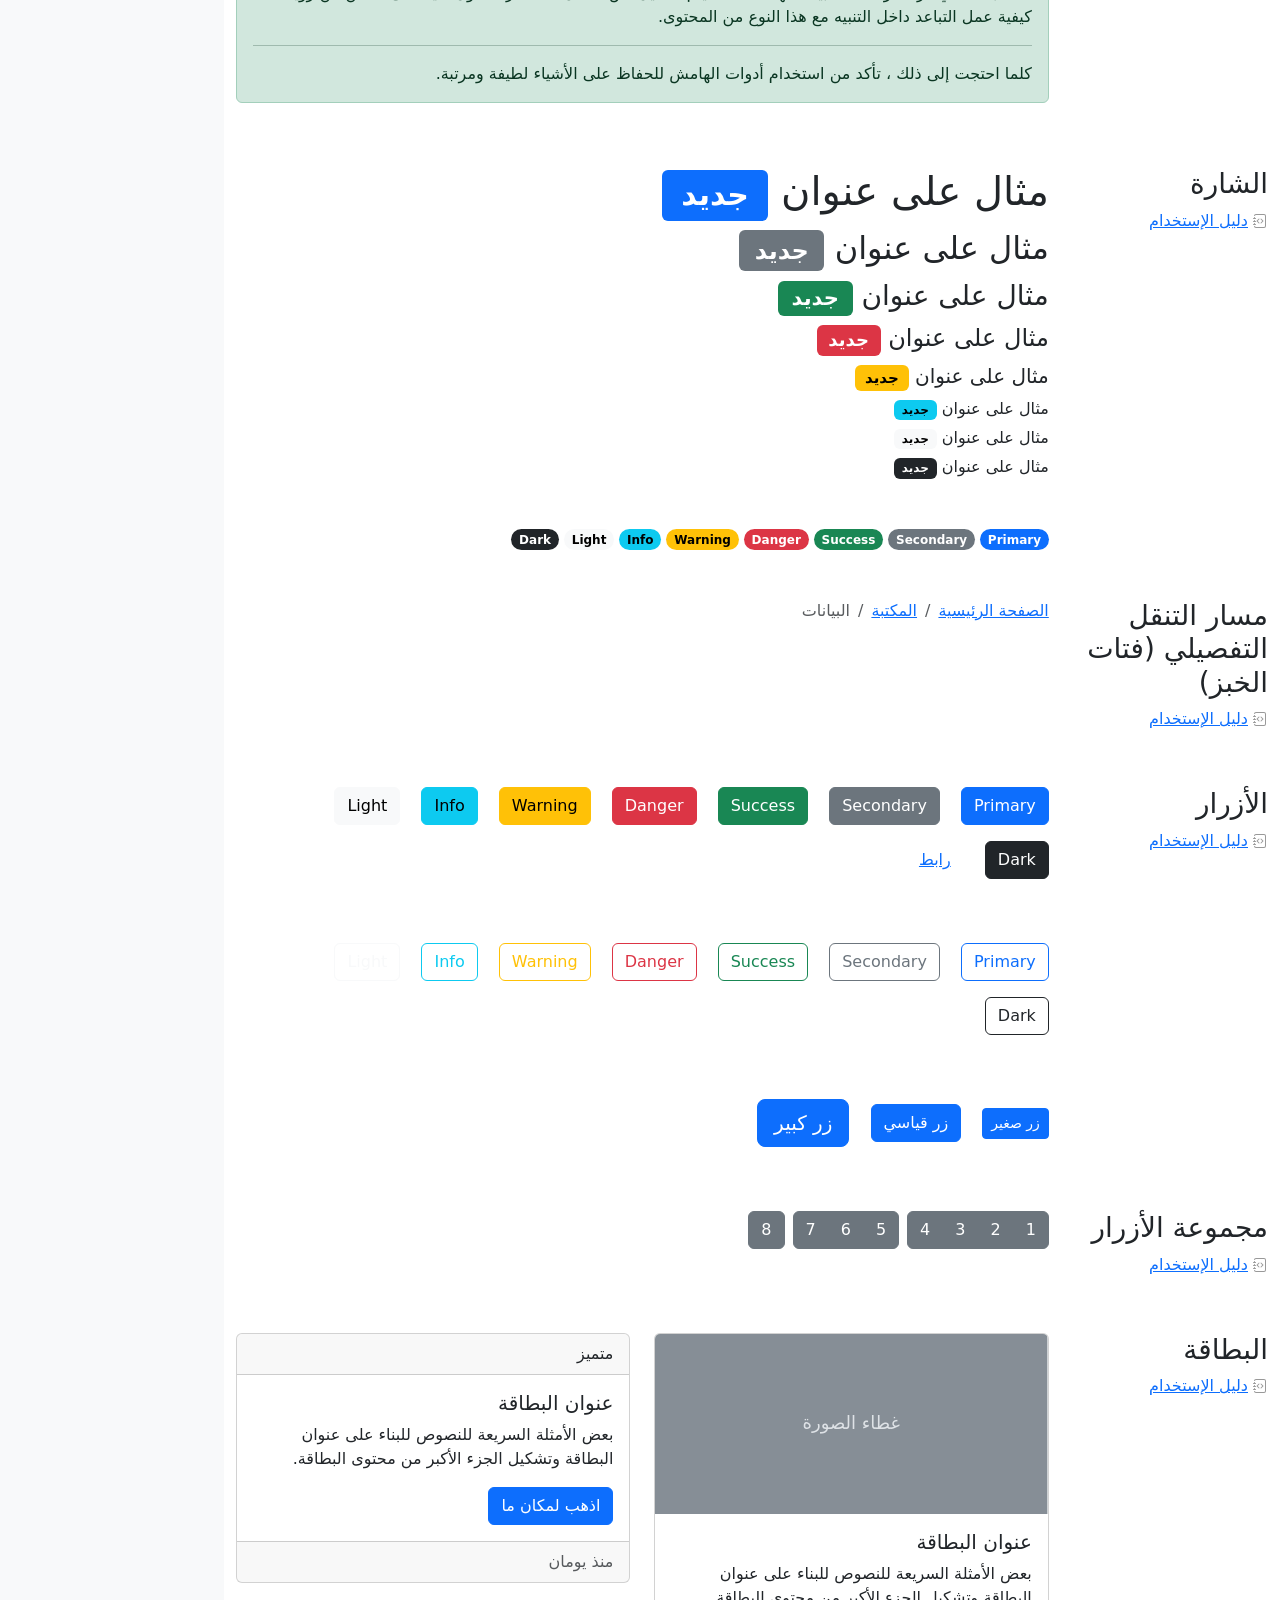
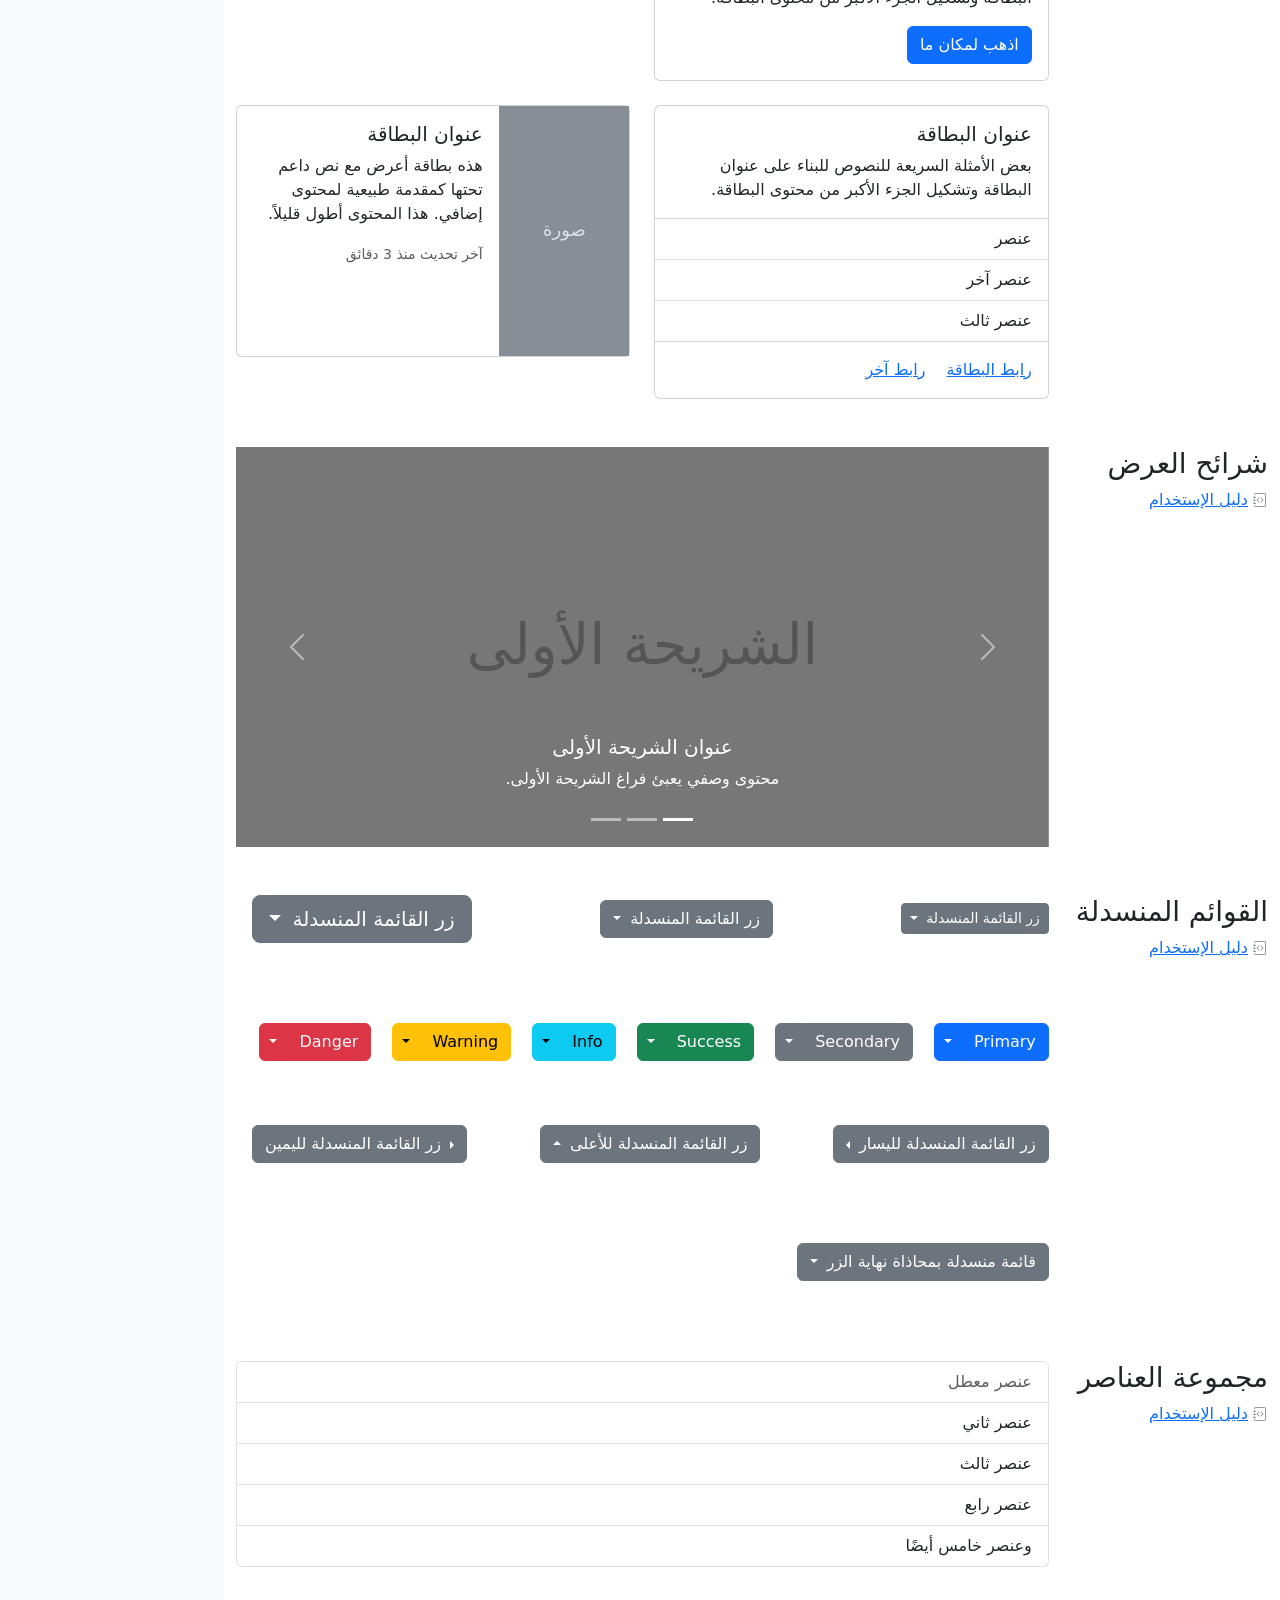
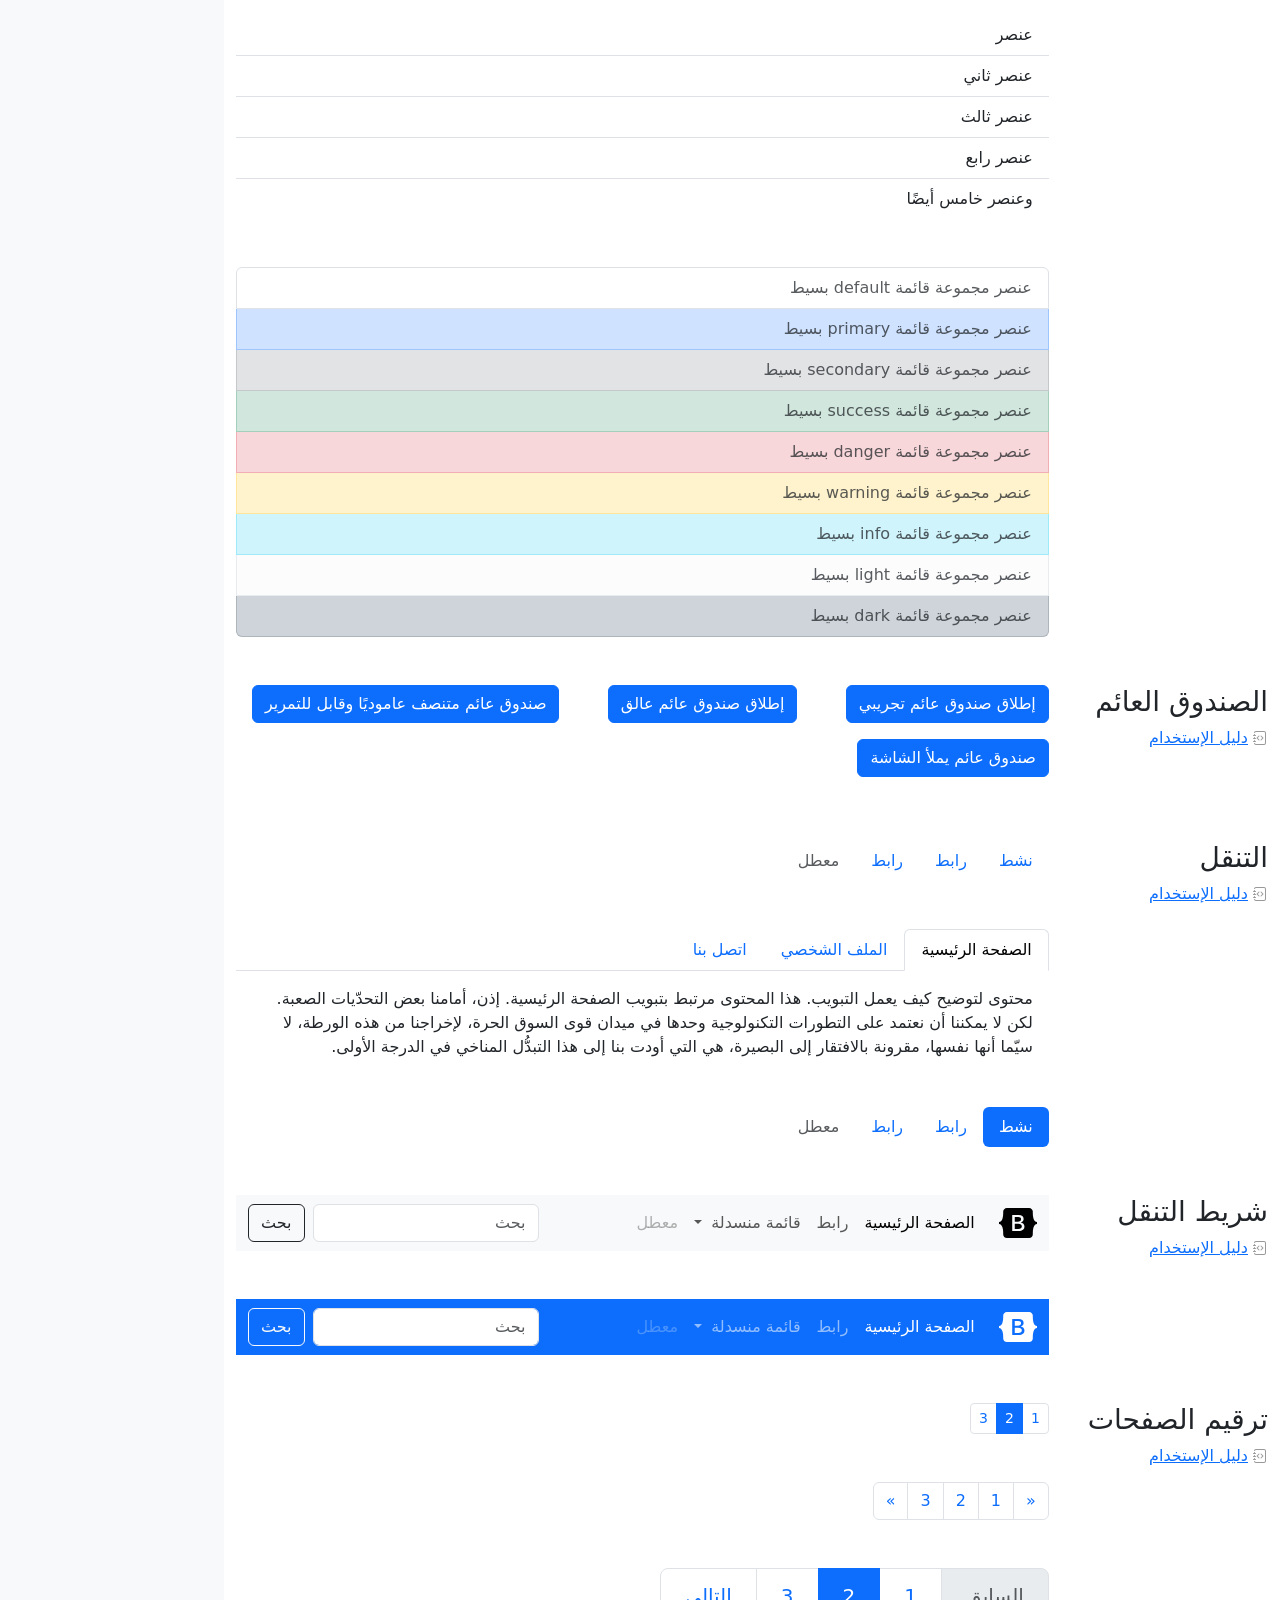
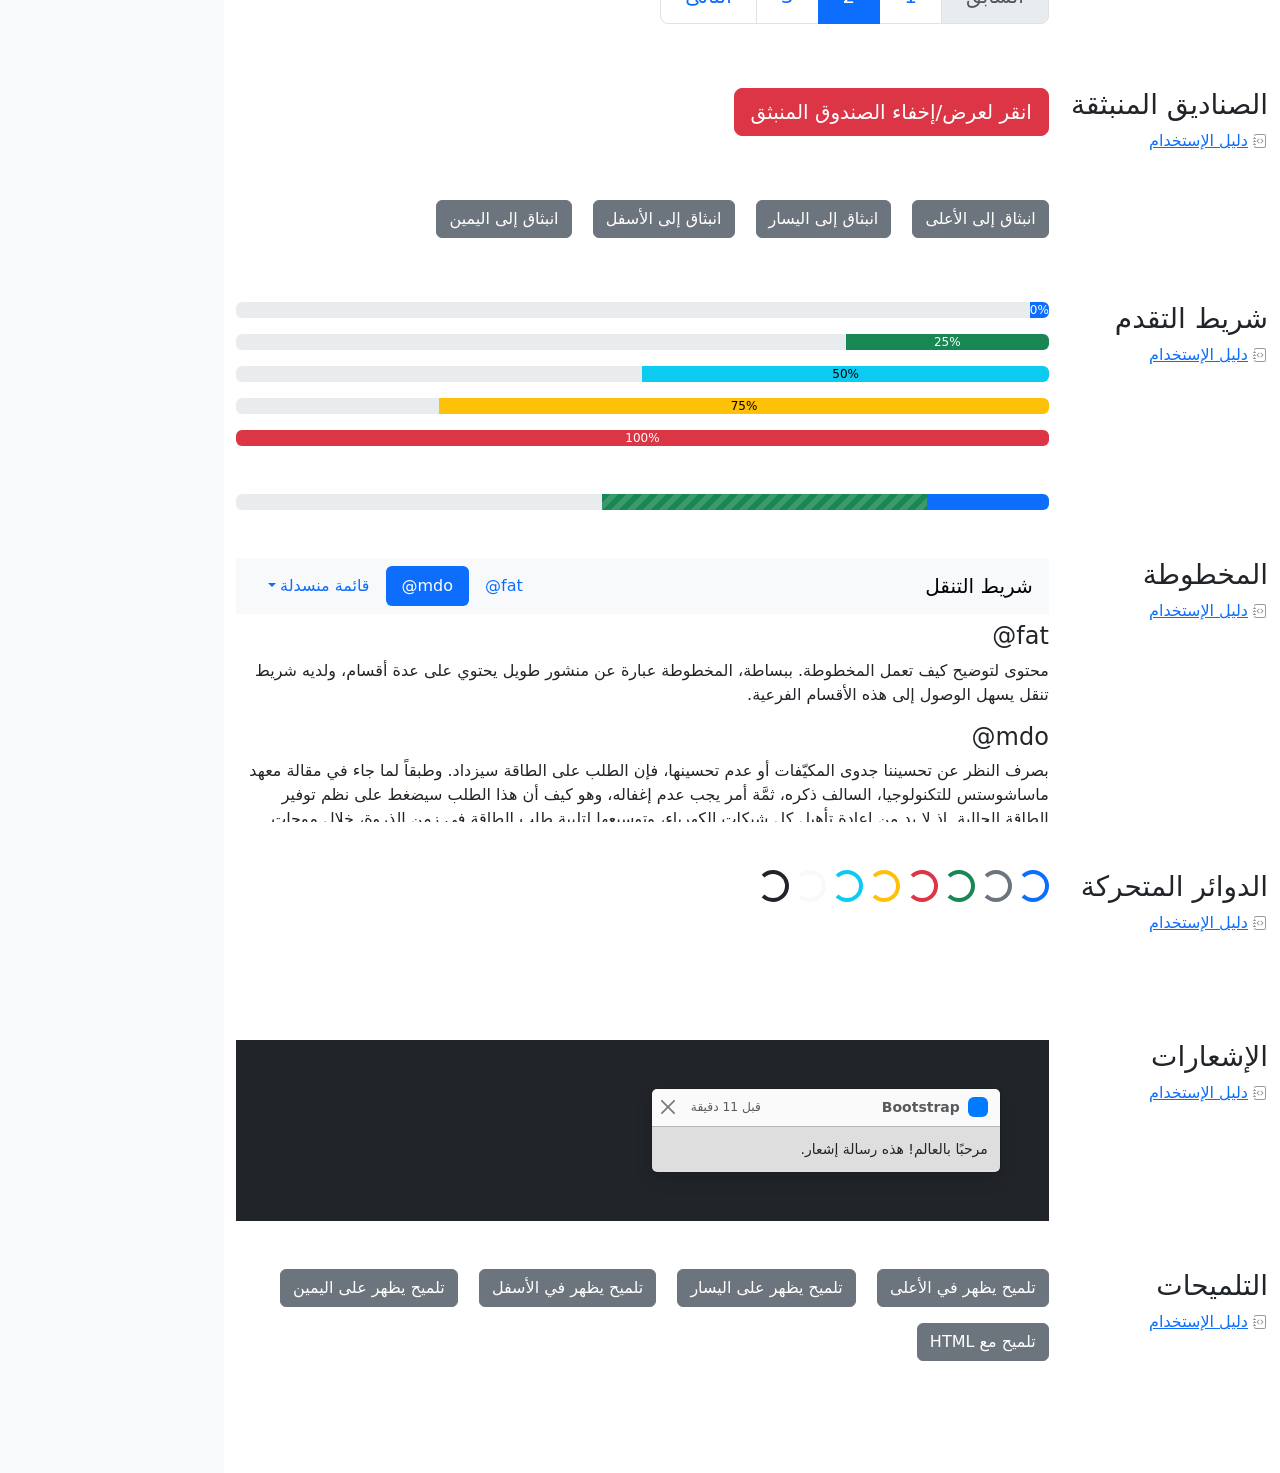
<file: Academy-Cinemas/bootstrap-5.3.8-examples/cheatsheet-rtl/index.html>
<!doctype html>
<html lang="ar" dir="rtl" data-bs-theme="auto">
  <head>
    <meta charset="utf-8" />
    <meta name="viewport" content="width=device-width, initial-scale=1" />
    <meta name="description" content="" />
    <meta
      name="author"
      content="Mark Otto, Jacob Thornton, and Bootstrap contributors"
    />
    <meta name="generator" content="Astro v5.13.2" />
    <title>ورقة الغش · Bootstrap v5.3</title>
    <link
      rel="canonical"
      href="https://getbootstrap.com/docs/5.3/examples/cheatsheet-rtl/"
    />
    <script src="../assets/js/color-modes.js"></script>
    <link href="../assets/dist/css/bootstrap.rtl.min.css" rel="stylesheet" />
    <meta name="theme-color" content="#712cf9" />
    <link href="../cheatsheet/cheatsheet.rtl.css" rel="stylesheet" />
    <style>
      .bd-placeholder-img {
        font-size: 1.125rem;
        text-anchor: middle;
        -webkit-user-select: none;
        -moz-user-select: none;
        user-select: none;
      }
      @media (min-width: 768px) {
        .bd-placeholder-img-lg {
          font-size: 3.5rem;
        }
      }
      .b-example-divider {
        width: 100%;
        height: 3rem;
        background-color: #0000001a;
        border: solid rgba(0, 0, 0, 0.15);
        border-width: 1px 0;
        box-shadow:
          inset 0 0.5em 1.5em #0000001a,
          inset 0 0.125em 0.5em #00000026;
      }
      .b-example-vr {
        flex-shrink: 0;
        width: 1.5rem;
        height: 100vh;
      }
      .bi {
        vertical-align: -0.125em;
        fill: currentColor;
      }
      .nav-scroller {
        position: relative;
        z-index: 2;
        height: 2.75rem;
        overflow-y: hidden;
      }
      .nav-scroller .nav {
        display: flex;
        flex-wrap: nowrap;
        padding-bottom: 1rem;
        margin-top: -1px;
        overflow-x: auto;
        text-align: center;
        white-space: nowrap;
        -webkit-overflow-scrolling: touch;
      }
      .btn-bd-primary {
        --bd-violet-bg: #712cf9;
        --bd-violet-rgb: 112.520718, 44.062154, 249.437846;
        --bs-btn-font-weight: 600;
        --bs-btn-color: var(--bs-white);
        --bs-btn-bg: var(--bd-violet-bg);
        --bs-btn-border-color: var(--bd-violet-bg);
        --bs-btn-hover-color: var(--bs-white);
        --bs-btn-hover-bg: #6528e0;
        --bs-btn-hover-border-color: #6528e0;
        --bs-btn-focus-shadow-rgb: var(--bd-violet-rgb);
        --bs-btn-active-color: var(--bs-btn-hover-color);
        --bs-btn-active-bg: #5a23c8;
        --bs-btn-active-border-color: #5a23c8;
      }
      .bd-mode-toggle {
        z-index: 1500;
      }
      .bd-mode-toggle .bi {
        width: 1em;
        height: 1em;
      }
      .bd-mode-toggle .dropdown-menu .active .bi {
        display: block !important;
      }
    </style>
  </head>
  <body class="bg-body-tertiary">
    <svg xmlns="http://www.w3.org/2000/svg" class="d-none">
      <symbol id="check2" viewBox="0 0 16 16">
        <path
          d="M13.854 3.646a.5.5 0 0 1 0 .708l-7 7a.5.5 0 0 1-.708 0l-3.5-3.5a.5.5 0 1 1 .708-.708L6.5 10.293l6.646-6.647a.5.5 0 0 1 .708 0z"
        ></path>
      </symbol>
      <symbol id="circle-half" viewBox="0 0 16 16">
        <path
          d="M8 15A7 7 0 1 0 8 1v14zm0 1A8 8 0 1 1 8 0a8 8 0 0 1 0 16z"
        ></path>
      </symbol>
      <symbol id="moon-stars-fill" viewBox="0 0 16 16">
        <path
          d="M6 .278a.768.768 0 0 1 .08.858 7.208 7.208 0 0 0-.878 3.46c0 4.021 3.278 7.277 7.318 7.277.527 0 1.04-.055 1.533-.16a.787.787 0 0 1 .81.316.733.733 0 0 1-.031.893A8.349 8.349 0 0 1 8.344 16C3.734 16 0 12.286 0 7.71 0 4.266 2.114 1.312 5.124.06A.752.752 0 0 1 6 .278z"
        ></path>
        <path
          d="M10.794 3.148a.217.217 0 0 1 .412 0l.387 1.162c.173.518.579.924 1.097 1.097l1.162.387a.217.217 0 0 1 0 .412l-1.162.387a1.734 1.734 0 0 0-1.097 1.097l-.387 1.162a.217.217 0 0 1-.412 0l-.387-1.162A1.734 1.734 0 0 0 9.31 6.593l-1.162-.387a.217.217 0 0 1 0-.412l1.162-.387a1.734 1.734 0 0 0 1.097-1.097l.387-1.162zM13.863.099a.145.145 0 0 1 .274 0l.258.774c.115.346.386.617.732.732l.774.258a.145.145 0 0 1 0 .274l-.774.258a1.156 1.156 0 0 0-.732.732l-.258.774a.145.145 0 0 1-.274 0l-.258-.774a1.156 1.156 0 0 0-.732-.732l-.774-.258a.145.145 0 0 1 0-.274l.774-.258c.346-.115.617-.386.732-.732L13.863.1z"
        ></path>
      </symbol>
      <symbol id="sun-fill" viewBox="0 0 16 16">
        <path
          d="M8 12a4 4 0 1 0 0-8 4 4 0 0 0 0 8zM8 0a.5.5 0 0 1 .5.5v2a.5.5 0 0 1-1 0v-2A.5.5 0 0 1 8 0zm0 13a.5.5 0 0 1 .5.5v2a.5.5 0 0 1-1 0v-2A.5.5 0 0 1 8 13zm8-5a.5.5 0 0 1-.5.5h-2a.5.5 0 0 1 0-1h2a.5.5 0 0 1 .5.5zM3 8a.5.5 0 0 1-.5.5h-2a.5.5 0 0 1 0-1h2A.5.5 0 0 1 3 8zm10.657-5.657a.5.5 0 0 1 0 .707l-1.414 1.415a.5.5 0 1 1-.707-.708l1.414-1.414a.5.5 0 0 1 .707 0zm-9.193 9.193a.5.5 0 0 1 0 .707L3.05 13.657a.5.5 0 0 1-.707-.707l1.414-1.414a.5.5 0 0 1 .707 0zm9.193 2.121a.5.5 0 0 1-.707 0l-1.414-1.414a.5.5 0 0 1 .707-.707l1.414 1.414a.5.5 0 0 1 0 .707zM4.464 4.465a.5.5 0 0 1-.707 0L2.343 3.05a.5.5 0 1 1 .707-.707l1.414 1.414a.5.5 0 0 1 0 .708z"
        ></path>
      </symbol>
    </svg>
    <div
      class="dropdown position-fixed bottom-0 end-0 mb-3 me-3 bd-mode-toggle"
    >
      <button
        class="btn btn-bd-primary py-2 dropdown-toggle d-flex align-items-center"
        id="bd-theme"
        type="button"
        aria-expanded="false"
        data-bs-toggle="dropdown"
        aria-label="Toggle theme (auto)"
      >
        <svg class="bi my-1 theme-icon-active" aria-hidden="true">
          <use href="#circle-half"></use>
        </svg>
        <span class="visually-hidden" id="bd-theme-text">Toggle theme</span>
      </button>
      <ul
        class="dropdown-menu dropdown-menu-end shadow"
        aria-labelledby="bd-theme-text"
      >
        <li>
          <button
            type="button"
            class="dropdown-item d-flex align-items-center"
            data-bs-theme-value="light"
            aria-pressed="false"
          >
            <svg class="bi me-2 opacity-50" aria-hidden="true">
              <use href="#sun-fill"></use>
            </svg>
            Light
            <svg class="bi ms-auto d-none" aria-hidden="true">
              <use href="#check2"></use>
            </svg>
          </button>
        </li>
        <li>
          <button
            type="button"
            class="dropdown-item d-flex align-items-center"
            data-bs-theme-value="dark"
            aria-pressed="false"
          >
            <svg class="bi me-2 opacity-50" aria-hidden="true">
              <use href="#moon-stars-fill"></use>
            </svg>
            Dark
            <svg class="bi ms-auto d-none" aria-hidden="true">
              <use href="#check2"></use>
            </svg>
          </button>
        </li>
        <li>
          <button
            type="button"
            class="dropdown-item d-flex align-items-center active"
            data-bs-theme-value="auto"
            aria-pressed="true"
          >
            <svg class="bi me-2 opacity-50" aria-hidden="true">
              <use href="#circle-half"></use>
            </svg>
            Auto
            <svg class="bi ms-auto d-none" aria-hidden="true">
              <use href="#check2"></use>
            </svg>
          </button>
        </li>
      </ul>
    </div>
    <header
      class="bd-header bg-dark py-3 d-flex align-items-stretch border-bottom border-dark"
    >
      <div class="container-fluid d-flex align-items-center">
        <h1 class="d-flex align-items-center fs-4 text-white mb-0">
          <img
            src="../assets/brand/bootstrap-logo-white.svg"
            width="38"
            height="30"
            class="me-3"
            alt="Bootstrap"
          />
          ورقة الغش
        </h1>
        <a
          href="../examples/cheatsheet/"
          class="ms-auto link-light"
          hreflang="en"
          >جدول بيانات LTR</a
        >
      </div>
    </header>
    <aside
      class="bd-aside sticky-xl-top text-body-secondary align-self-start mb-3 mb-xl-5 px-2"
    >
      <h2 class="h6 pt-4 pb-3 mb-4 border-bottom">على هذه الصفحة</h2>
      <nav class="small" id="toc">
        <ul class="list-unstyled">
          <li class="my-2">
            <button
              type="button"
              class="btn d-inline-flex align-items-center collapsed border-0"
              data-bs-toggle="collapse"
              aria-expanded="false"
              data-bs-target="#contents-collapse"
              aria-controls="contents-collapse"
            >
              المحتوى
            </button>
            <ul class="list-unstyled ps-3 collapse" id="contents-collapse">
              <li>
                <a
                  class="d-inline-flex align-items-center rounded text-decoration-none"
                  href="#typography"
                  >النصوص</a
                >
              </li>
              <li>
                <a
                  class="d-inline-flex align-items-center rounded text-decoration-none"
                  href="#images"
                  >الصور</a
                >
              </li>
              <li>
                <a
                  class="d-inline-flex align-items-center rounded text-decoration-none"
                  href="#tables"
                  >الجداول</a
                >
              </li>
              <li>
                <a
                  class="d-inline-flex align-items-center rounded text-decoration-none"
                  href="#figures"
                  >النماذج البيانية</a
                >
              </li>
            </ul>
          </li>
          <li class="my-2">
            <button
              type="button"
              class="btn d-inline-flex align-items-center collapsed border-0"
              data-bs-toggle="collapse"
              aria-expanded="false"
              data-bs-target="#forms-collapse"
              aria-controls="forms-collapse"
            >
              النماذج
            </button>
            <ul class="list-unstyled ps-3 collapse" id="forms-collapse">
              <li>
                <a
                  class="d-inline-flex align-items-center rounded text-decoration-none"
                  href="#overview"
                  >نظرة عامة</a
                >
              </li>
              <li>
                <a
                  class="d-inline-flex align-items-center rounded text-decoration-none"
                  href="#disabled-forms"
                  >الحقول المعطلة</a
                >
              </li>
              <li>
                <a
                  class="d-inline-flex align-items-center rounded text-decoration-none"
                  href="#sizing"
                  >الأحجام</a
                >
              </li>
              <li>
                <a
                  class="d-inline-flex align-items-center rounded text-decoration-none"
                  href="#input-group"
                  >مجموعة الإدخال</a
                >
              </li>
              <li>
                <a
                  class="d-inline-flex align-items-center rounded text-decoration-none"
                  href="#floating-labels"
                  >الحقول ذوي العناوين العائمة</a
                >
              </li>
              <li>
                <a
                  class="d-inline-flex align-items-center rounded text-decoration-none"
                  href="#validation"
                  >التحقق</a
                >
              </li>
            </ul>
          </li>
          <li class="my-2">
            <button
              type="button"
              class="btn d-inline-flex align-items-center collapsed border-0"
              data-bs-toggle="collapse"
              aria-expanded="false"
              data-bs-target="#components-collapse"
              aria-controls="components-collapse"
            >
              مكونات
            </button>
            <ul class="list-unstyled ps-3 collapse" id="components-collapse">
              <li>
                <a
                  class="d-inline-flex align-items-center rounded text-decoration-none"
                  href="#accordion"
                  >المطوية</a
                >
              </li>
              <li>
                <a
                  class="d-inline-flex align-items-center rounded text-decoration-none"
                  href="#alerts"
                  >الإنذارات</a
                >
              </li>
              <li>
                <a
                  class="d-inline-flex align-items-center rounded text-decoration-none"
                  href="#badge"
                  >الشارة</a
                >
              </li>
              <li>
                <a
                  class="d-inline-flex align-items-center rounded text-decoration-none"
                  href="#breadcrumb"
                  >مسار التنقل التفصيلي</a
                >
              </li>
              <li>
                <a
                  class="d-inline-flex align-items-center rounded text-decoration-none"
                  href="#buttons"
                  >الأزرار</a
                >
              </li>
              <li>
                <a
                  class="d-inline-flex align-items-center rounded text-decoration-none"
                  href="#button-group"
                  >مجموعة الأزرار</a
                >
              </li>
              <li>
                <a
                  class="d-inline-flex align-items-center rounded text-decoration-none"
                  href="#card"
                  >البطاقة</a
                >
              </li>
              <li>
                <a
                  class="d-inline-flex align-items-center rounded text-decoration-none"
                  href="#carousel"
                  >شرائح العرض</a
                >
              </li>
              <li>
                <a
                  class="d-inline-flex align-items-center rounded text-decoration-none"
                  href="#dropdowns"
                  >القوائم المنسدلة</a
                >
              </li>
              <li>
                <a
                  class="d-inline-flex align-items-center rounded text-decoration-none"
                  href="#list-group"
                  >مجموعة العناصر</a
                >
              </li>
              <li>
                <a
                  class="d-inline-flex align-items-center rounded text-decoration-none"
                  href="#modal"
                  >الصندوق العائم</a
                >
              </li>
              <li>
                <a
                  class="d-inline-flex align-items-center rounded text-decoration-none"
                  href="#navs"
                  >التنقل</a
                >
              </li>
              <li>
                <a
                  class="d-inline-flex align-items-center rounded text-decoration-none"
                  href="#navbar"
                  >شريط التنقل</a
                >
              </li>
              <li>
                <a
                  class="d-inline-flex align-items-center rounded text-decoration-none"
                  href="#pagination"
                  >ترقيم الصفحات</a
                >
              </li>
              <li>
                <a
                  class="d-inline-flex align-items-center rounded text-decoration-none"
                  href="#popovers"
                  >الصناديق المنبثقة</a
                >
              </li>
              <li>
                <a
                  class="d-inline-flex align-items-center rounded text-decoration-none"
                  href="#progress"
                  >شريط التقدم</a
                >
              </li>
              <li>
                <a
                  class="d-inline-flex align-items-center rounded text-decoration-none"
                  href="#scrollspy"
                  >المخطوطة</a
                >
              </li>
              <li>
                <a
                  class="d-inline-flex align-items-center rounded text-decoration-none"
                  href="#spinners"
                  >الدوائر المتحركة</a
                >
              </li>
              <li>
                <a
                  class="d-inline-flex align-items-center rounded text-decoration-none"
                  href="#toasts"
                  >الإشعارات</a
                >
              </li>
              <li>
                <a
                  class="d-inline-flex align-items-center rounded text-decoration-none"
                  href="#tooltips"
                  >التلميحات</a
                >
              </li>
            </ul>
          </li>
        </ul>
      </nav>
    </aside>
    <main class="bd-cheatsheet container-fluid bg-body">
      <section id="content">
        <h2 class="sticky-xl-top fw-bold pt-3 pt-xl-5 pb-2 pb-xl-3">المحتوى</h2>
        <article class="my-3" id="typography">
          <div
            class="bd-heading sticky-xl-top align-self-start mt-5 mb-3 mt-xl-0 mb-xl-2"
          >
            <h3>النصوص</h3>
            <a
              class="d-flex align-items-center"
              hreflang="en"
              href="../content/typography"
              >دليل الإستخدام</a
            >
          </div>
          <div>
            <div class="bd-example-snippet bd-code-snippet">
              <div class="bd-example m-0 border-0">
                <p class="display-1">العرض 1</p>
                <p class="display-2">العرض 2</p>
                <p class="display-3">العرض 3</p>
                <p class="display-4">العرض 4</p>
                <p class="display-5">العرض 5</p>
                <p class="display-6">العرض 6</p>
              </div>
            </div>
            <div class="bd-example-snippet bd-code-snippet">
              <div class="bd-example m-0 border-0">
                <p class="h1">عنوان 1</p>
                <p class="h2">عنوان 2</p>
                <p class="h3">عنوان 3</p>
                <p class="h4">عنوان 4</p>
                <p class="h5">عنوان 5</p>
                <p class="h6">عنوان 6</p>
              </div>
            </div>
            <div class="bd-example-snippet bd-code-snippet">
              <div class="bd-example m-0 border-0">
                <p class="lead">
                  هذه قطعة إملائية متميزة، فهي مصممة لتكون بارزة من بين القطع
                  الإملائية الأخرى.
                </p>
              </div>
            </div>
            <div class="bd-example-snippet bd-code-snippet">
              <div class="bd-example m-0 border-0">
                <p>يمكنك استخدام تصنيف mark <mark>لتحديد</mark> نص.</p>
                <p>
                  <del>من المفترض أن يتم التعامل مع هذا السطر كنص محذوف.</del>
                </p>
                <p>
                  <s
                    >من المفترض أن يتم التعامل مع هذا السطر على أنه لم يعد
                    دقيقًا.</s
                  >
                </p>
                <p>
                  <ins
                    >من المفترض أن يتم التعامل مع هذا السطر كإضافة إلى
                    المستند.</ins
                  >
                </p>
                <p><u>سيتم عرض النص في هذا السطر كما وتحته خط.</u></p>
                <p>
                  <small
                    >من المفترض أن يتم التعامل مع هذا السطر على أنه يحوي تفاصيل
                    صغيرة.</small
                  >
                </p>
                <p><strong>هذا السطر يحوي نص عريض.</strong></p>
                <p><em>هذا السطر يحوي نص مائل.</em></p>
              </div>
            </div>
            <div class="bd-example-snippet bd-code-snippet">
              <div class="bd-example m-0 border-0">
                <hr />
              </div>
            </div>
            <div class="bd-example-snippet bd-code-snippet">
              <div class="bd-example m-0 border-0">
                <blockquote class="blockquote">
                  <p>إقتباس مبهر، موضوع في عنصر blockquote</p>
                  <footer class="blockquote-footer">
                    شخص مشهور في
                    <cite title="عنوان المصدر"> عنوان المصدر </cite>
                  </footer>
                </blockquote>
              </div>
            </div>
            <div class="bd-example-snippet bd-code-snippet">
              <div class="bd-example m-0 border-0">
                <ul class="list-unstyled">
                  <li>هذه قائمة عناصر.</li>
                  <li>بالرغم من أنها مصممة كي لا تظهر كذلك.</li>
                  <li>إلا أنها مجهزة كـ قائمة خلف الكواليس</li>
                  <li>هذا التصميم ينطبق فقد على القائمة الرئيسية</li>
                  <li>
                    القوائم الفرعية
                    <ul>
                      <li>لا تتأثر بهذا التصميم</li>
                      <li>فهي تظهر عليها علامات الترقيم</li>
                      <li>وتحتوي على مساحة فارغة بجوارها</li>
                    </ul>
                  </li>
                  <li>قد يكون هذا التصميم مفيدًا في بعض الأحيان.</li>
                </ul>
              </div>
            </div>
            <div class="bd-example-snippet bd-code-snippet">
              <div class="bd-example m-0 border-0">
                <ul class="list-inline">
                  <li class="list-inline-item">هذا عنصر في قائمة.</li>
                  <li class="list-inline-item">وهذا أيضًا.</li>
                  <li class="list-inline-item">لكنهم يظهرون متجاورين.</li>
                </ul>
              </div>
            </div>
          </div>
        </article>
        <article class="my-3" id="images">
          <div
            class="bd-heading sticky-xl-top align-self-start mt-5 mb-3 mt-xl-0 mb-xl-2"
          >
            <h3>الصور</h3>
            <a
              class="d-flex align-items-center"
              hreflang="en"
              href="../content/images"
              >دليل الإستخدام</a
            >
          </div>
          <div>
            <div class="bd-example-snippet bd-code-snippet">
              <div class="bd-example m-0 border-0">
                <svg
                  aria-label="Placeholder: صورة مستجيبة"
                  class="bd-placeholder-img bd-placeholder-img-lg img-fluid"
                  height="250"
                  preserveAspectRatio="xMidYMid slice"
                  role="img"
                  width="100%"
                  xmlns="http://www.w3.org/2000/svg"
                >
                  <title>Placeholder</title>
                  <rect width="100%" height="100%" fill="#868e96" />
                  <text x="50%" y="50%" fill="#dee2e6" dy=".3em">
                    صورة مستجيبة
                  </text>
                </svg>
              </div>
            </div>
            <div class="bd-example-snippet bd-code-snippet">
              <div class="bd-example m-0 border-0">
                <svg
                  aria-label="صورة عنصر نائب مربع عام مع حدود بيضاء حولها ، مما يجعلها تشبه صورة تم التقاطها بكاميرا فورية قديمة: 200x200"
                  class="bd-placeholder-img img-thumbnail"
                  height="200"
                  preserveAspectRatio="xMidYMid slice"
                  role="img"
                  width="200"
                  xmlns="http://www.w3.org/2000/svg"
                >
                  <title>
                    صورة عنصر نائب مربع عام مع حدود بيضاء حولها ، مما يجعلها
                    تشبه صورة تم التقاطها بكاميرا فورية قديمة
                  </title>
                  <rect width="100%" height="100%" fill="#868e96" />
                  <text x="50%" y="50%" fill="#dee2e6" dy=".3em">200x200</text>
                </svg>
              </div>
            </div>
          </div>
        </article>
        <article class="my-3" id="tables">
          <div
            class="bd-heading sticky-xl-top align-self-start mt-5 mb-3 mt-xl-0 mb-xl-2"
          >
            <h3>الجداول</h3>
            <a
              class="d-flex align-items-center"
              hreflang="en"
              href="../content/tables"
              >دليل الإستخدام</a
            >
          </div>
          <div>
            <div class="bd-example-snippet bd-code-snippet">
              <div class="bd-example m-0 border-0">
                <table class="table table-striped">
                  <thead>
                    <tr>
                      <th scope="col">#</th>
                      <th scope="col">الاسم الاول</th>
                      <th scope="col">الكنية</th>
                      <th scope="col">الاسم المستعار</th>
                    </tr>
                  </thead>
                  <tbody>
                    <tr>
                      <th scope="row">1</th>
                      <td>Mark</td>
                      <td>Otto</td>
                      <td><bdo lang="en" dir="ltr">@mdo</bdo></td>
                    </tr>
                    <tr>
                      <th scope="row">2</th>
                      <td>Jacob</td>
                      <td>Thornton</td>
                      <td><bdo lang="en" dir="ltr">@fat</bdo></td>
                    </tr>
                    <tr>
                      <th scope="row">3</th>
                      <td>John</td>
                      <td>Doe</td>
                      <td><bdo lang="en" dir="ltr">@social</bdo></td>
                    </tr>
                  </tbody>
                </table>
              </div>
            </div>
            <div class="bd-example-snippet bd-code-snippet">
              <div class="bd-example m-0 border-0">
                <table class="table table-dark table-borderless">
                  <thead>
                    <tr>
                      <th scope="col">#</th>
                      <th scope="col">الاسم الاول</th>
                      <th scope="col">الكنية</th>
                      <th scope="col">الاسم المستعار</th>
                    </tr>
                  </thead>
                  <tbody>
                    <tr>
                      <th scope="row">1</th>
                      <td>Mark</td>
                      <td>Otto</td>
                      <td><bdo lang="en" dir="ltr">@mdo</bdo></td>
                    </tr>
                    <tr>
                      <th scope="row">2</th>
                      <td>Jacob</td>
                      <td>Thornton</td>
                      <td><bdo lang="en" dir="ltr">@fat</bdo></td>
                    </tr>
                    <tr>
                      <th scope="row">3</th>
                      <td>John</td>
                      <td>Doe</td>
                      <td><bdo lang="en" dir="ltr">@social</bdo></td>
                    </tr>
                  </tbody>
                </table>
              </div>
            </div>
            <div class="bd-example-snippet bd-code-snippet">
              <div class="bd-example m-0 border-0">
                <table class="table table-hover">
                  <thead>
                    <tr>
                      <th scope="col">Class</th>
                      <th scope="col">عنوان</th>
                      <th scope="col">عنوان</th>
                    </tr>
                  </thead>
                  <tbody>
                    <tr>
                      <th scope="row">Default</th>
                      <td>خلية</td>
                      <td>خلية</td>
                    </tr>
                    <tr class="table-primary">
                      <th scope="row">Primary</th>
                      <td>خلية</td>
                      <td>خلية</td>
                    </tr>
                    <tr class="table-secondary">
                      <th scope="row">Secondary</th>
                      <td>خلية</td>
                      <td>خلية</td>
                    </tr>
                    <tr class="table-success">
                      <th scope="row">Success</th>
                      <td>خلية</td>
                      <td>خلية</td>
                    </tr>
                    <tr class="table-danger">
                      <th scope="row">Danger</th>
                      <td>خلية</td>
                      <td>خلية</td>
                    </tr>
                    <tr class="table-warning">
                      <th scope="row">Warning</th>
                      <td>خلية</td>
                      <td>خلية</td>
                    </tr>
                    <tr class="table-info">
                      <th scope="row">Info</th>
                      <td>خلية</td>
                      <td>خلية</td>
                    </tr>
                    <tr class="table-light">
                      <th scope="row">Light</th>
                      <td>خلية</td>
                      <td>خلية</td>
                    </tr>
                    <tr class="table-dark">
                      <th scope="row">Dark</th>
                      <td>خلية</td>
                      <td>خلية</td>
                    </tr>
                  </tbody>
                </table>
              </div>
            </div>
            <div class="bd-example-snippet bd-code-snippet">
              <div class="bd-example m-0 border-0">
                <table class="table table-sm table-bordered">
                  <thead>
                    <tr>
                      <th scope="col">#</th>
                      <th scope="col">الاسم الاول</th>
                      <th scope="col">الكنية</th>
                      <th scope="col">الاسم المستعار</th>
                    </tr>
                  </thead>
                  <tbody>
                    <tr>
                      <th scope="row">1</th>
                      <td>Mark</td>
                      <td>Otto</td>
                      <td><bdo lang="en" dir="ltr">@mdo</bdo></td>
                    </tr>
                    <tr>
                      <th scope="row">2</th>
                      <td>Jacob</td>
                      <td>Thornton</td>
                      <td><bdo lang="en" dir="ltr">@fat</bdo></td>
                    </tr>
                    <tr>
                      <th scope="row">3</th>
                      <td>John</td>
                      <td>Doe</td>
                      <td><bdo lang="en" dir="ltr">@social</bdo></td>
                    </tr>
                  </tbody>
                </table>
              </div>
            </div>
          </div>
        </article>
        <article class="my-3" id="figures">
          <div
            class="bd-heading sticky-xl-top align-self-start mt-5 mb-3 mt-xl-0 mb-xl-2"
          >
            <h3>النماذج البيانية</h3>
            <a
              class="d-flex align-items-center"
              hreflang="en"
              href="../content/figures"
              >دليل الإستخدام</a
            >
          </div>
          <div>
            <div class="bd-example-snippet bd-code-snippet">
              <div class="bd-example m-0 border-0">
                <figure class="figure">
                  <svg
                    aria-label="Placeholder: 400x300"
                    class="bd-placeholder-img figure-img img-fluid rounded"
                    height="300"
                    preserveAspectRatio="xMidYMid slice"
                    role="img"
                    width="400"
                    xmlns="http://www.w3.org/2000/svg"
                  >
                    <title>Placeholder</title>
                    <rect width="100%" height="100%" fill="#868e96" />
                    <text x="50%" y="50%" fill="#dee2e6" dy=".3em">
                      400x300
                    </text>
                  </svg>
                  <figcaption class="figure-caption">
                    شرح للصورة أعلاه.
                  </figcaption>
                </figure>
              </div>
            </div>
          </div>
        </article>
      </section>
      <section id="forms">
        <h2 class="sticky-xl-top fw-bold pt-3 pt-xl-5 pb-2 pb-xl-3">النماذج</h2>
        <article class="my-3" id="overview">
          <div
            class="bd-heading sticky-xl-top align-self-start mt-5 mb-3 mt-xl-0 mb-xl-2"
          >
            <h3>نظرة عامة</h3>
            <a
              class="d-flex align-items-center"
              hreflang="en"
              href="../forms/overview/"
              >دليل الإستخدام</a
            >
          </div>
          <div>
            <div class="bd-example-snippet bd-code-snippet">
              <div class="bd-example m-0 border-0">
                <form>
                  <div class="mb-3">
                    <label for="exampleInputEmail1" class="form-label"
                      >البريد الإلكتروني</label
                    >
                    <input
                      type="email"
                      class="form-control"
                      id="exampleInputEmail1"
                      aria-describedby="emailHelp"
                    />
                    <div id="emailHelp" class="form-text">
                      لن نقوم بمشاركة بريدك الإلكتروني مع أي شخص آخر.
                    </div>
                  </div>
                  <div class="mb-3">
                    <label for="exampleInputPassword1" class="form-label"
                      >كلمة السر</label
                    >
                    <input
                      type="password"
                      class="form-control"
                      id="exampleInputPassword1"
                    />
                  </div>
                  <div class="mb-3">
                    <label for="exampleSelect" class="form-label"
                      >قائمة اختيار</label
                    >
                    <select class="form-select" id="exampleSelect">
                      <option selected>افتح قائمة الاختيار هذه</option>
                      <option value="1">واحد</option>
                      <option value="2">اثنان</option>
                      <option value="3">ثلاثة</option>
                    </select>
                  </div>
                  <div class="mb-3 form-check">
                    <input
                      type="checkbox"
                      class="form-check-input"
                      id="exampleCheck1"
                    />
                    <label class="form-check-label" for="exampleCheck1"
                      >اخترني</label
                    >
                  </div>
                  <fieldset class="mb-3">
                    <legend>أزرار الاختيار الأحادي</legend>
                    <div class="form-check">
                      <input
                        type="radio"
                        name="radios"
                        class="form-check-input"
                        id="exampleRadio1"
                        checked
                      />
                      <label class="form-check-label" for="exampleRadio1"
                        >الخيار الافتراضي</label
                      >
                    </div>
                    <div class="mb-3 form-check">
                      <input
                        type="radio"
                        name="radios"
                        class="form-check-input"
                        id="exampleRadio2"
                      />
                      <label class="form-check-label" for="exampleRadio2"
                        >خيار آخر</label
                      >
                    </div>
                  </fieldset>
                  <div class="mb-3">
                    <label class="form-label" for="customFile">رفع</label>
                    <input type="file" class="form-control" id="customFile" />
                  </div>
                  <div class="mb-3 form-check form-switch">
                    <input
                      class="form-check-input"
                      type="checkbox"
                      role="switch"
                      id="switchCheckChecked"
                      checked
                    />
                    <label class="form-check-label" for="switchCheckChecked"
                      >زر على شكل مفتاح اختيار.</label
                    >
                  </div>
                  <div class="mb-3">
                    <label for="customRange3" class="form-label"
                      >مثال على حقل اختيار نطاقي</label
                    >
                    <input
                      type="range"
                      class="form-range"
                      min="0"
                      max="5"
                      step="0.5"
                      id="customRange3"
                    />
                  </div>
                  <button type="submit" class="btn btn-primary">إرسال</button>
                </form>
              </div>
            </div>
          </div>
        </article>
        <article class="my-3" id="disabled-forms">
          <div
            class="bd-heading sticky-xl-top align-self-start mt-5 mb-3 mt-xl-0 mb-xl-2"
          >
            <h3>الحقول المعطلة</h3>
            <a
              class="d-flex align-items-center"
              hreflang="en"
              href="../forms/overview/#disabled-forms"
              >دليل الإستخدام</a
            >
          </div>
          <div>
            <div class="bd-example-snippet bd-code-snippet">
              <div class="bd-example m-0 border-0">
                <form>
                  <fieldset
                    disabled
                    aria-label="مثال على مجموعة الحقول المعطلة"
                  >
                    <div class="mb-3">
                      <label for="disabledTextInput" class="form-label"
                        >حقل إدخال معطل</label
                      >
                      <input
                        type="text"
                        id="disabledTextInput"
                        class="form-control"
                        placeholder="حقل إدخال معطل"
                      />
                    </div>
                    <div class="mb-3">
                      <label for="disabledSelect" class="form-label"
                        >قائمة اختيار معطلة</label
                      >
                      <select id="disabledSelect" class="form-select">
                        <option>خيار معطل</option>
                      </select>
                    </div>
                    <div class="mb-3">
                      <div class="form-check">
                        <input
                          class="form-check-input"
                          type="checkbox"
                          id="disabledFieldsetCheck"
                          disabled
                        />
                        <label
                          class="form-check-label"
                          for="disabledFieldsetCheck"
                        >
                          زر اختيار معطل
                        </label>
                      </div>
                    </div>
                    <fieldset class="mb-3">
                      <legend>أزرار اختيار أحادي معطلين</legend>
                      <div class="form-check">
                        <input
                          type="radio"
                          name="radios"
                          class="form-check-input"
                          id="disabledRadio1"
                          disabled
                        />
                        <label class="form-check-label" for="disabledRadio1"
                          >خيار معطل</label
                        >
                      </div>
                      <div class="mb-3 form-check">
                        <input
                          type="radio"
                          name="radios"
                          class="form-check-input"
                          id="disabledRadio2"
                          disabled
                        />
                        <label class="form-check-label" for="disabledRadio2"
                          >خيار آخر معطل</label
                        >
                      </div>
                    </fieldset>
                    <div class="mb-3">
                      <label class="form-label" for="disabledCustomFile"
                        >رفع معطل</label
                      >
                      <input
                        type="file"
                        class="form-control"
                        id="disabledCustomFile"
                        disabled
                      />
                    </div>
                    <div class="mb-3 form-check form-switch">
                      <input
                        class="form-check-input"
                        type="checkbox"
                        role="switch"
                        id="disabledSwitchCheckChecked"
                        checked
                        disabled
                      />
                      <label
                        class="form-check-label"
                        for="disabledSwitchCheckChecked"
                        >زر معطل على شكل مفتاح اختيار.</label
                      >
                    </div>
                    <div class="mb-3">
                      <label for="disabledRange" class="form-label"
                        >حقل اختيار نطاقي معطل</label
                      >
                      <input
                        type="range"
                        class="form-range"
                        min="0"
                        max="5"
                        step="0.5"
                        id="disabledRange"
                      />
                    </div>
                    <button type="submit" class="btn btn-primary">إرسال</button>
                  </fieldset>
                </form>
              </div>
            </div>
          </div>
        </article>
        <article class="my-3" id="sizing">
          <div
            class="bd-heading sticky-xl-top align-self-start mt-5 mb-3 mt-xl-0 mb-xl-2"
          >
            <h3>الأحجام</h3>
            <a
              class="d-flex align-items-center"
              hreflang="en"
              href="../forms/form-control#sizing"
              >دليل الإستخدام</a
            >
          </div>
          <div>
            <div class="bd-example-snippet bd-code-snippet">
              <div class="bd-example m-0 border-0">
                <div class="mb-3">
                  <input
                    class="form-control form-control-lg"
                    type="text"
                    placeholder="حقل إدخال كبير"
                    aria-label=".form-control-lg مثال"
                  />
                </div>
                <div class="mb-3">
                  <select
                    class="form-select form-select-lg"
                    aria-label=".form-select-lg مثال"
                  >
                    <option selected>افتح قائمة الاختيار هذه</option>
                    <option value="1">واحد</option>
                    <option value="2">اثنان</option>
                    <option value="3">ثلاثة</option>
                  </select>
                </div>
                <div class="mb-3">
                  <input
                    type="file"
                    class="form-control form-control-lg"
                    aria-label="مثال على إدخال ملف كبير"
                  />
                </div>
              </div>
            </div>
            <div class="bd-example-snippet bd-code-snippet">
              <div class="bd-example m-0 border-0">
                <div class="mb-3">
                  <input
                    class="form-control form-control-sm"
                    type="text"
                    placeholder="حقل إدخال صغير"
                    aria-label=".form-control-sm مثال"
                  />
                </div>
                <div class="mb-3">
                  <select
                    class="form-select form-select-sm"
                    aria-label=".form-select-sm مثال"
                  >
                    <option selected>افتح قائمة الاختيار هذه</option>
                    <option value="1">واحد</option>
                    <option value="2">اثنان</option>
                    <option value="3">ثلاثة</option>
                  </select>
                </div>
                <div class="mb-3">
                  <input
                    type="file"
                    class="form-control form-control-sm"
                    aria-label="مثال على إدخال ملف صغير"
                  />
                </div>
              </div>
            </div>
          </div>
        </article>
        <article class="my-3" id="input-group">
          <div
            class="bd-heading sticky-xl-top align-self-start mt-5 mb-3 mt-xl-0 mb-xl-2"
          >
            <h3>مجموعة الإدخال</h3>
            <a
              class="d-flex align-items-center"
              hreflang="en"
              href="../forms/input-group"
              >دليل الإستخدام</a
            >
          </div>
          <div>
            <div class="bd-example-snippet bd-code-snippet">
              <div class="bd-example m-0 border-0">
                <div class="input-group mb-3">
                  <span class="input-group-text" id="basic-addon1"
                    >أنا اسمي</span
                  >
                  <input
                    type="text"
                    class="form-control"
                    placeholder="فلان الفلاني"
                    aria-label="الاسم"
                    aria-describedby="basic-addon1"
                  />
                </div>
                <div class="input-group mb-3">
                  <input
                    type="text"
                    class="form-control"
                    placeholder="أنا أحب الكعك والقهوة"
                    aria-label="الطعام المفضل"
                    aria-describedby="basic-addon2"
                  />
                  <span class="input-group-text" id="basic-addon2">وغيرها</span>
                </div>
                <label for="basic-url" class="form-label"
                  >عنوان حسابك الشخصي</label
                >
                <div class="input-group mb-3">
                  <input
                    type="text"
                    class="form-control"
                    id="basic-url"
                    aria-describedby="basic-addon3"
                  />
                  <span class="input-group-text" id="basic-addon3"
                    ><bdo lang="en" dir="ltr"
                      >https://example.com/users/</bdo
                    ></span
                  >
                </div>
                <div class="input-group mb-3">
                  <span class="input-group-text"
                    ><bdo lang="en" dir="ltr">.00</bdo></span
                  >
                  <input
                    type="text"
                    class="form-control"
                    aria-label="المبلغ (لأقرب دولار)"
                  />
                  <span class="input-group-text">$</span>
                </div>
                <div class="input-group">
                  <span class="input-group-text">مع textarea</span>
                  <textarea
                    class="form-control"
                    aria-label="مع textarea"
                  ></textarea>
                </div>
              </div>
            </div>
          </div>
        </article>
        <article class="my-3" id="floating-labels">
          <div
            class="bd-heading sticky-xl-top align-self-start mt-5 mb-3 mt-xl-0 mb-xl-2"
          >
            <h3>الحقول ذوي العناوين العائمة</h3>
            <a class="d-flex align-items-center" href="../forms/floating-labels"
              >دليل الإستخدام</a
            >
          </div>
          <div>
            <div class="bd-example-snippet bd-code-snippet">
              <div class="bd-example m-0 border-0">
                <form>
                  <div class="form-floating mb-3">
                    <input
                      type="email"
                      class="form-control"
                      id="floatingInput"
                      placeholder="name@example.com"
                    />
                    <label for="floatingInput">البريد الالكتروني</label>
                  </div>
                  <div class="form-floating">
                    <input
                      type="password"
                      class="form-control"
                      id="floatingPassword"
                      placeholder="كلمة السر"
                    />
                    <label for="floatingPassword">كلمة السر</label>
                  </div>
                </form>
              </div>
            </div>
          </div>
        </article>
        <article class="my-3" id="validation">
          <div
            class="bd-heading sticky-xl-top align-self-start mt-5 mb-3 mt-xl-0 mb-xl-2"
          >
            <h3>التحقق</h3>
            <a
              class="d-flex align-items-center"
              hreflang="en"
              href="../forms/validation"
              >دليل الإستخدام</a
            >
          </div>
          <div>
            <div class="bd-example-snippet bd-code-snippet">
              <div class="bd-example m-0 border-0">
                <form class="row g-3">
                  <div class="col-md-4">
                    <label for="validationServer01" class="form-label"
                      >الاسم الاول</label
                    >
                    <input
                      type="text"
                      class="form-control is-valid"
                      id="validationServer01"
                      value="Mark"
                      required
                    />
                    <div class="valid-feedback">يبدو صحيحًا!</div>
                  </div>
                  <div class="col-md-4">
                    <label for="validationServer02" class="form-label"
                      >الكنية</label
                    >
                    <input
                      type="text"
                      class="form-control is-valid"
                      id="validationServer02"
                      value="Otto"
                      required
                    />
                    <div class="valid-feedback">يبدو صحيحًا!</div>
                  </div>
                  <div class="col-md-4">
                    <label for="validationServerUsername" class="form-label"
                      >اسم المستخدم</label
                    >
                    <div class="input-group has-validation">
                      <input
                        type="text"
                        class="form-control is-invalid"
                        id="validationServerUsername"
                        aria-describedby="inputGroupPrepend3"
                        required
                      />
                      <span class="input-group-text" id="inputGroupPrepend3"
                        >@</span
                      >
                      <div class="invalid-feedback">
                        يرجى اختيار اسم مستخدم.
                      </div>
                    </div>
                  </div>
                  <div class="col-md-6">
                    <label for="validationServer03" class="form-label"
                      >مدينة</label
                    >
                    <input
                      type="text"
                      class="form-control is-invalid"
                      id="validationServer03"
                      required
                    />
                    <div class="invalid-feedback">يرجى إدخال مدينة صحيحة.</div>
                  </div>
                  <div class="col-md-3">
                    <label for="validationServer04" class="form-label"
                      >حالة</label
                    >
                    <select
                      class="form-select is-invalid"
                      id="validationServer04"
                      required
                    >
                      <option selected disabled value="">اختر...</option>
                      <option>...</option>
                    </select>
                    <div class="invalid-feedback">يرجى اختيار ولاية صحيحة.</div>
                  </div>
                  <div class="col-md-3">
                    <label for="validationServer05" class="form-label"
                      >الرمز البريدي</label
                    >
                    <input
                      type="text"
                      class="form-control is-invalid"
                      id="validationServer05"
                      required
                    />
                    <div class="invalid-feedback">
                      يرجى إدخال رمز بريدي صحيح.
                    </div>
                  </div>
                  <div class="col-12">
                    <div class="form-check">
                      <input
                        class="form-check-input is-invalid"
                        type="checkbox"
                        value=""
                        id="invalidCheck3"
                        required
                      />
                      <label class="form-check-label" for="invalidCheck3">
                        أوافق على الشروط والأحكام
                      </label>
                      <div class="invalid-feedback">
                        تجب الموافقة قبل إرسال النموذج.
                      </div>
                    </div>
                  </div>
                  <div class="col-12">
                    <button class="btn btn-primary" type="submit">
                      إرسال النموذج
                    </button>
                  </div>
                </form>
              </div>
            </div>
          </div>
        </article>
      </section>
      <section id="components">
        <h2 class="sticky-xl-top fw-bold pt-3 pt-xl-5 pb-2 pb-xl-3">العناصر</h2>
        <article class="my-3" id="accordion">
          <div
            class="bd-heading sticky-xl-top align-self-start mt-5 mb-3 mt-xl-0 mb-xl-2"
          >
            <h3>المطوية</h3>
            <a
              class="d-flex align-items-center"
              hreflang="en"
              href="../components/accordion"
              >دليل الإستخدام</a
            >
          </div>
          <div>
            <div class="bd-example-snippet bd-code-snippet">
              <div class="bd-example m-0 border-0">
                <div class="accordion" id="accordionExample">
                  <div class="accordion-item">
                    <h4 class="accordion-header">
                      <button
                        class="accordion-button"
                        type="button"
                        data-bs-toggle="collapse"
                        data-bs-target="#collapseOne"
                        aria-expanded="true"
                        aria-controls="collapseOne"
                      >
                        عنصر المطوية الأول
                      </button>
                    </h4>
                    <div
                      id="collapseOne"
                      class="accordion-collapse collapse show"
                      data-bs-parent="#accordionExample"
                    >
                      <div class="accordion-body">
                        <strong>هذا هو محتوى عنصر المطوية الأول.</strong> سيكون
                        المحتوى مخفيًا بشكل إفتراضي حتى يقوم Bootstrap بإضافة
                        الكلاسات اللازمة لكل عنصر في المطوية. هذه الكلاسات تتحكم
                        بالمظهر العام ووتتحكم أيضا بإظهار وإخفاء أقسام المطوية
                        عبر حركات CSS الإنتقالية. يمكنك تعديل أي من هذه عبر
                        كلاسات CSS خاصة بك، او عبر تغيير القيم الإفتراضية
                        المقدمة من Bootstrap. من الجدير بالذكر أنه يمكن وضع أي
                        كود HTML هنا، ولكن الحركة الإنتقالية قد تحد من
                        الoverflow.
                      </div>
                    </div>
                  </div>
                  <div class="accordion-item">
                    <h4 class="accordion-header">
                      <button
                        class="accordion-button collapsed"
                        type="button"
                        data-bs-toggle="collapse"
                        data-bs-target="#collapseTwo"
                        aria-expanded="false"
                        aria-controls="collapseTwo"
                      >
                        عنصر المطوية الثاني
                      </button>
                    </h4>
                    <div
                      id="collapseTwo"
                      class="accordion-collapse collapse"
                      data-bs-parent="#accordionExample"
                    >
                      <div class="accordion-body">
                        <strong>هذا هو محتوى عنصر المطوية الثاني.</strong> سيكون
                        المحتوى مخفيًا بشكل إفتراضي حتى يقوم Bootstrap بإضافة
                        الكلاسات اللازمة لكل عنصر في المطوية. هذه الكلاسات تتحكم
                        بالمظهر العام ووتتحكم أيضا بإظهار وإخفاء أقسام المطوية
                        عبر حركات CSS الإنتقالية. يمكنك تعديل أي من هذه عبر
                        كلاسات CSS خاصة بك، او عبر تغيير القيم الإفتراضية
                        المقدمة من Bootstrap. من الجدير بالذكر أنه يمكن وضع أي
                        كود HTML هنا، ولكن الحركة الإنتقالية قد تحد من
                        الoverflow.
                      </div>
                    </div>
                  </div>
                  <div class="accordion-item">
                    <h4 class="accordion-header">
                      <button
                        class="accordion-button collapsed"
                        type="button"
                        data-bs-toggle="collapse"
                        data-bs-target="#collapseThree"
                        aria-expanded="false"
                        aria-controls="collapseThree"
                      >
                        عنصر المطوية الثالث
                      </button>
                    </h4>
                    <div
                      id="collapseThree"
                      class="accordion-collapse collapse"
                      data-bs-parent="#accordionExample"
                    >
                      <div class="accordion-body">
                        <strong>هذا هو محتوى عنصر المطوية الثالث.</strong> سيكون
                        المحتوى مخفيًا بشكل إفتراضي حتى يقوم Bootstrap بإضافة
                        الكلاسات اللازمة لكل عنصر في المطوية. هذه الكلاسات تتحكم
                        بالمظهر العام ووتتحكم أيضا بإظهار وإخفاء أقسام المطوية
                        عبر حركات CSS الإنتقالية. يمكنك تعديل أي من هذه عبر
                        كلاسات CSS خاصة بك، او عبر تغيير القيم الإفتراضية
                        المقدمة من Bootstrap. من الجدير بالذكر أنه يمكن وضع أي
                        كود HTML هنا، ولكن الحركة الإنتقالية قد تحد من
                        الoverflow.
                      </div>
                    </div>
                  </div>
                </div>
              </div>
            </div>
          </div>
        </article>
        <article class="my-3" id="alerts">
          <div
            class="bd-heading sticky-xl-top align-self-start mt-5 mb-3 mt-xl-0 mb-xl-2"
          >
            <h3>الإنذارات</h3>
            <a
              class="d-flex align-items-center"
              hreflang="en"
              href="../components/alerts"
              >دليل الإستخدام</a
            >
          </div>
          <div>
            <div class="bd-example-snippet bd-code-snippet">
              <div class="bd-example m-0 border-0">
                <div
                  class="alert alert-primary alert-dismissible fade show"
                  role="alert"
                >
                  تنبيه primary بسيط مع
                  <a href="#" class="alert-link">رابط مثال</a>. أعطها نقرة إذا
                  أردت.
                  <button
                    type="button"
                    class="btn-close"
                    data-bs-dismiss="alert"
                    aria-label="قريب"
                  ></button>
                </div>

                <div
                  class="alert alert-secondary alert-dismissible fade show"
                  role="alert"
                >
                  تنبيه secondary بسيط مع
                  <a href="#" class="alert-link">رابط مثال</a>. أعطها نقرة إذا
                  أردت.
                  <button
                    type="button"
                    class="btn-close"
                    data-bs-dismiss="alert"
                    aria-label="قريب"
                  ></button>
                </div>

                <div
                  class="alert alert-success alert-dismissible fade show"
                  role="alert"
                >
                  تنبيه success بسيط مع
                  <a href="#" class="alert-link">رابط مثال</a>. أعطها نقرة إذا
                  أردت.
                  <button
                    type="button"
                    class="btn-close"
                    data-bs-dismiss="alert"
                    aria-label="قريب"
                  ></button>
                </div>

                <div
                  class="alert alert-danger alert-dismissible fade show"
                  role="alert"
                >
                  تنبيه danger بسيط مع
                  <a href="#" class="alert-link">رابط مثال</a>. أعطها نقرة إذا
                  أردت.
                  <button
                    type="button"
                    class="btn-close"
                    data-bs-dismiss="alert"
                    aria-label="قريب"
                  ></button>
                </div>

                <div
                  class="alert alert-warning alert-dismissible fade show"
                  role="alert"
                >
                  تنبيه warning بسيط مع
                  <a href="#" class="alert-link">رابط مثال</a>. أعطها نقرة إذا
                  أردت.
                  <button
                    type="button"
                    class="btn-close"
                    data-bs-dismiss="alert"
                    aria-label="قريب"
                  ></button>
                </div>

                <div
                  class="alert alert-info alert-dismissible fade show"
                  role="alert"
                >
                  تنبيه info بسيط مع
                  <a href="#" class="alert-link">رابط مثال</a>. أعطها نقرة إذا
                  أردت.
                  <button
                    type="button"
                    class="btn-close"
                    data-bs-dismiss="alert"
                    aria-label="قريب"
                  ></button>
                </div>

                <div
                  class="alert alert-light alert-dismissible fade show"
                  role="alert"
                >
                  تنبيه light بسيط مع
                  <a href="#" class="alert-link">رابط مثال</a>. أعطها نقرة إذا
                  أردت.
                  <button
                    type="button"
                    class="btn-close"
                    data-bs-dismiss="alert"
                    aria-label="قريب"
                  ></button>
                </div>

                <div
                  class="alert alert-dark alert-dismissible fade show"
                  role="alert"
                >
                  تنبيه dark بسيط مع
                  <a href="#" class="alert-link">رابط مثال</a>. أعطها نقرة إذا
                  أردت.
                  <button
                    type="button"
                    class="btn-close"
                    data-bs-dismiss="alert"
                    aria-label="قريب"
                  ></button>
                </div>
              </div>
            </div>
            <div class="bd-example-snippet bd-code-snippet">
              <div class="bd-example m-0 border-0">
                <div class="alert alert-success" role="alert">
                  <h4 class="alert-heading">أحسنت!</h4>
                  <p>
                    لقد نجحت في قراءة رسالة التنبيه المهمة هذه. سيتم تشغيل نص
                    المثال هذا لفترة أطول قليلاً حتى تتمكن من رؤية كيفية عمل
                    التباعد داخل التنبيه مع هذا النوع من المحتوى.
                  </p>
                  <hr />
                  <p class="mb-0">
                    كلما احتجت إلى ذلك ، تأكد من استخدام أدوات الهامش للحفاظ على
                    الأشياء لطيفة ومرتبة.
                  </p>
                </div>
              </div>
            </div>
          </div>
        </article>
        <article class="my-3" id="badge">
          <div
            class="bd-heading sticky-xl-top align-self-start mt-5 mb-3 mt-xl-0 mb-xl-2"
          >
            <h3>الشارة</h3>
            <a
              class="d-flex align-items-center"
              hreflang="en"
              href="../components/badge"
              >دليل الإستخدام</a
            >
          </div>
          <div>
            <div class="bd-example-snippet bd-code-snippet">
              <div class="bd-example m-0 border-0">
                <p class="h1">
                  مثال على عنوان <span class="badge bg-primary">جديد</span>
                </p>
                <p class="h2">
                  مثال على عنوان <span class="badge bg-secondary">جديد</span>
                </p>
                <p class="h3">
                  مثال على عنوان <span class="badge bg-success">جديد</span>
                </p>
                <p class="h4">
                  مثال على عنوان <span class="badge bg-danger">جديد</span>
                </p>
                <p class="h5">
                  مثال على عنوان <span class="badge text-bg-warning">جديد</span>
                </p>
                <p class="h6">
                  مثال على عنوان <span class="badge text-bg-info">جديد</span>
                </p>
                <p class="h6">
                  مثال على عنوان <span class="badge text-bg-light">جديد</span>
                </p>
                <p class="h6">
                  مثال على عنوان <span class="badge bg-dark">جديد</span>
                </p>
              </div>
            </div>
            <div class="bd-example-snippet bd-code-snippet">
              <div class="bd-example m-0 border-0">
                <span class="badge rounded-pill bg-primary">Primary</span>

                <span class="badge rounded-pill bg-secondary">Secondary</span>

                <span class="badge rounded-pill bg-success">Success</span>

                <span class="badge rounded-pill bg-danger">Danger</span>

                <span class="badge rounded-pill text-bg-warning">Warning</span>

                <span class="badge rounded-pill text-bg-info">Info</span>

                <span class="badge rounded-pill text-bg-light">Light</span>

                <span class="badge rounded-pill bg-dark">Dark</span>
              </div>
            </div>
          </div>
        </article>
        <article class="my-3" id="breadcrumb">
          <div
            class="bd-heading sticky-xl-top align-self-start mt-5 mb-3 mt-xl-0 mb-xl-2"
          >
            <h3>مسار التنقل التفصيلي (فتات الخبز)</h3>
            <a
              class="d-flex align-items-center"
              hreflang="en"
              href="../components/breadcrumb"
              >دليل الإستخدام</a
            >
          </div>
          <div>
            <div class="bd-example-snippet bd-code-snippet">
              <div class="bd-example m-0 border-0">
                <nav aria-label="فتات الخبز">
                  <ol class="breadcrumb">
                    <li class="breadcrumb-item">
                      <a href="#">الصفحة الرئيسية</a>
                    </li>
                    <li class="breadcrumb-item"><a href="#">المكتبة</a></li>
                    <li class="breadcrumb-item active" aria-current="page">
                      البيانات
                    </li>
                  </ol>
                </nav>
              </div>
            </div>
          </div>
        </article>
        <article class="my-3" id="buttons">
          <div
            class="bd-heading sticky-xl-top align-self-start mt-5 mb-3 mt-xl-0 mb-xl-2"
          >
            <h3>الأزرار</h3>
            <a
              class="d-flex align-items-center"
              hreflang="en"
              href="../components/buttons"
              >دليل الإستخدام</a
            >
          </div>
          <div>
            <div class="bd-example-snippet bd-code-snippet">
              <div class="bd-example m-0 border-0">
                <button type="button" class="btn btn-primary">Primary</button>

                <button type="button" class="btn btn-secondary">
                  Secondary
                </button>

                <button type="button" class="btn btn-success">Success</button>

                <button type="button" class="btn btn-danger">Danger</button>

                <button type="button" class="btn btn-warning">Warning</button>

                <button type="button" class="btn btn-info">Info</button>

                <button type="button" class="btn btn-light">Light</button>

                <button type="button" class="btn btn-dark">Dark</button>

                <button type="button" class="btn btn-link">رابط</button>
              </div>
            </div>
            <div class="bd-example-snippet bd-code-snippet">
              <div class="bd-example m-0 border-0">
                <button type="button" class="btn btn-outline-primary">
                  Primary
                </button>

                <button type="button" class="btn btn-outline-secondary">
                  Secondary
                </button>

                <button type="button" class="btn btn-outline-success">
                  Success
                </button>

                <button type="button" class="btn btn-outline-danger">
                  Danger
                </button>

                <button type="button" class="btn btn-outline-warning">
                  Warning
                </button>

                <button type="button" class="btn btn-outline-info">Info</button>

                <button type="button" class="btn btn-outline-light">
                  Light
                </button>

                <button type="button" class="btn btn-outline-dark">Dark</button>
              </div>
            </div>
            <div class="bd-example-snippet bd-code-snippet">
              <div class="bd-example m-0 border-0">
                <button type="button" class="btn btn-primary btn-sm">
                  زر صغير
                </button>
                <button type="button" class="btn btn-primary">زر قياسي</button>
                <button type="button" class="btn btn-primary btn-lg">
                  زر كبير
                </button>
              </div>
            </div>
          </div>
        </article>
        <article class="my-3" id="button-group">
          <div
            class="bd-heading sticky-xl-top align-self-start mt-5 mb-3 mt-xl-0 mb-xl-2"
          >
            <h3>مجموعة الأزرار</h3>
            <a
              class="d-flex align-items-center"
              hreflang="en"
              href="../components/button-group"
              >دليل الإستخدام</a
            >
          </div>
          <div>
            <div class="bd-example-snippet bd-code-snippet">
              <div class="bd-example m-0 border-0">
                <div
                  class="btn-toolbar"
                  role="toolbar"
                  aria-label="شريط أدوات مع مجموعات أزرار"
                >
                  <div
                    class="btn-group me-2"
                    role="group"
                    aria-label="المجموعة الأولى"
                  >
                    <button type="button" class="btn btn-secondary">1</button>
                    <button type="button" class="btn btn-secondary">2</button>
                    <button type="button" class="btn btn-secondary">3</button>
                    <button type="button" class="btn btn-secondary">4</button>
                  </div>
                  <div
                    class="btn-group me-2"
                    role="group"
                    aria-label="المجموعة الثانية"
                  >
                    <button type="button" class="btn btn-secondary">5</button>
                    <button type="button" class="btn btn-secondary">6</button>
                    <button type="button" class="btn btn-secondary">7</button>
                  </div>
                  <div
                    class="btn-group"
                    role="group"
                    aria-label="المجموعة الثالثة"
                  >
                    <button type="button" class="btn btn-secondary">8</button>
                  </div>
                </div>
              </div>
            </div>
          </div>
        </article>
        <article class="my-3" id="card">
          <div
            class="bd-heading sticky-xl-top align-self-start mt-5 mb-3 mt-xl-0 mb-xl-2"
          >
            <h3>البطاقة</h3>
            <a
              class="d-flex align-items-center"
              hreflang="en"
              href="../components/card"
              >دليل الإستخدام</a
            >
          </div>
          <div>
            <div class="bd-example-snippet bd-code-snippet">
              <div class="bd-example m-0 border-0">
                <div class="row row-cols-1 row-cols-md-2 g-4">
                  <div class="col">
                    <div class="card">
                      <svg
                        aria-label="Placeholder: غطاء الصورة"
                        class="bd-placeholder-img card-img-top"
                        height="180"
                        preserveAspectRatio="xMidYMid slice"
                        role="img"
                        width="100%"
                        xmlns="http://www.w3.org/2000/svg"
                      >
                        <title>Placeholder</title>
                        <rect width="100%" height="100%" fill="#868e96" />
                        <text x="50%" y="50%" fill="#dee2e6" dy=".3em">
                          غطاء الصورة
                        </text>
                      </svg>
                      <div class="card-body">
                        <h5 class="card-title">عنوان البطاقة</h5>
                        <p class="card-text">
                          بعض الأمثلة السريعة للنصوص للبناء على عنوان البطاقة
                          وتشكيل الجزء الأكبر من محتوى البطاقة.
                        </p>
                        <a href="#" class="btn btn-primary">اذهب لمكان ما</a>
                      </div>
                    </div>
                  </div>
                  <div class="col">
                    <div class="card">
                      <div class="card-header">متميز</div>
                      <div class="card-body">
                        <h5 class="card-title">عنوان البطاقة</h5>
                        <p class="card-text">
                          بعض الأمثلة السريعة للنصوص للبناء على عنوان البطاقة
                          وتشكيل الجزء الأكبر من محتوى البطاقة.
                        </p>
                        <a href="#" class="btn btn-primary">اذهب لمكان ما</a>
                      </div>
                      <div class="card-footer text-body-secondary">
                        منذ يومان
                      </div>
                    </div>
                  </div>
                  <div class="col">
                    <div class="card">
                      <div class="card-body">
                        <h5 class="card-title">عنوان البطاقة</h5>
                        <p class="card-text">
                          بعض الأمثلة السريعة للنصوص للبناء على عنوان البطاقة
                          وتشكيل الجزء الأكبر من محتوى البطاقة.
                        </p>
                      </div>
                      <ul class="list-group list-group-flush">
                        <li class="list-group-item">عنصر</li>
                        <li class="list-group-item">عنصر آخر</li>
                        <li class="list-group-item">عنصر ثالث</li>
                      </ul>
                      <div class="card-body">
                        <a href="#" class="card-link">رابط البطاقة</a>
                        <a href="#" class="card-link">رابط آخر</a>
                      </div>
                    </div>
                  </div>
                  <div class="col">
                    <div class="card">
                      <div class="row g-0">
                        <div class="col-md-4">
                          <svg
                            aria-label="Placeholder: صورة"
                            class="bd-placeholder-img"
                            height="250"
                            preserveAspectRatio="xMidYMid slice"
                            role="img"
                            width="100%"
                            xmlns="http://www.w3.org/2000/svg"
                          >
                            <title>Placeholder</title>
                            <rect width="100%" height="100%" fill="#868e96" />
                            <text x="50%" y="50%" fill="#dee2e6" dy=".3em">
                              صورة
                            </text>
                          </svg>
                        </div>
                        <div class="col-md-8">
                          <div class="card-body">
                            <h5 class="card-title">عنوان البطاقة</h5>
                            <p class="card-text">
                              هذه بطاقة أعرض مع نص داعم تحتها كمقدمة طبيعية
                              لمحتوى إضافي. هذا المحتوى أطول قليلاً.
                            </p>
                            <p class="card-text">
                              <small class="text-body-secondary"
                                >آخر تحديث منذ 3 دقائق</small
                              >
                            </p>
                          </div>
                        </div>
                      </div>
                    </div>
                  </div>
                </div>
              </div>
            </div>
          </div>
        </article>
        <article class="my-3" id="carousel">
          <div
            class="bd-heading sticky-xl-top align-self-start mt-5 mb-3 mt-xl-0 mb-xl-2"
          >
            <h3>شرائح العرض</h3>
            <a
              class="d-flex align-items-center"
              hreflang="en"
              href="../components/carousel"
              >دليل الإستخدام</a
            >
          </div>
          <div>
            <div class="bd-example-snippet bd-code-snippet">
              <div class="bd-example m-0 border-0">
                <div
                  id="carouselExampleCaptions"
                  class="carousel slide"
                  data-bs-ride="carousel"
                >
                  <div class="carousel-indicators">
                    <button
                      type="button"
                      data-bs-target="#carouselExampleCaptions"
                      data-bs-slide-to="0"
                      class="active"
                      aria-current="true"
                      aria-label="الشريحة الأولى"
                    ></button>
                    <button
                      type="button"
                      data-bs-target="#carouselExampleCaptions"
                      data-bs-slide-to="1"
                      aria-label="الشريحة الثانية"
                    ></button>
                    <button
                      type="button"
                      data-bs-target="#carouselExampleCaptions"
                      data-bs-slide-to="2"
                      aria-label="الشريحة الثالثة"
                    ></button>
                  </div>
                  <div class="carousel-inner">
                    <div class="carousel-item active">
                      <svg
                        aria-label="Placeholder: الشريحة الأولى"
                        class="bd-placeholder-img bd-placeholder-img-lg d-block w-100"
                        height="400"
                        preserveAspectRatio="xMidYMid slice"
                        role="img"
                        width="800"
                        xmlns="http://www.w3.org/2000/svg"
                      >
                        <title>Placeholder</title>
                        <rect width="100%" height="100%" fill="#777" />
                        <text x="50%" y="50%" fill="#555" dy=".3em">
                          الشريحة الأولى
                        </text>
                      </svg>
                      <div class="carousel-caption d-none d-md-block">
                        <h5>عنوان الشريحة الأولى</h5>
                        <p>محتوى وصفي يعبئ فراغ الشريحة الأولى.</p>
                      </div>
                    </div>
                    <div class="carousel-item">
                      <svg
                        aria-label="Placeholder: الشريحة الثانية"
                        class="bd-placeholder-img bd-placeholder-img-lg d-block w-100"
                        height="400"
                        preserveAspectRatio="xMidYMid slice"
                        role="img"
                        width="800"
                        xmlns="http://www.w3.org/2000/svg"
                      >
                        <title>Placeholder</title>
                        <rect width="100%" height="100%" fill="#666" />
                        <text x="50%" y="50%" fill="#444" dy=".3em">
                          الشريحة الثانية
                        </text>
                      </svg>
                      <div class="carousel-caption d-none d-md-block">
                        <h5>عنوان الشريحة الثانية</h5>
                        <p>محتوى وصفي يعبئ فراغ الشريحة الأولى.</p>
                      </div>
                    </div>
                    <div class="carousel-item">
                      <svg
                        aria-label="Placeholder: الشريحة الثالثة"
                        class="bd-placeholder-img bd-placeholder-img-lg d-block w-100"
                        height="400"
                        preserveAspectRatio="xMidYMid slice"
                        role="img"
                        width="800"
                        xmlns="http://www.w3.org/2000/svg"
                      >
                        <title>Placeholder</title>
                        <rect width="100%" height="100%" fill="#555" />
                        <text x="50%" y="50%" fill="#333" dy=".3em">
                          الشريحة الثالثة
                        </text>
                      </svg>
                      <div class="carousel-caption d-none d-md-block">
                        <h5>عنوان الشريحة الثالثة</h5>
                        <p>محتوى وصفي يعبئ فراغ الشريحة الأولى.</p>
                      </div>
                    </div>
                  </div>
                  <button
                    class="carousel-control-prev"
                    type="button"
                    data-bs-target="#carouselExampleCaptions"
                    data-bs-slide="prev"
                  >
                    <span
                      class="carousel-control-prev-icon"
                      aria-hidden="true"
                    ></span>
                    <span class="visually-hidden">السابق</span>
                  </button>
                  <button
                    class="carousel-control-next"
                    type="button"
                    data-bs-target="#carouselExampleCaptions"
                    data-bs-slide="next"
                  >
                    <span
                      class="carousel-control-next-icon"
                      aria-hidden="true"
                    ></span>
                    <span class="visually-hidden">التالي</span>
                  </button>
                </div>
              </div>
            </div>
          </div>
        </article>
        <article class="my-3" id="dropdowns">
          <div
            class="bd-heading sticky-xl-top align-self-start mt-5 mb-3 mt-xl-0 mb-xl-2"
          >
            <h3>القوائم المنسدلة</h3>
            <a
              class="d-flex align-items-center"
              hreflang="en"
              href="../components/dropdowns"
              >دليل الإستخدام</a
            >
          </div>
          <div>
            <div class="bd-example-snippet bd-code-snippet">
              <div class="bd-example m-0 border-0">
                <div
                  class="btn-group w-100 align-items-center justify-content-between flex-wrap me-0"
                >
                  <div class="dropdown">
                    <button
                      class="btn btn-secondary btn-sm dropdown-toggle"
                      type="button"
                      data-bs-toggle="dropdown"
                      aria-expanded="false"
                    >
                      زر القائمة المنسدلة
                    </button>
                    <ul class="dropdown-menu">
                      <li>
                        <h6 class="dropdown-header">عنوان القائمة المنسدلة</h6>
                      </li>
                      <li><a class="dropdown-item" href="#">عمل</a></li>
                      <li><a class="dropdown-item" href="#">عمل آخر</a></li>
                      <li><a class="dropdown-item" href="#">شيء آخر هنا</a></li>
                      <li><hr class="dropdown-divider" /></li>
                      <li><a class="dropdown-item" href="#">رابط منفصل</a></li>
                    </ul>
                  </div>
                  <div class="dropdown">
                    <button
                      class="btn btn-secondary dropdown-toggle"
                      type="button"
                      data-bs-toggle="dropdown"
                      aria-expanded="false"
                    >
                      زر القائمة المنسدلة
                    </button>
                    <ul class="dropdown-menu">
                      <li>
                        <h6 class="dropdown-header">عنوان القائمة المنسدلة</h6>
                      </li>
                      <li><a class="dropdown-item" href="#">عمل</a></li>
                      <li><a class="dropdown-item" href="#">عمل آخر</a></li>
                      <li><a class="dropdown-item" href="#">شيء آخر هنا</a></li>
                      <li><hr class="dropdown-divider" /></li>
                      <li><a class="dropdown-item" href="#">رابط منفصل</a></li>
                    </ul>
                  </div>
                  <div class="dropdown">
                    <button
                      class="btn btn-secondary btn-lg dropdown-toggle"
                      type="button"
                      data-bs-toggle="dropdown"
                      aria-expanded="false"
                    >
                      زر القائمة المنسدلة
                    </button>
                    <ul class="dropdown-menu">
                      <li>
                        <h6 class="dropdown-header">عنوان القائمة المنسدلة</h6>
                      </li>
                      <li><a class="dropdown-item" href="#">عمل</a></li>
                      <li><a class="dropdown-item" href="#">عمل آخر</a></li>
                      <li><a class="dropdown-item" href="#">شيء آخر هنا</a></li>
                      <li><hr class="dropdown-divider" /></li>
                      <li><a class="dropdown-item" href="#">رابط منفصل</a></li>
                    </ul>
                  </div>
                </div>
              </div>
            </div>
            <div class="bd-example-snippet bd-code-snippet">
              <div class="bd-example m-0 border-0">
                <div class="btn-group">
                  <button type="button" class="btn btn-primary">Primary</button>
                  <button
                    type="button"
                    class="btn btn-primary dropdown-toggle dropdown-toggle-split"
                    data-bs-toggle="dropdown"
                    aria-expanded="false"
                  >
                    <span class="visually-hidden">تبديل القائمة المنسدلة</span>
                  </button>
                  <ul class="dropdown-menu">
                    <li><a class="dropdown-item" href="#">عمل</a></li>
                    <li><a class="dropdown-item" href="#">عمل آخر</a></li>
                    <li><a class="dropdown-item" href="#">شيء آخر هنا</a></li>
                  </ul>
                </div>
                <!-- /btn-group -->
                <div class="btn-group">
                  <button type="button" class="btn btn-secondary">
                    Secondary
                  </button>
                  <button
                    type="button"
                    class="btn btn-secondary dropdown-toggle dropdown-toggle-split"
                    data-bs-toggle="dropdown"
                    aria-expanded="false"
                  >
                    <span class="visually-hidden">تبديل القائمة المنسدلة</span>
                  </button>
                  <ul class="dropdown-menu">
                    <li><a class="dropdown-item" href="#">عمل</a></li>
                    <li><a class="dropdown-item" href="#">عمل آخر</a></li>
                    <li><a class="dropdown-item" href="#">شيء آخر هنا</a></li>
                  </ul>
                </div>
                <!-- /btn-group -->
                <div class="btn-group">
                  <button type="button" class="btn btn-success">Success</button>
                  <button
                    type="button"
                    class="btn btn-success dropdown-toggle dropdown-toggle-split"
                    data-bs-toggle="dropdown"
                    aria-expanded="false"
                  >
                    <span class="visually-hidden">تبديل القائمة المنسدلة</span>
                  </button>
                  <ul class="dropdown-menu">
                    <li><a class="dropdown-item" href="#">عمل</a></li>
                    <li><a class="dropdown-item" href="#">عمل آخر</a></li>
                    <li><a class="dropdown-item" href="#">شيء آخر هنا</a></li>
                  </ul>
                </div>
                <!-- /btn-group -->
                <div class="btn-group">
                  <button type="button" class="btn btn-info">Info</button>
                  <button
                    type="button"
                    class="btn btn-info dropdown-toggle dropdown-toggle-split"
                    data-bs-toggle="dropdown"
                    aria-expanded="false"
                  >
                    <span class="visually-hidden">تبديل القائمة المنسدلة</span>
                  </button>
                  <ul class="dropdown-menu">
                    <li><a class="dropdown-item" href="#">عمل</a></li>
                    <li><a class="dropdown-item" href="#">عمل آخر</a></li>
                    <li><a class="dropdown-item" href="#">شيء آخر هنا</a></li>
                  </ul>
                </div>
                <!-- /btn-group -->
                <div class="btn-group">
                  <button type="button" class="btn btn-warning">Warning</button>
                  <button
                    type="button"
                    class="btn btn-warning dropdown-toggle dropdown-toggle-split"
                    data-bs-toggle="dropdown"
                    aria-expanded="false"
                  >
                    <span class="visually-hidden">تبديل القائمة المنسدلة</span>
                  </button>
                  <ul class="dropdown-menu">
                    <li><a class="dropdown-item" href="#">عمل</a></li>
                    <li><a class="dropdown-item" href="#">عمل آخر</a></li>
                    <li><a class="dropdown-item" href="#">شيء آخر هنا</a></li>
                  </ul>
                </div>
                <!-- /btn-group -->
                <div class="btn-group">
                  <button type="button" class="btn btn-danger">Danger</button>
                  <button
                    type="button"
                    class="btn btn-danger dropdown-toggle dropdown-toggle-split"
                    data-bs-toggle="dropdown"
                    aria-expanded="false"
                  >
                    <span class="visually-hidden">تبديل القائمة المنسدلة</span>
                  </button>
                  <ul class="dropdown-menu">
                    <li><a class="dropdown-item" href="#">عمل</a></li>
                    <li><a class="dropdown-item" href="#">عمل آخر</a></li>
                    <li><a class="dropdown-item" href="#">شيء آخر هنا</a></li>
                  </ul>
                </div>
                <!-- /btn-group -->
              </div>
            </div>
            <div class="bd-example-snippet bd-code-snippet">
              <div class="bd-example m-0 border-0">
                <div
                  class="btn-group w-100 align-items-center justify-content-between flex-wrap me-0"
                >
                  <div class="dropend">
                    <button
                      class="btn btn-secondary dropdown-toggle"
                      type="button"
                      data-bs-toggle="dropdown"
                      aria-expanded="false"
                    >
                      زر القائمة المنسدلة لليسار
                    </button>
                    <ul class="dropdown-menu">
                      <li>
                        <h6 class="dropdown-header">عنوان القائمة المنسدلة</h6>
                      </li>
                      <li><a class="dropdown-item" href="#">عمل</a></li>
                      <li><a class="dropdown-item" href="#">عمل آخر</a></li>
                      <li><a class="dropdown-item" href="#">شيء آخر هنا</a></li>
                      <li><hr class="dropdown-divider" /></li>
                      <li><a class="dropdown-item" href="#">رابط منفصل</a></li>
                    </ul>
                  </div>
                  <div class="dropup">
                    <button
                      class="btn btn-secondary dropdown-toggle"
                      type="button"
                      data-bs-toggle="dropdown"
                      aria-expanded="false"
                    >
                      زر القائمة المنسدلة للأعلى
                    </button>
                    <ul class="dropdown-menu">
                      <li>
                        <h6 class="dropdown-header">عنوان القائمة المنسدلة</h6>
                      </li>
                      <li><a class="dropdown-item" href="#">عمل</a></li>
                      <li><a class="dropdown-item" href="#">عمل آخر</a></li>
                      <li><a class="dropdown-item" href="#">شيء آخر هنا</a></li>
                      <li><hr class="dropdown-divider" /></li>
                      <li><a class="dropdown-item" href="#">رابط منفصل</a></li>
                    </ul>
                  </div>
                  <div class="dropstart">
                    <button
                      class="btn btn-secondary dropdown-toggle"
                      type="button"
                      data-bs-toggle="dropdown"
                      aria-expanded="false"
                    >
                      زر القائمة المنسدلة لليمين
                    </button>
                    <ul class="dropdown-menu">
                      <li>
                        <h6 class="dropdown-header">عنوان القائمة المنسدلة</h6>
                      </li>
                      <li><a class="dropdown-item" href="#">عمل</a></li>
                      <li><a class="dropdown-item" href="#">عمل آخر</a></li>
                      <li><a class="dropdown-item" href="#">شيء آخر هنا</a></li>
                      <li><hr class="dropdown-divider" /></li>
                      <li><a class="dropdown-item" href="#">رابط منفصل</a></li>
                    </ul>
                  </div>
                </div>
              </div>
            </div>
            <div class="bd-example-snippet bd-code-snippet">
              <div class="bd-example m-0 border-0">
                <div class="btn-group">
                  <div class="dropdown">
                    <button
                      class="btn btn-secondary dropdown-toggle"
                      type="button"
                      data-bs-toggle="dropdown"
                      aria-expanded="false"
                    >
                      قائمة منسدلة بمحاذاة نهاية الزر
                    </button>
                    <ul class="dropdown-menu dropdown-menu-end">
                      <li>
                        <h6 class="dropdown-header">عنوان القائمة المنسدلة</h6>
                      </li>
                      <li><a class="dropdown-item" href="#">عمل</a></li>
                      <li><a class="dropdown-item" href="#">عمل آخر</a></li>
                      <li><hr class="dropdown-divider" /></li>
                      <li><a class="dropdown-item" href="#">رابط منفصل</a></li>
                    </ul>
                  </div>
                </div>
              </div>
            </div>
          </div>
        </article>
        <article class="my-3" id="list-group">
          <div
            class="bd-heading sticky-xl-top align-self-start mt-5 mb-3 mt-xl-0 mb-xl-2"
          >
            <h3>مجموعة العناصر</h3>
            <a
              class="d-flex align-items-center"
              hreflang="en"
              href="../components/list-group"
              >دليل الإستخدام</a
            >
          </div>
          <div>
            <div class="bd-example-snippet bd-code-snippet">
              <div class="bd-example m-0 border-0">
                <ul class="list-group">
                  <li class="list-group-item disabled" aria-disabled="true">
                    عنصر معطل
                  </li>
                  <li class="list-group-item">عنصر ثاني</li>
                  <li class="list-group-item">عنصر ثالث</li>
                  <li class="list-group-item">عنصر رابع</li>
                  <li class="list-group-item">وعنصر خامس أيضًا</li>
                </ul>
              </div>
            </div>
            <div class="bd-example-snippet bd-code-snippet">
              <div class="bd-example m-0 border-0">
                <ul class="list-group list-group-flush">
                  <li class="list-group-item">عنصر</li>
                  <li class="list-group-item">عنصر ثاني</li>
                  <li class="list-group-item">عنصر ثالث</li>
                  <li class="list-group-item">عنصر رابع</li>
                  <li class="list-group-item">وعنصر خامس أيضًا</li>
                </ul>
              </div>
            </div>
            <div class="bd-example-snippet bd-code-snippet">
              <div class="bd-example m-0 border-0">
                <div class="list-group">
                  <a href="#" class="list-group-item list-group-item-action"
                    >عنصر مجموعة قائمة default بسيط</a
                  >

                  <a
                    href="#"
                    class="list-group-item list-group-item-action list-group-item-primary"
                    >عنصر مجموعة قائمة primary بسيط</a
                  >

                  <a
                    href="#"
                    class="list-group-item list-group-item-action list-group-item-secondary"
                    >عنصر مجموعة قائمة secondary بسيط</a
                  >

                  <a
                    href="#"
                    class="list-group-item list-group-item-action list-group-item-success"
                    >عنصر مجموعة قائمة success بسيط</a
                  >

                  <a
                    href="#"
                    class="list-group-item list-group-item-action list-group-item-danger"
                    >عنصر مجموعة قائمة danger بسيط</a
                  >

                  <a
                    href="#"
                    class="list-group-item list-group-item-action list-group-item-warning"
                    >عنصر مجموعة قائمة warning بسيط</a
                  >

                  <a
                    href="#"
                    class="list-group-item list-group-item-action list-group-item-info"
                    >عنصر مجموعة قائمة info بسيط</a
                  >

                  <a
                    href="#"
                    class="list-group-item list-group-item-action list-group-item-light"
                    >عنصر مجموعة قائمة light بسيط</a
                  >

                  <a
                    href="#"
                    class="list-group-item list-group-item-action list-group-item-dark"
                    >عنصر مجموعة قائمة dark بسيط</a
                  >
                </div>
              </div>
            </div>
          </div>
        </article>
        <article class="my-3" id="modal">
          <div
            class="bd-heading sticky-xl-top align-self-start mt-5 mb-3 mt-xl-0 mb-xl-2"
          >
            <h3>الصندوق العائم</h3>
            <a
              class="d-flex align-items-center"
              hreflang="en"
              href="../components/modal"
              >دليل الإستخدام</a
            >
          </div>
          <div>
            <div class="bd-example-snippet bd-code-snippet">
              <div class="bd-example m-0 border-0">
                <div class="d-flex justify-content-between flex-wrap">
                  <button
                    type="button"
                    class="btn btn-primary"
                    data-bs-toggle="modal"
                    data-bs-target="#exampleModalDefault"
                  >
                    إطلاق صندوق عائم تجريبي
                  </button>
                  <button
                    type="button"
                    class="btn btn-primary"
                    data-bs-toggle="modal"
                    data-bs-target="#staticBackdropLive"
                  >
                    إطلاق صندوق عائم عالق
                  </button>
                  <button
                    type="button"
                    class="btn btn-primary"
                    data-bs-toggle="modal"
                    data-bs-target="#exampleModalCenteredScrollable"
                  >
                    صندوق عائم متنصف عاموديًا وقابل للتمرير
                  </button>
                  <button
                    type="button"
                    class="btn btn-primary"
                    data-bs-toggle="modal"
                    data-bs-target="#exampleModalFullscreen"
                  >
                    صندوق عائم يملأ الشاشة
                  </button>
                </div>
              </div>
            </div>
          </div>
        </article>
        <article class="my-3" id="navs">
          <div
            class="bd-heading sticky-xl-top align-self-start mt-5 mb-3 mt-xl-0 mb-xl-2"
          >
            <h3>التنقل</h3>
            <a
              class="d-flex align-items-center"
              hreflang="en"
              href="../components/navs-tabs"
              >دليل الإستخدام</a
            >
          </div>
          <div>
            <div class="bd-example-snippet bd-code-snippet">
              <div class="bd-example m-0 border-0">
                <nav class="nav">
                  <a class="nav-link active" aria-current="page" href="#"
                    >نشط</a
                  >
                  <a class="nav-link" href="#">رابط</a>
                  <a class="nav-link" href="#">رابط</a>
                  <a class="nav-link disabled" aria-disabled="true">معطل</a>
                </nav>
              </div>
            </div>
            <div class="bd-example-snippet bd-code-snippet">
              <div class="bd-example m-0 border-0">
                <nav>
                  <div class="nav nav-tabs mb-3" id="nav-tab" role="tablist">
                    <button
                      class="nav-link active"
                      id="nav-home-tab"
                      data-bs-toggle="tab"
                      data-bs-target="#nav-home"
                      type="button"
                      role="tab"
                      aria-controls="nav-home"
                      aria-selected="true"
                    >
                      الصفحة الرئيسية
                    </button>
                    <button
                      class="nav-link"
                      id="nav-profile-tab"
                      data-bs-toggle="tab"
                      data-bs-target="#nav-profile"
                      type="button"
                      role="tab"
                      aria-controls="nav-profile"
                      aria-selected="false"
                    >
                      الملف الشخصي
                    </button>
                    <button
                      class="nav-link"
                      id="nav-contact-tab"
                      data-bs-toggle="tab"
                      data-bs-target="#nav-contact"
                      type="button"
                      role="tab"
                      aria-controls="nav-contact"
                      aria-selected="false"
                    >
                      اتصل بنا
                    </button>
                  </div>
                </nav>
                <div class="tab-content" id="nav-tabContent">
                  <div
                    class="tab-pane fade show active"
                    id="nav-home"
                    role="tabpanel"
                    aria-labelledby="nav-home-tab"
                  >
                    <p class="px-3">
                      محتوى لتوضيح كيف يعمل التبويب. هذا المحتوى مرتبط بتبويب
                      الصفحة الرئيسية. إذن، أمامنا بعض التحدّيات الصعبة. لكن لا
                      يمكننا أن نعتمد على التطورات التكنولوجية وحدها في ميدان
                      قوى السوق الحرة، لإخراجنا من هذه الورطة، لا سيّما أنها
                      نفسها، مقرونة بالافتقار إلى البصيرة، هي التي أودت بنا إلى
                      هذا التبدُّل المناخي في الدرجة الأولى.
                    </p>
                  </div>
                  <div
                    class="tab-pane fade"
                    id="nav-profile"
                    role="tabpanel"
                    aria-labelledby="nav-profile-tab"
                  >
                    <p class="px-3">
                      محتوى لتوضيح كيف يعمل التبويب. هذا المحتوى مرتبط بتبويب
                      الملف الشخصي. معظم البشر في بلدان العالَم النامي، لم
                      يقتنوا بعد مكيّفهم الأول، والمشكلة إلى ازدياد. فمعظم
                      البلدان النامية هي من البلدان الأشد حرارة والأكثر اكتظاظًا
                      بالسكان في العالم.
                    </p>
                  </div>
                  <div
                    class="tab-pane fade"
                    id="nav-contact"
                    role="tabpanel"
                    aria-labelledby="nav-contact-tab"
                  >
                    <p class="px-3">
                      محتوى لتوضيح كيف يعمل التبويب. هذا المحتوى مرتبط بتبويب
                      الاتصال بنا. أمامنا بعض التحدّيات الصعبة. لكن لا يمكننا أن
                      نعتمد على التطورات التكنولوجية وحدها في ميدان قوى السوق
                      الحرة، بل يجب وضع معايير جدوى جديدة لشركات البناء ومعايير
                      أعلى لجدوى التكييف من أجل تحفيز الحلول المستدامة قانونيًا.
                    </p>
                  </div>
                </div>
              </div>
            </div>
            <div class="bd-example-snippet bd-code-snippet">
              <div class="bd-example m-0 border-0">
                <ul class="nav nav-pills">
                  <li class="nav-item">
                    <a class="nav-link active" aria-current="page" href="#"
                      >نشط</a
                    >
                  </li>
                  <li class="nav-item">
                    <a class="nav-link" href="#">رابط</a>
                  </li>
                  <li class="nav-item">
                    <a class="nav-link" href="#">رابط</a>
                  </li>
                  <li class="nav-item">
                    <a class="nav-link disabled" aria-disabled="true">معطل</a>
                  </li>
                </ul>
              </div>
            </div>
          </div>
        </article>
        <article class="my-3" id="navbar">
          <div
            class="bd-heading sticky-xl-top align-self-start mt-5 mb-3 mt-xl-0 mb-xl-2"
          >
            <h3>شريط التنقل</h3>
            <a
              class="d-flex align-items-center"
              hreflang="en"
              href="../components/navbar"
              >دليل الإستخدام</a
            >
          </div>
          <div>
            <div class="bd-example-snippet bd-code-snippet">
              <div class="bd-example m-0 border-0">
                <nav class="navbar navbar-expand-lg bg-body-tertiary">
                  <div class="container-fluid">
                    <a class="navbar-brand" href="#">
                      <img
                        src="../assets/brand/bootstrap-logo-white.svg"
                        width="38"
                        height="30"
                        class="d-inline-block align-top"
                        alt="Bootstrap"
                        loading="lazy"
                        style="
                          filter: invert(1) grayscale(100%) brightness(200%);
                        "
                      />
                    </a>
                    <button
                      class="navbar-toggler"
                      type="button"
                      data-bs-toggle="collapse"
                      data-bs-target="#navbarSupportedContent"
                      aria-controls="navbarSupportedContent"
                      aria-expanded="false"
                      aria-label="تبديل التنقل"
                    >
                      <span class="navbar-toggler-icon"></span>
                    </button>
                    <div
                      class="collapse navbar-collapse"
                      id="navbarSupportedContent"
                    >
                      <ul class="navbar-nav me-auto mb-2 mb-lg-0">
                        <li class="nav-item">
                          <a
                            class="nav-link active"
                            aria-current="page"
                            href="#"
                            >الصفحة الرئيسية</a
                          >
                        </li>
                        <li class="nav-item">
                          <a class="nav-link" href="#">رابط</a>
                        </li>
                        <li class="nav-item dropdown">
                          <a
                            class="nav-link dropdown-toggle"
                            href="#"
                            role="button"
                            data-bs-toggle="dropdown"
                            aria-expanded="false"
                          >
                            قائمة منسدلة
                          </a>
                          <ul class="dropdown-menu">
                            <li><a class="dropdown-item" href="#">عمل</a></li>
                            <li>
                              <a class="dropdown-item" href="#">عمل آخر</a>
                            </li>
                            <li><hr class="dropdown-divider" /></li>
                            <li>
                              <a class="dropdown-item" href="#">شيء آخر هنا</a>
                            </li>
                          </ul>
                        </li>
                        <li class="nav-item">
                          <a class="nav-link disabled" aria-disabled="true"
                            >معطل</a
                          >
                        </li>
                      </ul>
                      <form class="d-flex" role="search">
                        <input
                          class="form-control me-2"
                          type="search"
                          placeholder="بحث"
                          aria-label="بحث"
                        />
                        <button class="btn btn-outline-dark" type="submit">
                          بحث
                        </button>
                      </form>
                    </div>
                  </div>
                </nav>

                <nav
                  class="navbar navbar-expand-lg navbar-dark bg-primary mt-5"
                >
                  <div class="container-fluid">
                    <a class="navbar-brand" href="#">
                      <img
                        src="../assets/brand/bootstrap-logo-white.svg"
                        width="38"
                        height="30"
                        class="d-inline-block align-top"
                        alt="Bootstrap"
                        loading="lazy"
                      />
                    </a>
                    <button
                      class="navbar-toggler"
                      type="button"
                      data-bs-toggle="collapse"
                      data-bs-target="#navbarSupportedContent2"
                      aria-controls="navbarSupportedContent2"
                      aria-expanded="false"
                      aria-label="تبديل التنقل"
                    >
                      <span class="navbar-toggler-icon"></span>
                    </button>
                    <div
                      class="collapse navbar-collapse"
                      id="navbarSupportedContent2"
                    >
                      <ul class="navbar-nav me-auto mb-2 mb-lg-0">
                        <li class="nav-item">
                          <a
                            class="nav-link active"
                            aria-current="page"
                            href="#"
                            >الصفحة الرئيسية</a
                          >
                        </li>
                        <li class="nav-item">
                          <a class="nav-link" href="#">رابط</a>
                        </li>
                        <li class="nav-item dropdown">
                          <a
                            class="nav-link dropdown-toggle"
                            href="#"
                            role="button"
                            data-bs-toggle="dropdown"
                            aria-expanded="false"
                          >
                            قائمة منسدلة
                          </a>
                          <ul class="dropdown-menu">
                            <li><a class="dropdown-item" href="#">عمل</a></li>
                            <li>
                              <a class="dropdown-item" href="#">عمل آخر</a>
                            </li>
                            <li><hr class="dropdown-divider" /></li>
                            <li>
                              <a class="dropdown-item" href="#">شيء آخر هنا</a>
                            </li>
                          </ul>
                        </li>
                        <li class="nav-item">
                          <a class="nav-link disabled" aria-disabled="true"
                            >معطل</a
                          >
                        </li>
                      </ul>
                      <form class="d-flex" role="search">
                        <input
                          class="form-control me-2"
                          type="search"
                          placeholder="بحث"
                          aria-label="بحث"
                        />
                        <button class="btn btn-outline-light" type="submit">
                          بحث
                        </button>
                      </form>
                    </div>
                  </div>
                </nav>
              </div>
            </div>
          </div>
        </article>
        <article class="my-3" id="pagination">
          <div
            class="bd-heading sticky-xl-top align-self-start mt-5 mb-3 mt-xl-0 mb-xl-2"
          >
            <h3>ترقيم الصفحات</h3>
            <a
              class="d-flex align-items-center"
              hreflang="en"
              href="../components/pagination"
              >دليل الإستخدام</a
            >
          </div>
          <div>
            <div class="bd-example-snippet bd-code-snippet">
              <div class="bd-example m-0 border-0">
                <nav aria-label="مثال ترقيم الصفحات">
                  <ul class="pagination pagination-sm">
                    <li class="page-item">
                      <a class="page-link" href="#">1</a>
                    </li>
                    <li class="page-item active" aria-current="page">
                      <a class="page-link" href="#">2</a>
                    </li>
                    <li class="page-item">
                      <a class="page-link" href="#">3</a>
                    </li>
                  </ul>
                </nav>
              </div>
            </div>
            <div class="bd-example-snippet bd-code-snippet">
              <div class="bd-example m-0 border-0">
                <nav aria-label="مثال قياسي لترقيم الصفحات">
                  <ul class="pagination">
                    <li class="page-item">
                      <a class="page-link" href="#" aria-label="السابق">
                        <span aria-hidden="true">&laquo;</span>
                      </a>
                    </li>
                    <li class="page-item">
                      <a class="page-link" href="#">1</a>
                    </li>
                    <li class="page-item">
                      <a class="page-link" href="#">2</a>
                    </li>
                    <li class="page-item">
                      <a class="page-link" href="#">3</a>
                    </li>
                    <li class="page-item">
                      <a class="page-link" href="#" aria-label="التالي">
                        <span aria-hidden="true">&raquo;</span>
                      </a>
                    </li>
                  </ul>
                </nav>
              </div>
            </div>
            <div class="bd-example-snippet bd-code-snippet">
              <div class="bd-example m-0 border-0">
                <nav aria-label="مثال آخر لترقيم الصفحات">
                  <ul class="pagination pagination-lg flex-wrap">
                    <li class="page-item disabled">
                      <a class="page-link">السابق</a>
                    </li>
                    <li class="page-item">
                      <a class="page-link" href="#">1</a>
                    </li>
                    <li class="page-item active" aria-current="page">
                      <a class="page-link" href="#">2</a>
                    </li>
                    <li class="page-item">
                      <a class="page-link" href="#">3</a>
                    </li>
                    <li class="page-item">
                      <a class="page-link" href="#">التالى</a>
                    </li>
                  </ul>
                </nav>
              </div>
            </div>
          </div>
        </article>
        <article class="my-3" id="popovers">
          <div
            class="bd-heading sticky-xl-top align-self-start mt-5 mb-3 mt-xl-0 mb-xl-2"
          >
            <h3>الصناديق المنبثقة</h3>
            <a
              class="d-flex align-items-center"
              hreflang="en"
              href="../components/popovers"
              >دليل الإستخدام</a
            >
          </div>
          <div>
            <div class="bd-example-snippet bd-code-snippet">
              <div class="bd-example m-0 border-0">
                <button
                  type="button"
                  class="btn btn-lg btn-danger"
                  data-bs-toggle="popover"
                  title="عنوان الصندوق المنبثق"
                  data-bs-content="وإليك بعض المحتويات الرائعة. إنه آسر للغاية. أليس كذلك؟"
                >
                  انقر لعرض/إخفاء الصندوق المنبثق
                </button>
              </div>
            </div>
            <div class="bd-example-snippet bd-code-snippet">
              <div class="bd-example m-0 border-0">
                <button
                  type="button"
                  class="btn btn-secondary"
                  data-bs-container="body"
                  data-bs-toggle="popover"
                  data-bs-placement="top"
                  data-bs-content="نجمٌ و لكنه ليس في السماء، بل في أعماق البحار و المحيطات!"
                >
                  انبثاق إلى الأعلى
                </button>
                <button
                  type="button"
                  class="btn btn-secondary"
                  data-bs-container="body"
                  data-bs-toggle="popover"
                  data-bs-placement="right"
                  data-bs-content="نجمٌ و لكنه ليس في السماء، بل في أعماق البحار و المحيطات!"
                >
                  انبثاق إلى اليسار
                </button>
                <button
                  type="button"
                  class="btn btn-secondary"
                  data-bs-container="body"
                  data-bs-toggle="popover"
                  data-bs-placement="bottom"
                  data-bs-content="نجمٌ و لكنه ليس في السماء، بل في أعماق البحار و المحيطات!"
                >
                  انبثاق إلى الأسفل
                </button>
                <button
                  type="button"
                  class="btn btn-secondary"
                  data-bs-container="body"
                  data-bs-toggle="popover"
                  data-bs-placement="left"
                  data-bs-content="نجمٌ و لكنه ليس في السماء، بل في أعماق البحار و المحيطات!"
                >
                  انبثاق إلى اليمين
                </button>
              </div>
            </div>
          </div>
        </article>
        <article class="my-3" id="progress">
          <div
            class="bd-heading sticky-xl-top align-self-start mt-5 mb-3 mt-xl-0 mb-xl-2"
          >
            <h3>شريط التقدم</h3>
            <a
              class="d-flex align-items-center"
              hreflang="en"
              href="../components/progress"
              >دليل الإستخدام</a
            >
          </div>
          <div>
            <div class="bd-example-snippet bd-code-snippet">
              <div class="bd-example m-0 border-0">
                <div
                  class="progress mb-3"
                  role="progressbar"
                  aria-label="مثال مع عنوان"
                  aria-valuenow="0"
                  aria-valuemin="0"
                  aria-valuemax="100"
                >
                  <div class="progress-bar">0%</div>
                </div>
                <div
                  class="progress mb-3"
                  role="progressbar"
                  aria-label="مثال ناجح مع عنوان"
                  aria-valuenow="25"
                  aria-valuemin="0"
                  aria-valuemax="100"
                >
                  <div class="progress-bar bg-success w-25">25%</div>
                </div>
                <div
                  class="progress mb-3"
                  role="progressbar"
                  aria-label="مثال توضيح مع عنوان"
                  aria-valuenow="50"
                  aria-valuemin="0"
                  aria-valuemax="100"
                >
                  <div class="progress-bar text-bg-info w-50">50%</div>
                </div>
                <div
                  class="progress mb-3"
                  role="progressbar"
                  aria-label="مثال تنبيه مع عنوان"
                  aria-valuenow="75"
                  aria-valuemin="0"
                  aria-valuemax="100"
                >
                  <div class="progress-bar text-bg-warning w-75">75%</div>
                </div>
                <div
                  class="progress"
                  role="progressbar"
                  aria-label="مثال خطر مع عنوان"
                  aria-valuenow="100"
                  aria-valuemin="0"
                  aria-valuemax="100"
                >
                  <div class="progress-bar bg-danger w-100">100%</div>
                </div>
              </div>
            </div>
            <div class="bd-example-snippet bd-code-snippet">
              <div class="bd-example m-0 border-0">
                <div class="progress-stacked">
                  <div
                    class="progress"
                    role="progressbar"
                    aria-label="القسم الأول - مثال افتراضي"
                    style="width: 15%"
                    aria-valuenow="15"
                    aria-valuemin="0"
                    aria-valuemax="100"
                  >
                    <div class="progress-bar"></div>
                  </div>
                  <div
                    class="progress"
                    role="progressbar"
                    aria-label="القسم الثاني - مثال ناجح مقلّم متحرك"
                    style="width: 40%"
                    aria-valuenow="40"
                    aria-valuemin="0"
                    aria-valuemax="100"
                  >
                    <div
                      class="progress-bar progress-bar-striped progress-bar-animated bg-success"
                    ></div>
                  </div>
                </div>
              </div>
            </div>
          </div>
        </article>
        <article class="my-3" id="scrollspy">
          <div
            class="bd-heading sticky-xl-top align-self-start mt-5 mb-3 mt-xl-0 mb-xl-2"
          >
            <h3>المخطوطة</h3>
            <a
              class="d-flex align-items-center"
              hreflang="en"
              href="../components/scrollspy"
              >دليل الإستخدام</a
            >
          </div>
          <div>
            <div class="bd-example-snippet bd-code-snippet">
              <div class="bd-example m-0 border-0">
                <nav id="navbar-example2" class="navbar bg-body-tertiary px-3">
                  <a class="navbar-brand" href="#">شريط التنقل</a>
                  <ul class="nav nav-pills">
                    <li class="nav-item">
                      <a class="nav-link" href="#fat"
                        ><bdi lang="en" dir="ltr">@fat</bdi></a
                      >
                    </li>
                    <li class="nav-item">
                      <a class="nav-link" href="#mdo"
                        ><bdi lang="en" dir="ltr">@mdo</bdi></a
                      >
                    </li>
                    <li class="nav-item dropdown">
                      <a
                        class="nav-link dropdown-toggle"
                        data-bs-toggle="dropdown"
                        href="#"
                        role="button"
                        aria-expanded="false"
                        >قائمة منسدلة</a
                      >
                      <ul class="dropdown-menu">
                        <li><a class="dropdown-item" href="#one">واحد</a></li>
                        <li><a class="dropdown-item" href="#two">اثنان</a></li>
                        <li><hr class="dropdown-divider" /></li>
                        <li>
                          <a class="dropdown-item" href="#three">ثلاثة</a>
                        </li>
                      </ul>
                    </li>
                  </ul>
                </nav>
                <div
                  data-bs-spy="scroll"
                  data-bs-target="#navbar-example2"
                  data-bs-offset="0"
                  class="scrollspy-example position-relative mt-2 overflow-auto"
                >
                  <h4 id="fat"><bdi lang="en" dir="ltr">@fat</bdi></h4>
                  <p>
                    محتوى لتوضيح كيف تعمل المخطوطة. ببساطة، المخطوطة عبارة عن
                    منشور طويل يحتوي على عدة أقسام، ولديه شريط تنقل يسهل الوصول
                    إلى هذه الأقسام الفرعية.
                  </p>
                  <h4 id="mdo"><bdi lang="en" dir="ltr">@mdo</bdi></h4>
                  <p>
                    بصرف النظر عن تحسيننا جدوى المكيّفات أو عدم تحسينها، فإن
                    الطلب على الطاقة سيزداد. وطبقاً لما جاء في مقالة معهد
                    ماساشوستس للتكنولوجيا، السالف ذكره، ثمَّة أمر يجب عدم
                    إغفاله، وهو كيف أن هذا الطلب سيضغط على نظم توفير الطاقة
                    الحالية. إذ لا بد من إعادة تأهيل كل شبكات الكهرباء، وتوسيعها
                    لتلبية طلب الطاقة في زمن الذروة، خلال موجات الحرارة
                    المتزايدة. فحين يكون الحر شديداً يجنح الناس إلى البقاء في
                    الداخل، وإلى زيادة تشغيل المكيّفات، سعياً إلى جو لطيف وهم
                    يستخدمون أدوات وأجهزة مختلفة أخرى.
                  </p>
                  <h4 id="one">واحد</h4>
                  <p>
                    وكل هذه الأمور المتزامنة من تشغيل الأجهزة، يزيد الضغط على
                    شبكات الطاقة، كما أسلفنا. لكن مجرد زيادة سعة الشبكة ليس
                    كافياً. إذ لا بد من تطوير الشبكات الذكية التي تستخدم
                    الجسّاسات، ونظم المراقبة، والبرامج الإلكترونية، لتحديد متى
                    يكون الشاغلون في المبنى، ومتى يكون ثمَّة حاجة إلى الطاقة،
                    ومتى تكون الحرارة منخفضة، وبذلك يخرج الناس، فلا يستخدمون
                    كثيراً من الكهرباء.
                  </p>
                  <h4 id="two">اثنان</h4>
                  <p>
                    مع الأسف، كل هذه الحلول المبتكرة مكلِّفة، وهذا ما يجعلها
                    عديمة الجدوى في نظر بعض الشركات الخاصة والمواطن المتقشّف. إن
                    بعض الأفراد الواعين بيئياً يبذلون قصارى جهدهم في تقليص
                    استهلاكهم من الطاقة، ويعون جيداً أهمية أجهزة التكييف المجدية
                    والأرفق بالبيئة. ولكن جهات كثيرة لن تتحرّك لمجرد حافز سلامة
                    المناخ ووقف هدر الطاقة، ما دامت لا تحركها حوافز قانونية.
                    وعلى الحكومات أن تُقدِم عند الاهتمام بالتغيّر المناخي، على
                    وضع التشريعات المناسبة. فبالنظم والحوافز والدعم، يمكن دفع
                    الشركات إلى اعتماد الحلول الأجدى في مكاتبها.
                  </p>
                  <h4 id="three">ثلاثة</h4>
                  <p>
                    وكما يتبيّن لنا، من عدد الحلول الملطِّفة للمشكلة، ومن
                    تنوّعها، وهي الحلول التي أسلفنا الحديث عنها، فإن التكنولوجيا
                    التي نحتاج إليها من أجل معالجة هذه التحديات، هي في مدى
                    قدرتنا، لكنها ربما تتطلّب بعض التحسين، ودعماً استثمارياً
                    أكبر!
                  </p>
                  <p>ولا مانع من إضافة محتوى آخر ليس تحت أي قسم معين.</p>
                </div>
              </div>
            </div>
          </div>
        </article>
        <article class="my-3" id="spinners">
          <div
            class="bd-heading sticky-xl-top align-self-start mt-5 mb-3 mt-xl-0 mb-xl-2"
          >
            <h3>الدوائر المتحركة</h3>
            <a
              class="d-flex align-items-center"
              hreflang="en"
              href="../components/spinners"
              >دليل الإستخدام</a
            >
          </div>
          <div>
            <div class="bd-example-snippet bd-code-snippet">
              <div class="bd-example m-0 border-0">
                <div class="spinner-border text-primary" role="status">
                  <span class="visually-hidden">جار التحميل...</span>
                </div>

                <div class="spinner-border text-secondary" role="status">
                  <span class="visually-hidden">جار التحميل...</span>
                </div>

                <div class="spinner-border text-success" role="status">
                  <span class="visually-hidden">جار التحميل...</span>
                </div>

                <div class="spinner-border text-danger" role="status">
                  <span class="visually-hidden">جار التحميل...</span>
                </div>

                <div class="spinner-border text-warning" role="status">
                  <span class="visually-hidden">جار التحميل...</span>
                </div>

                <div class="spinner-border text-info" role="status">
                  <span class="visually-hidden">جار التحميل...</span>
                </div>

                <div class="spinner-border text-light" role="status">
                  <span class="visually-hidden">جار التحميل...</span>
                </div>

                <div class="spinner-border text-dark" role="status">
                  <span class="visually-hidden">جار التحميل...</span>
                </div>
              </div>
            </div>
            <div class="bd-example-snippet bd-code-snippet">
              <div class="bd-example m-0 border-0">
                <div class="spinner-grow text-primary" role="status">
                  <span class="visually-hidden">جار التحميل...</span>
                </div>

                <div class="spinner-grow text-secondary" role="status">
                  <span class="visually-hidden">جار التحميل...</span>
                </div>

                <div class="spinner-grow text-success" role="status">
                  <span class="visually-hidden">جار التحميل...</span>
                </div>

                <div class="spinner-grow text-danger" role="status">
                  <span class="visually-hidden">جار التحميل...</span>
                </div>

                <div class="spinner-grow text-warning" role="status">
                  <span class="visually-hidden">جار التحميل...</span>
                </div>

                <div class="spinner-grow text-info" role="status">
                  <span class="visually-hidden">جار التحميل...</span>
                </div>

                <div class="spinner-grow text-light" role="status">
                  <span class="visually-hidden">جار التحميل...</span>
                </div>

                <div class="spinner-grow text-dark" role="status">
                  <span class="visually-hidden">جار التحميل...</span>
                </div>
              </div>
            </div>
          </div>
        </article>
        <article class="my-3" id="toasts">
          <div
            class="bd-heading sticky-xl-top align-self-start mt-5 mb-3 mt-xl-0 mb-xl-2"
          >
            <h3>الإشعارات</h3>
            <a
              class="d-flex align-items-center"
              hreflang="en"
              href="../components/toasts"
              >دليل الإستخدام</a
            >
          </div>
          <div>
            <div class="bd-example-snippet bd-code-snippet">
              <div
                class="bd-example m-0 border-0 bg-dark p-5 align-items-center"
              >
                <div
                  class="toast"
                  role="alert"
                  aria-live="assertive"
                  aria-atomic="true"
                >
                  <div class="toast-header">
                    <svg
                      aria-hidden="true"
                      class="bd-placeholder-img rounded me-2"
                      height="20"
                      preserveAspectRatio="xMidYMid slice"
                      width="20"
                      xmlns="http://www.w3.org/2000/svg"
                    >
                      <rect width="100%" height="100%" fill="#007aff" />
                    </svg>
                    <strong class="me-auto">Bootstrap</strong>
                    <small class="text-body-secondary">قبل 11 دقيقة</small>
                    <button
                      type="button"
                      class="btn-close"
                      data-bs-dismiss="toast"
                      aria-label="قريب"
                    ></button>
                  </div>
                  <div class="toast-body">مرحبًا بالعالم! هذه رسالة إشعار.</div>
                </div>
              </div>
            </div>
          </div>
        </article>
        <article class="mt-3 mb-5 pb-5" id="tooltips">
          <div
            class="bd-heading sticky-xl-top align-self-start mt-5 mb-3 mt-xl-0 mb-xl-2"
          >
            <h3>التلميحات</h3>
            <a
              class="d-flex align-items-center"
              hreflang="en"
              href="../components/tooltips"
              >دليل الإستخدام</a
            >
          </div>
          <div>
            <div class="bd-example-snippet bd-code-snippet">
              <div class="bd-example m-0 border-0 tooltip-demo">
                <button
                  type="button"
                  class="btn btn-secondary"
                  data-bs-toggle="tooltip"
                  data-bs-placement="top"
                  title="تلميح يظهر في الأعلى"
                >
                  تلميح يظهر في الأعلى
                </button>
                <button
                  type="button"
                  class="btn btn-secondary"
                  data-bs-toggle="tooltip"
                  data-bs-placement="right"
                  title="تلميح يظهر على اليسار"
                >
                  تلميح يظهر على اليسار
                </button>
                <button
                  type="button"
                  class="btn btn-secondary"
                  data-bs-toggle="tooltip"
                  data-bs-placement="bottom"
                  title="تلميح يظهر في الأسفل"
                >
                  تلميح يظهر في الأسفل
                </button>
                <button
                  type="button"
                  class="btn btn-secondary"
                  data-bs-toggle="tooltip"
                  data-bs-placement="left"
                  title="تلميح يظهر على اليمين"
                >
                  تلميح يظهر على اليمين
                </button>
                <button
                  type="button"
                  class="btn btn-secondary"
                  data-bs-toggle="tooltip"
                  data-bs-html="true"
                  title="<em>تلميح</em> <u>مع</u> <b>HTML</b>"
                >
                  تلميح مع HTML
                </button>
              </div>
            </div>
          </div>
        </article>
      </section>
    </main>
    <div
      class="modal fade"
      id="exampleModalDefault"
      tabindex="-1"
      aria-labelledby="exampleModalLabel"
      aria-hidden="true"
    >
      <div class="modal-dialog">
        <div class="modal-content">
          <div class="modal-header">
            <h1 class="modal-title fs-5" id="exampleModalLabel">
              عنوان الصندوق العائم
            </h1>
            <button
              type="button"
              class="btn-close"
              data-bs-dismiss="modal"
              aria-label="إغلاق"
            ></button>
          </div>
          <div class="modal-body">...</div>
          <div class="modal-footer">
            <button
              type="button"
              class="btn btn-secondary"
              data-bs-dismiss="modal"
            >
              إغلاق
            </button>
            <button type="button" class="btn btn-primary">حفظ التغيرات</button>
          </div>
        </div>
      </div>
    </div>
    <div
      class="modal fade"
      id="staticBackdropLive"
      data-bs-backdrop="static"
      data-bs-keyboard="false"
      tabindex="-1"
      aria-labelledby="staticBackdropLiveLabel"
      aria-hidden="true"
    >
      <div class="modal-dialog">
        <div class="modal-content">
          <div class="modal-header">
            <h1 class="modal-title fs-5" id="staticBackdropLiveLabel">
              عنوان الصندوق العائم
            </h1>
            <button
              type="button"
              class="btn-close"
              data-bs-dismiss="modal"
              aria-label="إغلاق"
            ></button>
          </div>
          <div class="modal-body">
            <p>لن أغلق إذا نقرت خارجي. لا تحاول حتى الضغط على مفتاح الهروب.</p>
          </div>
          <div class="modal-footer">
            <button
              type="button"
              class="btn btn-secondary"
              data-bs-dismiss="modal"
            >
              إغلاق
            </button>
            <button type="button" class="btn btn-primary">حسنًا</button>
          </div>
        </div>
      </div>
    </div>
    <div
      class="modal fade"
      id="exampleModalCenteredScrollable"
      tabindex="-1"
      aria-labelledby="exampleModalCenteredScrollableTitle"
      aria-hidden="true"
    >
      <div class="modal-dialog modal-dialog-centered modal-dialog-scrollable">
        <div class="modal-content">
          <div class="modal-header">
            <h1
              class="modal-title fs-5"
              id="exampleModalCenteredScrollableTitle"
            >
              عنوان الصندوق العائم
            </h1>
            <button
              type="button"
              class="btn-close"
              data-bs-dismiss="modal"
              aria-label="إغلاق"
            ></button>
          </div>
          <div class="modal-body">
            <p>نص لتوضيح عمل الصندوق العائم المتنصّف عاموديًا القابل للتمرير</p>
            <p>
              في هذه الحالة، هذا الصندوق يحتوي على محتوى أكثر قليلًا، ولذلك
              لتوضيح كيف يمكن إضافة خاصية الإنتصاف العامودي لصندوق عائم قابل
              للتمرير.
            </p>
            <p>
              يعتبر كوب أو فنجان القهوة عادة يومية عند غالبية سكان الكرة الأرضية
              في الصباح والمساء، وفي حين تكثر الدراسات حول إيجابياتها هناك أيضا
              سلبيات كثيرة للمشروب المفضل للكثيرين.
            </p>
            <p>
              وفي هذا الشأن، أظهرت دراسة جديدة أن تناول الكافيين بانتظام يقلل من
              حجم المادة الرمادية في الدماغ، مما يشير إلى أن تناول القهوة يمكن
              أن يضعف القدرة على معالجة المعلومات، وفقاً لما نشرته "ديلي ميل"
              البريطانية.
            </p>
            <p>
              وأعطى باحثون سويسريون متطوعين ثلاث حصص من الكافيين 150 ملغم يوميًا
              لمدة 10 أيام - وهو مقدار كافيين يعادل حوالي أربعة أو خمسة أكواب
              صغيرة من القهوة المخمرة يوميًا، أو سبعة إسبريسو فردي.
            </p>
            <p>
              وتبين حدوث انخفاض في المادة الرمادية، والتي توجد غالبًا في الطبقة
              الخارجية للدماغ، أو القشرة، وتعمل على معالجة المعلومات.
            </p>
            <p>
              كما كان الانخفاض مذهلاً بشكل خاص في الفص الصدغي الإنسي الأيمن، بما
              في ذلك الحُصين، وهي منطقة من الدماغ ضرورية لتقوية الذاكرة.
            </p>
          </div>
          <div class="modal-footer">
            <button
              type="button"
              class="btn btn-secondary"
              data-bs-dismiss="modal"
            >
              إغلاق
            </button>
            <button type="button" class="btn btn-primary">حفظ التغيرات</button>
          </div>
        </div>
      </div>
    </div>
    <div
      class="modal fade"
      id="exampleModalFullscreen"
      tabindex="-1"
      aria-labelledby="exampleModalFullscreenLabel"
      aria-hidden="true"
    >
      <div class="modal-dialog modal-fullscreen">
        <div class="modal-content">
          <div class="modal-header">
            <h1 class="modal-title fs-4" id="exampleModalFullscreenLabel">
              صندوق عائم يملأ الشاشة
            </h1>
            <button
              type="button"
              class="btn-close"
              data-bs-dismiss="modal"
              aria-label="إغلاق"
            ></button>
          </div>
          <div class="modal-body">
            <p>
              في ما يلي، نص طويل لتعبئة كامل الشاشة. قد يبدو أنني أثرثر كثيرًا،
              لذا سأقوم بنسخ مقالة من إحدى الصحف العربية.
            </p>
            <p>
              تكييف الهواء هو من التكنولوجيا التي ما إن نمتلكها حتى نصبح عاجزين
              عن تخيّل العيش من دونها. وتكييف الهواء في مناطق عديدة من العالم
              ليس ترفاً يمكن الاستغناء عنه. ولكن هذه الحاجة الحيوية تثير تحديات
              كبيرة على مستوى استهلاك الطاقة في معظم بلدان العالم. ويُتوقع أن
              تتفاقم هذه التحديات خلال العقود الثلاثة المقبلة، مع توقُّع ارتفاع
              عدد المكيفات في العالم نحو ثلاثة أضعاف. وفي حين أن الابتكارات
              التكنولوجية تحقِّق كل يوم إنجازاً جديداً، وعلى الرغم من بعض
              التحسينات والتدابير المحدودة التي طرأت على صناعة المكيفات، “فإن
              تكنولوجيتها الأساسية لا تزال تعمل كما كانت، منذ اعتمادها قبل نحو
              قرن من السنين"، حسبما جاء في تقرير لمعهد ماساشوستس للتكنولوجيا
              (MIT)، في الأول من سبتمبر 2020م. ولمعالجة هذه المشكلات الخطيرة، لا
              مفر من إعادة التفكير بجد.
            </p>
            <p>
              التكييف حاجة حيويّة. فالتعرّض للحرارة لمدة طويلة ضارٌ بالصحة.
              ووفقاً لمنظمة الصحة العالميّة يمكن للتعرُّض الطويل للحرارة أيضاً
              أن يؤدي إلى "إعياء حراري، وضربة شمس، وتورّم في الرجلين، وطفح جلدي
              على العنق، وتشنج، وصداع، وحساسيّة، والخمول والوهَن. ويمكن للحرارة
              أن تسبِّب جفافاً خطراً، وأعراضاً حادة في أوعية الدماغ الدمويّة،
              وتسهم في تكوّن الجلطات".
            </p>
            <p>
              وموجات الحر أيضاً من أشد المخاطر الطبيعيّة المميتة. إذ يقدَّر أن
              بين عامي 1998 و2017م، توفي نحو 166 ألف شخص من موجات الحر. ومات 70
              ألفاً من هؤلاء في أوروبا سنة 2003م وحدها. ومن دون أن يصل الخطر إلى
              الموت، تتسبَّب الحرارة العالية بانخفاض الأداء المعرفي لدى الشبان
              البالغين في المباني غير المكيّفة. فقد بيّنت دراسة أجرتها "كليّة ت.
              هـ. تشان" للصحة العامة في جامعة هارفرد، نشرتها "بلوس ميديسين" في
              10 يوليو 2018م، أن التلاميذ الذين ينامون في مهاجع غير مكيّفة، يقل
              أداؤهم عن أولئك الذين ينامون في مهاجع مكيّفة. ولتجنّب مخاطر
              التعرّض للحرارة، يلتفت الناس إلى استخدام التكييف.
            </p>
            <p>
              يتطلّب التكييف كثيراً من الطاقة. فنحو %10 من استهلاك الكهرباء في
              العالم يُنفَق في تشغيل المكيّفات. وتصل هذه النسبة إلى %50 في
              المملكة حسب "المركز السعودي لكفاءة الطاقة". أضف إلى ذلك أن معظم
              البشر في بلدان العالم النامي، لم يقتنوا بعد مكيّفهم الأول،
              والمشكلة إلى ازدياد. فمعظم البلدان النامية هي من البلدان الأشد
              حرارة والأكثر اكتظاظاً بالسكان في العالم. وجاء في تقرير لوكالة
              الطاقة الدوليّة بعنوان "مستقبل التبريد"، ونُشر في مايو 2018م، أن
              في أجزاء من أمريكا الجنوبيّة وإفريقيا وآسيا والشرق الأوسط، يعيش
              2.8 مليار نسمة، ولا يملك وحدات تكييف سوى %8 من المنازل. في حين
              الدول المتقدِّمة مثل كوريا الجنوبيّة، واليابان، والولايات المتحدة،
              فإن %89 من المنازل تملك مكيفات، وفي الصين %60 من البيوت تملكها
              أيضاً.
            </p>
            <p>
              ولكن مع تنامي الدخل في بلدان الاقتصاد الصاعد، يتوقّع أن تزداد
              المنازل التي تقتني مكيّفاً. وبحسب مقالة نُشرت في صحيفة "نيويورك
              تايمز"، في 15 مايو 2018م، سيرتفع عدد المكيّفات في العالم من نحو
              1.6 مليار حالياً، إلى 5.6 مليارات عام 2050م، طبقاً لمعدَّلات النمو
              الاقتصادي.
            </p>
            <p>
              ومع الافتقار إلى الابتكار وتطوير النظم لفرض معايير الجدوى الأعلى،
              فسيتضاعف استهلاك الطاقة لتشغيل المكيّفات ثلاثة أضعاف. وسينتج من
              ذلك طلب إضافي للطاقة يساوي مجموع إنتاج الطاقة في الصين حالياً.
              فمبيعات المكيّفات ترتفع اليوم في البلدان النامية، لكن فعاليّة هذه
              الوحدات مشكوك فيها. فمثلاً، أوسع وحدات التكييف انتشاراً في بعض
              الأسواق الآسيوية تتطلّب ضعفي ما تتطلّبه وحدات تكييف أجدى.
              والمكيّفات التي تباع في اليابان والاتحاد الأوروبي أجدى بنسبة %25
              عادة، من تلك التي تباع في الصين والولايات المتحدة.
            </p>
            <p>
              وبصرف النظر عن كثير من الطاقة التي يحتاج إليها المكيّف، فإنه يبث
              مقادير وفيرة من غازات الدفيئة نفسها. وطبقاً لموقع تكييف الهواء
              (airconditioning.com)، فإن المبرِّدات في معظم المكيّفات مثل مواد
              مركبات الكربون الكلورية فلورية أو مواد هيدروفلوروولفينات، ومركبات
              ثاني أكسيد الكربون الهيدروكلورية فلورية، أسوأ بكثير للبيئة من ثاني
              أكسيد الكربون، لأنها تحتبس من الحرارة مقادير أكبر حين تتسرّب إلى
              الجو.
            </p>
            <p>
              وبالإضافة إلى ظاهرة الدفيئة، فهذه الغازات تسهم أيضاً بالإضرار
              بطبقة الأوزون. ويمكن لهذه المواد الكيميائية أن تتسرّب خلال عملية
              التصنيع أو التصليح. ويعرف كل من يملك في منزله مكيّفاً كم تتكرر
              أعطال هذه الأجهزة. ثم إن المكيف يُرمَى حين يتعطّل نهائياً ولا يعود
              قابلاً للإصلاح، والمواد المبرِّدة فيه ستتسرّب على الأرجح لتلوث
              الهواء.
            </p>
          </div>
          <div class="modal-footer">
            <button
              type="button"
              class="btn btn-secondary"
              data-bs-dismiss="modal"
            >
              إغلاق
            </button>
          </div>
        </div>
      </div>
    </div>
    <script
      src="../assets/dist/js/bootstrap.bundle.min.js"
      class="astro-vvvwv3sm"
    ></script>
    <script src="../cheatsheet/cheatsheet.js" class="astro-vvvwv3sm"></script>
  </body>
</html>
</file>
<file: style.css>
* {
     margin: 0;
     padding: 0;
     box-sizing: border-box;
     font-family: Arial, Helvetica, sans-serif;
 }

 body {
     background-color: #f4f4f4;
     color: #333;
     line-height: 1.6;
 }

 /* Header */
 header {
     background-color: #279;
     color: white;
     text-align: center;
     padding: 40px 20px;
     margin: 0px;
 }

 header h1 {
     font-size: 2.5rem;
 }

 header p {
     font-size: 1.1rem;
     margin-top: 10px;
 }

 /* Navigation */
 nav {
     background-color: #444;
     display: flex;
     justify-content: center;
     padding: 10px 0;
     margin: 0px;
     position: sticky;
 }

 nav a {
     color: white;
     text-decoration: none;
     margin: 0 15px;
     font-weight: bold;
 }

 nav a:hover {
     text-decoration: underline;
 }

 /* Sections */
 section {
     max-width: 900px;
     margin: 40px auto;
     padding: 0 20px;
 }

 section h2 {
     margin-bottom: 15px;
     color: #222;
 }

 /* Projects */
 .project {
     background: white;
     padding: 20px;
     margin-bottom: 15px;
     border-radius: 5px;
     transition: transform 0.2s ease, box-shadow 0.2s ease;
 }

 .project:hover {
     transform: translateY(-5px);
     box-shadow: 0 8px 20px rgba(0, 0, 0, 0.1);
 }

 /* Footer */
 footer {
     text-align: center;
     padding: 20px;
     background-color: #222;
     color: white;
     margin-top: 40px;
 }

 #contact {
     text-align: left;
     padding: 50px 20px;
     background-color: #f4f4f4;
 }

 #contact a {
     color: #2575fc;
     text-decoration: none;
     font-weight: bold;
     transition: 0.3s ease;
 }

 #contact a:hover {
     color: #6a11cb;
 }

.project-link {
    text-decoration: none;
    color: black;
}
</file>
<file: Academy-Cinemas/css/custom.css>
/*creates global css variables*/
@import url('https://fonts.googleapis.com/css2?family=Passion+One:wght@400;700;900&display=swap');
@import url('https://fonts.googleapis.com/css2?family=Yesteryear&display=swap');


:root {
    --main-color: rgb(126, 133, 130);
    --main-color-accent: rgb(237, 192, 3);
    --main-color-transparent: rgba(126, 133, 130, 0.8);
    --secondary-color: rgba(128, 0, 0, 0.9);
    --accent-color: rgb(36, 36, 36);
    --accent-text-color: rgb(255, 255, 255);
    --main-font-family: 'passion one', cursive;
    --secondary-font-family: 'yesteryear', cursive;
}

html {
    scroll-padding-top: 100px;
}

body {
    background-image: url(../images/theater-curtains.jpg);
    background-size: 100% 120%;
    background-attachment: fixed;
    overflow-x: hidden;
    /*removes left to right scroll bar*/
}

.navbar {
    background-color: var(--secondary-color);
    border-bottom: 5px solid rgb(98, 0, 0);
    height: 100px;
}

/*shrinks navbar and closes*/
.nav-shrink {
    height: 80px;
    transition: margin-top .5s ease;
}

.navbar-collapse{
    transition: margin-top .5s ease;
}

.navbar-brand {
    color: var(--main-color-accent);
    font-family: var(--main-font-family);
    font-size: 45px;
    padding-left: 30px;
}

.nav-link {
    color: var(--main-color-accent);
    font-family: var(--main-font-family);
    font-size: 35px;
}

.nav-link:hover {
    color: var(--main-color-transparent);
    text-shadow: 0 0 3px rgba(255, 123, 0, 0.6);
}

.nav-link:focus {
    color: var(--accent-text-color);
    text-shadow: 0 0 3px rgba(255, 123, 0, 0.6);
}

.navbar-expand-lg .navbar-nav .nav-link {
    padding-left: 1.5rem;
}

.dropdown-menu {
    border: none;
    border-radius: 0;
    box-shadow: 0px 0px 16px 2px rgba(0, 0, 0, 0.4);
    background-color: var(--main-color);
    padding: 0px;
}

.dropdown-item {
    color: var(--accent-color);
    font-family: var(--main-font-family);
    text-align: center;
    font-size: 30px;
    padding-top: 15px;
    padding-bottom: 20px;
    border-bottom: 2px solid rgb(117, 77, 13);
}

.dropdown-item:hover,
.dropdown-item:focus {
    color: var(--accent-text-color);
    background-color: var(--main-color);
}

.navbar-toggler {
    border: none;
    transition: 0.5s ease;
}

.navbar-toggler:focus {
    box-shadow: 0 0 0 var(--bs-navbar-toggler-focus-width) rgb(98, 0, 0);
    transition: 0.5s ease;
}

.navbar-toggler-icon {
    background-image: url("data:image/svg+xml,%3csvg xmlns='http://www.w3.org/2000/svg' viewBox='0 0 30 30'%3e%3cpath stroke='rgba%28237, 192, 3%29' stroke-linecap='round' stroke-miterlimit='10' stroke-width='2' d='M4 7h22M4 15h22M4 23h22'/%3e%3c/svg%3e");
}

#header-image {
    padding-top: 150px;
}

h1,
h3,
h4,
h5,
p {
    cursor: default;
}

h1 {
    font-family: var(--main-font-family);
    color: var(--main-color-accent);
    text-shadow: 0 0 10px rgb(0, 0, 0);
    text-align: center;
    font-size: 100px;
}

h3 {
    font-family: var(--main-font-family);
    font-size: 50px;
}

h4 {
    font-family: var(--secondary-font-family);
    font-size: 25px;
}

h5 {
    font-size: 30px;
    font-family: var(--main-font-family);
}

b {
    font-weight: 600;
}

img {
    border-radius: 5px;
}

.container {
    padding: 100px;
}

.card {
    border: 5px solid var(--main-color);
    border-radius: 5px;
    background-color: rgba(255, 255, 255, 0.9);
}

.card-body {
    padding-top: 30px;
    padding-left: 20px;
}

.spacer {
    padding-top: 50px;
}

/*BUTTONS*/

.btn {
    background-color: var(--main-color);
    border-radius: 20px;
    margin-top: 5px;
    margin-bottom: 10px;
    padding-top: 10px;
    color: var(--accent-color);
    font-family: var(--main-font-family);
    font-size: 18px;
}

.btn:focus {
    border-color: transparent;
    background-color: var(--main-color);
    color: var(--accent-text-color);
}

.btn:hover {
    border-color: transparent;
    background-color: var(--main-color);
    color: var(--accent-text-color);
}

.yellow-btn {
    background-color: var(--main-color-accent);
    padding: 20px;
    border-radius: 40px;
    font-size: 25px;
    color: var(--accent-color);
    width: 150px;
    margin-bottom: 40px;
}

.yellow-btn:hover,
.yellow-btn:focus {
    background-color: var(--main-color-accent);
    color: var(--accent-text-color);
}

#tickets .card {
    padding: 40px;
    height: 250px;
    margin-right: 20px;
    background-color: white;
}

.form-select {
    font-family: var(--main-font-family);
    font-size: 20px;
    border: 3px solid var(--main-color);
    transition: border-color 0.5s ease-in;
}

.form-select:focus {
    border-color: var(--secondary-color);
    box-shadow: none;
    transition: 0.5s ease-in;
}

/*select tickets input*/
input[type="number"] {
    width: 70px;
    padding: 5px;
    border: 3px solid var(--main-color);
    border-radius: 5px;
    font-family: var(--main-font-family);
    font-size: 20px;
    transition: border-color 0.5s ease-in;
}

input[type="focus"]:focus {
    border: 3px solid var(--secondary-color);
    transition: 0.5s ease-in;
    outline: 0;
    /*removes default outline*/
}

.form-control {
    border: 3px solid var(--main-color);
    transition: 1s ease;
}

.form-control:focus {
    color: #212529;
    border-color: var(--secondary-color);
    box-shadow: 0 0 0px .25rem var(--main-color);
}

#contact-submit {
    float: right;
}

footer {
    border-top: 5px solid var(--main-color);
    background-color: rgba(0, 0, 0, 0.6);
    margin: 0px -15px 0px -15px;
}

.footer-text {
    font-family: var(--main-font-family);
    color: var(--accent-text-color);
    font-size: 30px;
}

.footer-img {
    width: auto;
    height: 130px;
}

/*POPOVERS*/

.star-rating {
    width: 80%;
}

/*TOAST*/

.custom-toast {
    position: fixed;
    top: 50%;
    left: 50%;
    transform: translate(-50%, -50%);
    z-index: 1000;
}
</file>
<file: Academy-Cinemas/css/custom-css-media.css>
@media screen and (max-width: 320px){
    h1{
        font-size: calc(50px + (100 - 50) * ((100vw - 320px) / (1920 - 320)));
    }

    h4{
        font-size: calc(25px + (35 - 25) * ((100vw - 320px) / (1920 - 320)));
    }
    
    .lead, .btn{
        font-size: calc(16px + (18 - 16) * ((100vw - 320px) / (1920 - 320)));
    }

    .yellow-btn{
        font-size: calc(20px + (25 - 20) * ((100vw - 320px) / (1920 - 320)))
    }
}

@media screen and (max-width: 990px){
    .navbar-collapse{
        background-color: var(--secondary-color);
        border-bottom: 5px solid rgb(98, 0, 0);
        margin-top: 14px;
        margin-left: -15px;
        margin-right: -15px;
    }

    .nav-link{
    margin-left: 20px;
    }


    .dropdown-item{
      text-align: left;
      padding-left: 60px;
    }
}

@media screen and (max-width: 1200px){
    html{
        scroll-padding-top: 300px;
    }
    
    img{
        margin-bottom: 30px;
    }

    .container{
        padding: 50px;
    }
}
</file>
<file: Github.io/style.css>
* {
     margin: 0;
     padding: 0;
     box-sizing: border-box;
     font-family: Arial, Helvetica, sans-serif;
 }

 body {
     background-color: #f4f4f4;
     color: #333;
     line-height: 1.6;
 }

 /* Header */
 header {
     background-color: #279;
     color: white;
     text-align: center;
     padding: 40px 20px;
     margin: 0px;
 }

 header h1 {
     font-size: 2.5rem;
 }

 header p {
     font-size: 1.1rem;
     margin-top: 10px;
 }

 /* Navigation */
 nav {
     background-color: #444;
     display: flex;
     justify-content: center;
     padding: 10px 0;
     margin: 0px;
     position: sticky;
 }

 nav a {
     color: white;
     text-decoration: none;
     margin: 0 15px;
     font-weight: bold;
 }

 nav a:hover {
     text-decoration: underline;
 }

 /* Sections */
 section {
     max-width: 900px;
     margin: 40px auto;
     padding: 0 20px;
 }

 section h2 {
     margin-bottom: 15px;
     color: #222;
 }

 /* Projects */
 .project {
     background: white;
     padding: 20px;
     margin-bottom: 15px;
     border-radius: 5px;
     transition: transform 0.2s ease, box-shadow 0.2s ease;
 }

 .project:hover {
     transform: translateY(-5px);
     box-shadow: 0 8px 20px rgba(0, 0, 0, 0.1);
 }

 /* Footer */
 footer {
     text-align: center;
     padding: 20px;
     background-color: #222;
     color: white;
     margin-top: 40px;
 }

 #contact {
     text-align: left;
     padding: 50px 20px;
     background-color: #f4f4f4;
 }

 #contact a {
     color: #2575fc;
     text-decoration: none;
     font-weight: bold;
     transition: 0.3s ease;
 }

 #contact a:hover {
     color: #6a11cb;
 }

.project-link {
    text-decoration: none;
    color: black;
}
</file>
<file: Simple-recipes/css/style.css>
@import url('https://fonts.googleapis.com/css2?family=Josefin+Slab:wght@400;600;700&display=swap');
@import url('https://fonts.googleapis.com/css2?family=Sacramento&display=swap');


html{
    overflow-x: hidden;
    scroll-behavior: smooth;
}

.nav-bar{
    position: sticky;
    top: 0;
    z-index: 9;
}

ul{
    display: flex;
    list-style-type: none;
    align-items: center;
    margin: -8px -8px 0px -8px;
    background-color: rgb(1, 128, 106);
}

a{
    display: block;
    font-family: 'Josefin Slab', serif;
    font-size: 25px;
    font-weight: 800;
    color: rgb(247,177,188);
    text-align: center;
    width: 100px;
    padding: 20px;
    text-decoration: none;
    transition: background-color 0.3s ease-in;
}

a:hover, .drop:hover a:only-of-type{
    background-color: rgb(149, 238, 223);
    color: white;
    box-shadow: 0px 8px 16px 0px rgba(0,0,0,0.7);
    transition: background-color 0.3s ease-in;
}

.rollover-menu{
    display: none;
    position: absolute;
    background-color: white;
    box-shadow: 0px 8px 16px 0px rgba(0,0,0,0.2);
}

.drop:hover .rollover-menu{
    display: block;
}

.rollover-menu a{
    color: rgb(0,80,67);
}

.rollover-menu a:hover{
    box-shadow: 0px 8px 16px 0px rgba(90,90,90, 0.2);
    color: white;
}

.rollover-menu a:nth-child(1){
    border-top: 5px solid rgb(238, 118, 136);
}

footer{
    align-items:center;
    margin: 0px -8px -8px -8px;
    background-color: rgb(1, 128, 106);
    border-top: 5px solid rgb(247, 177, 188);
    bottom: 0;
}

table{
    width: 100%;
}

td{
    width: 33%;
}

td p{
    font-family: 'josefine slab', serif;
    font-size: 20px;
    font-weight: 600;
    text-align: center;
    color: rgb(247, 177, 188);
}

.container{
    display: inline-block;
    background-size: 100%;
    padding-top: 60px;
    padding-left: 30px;
}

h1{
 font-family: 'Sacramento', cursive;
 font-size: 80px;
 color: rgb(0,80,67);
 text-align: center;
}

h2, h3, h4{
    font-family: 'Josefin Slab', serif;
    text-align: center;
}

h2{
    color: rgb(0, 80, 67);
    font-size: 60px;
    text-decoration: underline;
    text-decoration-color: rgb(247, 177, 188);
    
}

h3{
    font-size: 30px;
}

h4{
    font-size: 15px;
    text-decoration: underline;
    text-transform: uppercase;
}

p{
    font-family: 'Josefin Slab', serif;
    font-size: 20px;
    font-weight: 600;
    color: rgb(0,80,67);
    text-align: center;
}

.column{
    float: left;
    width: 48%;
    padding: 10px;
}

@media screen and (max-width: 1200px){
    .column{
     width: 100%;
     padding: 0px;
     margin-left: -15px;
    }
}

/*!--styles first 7 immages--*/
.column img:nth-child(-n + 7){
    width: 500px;
    height: 350px;
    box-shadow: 0 4px 8px rgba(0, 0, 0, 0.4),
    0 6px 20px 0 rgba(0, 0, 0, 0.2);
}

.recipe-container{
    width: 500px;
    height: 350px;
    margin: 100px auto 180px;
    perspective: 1000px;
}

@media screen and (max-width: 600px){
    .column img:nth-child(-n + 7){
     width: 350px;
     height: 225px;
    }

    .recipe-container{
     width: 350px;
     height: 225px;

    }
}

.recipe-card-background{
    background-color: rgb(149, 238, 223);
}

@media screen and (max-width: 1200px){
    #pork{
        background-color: rgb(255, 255, 255);
    }
    #buiscuits{
        background-color: rgb(149, 238, 223);
    }
}

#featured-header{
    font-family: 'sacramento', cursive;
    font-size: 60px;
    color: rgb(0, 80, 67);
}

#featured-main-text{
    text-align: justify;
    padding-top: 20px;
    margin-left: 40px;
}

@media screen and (max-width: 1200px){
    #featured-main-text{
        margin-left: 0;
    }
}

@media screen and (min-width: 1600px){
    #featured img{
        width: 700px;
        height: auto;
        margin-left: -100px;
        margin-top: -20px;
    }
}

@media screen and (max-width: 1599px){
    #featured-img{
        margin-left: 0px;
        margin-top: 40px;
    }
}

@media screen and (max-width: 600px){
    #featured .recipe-card-background{
        height: 300px;
    }
    #featured img{
        margin-top: -65;
    }
}

#featured-button{
    display: block;
    margin: 60px auto 0px;
    background-color: rgb(1, 128, 106);
    border-radius: 35px;
    border: none;
    font-family: 'josefin-slab', serif;
    font-size: 30px;
    font-weight: bold;
    padding: 15px 25px;
    color: white;
    cursor: pointer;
}

#featured-button:hover{
    background-color: rgb(247, 177, 188);
}

.flip{
    position: relative;
    width: 100%;
    height: 100%;
    text-align: center;
    transition: 0.5s ease-out;
    transform-style: preserve-3d;
}

.flip:hover{
    transform: rotateY(-180deg)
}

.flip-front, .flip-back{
    position: absolute;
    width: 100%;
    height: 100%;
    backface-visibility: hidden;
}

.flip-back{
    background-color: rgb(149, 238, 223);
    border: 2px solid white;
    transform: rotateY(180deg);
}

.text-container{
    padding-top: 70px;
}

@media screen and (max-width: 600px){
    .text-container{
        padding-top: 0px;
    }
}

input[type="button"]{
    background-color: #fff;
    border: none;
    border-radius: 20px;
    font-family: 'josefin slab', serif;
    font-weight: bold;
    font-size: 22px;
    padding: 11px 17px;
    color: rgb(1, 128, 106);
    cursor: pointer;
}

input[type="button"]{
    background-color: rgb(247, 177, 188);
    color: white;
}

#contact{
    display: block;
    margin-bottom: 70px;
}

form{
    display: table;
    padding: 15px;
    margin-left: auto;
    margin-right: auto;
}

form input{
    font-family: 'Courier New', courier, monospace;
    font-size: 15px;
    color: rgb(165, 165, 165);
    border: 2px solid(165, 165, 165);
    border-radius: 5px;
    padding: 3px;
    margin: 10px 15px 0px 10px;
    transition: 0.3s ease-out;
}

form input:focus{
    border: 2px solid rgb(1, 128, 106);
    color: black;
    outline: none;
    transition: 0.3s ease-out;
}

label{
    font-family: 'Josefine Slab', serif;
    font-size: 20px;
    font-weight: bold;
    margin: 10px;
}

textarea{
    width: 100%;
    height:200px;
    padding: 12px 20px;
    box-sizing: border-box;
    resize: both;
    border: 3px solid rgb(165, 165, 165);
    border-radius: 5px;
    font-family: 'Courier New', Courier, monospace;
    color: rgb(165, 165, 165);
    font-size: 15px;
    transition: 0.3s ease-out;
}

textarea:focus{
    color:black;
    border: 3px solid rgb(1, 128, 106);
    transition: 0.3s ease-out;
    outline: none;
}

input[type="submit"]{
    background-color: rgb(1, 128, 106);
    border: none;
    border-radius: 35px;
    font-family: 'Josefine Slab', serif;
    font-size: 20px;
    font-weight: bold;
    padding: 15px 25px;
    margin-top: 20px;
    color: #fff;
    cursor: pointer;
    float: right;
}

input[type="submit"]:hover{
    background-color: rgb(247, 177, 188);
}

.about{
    text-align: justify;
    padding-top: 20px;
    margin-left: 40px;
    margin-right: 40px;
}

/*RECIPE MODLAL*/

.recipe-modal{
    display: none;
    position: fixed;
    top: 0;
    left: 0;
    background-color: rgba(255, 255, 255, 0.5);/*Creates a transparent background*/
    width: 100%;
    height: 100%;
}

.recipe-content{
    position: relative;
    background-color: rgb(255, 255, 255);
    top: 15vh;
    left: 27vw;
    width: 45vw;
    height: 70%;
    box-shadow: 0 2px 10px 5px rgba(0, 0, 0, 0.2);
    box-sizing: border-box;
}

.close-btn{
    color: rgb(1, 128, 106);
    font-size: 50px;
    font-weight: 600;
    cursor: pointer;
    float: right;
    padding-right: 10px;
}

.modal-header{
    padding-top: 20px;
}

.modal-body{
    padding: 20px;
}

.row{
    display: flex;
    justify-content: center;
}

.rp-column-1{
    width: 33%;
}

.rp-column-2{
    width: 67%;
}

.recipe-list{
    margin-left: -30px;
    font-family: "Josefin Slab", serif;
    font-size: 18px;
    display: block; 
    border: none;
    background-color: transparent;
    line-height: 1.5;
    text-align: center;
}

.recipe-directions{
    padding: 0px 20px;
    font-size: 18px;
    font-weight: 500;
    text-align: left;
}
</file>
<file: The-Pet-Shop-Website/css/style.css>
/*import link for roboto font*/
@import url('https://fonts.googleapis.com/css2?family=Roboto&display=swap');
/*import link for mukta font*/
@import url('https://fonts.googleapis.com/css2?family=Mukta&display=swap');

body{

   background-color: white; 
   overflow-x: hidden; /*hides the bottom left side*/ 

}

/*navbar*/
a{
    font-family: 'Roboto', sans-serif;
  font-size: 20px;
  font-weight: 700;
  text-shadow: 1px .5px 4px rgba(46, 31, 31, 0.5);
  color: rgb(255, 255, 255);
  text-decoration: none;

  
}

a:hover{
    color: #d7eaf7;
}


li{
    display: inline;
    padding: 5px;
} 

.nav-bar{
    background-color: #216391;
    padding-top: 10px;
    padding-bottom: 10px;
    margin-top: -8px;
    margin-left: -10px;
    margin-right: -10px;
    position: sticky;
    top: 0;
    z-index: 9;
}

#nav-borrder{
   padding-bottom: 10px;
   border-bottom: 3px solid; 
}
 

/*header*/
h1, h2, h3{
    color: #0a3f63;
    text-align: center;
    font-family: 'mukta', sans-serif; /*fonts from google*/
    text-shadow: 1px .5px 4px rgba(0,0,0,0.5);
    margin: 0px;
}   
 
h1{
    font-size: 60px;
    margin-top: 50px;
}
h2{
    font-size: 45px;
    margin-top: 20px;
}
h3{
    font-size: 45px;
    margin-top: 20px;
}

#contact-h3-{
    text-shadow: none;
}

/*creates a text collor change animation on the h1 tags 
home and contact page header*/
@keyframes color-text{
  0%   { color: #b5e1ff; } 
  100% { color: #0a3f63; }
}

/*calls the ainmation*/
.animate-text{
    animation: color-text 4s infinite alternate;
}

/*body contant*/

img{
    width: 500px;
    height: 350px;
    border-radius: 10px;
    box-shadow: 0 4px 8px 0 rgba(0, 0, 0, 0.4),
    0 6px 20px 0 rgba(0, 0, 0, 19);
}

.column{
    float: left;
    width: 48%; /*places images side by side*/
    padding: 10px;
}
/*groups elements*/
.container{
    background-size: 100% !important;
    margin: 0px -60px 50px -40px;
    padding-top: 5px;
    padding-bottom: 10px;
}

.container::after{
    content:"";
    clear: both;
    display: table;
}

.image-container{
    position: relative;
    width: 500px;
    margin: auto;
    margin-bottom: 50px;
}

#cat{
    background-color: #d7eaf7;
}

#dog{
    background-color: #c3e0c5;
}

#rabbits{
    background-color: #c3e0c5;
}

#guineapigs{
    background-color: #d7eaf7;
}

#fish{
    background-color:#d7eaf7;
}
#reptile{
    background-color:#c3e0c5;
}

/*sets up properties for overlay*/
.overlay{
    position: absolute;
    top: 25px;
    bottom: 0px;
    left: 0px;
    right: 0px;
    width: 500px;
    height: 350px;
    margin-top: 50px;
    border-radius: 10px;
    background-color: rgb(0,0,0);
    opacity: 0;
}

/*makes an overlay appear when hovering*/
.overlay:hover{
    opacity: 0.6;
}

/*this selector targets the video*/
iframe{
    display: block;
    margin: auto;
    border-radius: 20px;
    border: none;
    width: 50%;
    max-width: 1280px;
    aspect-ratio: 16 / 9;
}

#video{
    background-color: #c3e0c5;
    padding-top: 5px;
    padding-bottom: 50px;
}

footer{
    background-color:#216391;
    margin-top: 50px;
    /*negative margins stretch the footer beyond the web browser*/
    margin-right: -10px;
    margin-left: -10px;
    margin-bottom: 0;
}

/*styles the table elements within the footer tags*/
table{
    width:100%;
}

td{
    text-align: center;
    width: 33%;/*devides three collums eqqually*/
}

td p{
    font-family: 'roboto', sans-serif;
    color: rgb(255, 255, 255);
}

/*form css*/
form{
    padding: 15px;
    display: table;
    margin: auto;
}

input{
    border: 2px solid rgb(165, 165, 165);
    border-radius: 2px;
    padding: 1px;
    margin: 10px 15px 10px 0px;
    font-size: 20px;
    color: rgb(165, 165, 165);
    transition: color 0.3s ease-out;
}

input:focus{
    box-sizing: border-box;
    border: 2px solid #0a3f63;
    color: #000000;
    transition: 0.3 ease-in;
    outline: none;
}

label{
    font-family: 'roboto', sans-serif;
    font-size: 20px;
    margin: 10px;
}

textarea{
    width: 100%;
    height: 200px;
    padding: 12px 20px;
    box-sizing: border-box;
    border: 3px solid rgb(165, 165, 165);
    border-radius: 4px;
    background: #ffffff;
    font-family: 'roboto', sans-serif;
    color: rgb(165, 165, 165);
    font-size: 15px;
    resize: both;
    transition: color 0.3s ease-out;
}

/*applies different styling to the text area*/
textarea:focus{
    box-sizing: border-box;
    color: black;
    border: 3px solid #0a3f63;
    outline: none;
}

/*styles the submit button*/
input[type="submit"]{
    background-color: #0a3f63;
    border: none;
    border-radius: 5px;
    font-family: 'roboto', sans-serif;
    font-size: 20px;
    color: white;
    padding: 16px 32px;
    margin: 4px 2px;
    cursor: pointer;
    float: right;
}

/*changes background of submit button when hovering*/
input[type=submit]:hover{
    background-color: #052133;
}
</file>
<file: Academy-Cinemas/bootstrap-5.3.8-examples/blog/blog.rtl.css>
/* stylelint-disable @stylistic/selector-list-comma-newline-after */

.blog-header-logo {
  font-family: Amiri, Georgia, "Times New Roman", serif;
  font-size: 2.25rem;
}

.blog-header-logo:hover {
  text-decoration: none;
}

h1, h2, h3, h4, h5, h6 {
  font-family: Amiri, Georgia, "Times New Roman", serif;
}

.flex-auto {
  flex: 0 0 auto;
}

.h-250 { height: 250px; }
@media (min-width: 768px) {
  .h-md-250 { height: 250px; }
}

/* Pagination */
.blog-pagination {
  margin-bottom: 4rem;
}

/*
 * Blog posts
 */
.blog-post {
  margin-bottom: 4rem;
}
.blog-post-meta {
  margin-bottom: 1.25rem;
  color: #727272;
}
</file>
<file: Academy-Cinemas/bootstrap-5.3.8-examples/blog/blog.css>
/* stylelint-disable @stylistic/selector-list-comma-newline-after */

.blog-header-logo {
  font-family: "Playfair Display", Georgia, "Times New Roman", serif/*rtl:Amiri, Georgia, "Times New Roman", serif*/;
  font-size: 2.25rem;
}

.blog-header-logo:hover {
  text-decoration: none;
}

h1, h2, h3, h4, h5, h6 {
  font-family: "Playfair Display", Georgia, "Times New Roman", serif/*rtl:Amiri, Georgia, "Times New Roman", serif*/;
}

.flex-auto {
  flex: 0 0 auto;
}

.h-250 { height: 250px; }
@media (min-width: 768px) {
  .h-md-250 { height: 250px; }
}

/* Pagination */
.blog-pagination {
  margin-bottom: 4rem;
}

/*
 * Blog posts
 */
.blog-post {
  margin-bottom: 4rem;
}
.blog-post-meta {
  margin-bottom: 1.25rem;
  color: #727272;
}
</file>
<file: Academy-Cinemas/bootstrap-5.3.8-examples/breadcrumbs/breadcrumbs.css>
.breadcrumb-chevron {
  --bs-breadcrumb-divider: url("data:image/svg+xml,%3Csvg xmlns='http://www.w3.org/2000/svg' width='16' height='16' fill='%236c757d'%3E%3Cpath fill-rule='evenodd' d='M4.646 1.646a.5.5 0 0 1 .708 0l6 6a.5.5 0 0 1 0 .708l-6 6a.5.5 0 0 1-.708-.708L10.293 8 4.646 2.354a.5.5 0 0 1 0-.708z'/%3E%3C/svg%3E");
  gap: .5rem;
}
.breadcrumb-chevron .breadcrumb-item {
  display: flex;
  gap: inherit;
  align-items: center;
  padding-left: 0;
  line-height: 1;
}
.breadcrumb-chevron .breadcrumb-item::before {
  gap: inherit;
  float: none;
  width: 1rem;
  height: 1rem;
}

.breadcrumb-custom .breadcrumb-item {
  position: relative;
  flex-grow: 1;
  padding: .75rem 3rem;
}
.breadcrumb-custom .breadcrumb-item::before {
  display: none;
}
.breadcrumb-custom .breadcrumb-item::after {
  position: absolute;
  top: 50%;
  right: -25px;
  z-index: 1;
  display: inline-block;
  width: 50px;
  height: 50px;
  margin-top: -25px;
  content: "";
  background-color: var(--bs-tertiary-bg);
  border-top-right-radius: .5rem;
  box-shadow: 1px -1px var(--bs-border-color);
  transform: scale(.707) rotate(45deg);
}
.breadcrumb-custom .breadcrumb-item:first-child {
  padding-left: 1.5rem;
}
.breadcrumb-custom .breadcrumb-item:last-child {
  padding-right: 1.5rem;
}
.breadcrumb-custom .breadcrumb-item:last-child::after {
  display: none;
}
</file>
<file: Academy-Cinemas/bootstrap-5.3.8-examples/carousel/carousel.rtl.css>
/* GLOBAL STYLES
-------------------------------------------------- */
/* Padding below the footer and lighter body text */

body {
  padding-top: 3rem;
  padding-bottom: 3rem;
  color: rgb(var(--bs-tertiary-color-rgb));
}


/* CUSTOMIZE THE CAROUSEL
-------------------------------------------------- */

/* Carousel base class */
.carousel {
  margin-bottom: 4rem;
}
/* Since positioning the image, we need to help out the caption */
.carousel-caption {
  bottom: 3rem;
  z-index: 10;
}

/* Declare heights because of positioning of img element */
.carousel-item {
  height: 32rem;
}


/* MARKETING CONTENT
-------------------------------------------------- */

/* Center align the text within the three columns below the carousel */
.marketing .col-lg-4 {
  margin-bottom: 1.5rem;
  text-align: center;
}
.marketing .col-lg-4 p {
  margin-right: .75rem;
  margin-left: .75rem;
}


/* Featurettes
------------------------- */

.featurette-divider {
  margin: 5rem 0; /* Space out the Bootstrap <hr> more */
}

/* Thin out the marketing headings */

/* RESPONSIVE CSS
-------------------------------------------------- */

@media (min-width: 40em) {
  /* Bump up size of carousel content */
  .carousel-caption p {
    margin-bottom: 1.25rem;
    font-size: 1.25rem;
    line-height: 1.4;
  }

  .featurette-heading {
    font-size: 50px;
  }
}

@media (min-width: 62em) {
  .featurette-heading {
    margin-top: 7rem;
  }
}
</file>
<file: Academy-Cinemas/bootstrap-5.3.8-examples/carousel/carousel.css>
/* GLOBAL STYLES
-------------------------------------------------- */
/* Padding below the footer and lighter body text */

body {
  padding-top: 3rem;
  padding-bottom: 3rem;
  color: rgb(var(--bs-tertiary-color-rgb));
}


/* CUSTOMIZE THE CAROUSEL
-------------------------------------------------- */

/* Carousel base class */
.carousel {
  margin-bottom: 4rem;
}
/* Since positioning the image, we need to help out the caption */
.carousel-caption {
  bottom: 3rem;
  z-index: 10;
}

/* Declare heights because of positioning of img element */
.carousel-item {
  height: 32rem;
}


/* MARKETING CONTENT
-------------------------------------------------- */

/* Center align the text within the three columns below the carousel */
.marketing .col-lg-4 {
  margin-bottom: 1.5rem;
  text-align: center;
}
/* rtl:begin:ignore */
.marketing .col-lg-4 p {
  margin-right: .75rem;
  margin-left: .75rem;
}
/* rtl:end:ignore */


/* Featurettes
------------------------- */

.featurette-divider {
  margin: 5rem 0; /* Space out the Bootstrap <hr> more */
}

/* Thin out the marketing headings */
/* rtl:begin:remove */
.featurette-heading {
  letter-spacing: -.05rem;
}

/* rtl:end:remove */

/* RESPONSIVE CSS
-------------------------------------------------- */

@media (min-width: 40em) {
  /* Bump up size of carousel content */
  .carousel-caption p {
    margin-bottom: 1.25rem;
    font-size: 1.25rem;
    line-height: 1.4;
  }

  .featurette-heading {
    font-size: 50px;
  }
}

@media (min-width: 62em) {
  .featurette-heading {
    margin-top: 7rem;
  }
}
</file>
<file: Academy-Cinemas/bootstrap-5.3.8-examples/cheatsheet/cheatsheet.rtl.css>
body {
  scroll-behavior: smooth;
}

/**
 * Bootstrap "Journal code" icon
 * @link https://icons.getbootstrap.com/icons/journal-code/
 */
.bd-heading a::before {
  display: inline-block;
  width: 1em;
  height: 1em;
  margin-left: .25rem;
  content: "";
  background-image: url("data:image/svg+xml,%3Csvg xmlns='http://www.w3.org/2000/svg' fill='%23999' viewBox='0 0 16 16'%3E%3Cpath d='M4 1h8a2 2 0 0 1 2 2v10a2 2 0 0 1-2 2H4a2 2 0 0 1-2-2h1a1 1 0 0 0 1 1h8a1 1 0 0 0 1-1V3a1 1 0 0 0-1-1H4a1 1 0 0 0-1 1H2a2 2 0 0 1 2-2z'/%3E%3Cpath d='M2 5v-.5a.5.5 0 0 1 1 0V5h.5a.5.5 0 0 1 0 1h-2a.5.5 0 0 1 0-1H2zm0 3v-.5a.5.5 0 0 1 1 0V8h.5a.5.5 0 0 1 0 1h-2a.5.5 0 0 1 0-1H2zm0 3v-.5a.5.5 0 0 1 1 0v.5h.5a.5.5 0 0 1 0 1h-2a.5.5 0 0 1 0-1H2z'/%3E%3Cpath fill-rule='evenodd' d='M8.646 5.646a.5.5 0 0 1 .708 0l2 2a.5.5 0 0 1 0 .708l-2 2a.5.5 0 0 1-.708-.708L10.293 8 8.646 6.354a.5.5 0 0 1 0-.708zm-1.292 0a.5.5 0 0 0-.708 0l-2 2a.5.5 0 0 0 0 .708l2 2a.5.5 0 0 0 .708-.708L5.707 8l1.647-1.646a.5.5 0 0 0 0-.708z'/%3E%3C/svg%3E");
  background-size: 1em;
}

/* stylelint-disable-next-line selector-max-universal */
.bd-heading + div > * + * {
  margin-top: 3rem;
}

/* Table of contents */
.bd-aside a {
  padding: .1875rem .5rem;
  margin-top: .125rem;
  margin-right: .3125rem;
  color: var(--bs-body-color);
}

.bd-aside a:hover,
.bd-aside a:focus {
  color: var(--bs-body-color);
  background-color: rgba(121, 82, 179, .1);
}

.bd-aside .active {
  font-weight: 600;
  color: var(--bs-body-color);
}

.bd-aside .btn {
  padding: .25rem .5rem;
  font-weight: 600;
  color: var(--bs-body-color);
}

.bd-aside .btn:hover,
.bd-aside .btn:focus {
  color: var(--bs-body-color);
  background-color: rgba(121, 82, 179, .1);
}

.bd-aside .btn:focus {
  box-shadow: 0 0 0 1px rgba(121, 82, 179, .7);
}

.bd-aside .btn::before {
  width: 1.25em;
  line-height: 0;
  content: url("data:image/svg+xml,%3csvg xmlns='http://www.w3.org/2000/svg' width='16' height='16' viewBox='0 0 16 16'%3e%3cpath fill='none' stroke='%23ccc' stroke-linecap='round' stroke-linejoin='round' stroke-width='2' d='M5 14l6-6-6-6'/%3e%3c/svg%3e");
  transition: transform .35s ease;
  transform: rotate(180deg) translateX(-2px);
  transform-origin: .5em 50%;
}

.bd-aside .btn[aria-expanded="true"]::before {
  transform: rotate(90deg);
}


/* Examples */
.scrollspy-example {
  height: 200px;
}

[id="modal"] .bd-example .btn,
[id="buttons"] .bd-example .btn,
[id="tooltips"] .bd-example .btn,
[id="popovers"] .bd-example .btn,
[id="dropdowns"] .bd-example .btn-group,
[id="dropdowns"] .bd-example .dropdown,
[id="dropdowns"] .bd-example .dropup,
[id="dropdowns"] .bd-example .dropend,
[id="dropdowns"] .bd-example .dropstart {
  margin: 0 0 1rem 1rem;
}

/* Layout */
@media (min-width: 1200px) {
  body {
    display: grid;
    grid-template-rows: auto;
    grid-template-columns: 1fr 4fr 1fr;
    gap: 1rem;
  }

  .bd-header {
    position: fixed;
    top: 0;
    right: 0;
    left: 0;
    z-index: 1030;
    grid-column: 1 / span 3;
  }

  .bd-aside,
  .bd-cheatsheet {
    padding-top: 4rem;
  }

  /**
   * 1. Too bad only Firefox supports subgrids ATM
   */
  .bd-cheatsheet,
  .bd-cheatsheet section,
  .bd-cheatsheet article {
    display: inherit; /* 1 */
    grid-template-rows: auto;
    grid-template-columns: 1fr 4fr;
    grid-column: 1 / span 2;
    gap: inherit; /* 1 */
  }

  .bd-aside {
    grid-area: 1 / 3;
    scroll-margin-top: 4rem;
  }

  .bd-cheatsheet section,
  .bd-cheatsheet section > h2 {
    top: 2rem;
    scroll-margin-top: 2rem;
  }

  .bd-cheatsheet section > h2::before {
    position: absolute;
    top: 0;
    right: 0;
    bottom: -2rem;
    left: 0;
    z-index: -1;
    content: "";
  }

  .bd-cheatsheet article,
  .bd-cheatsheet .bd-heading {
    top: 8rem;
    scroll-margin-top: 8rem;
  }

  .bd-cheatsheet .bd-heading {
    z-index: 1;
  }
}
</file>
